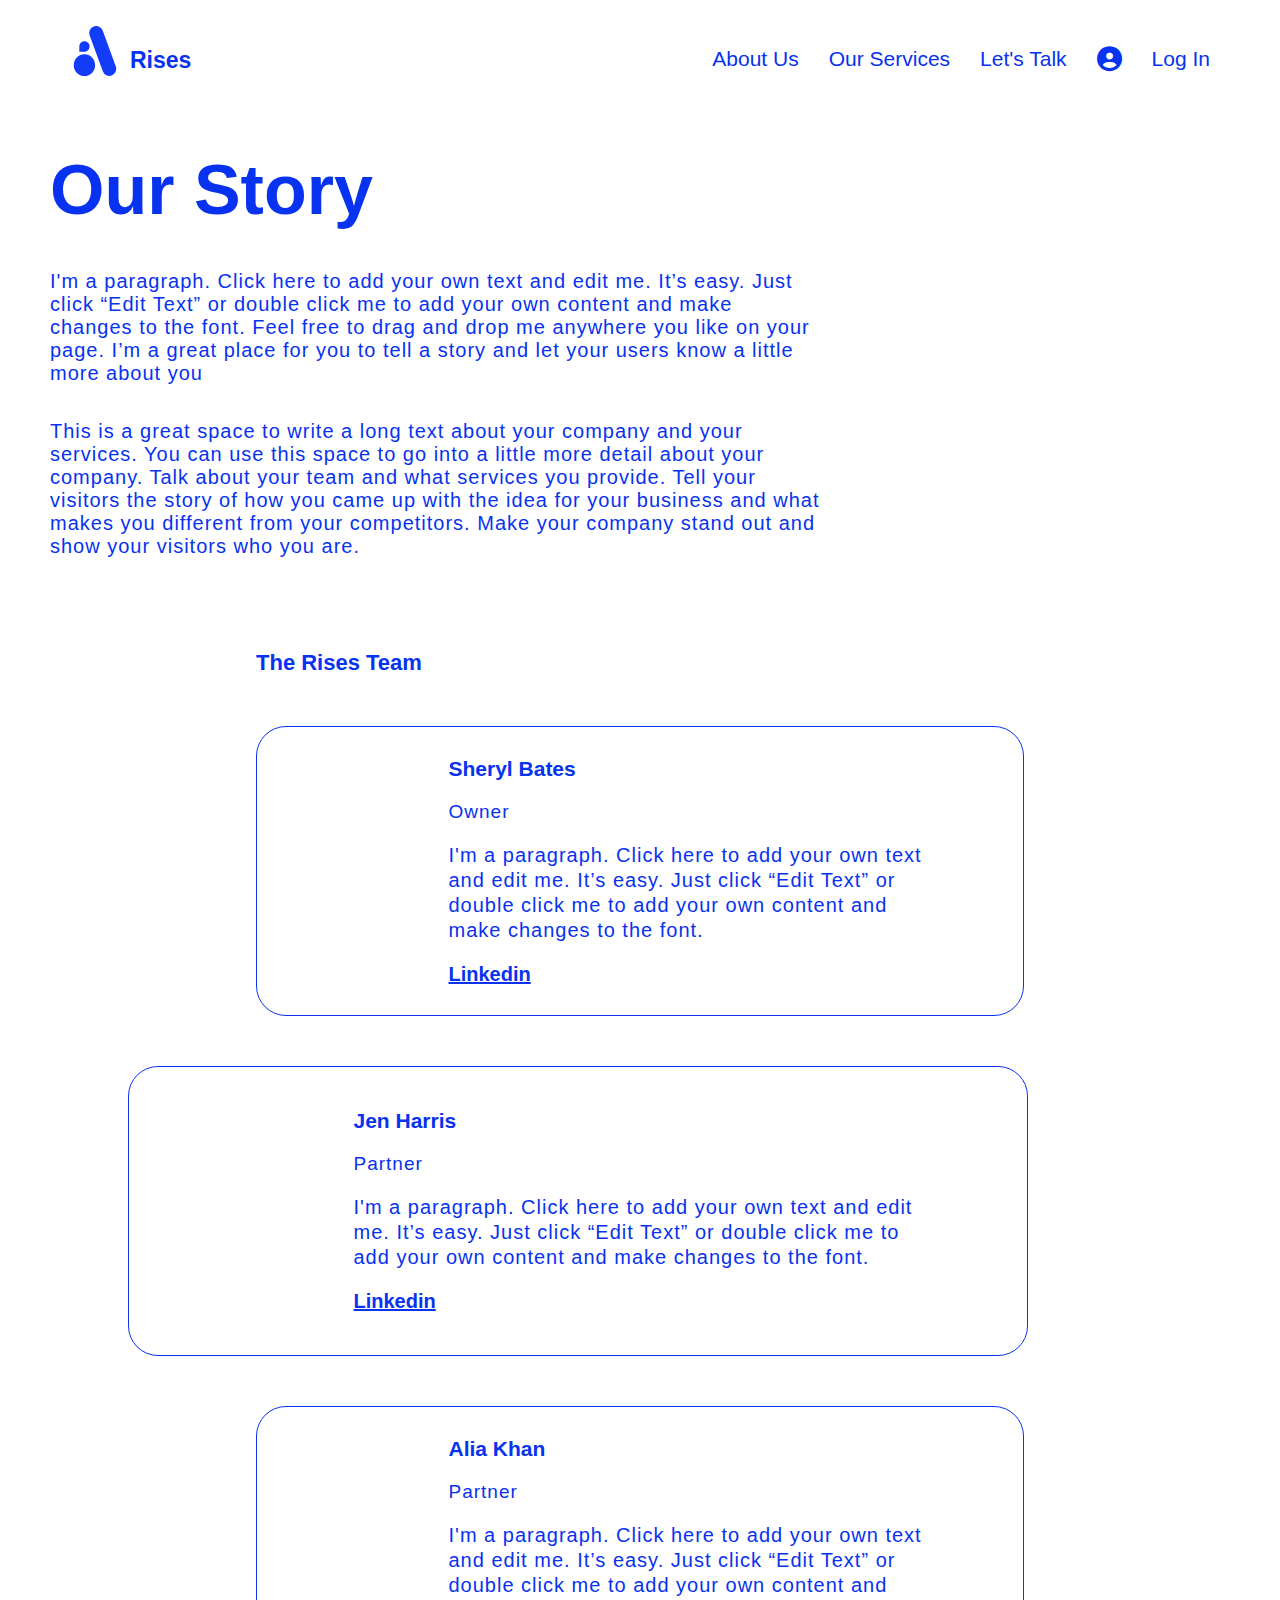
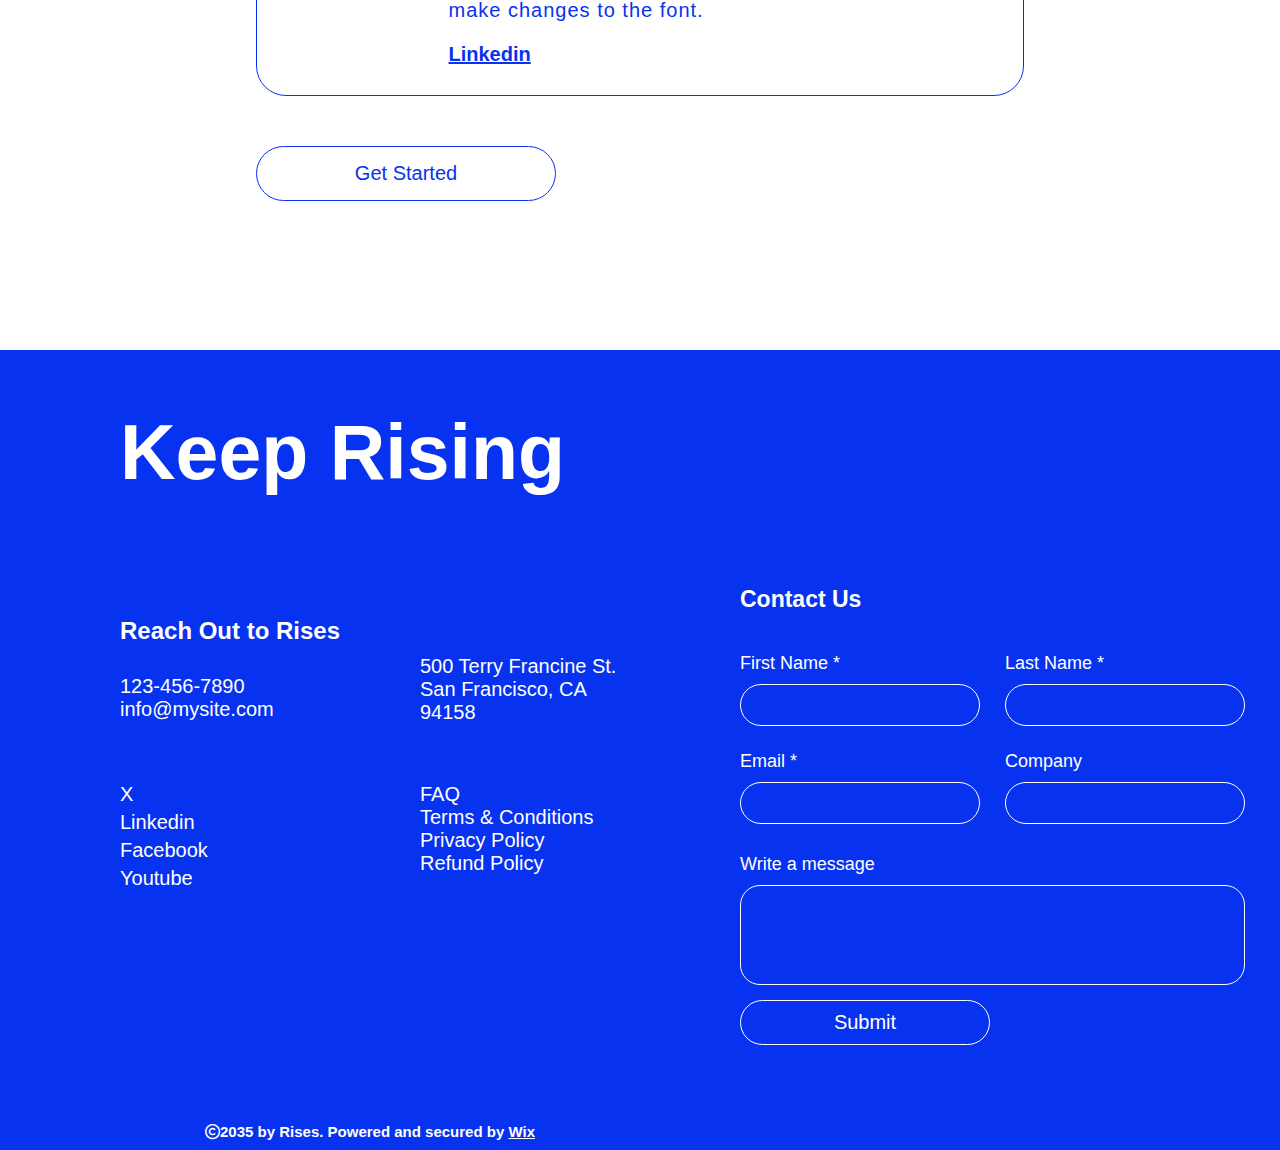
<file: About Us/about.html>
<!DOCTYPE html>
<html lang="en">
<head>
    <meta charset="UTF-8">
    <meta name="viewport" content="width=device-width, initial-scale=1.0">
    <link rel="icon" href="https://i.pcmag.com/imagery/reviews/00Z1mnZCcGR9r9D5hNbsFbW-36.fit_scale.size_1028x578.v1612863800.jpg">
    <title>About Us</title>
    <link rel="stylesheet" href="./about.css">
    <link rel="stylesheet" href="https://cdnjs.cloudflare.com/ajax/libs/font-awesome/6.7.2/css/all.min.css" integrity="sha512-Evv84Mr4kqVGRNSgIGL/F/aIDqQb7xQ2vcrdIwxfjThSH8CSR7PBEakCr51Ck+w+/U6swU2Im1vVX0SVk9ABhg==" crossorigin="anonymous" referrerpolicy="no-referrer" />
</head>
<body>
     <header>
        <div class="headerChild hdr1">
          <a href="../index.html"><svg preserveAspectRatio="xMidYMid meet" data-bbox="28 20.003 136 159.997" viewBox="28 20.003 136 159.997" height="50" width="50" xmlns="http://www.w3.org/2000/svg" data-type="color" role="img" aria-label="Homepage"><defs><style>#comp-lq0vrzva svg [data-color="1"] {fill: #0732EF;}</style></defs>
    <g>
        <path d="M45.862 102.156V85.268c0-9.059 7.344-16.402 16.403-16.402 9.059 0 16.403 7.464 16.403 16.523 0 9.193-7.453 16.768-16.647 16.768H45.862z" fill="#133CF8" data-color="1"></path>
        <path d="M62.218 110.554C43.32 110.554 28 126.1 28 145.277S43.32 180 62.218 180s34.218-15.546 34.218-34.723-15.32-34.723-34.218-34.723z" fill="#133CF8" data-color="1"></path>
        <path d="M149.446 178.111a22.01 22.01 0 0 1-28.482-13.063L78.962 50.184c-4.223-11.548 1.683-24.421 13.19-28.754a22.008 22.008 0 0 1 28.481 13.063l42.002 114.863c4.223 11.548-1.682 24.422-13.189 28.755z" fill="#133CF8" data-color="1"></path>
    </g>
 </svg></a>  
    <p>Rises</p>
        </div>
        <div class="headerChild hdr2">
            <nav>
                <ul>
                  <a style="color:#0732EF" href=""><li>About Us</li></a>
                    
                    <li>Our Services</li>
                    <a style="color:#0732EF" href="#ftr"> <li>Let's Talk</li></a>
                   
                    <li><i class="fa-solid fa-circle-user"></i></li>
                    <input class="check2" id="check2" type="checkbox">
                    <label for="check2">
                      <p class="hdr-log">Log In</p>
                      <div class="login-line1 sam"></div>
                      <div class="login-line2 sam"></div>
                    </label>
                     <div class="loginform">
                      
                      <form action="">
                        <div class="formrow">
                          <div class="inputdiv">
                            <p>First Name *</p>
                            <input required type="text">
                          </div>
                          <div class="inputdiv">
                            <p>Last Name *</p>
                            <input required type="text">
                          </div>
                        </div>
                         <div class="formrow">
                          <div class="inputdiv">
                            <p>Email *</p>
                            <input required type="email">
                          </div>
                          <div class="inputdiv">
                            <p>Company</p>
                            <input required type="text">
                          </div>
                        </div>
                        <div class="textareadiv">
                          <p>Write a message</p>
                          <textarea name="" id=""></textarea>
                        </div>
                         <button>Submit</button>
                      </form>
            </div>
                    
                </ul>
            </nav>
            

           
            
            <input class="check" id="check" type="checkbox">
            
            <label for="check">
                <div class="lineDiv">
                  <div class="line1"></div>
                  <div class="line2"></div>
                  <div class="line3"></div>
                </div>
               
            </label>
            <div class="navdi">
               <ul>
                <li class="hdr-log"><i class="fa-solid fa-circle-user"></i>
                 Log In</li>
                <li>About Us</li>
                <li>Our Services</li>
                <li> Talk</li>
               </ul>
            </div>
            
        </div>
    </header>

    <main id="m34n">
        <div class="ourPdiv">
            <h1>Our Story</h1>

            <p>I'm a paragraph. Click here to add your own text and edit me. It’s easy. Just click “Edit Text” or double click me to add your own content and make changes to the font. Feel free to drag and drop me anywhere you like on your page. I’m a great place for you to tell a story and let your users know a little more about you​</p>

            <p>This is a great space to write a long text about your company and your services. You can use this space to go into a little more detail about your company. Talk about your team and what services you provide. Tell your visitors the story of how you came up with the idea for your business and what makes you different from your competitors. Make your company stand out and show your visitors who you are.</p>
        </div>
    </main>
    <section>
      <div class="risesteamdiv">
        <p>The Rises Team</p>
      </div>

      <div class="cardrow">
        <div class="card">
          <div class="left">
            <div class="imagediv">

            </div>
          </div>
          <div class="right">
            <div class="cardcolumn">
              <p class="name">Sheryl Bates</p>

              <p class="otherp">Owner</p>

              <p class="other">I'm a paragraph. Click here to add your own text and edit me. It’s easy. Just click “Edit Text” or double click me to add your own content and make changes to the font.</p>

              <a href="https://www.linkedin.com/company/wix-com" target="_blank">Linkedin</a>
            </div>
          </div>
        </div>
      </div>
      <div class="cardrow2">
        <div class="card">
          <div class="left">
            <div class="imagediv">

            </div>
          </div>
          <div class="right">
            <div class="cardcolumn">
              <p class="name">Jen Harris</p>

              <p class="otherp">Partner</p>

              <p class="other">I'm a paragraph. Click here to add your own text and edit me. It’s easy. Just click “Edit Text” or double click me to add your own content and make changes to the font.</p>

              <a href="https://www.linkedin.com/company/wix-com" target="_blank">Linkedin</a>
            </div>
          </div>
        </div>
      </div>
      <div class="cardrow">
        <div class="card">
          <div class="left">
            <div class="imagediv2">

            </div>
          </div>
          <div class="right">
            <div class="cardcolumn">
              <p class="name">Alia Khan</p>

              <p class="otherp">Partner</p>

              <p class="other">I'm a paragraph. Click here to add your own text and edit me. It’s easy. Just click “Edit Text” or double click me to add your own content and make changes to the font.</p>

              <a href="https://www.linkedin.com/company/wix-com" target="_blank">Linkedin</a>
            </div>
          </div>
        </div>
      </div>

      <div class="cardrow">
        <button>Get Started</button>
      </div>
    </section>
     <footer id="ftr">
      <div class="footermainchild ft1">
        <div class="keeprising k">
          <p>Keep Rising</p>
        </div>
        <div class="reach r">
          <div class="flexcolumn">
            <p class="rch">Reach Out to Rises</p>
            <div class="clmn">
              <p>123-456-7890</p>
              <p>info@mysite.com</p>
            </div>
          </div>
        </div>
        <div class="address d">
          <div class="dflex">
                      <p>500 Terry Francine St.
San Francisco, CA 94158</p>
          </div>

        </div>
        <div class="socials s">
          <div class="socialsflex">
            <a href="https://x.com/wix" target="_blank"><p>X</p></a>
            <a href="https://www.linkedin.com/company/wix-com" target="_blank"><p>Linkedin</p></a>
            <a href="https://www.facebook.com/wix" target="_blank"><p>Facebook</p></a>
            <a href="https://www.youtube.com/user/Wix" target="_blank"><p>Youtube</p></a>
            
          </div>
        </div>
        <div class="faq f">
          <div class="faqflex">
            <p>FAQ</p>
            <p>Terms & Conditions</p>
            <p>Privacy Policy</p>
            <p>Refund Policy</p>
          </div>
        </div>
        <div class="footerendp e">
          <a href="https://www.wix.com/?utm_campaign=vir_created_with" target="_blank"><p><i class="fa-regular fa-copyright"></i>2035 by Rises. Powered and secured by <span>Wix</span></p></a>
          
        </div>
      </div>
      <form class="footermainchild ft2">
        <div class="space sp">
          <p>Keep Rising</p>
        </div>
        <div class="firstname fn">
          
            
            <div class="inflex">
              <div class="inputflex">
            <p>Contact Us</p>
          </div>
              <label for="">First Name *</label>
              <input required type="text">
            </div>
          
        </div>
        <div class="lastname ln">
          <div class="inflex">
              <label for="">Last Name *</label>
          <input required type="text">
          </div>
        
        </div>
        <div class="email em">
          <div class="inflex">
            <label for="">Email *</label>
            <input required type="email"> 
          </div>
        </div>
        <div class="company cm">
          <div class="inflex">
            <label for="">Company</label>
            <input required type="text">
          </div>
        </div>
        <div class="message ms">
          <div class="inflex">
            <label for="">Write a message</label>
            <textarea name="" id=""></textarea>
            <button>Submit</button>
          </div>
        </div>
      </form>
    </footer>
</body>
</html>
</file>
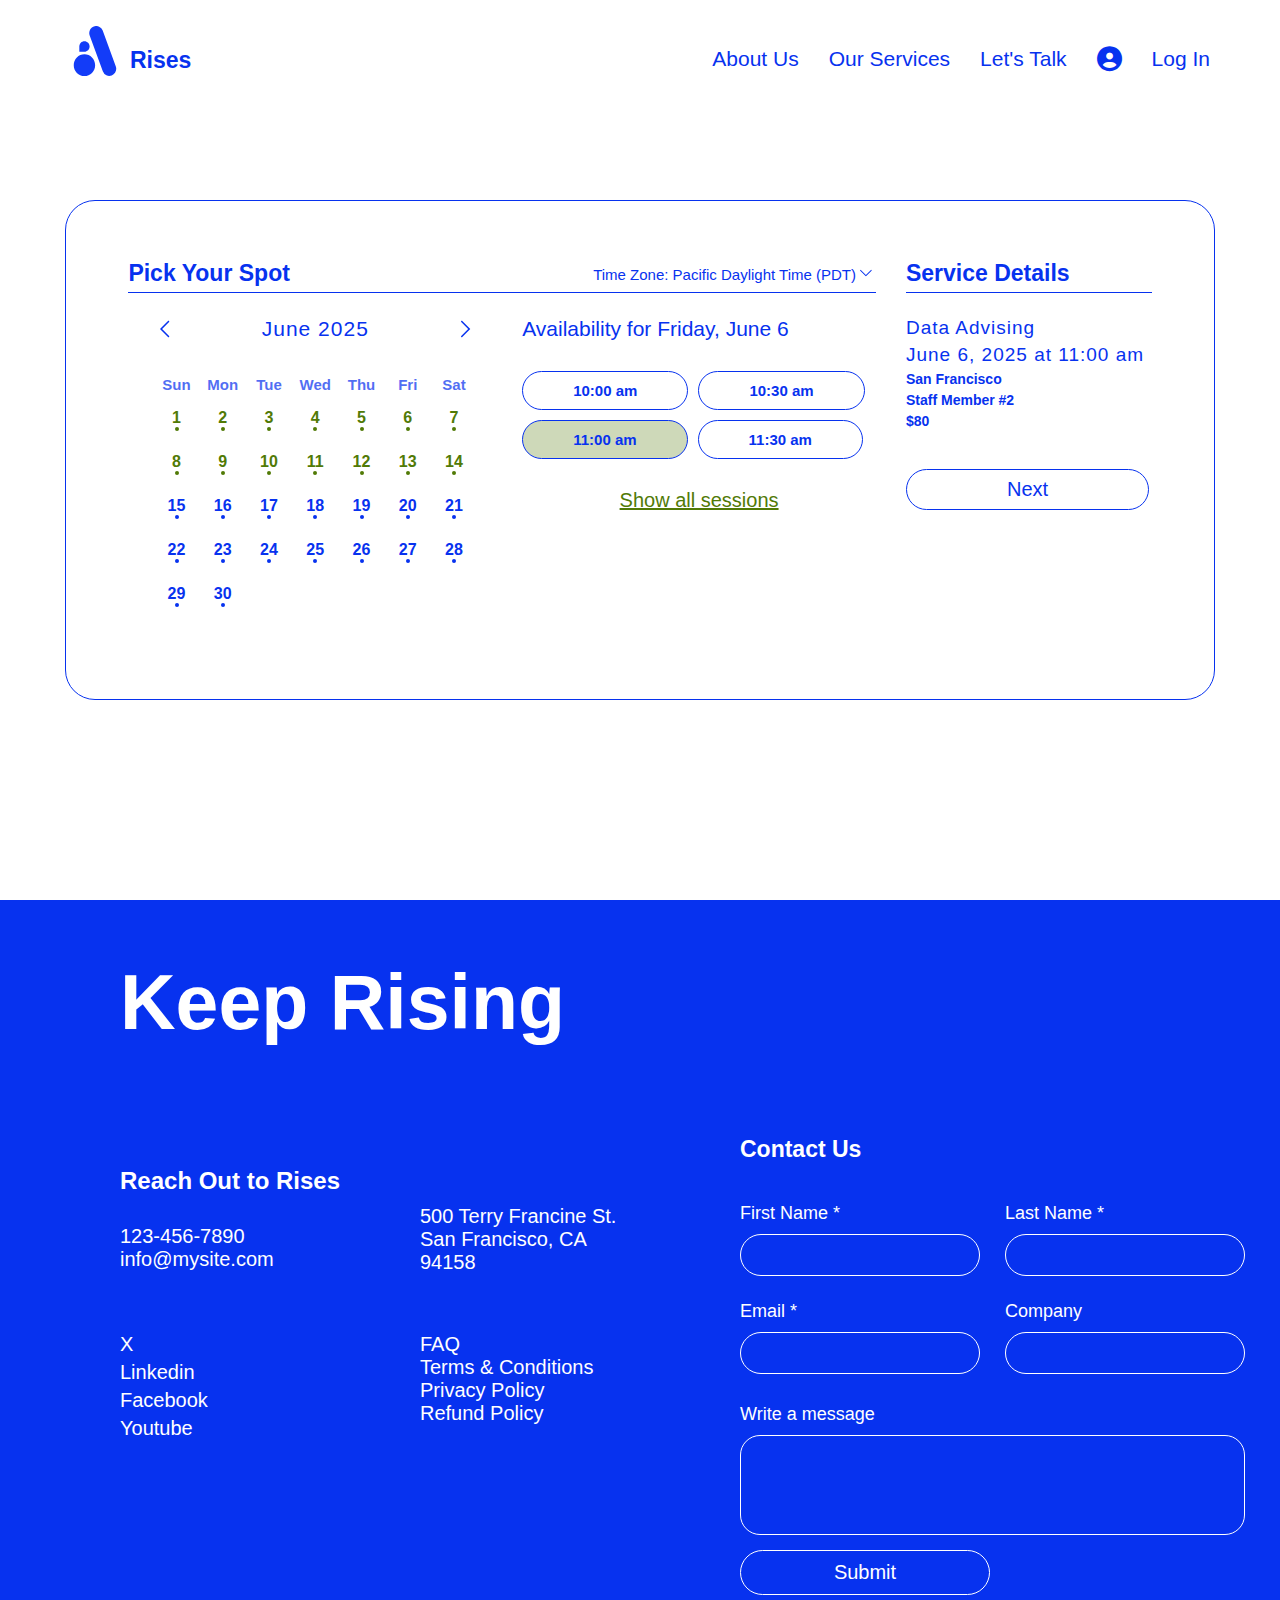
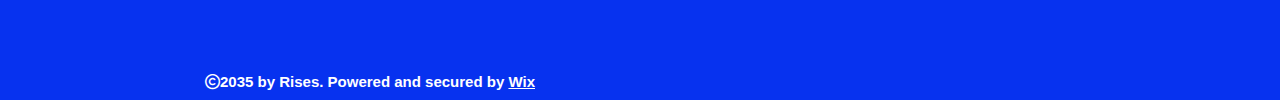
<file: Data Advising/Data Advising.html>
<!DOCTYPE html>
<html lang="en">
<head>
    <meta charset="UTF-8">
    <meta name="viewport" content="width=device-width, initial-scale=1.0">
    <title>Data Advising</title>
    <link rel="icon" href="https://i.pcmag.com/imagery/reviews/00Z1mnZCcGR9r9D5hNbsFbW-36.fit_scale.size_1028x578.v1612863800.jpg">
    <link rel="stylesheet" href=".//Data Advising.css">
     <link rel="stylesheet" href="https://cdnjs.cloudflare.com/ajax/libs/font-awesome/6.7.2/css/all.min.css" integrity="sha512-Evv84Mr4kqVGRNSgIGL/F/aIDqQb7xQ2vcrdIwxfjThSH8CSR7PBEakCr51Ck+w+/U6swU2Im1vVX0SVk9ABhg==" crossorigin="anonymous" referrerpolicy="no-referrer" />
</head>
<body>
   <header>
        <div class="headerChild hdr1">
          <a href="../index.html"><svg preserveAspectRatio="xMidYMid meet" data-bbox="28 20.003 136 159.997" viewBox="28 20.003 136 159.997" height="50" width="50" xmlns="http://www.w3.org/2000/svg" data-type="color" role="img" aria-label="Homepage"><defs><style>#comp-lq0vrzva svg [data-color="1"] {fill: #0732EF;}</style></defs>
    <g>
        <path d="M45.862 102.156V85.268c0-9.059 7.344-16.402 16.403-16.402 9.059 0 16.403 7.464 16.403 16.523 0 9.193-7.453 16.768-16.647 16.768H45.862z" fill="#133CF8" data-color="1"></path>
        <path d="M62.218 110.554C43.32 110.554 28 126.1 28 145.277S43.32 180 62.218 180s34.218-15.546 34.218-34.723-15.32-34.723-34.218-34.723z" fill="#133CF8" data-color="1"></path>
        <path d="M149.446 178.111a22.01 22.01 0 0 1-28.482-13.063L78.962 50.184c-4.223-11.548 1.683-24.421 13.19-28.754a22.008 22.008 0 0 1 28.481 13.063l42.002 114.863c4.223 11.548-1.682 24.422-13.189 28.755z" fill="#133CF8" data-color="1"></path>
    </g>
 </svg></a>  
    <p>Rises</p>
        </div>
        <div class="headerChild hdr2">
            <nav>
                <ul>
                  <a style="color:#0732EF" href="../About Us/about.html" target="_blank"><li>About Us</li></a>
                    
                   <a style="color:#0732EF" href="../Our Services/our services.html" target="_blank"> <li>Our Services</li></a>
                    <a style="color:#0732EF" href="#ftr"> <li>Let's Talk</li></a>
                   
                    <li><i class="fa-solid fa-circle-user"></i></li>
                    <input class="check2" id="check2" type="checkbox">
                    <label for="check2">
                      <p class="hdr-log">Log In</p>
                      <div class="login-line1 sam"></div>
                      <div class="login-line2 sam"></div>
                    </label>
                     <div class="loginform">
                      
                      <form action="">
                        <div class="formrow">
                          <div class="inputdiv">
                            <p>First Name *</p>
                            <input required type="text">
                          </div>
                          <div class="inputdiv">
                            <p>Last Name *</p>
                            <input required type="text">
                          </div>
                        </div>
                         <div class="formrow">
                          <div class="inputdiv">
                            <p>Email *</p>
                            <input required type="email">
                          </div>
                          <div class="inputdiv">
                            <p>Company</p>
                            <input required type="text">
                          </div>
                        </div>
                        <div class="textareadiv">
                          <p>Write a message</p>
                          <textarea name="" id=""></textarea>
                        </div>
                         <button>Submit</button>
                      </form>
            </div>
                    
                </ul>
            </nav>
            

           
            
            <input class="check" id="check" type="checkbox">
            
            <label for="check">
                <div class="lineDiv">
                  <div class="line1"></div>
                  <div class="line2"></div>
                  <div class="line3"></div>
                </div>
               
            </label>
            <div class="navdi">
               <ul>
                <li class="hdr-log"><i class="fa-solid fa-circle-user"></i>
                 Log In</li>
                <a href="../About Us/about.html"><li>About Us</li></a>
                <a href="../Our Services/our services.html"><li>Our Services</li></a>
                <li> Talk</li>
               </ul>
            </div>
            
        </div>
    </header>
     <div class="calendarCenter">
         <div class="calendarmaaindiv">
      <div class="calendarchild1">
        <div class="top-part">
          <div class="top-column">
            <div class="kide-row">
              <p class="pick">Pick Your Spot</p>
              <div class="psvg">
                 <p class="timezone">Time Zone: Pacific Daylight Time (PDT) </p>
              <svg class="chevron" viewBox="0 0 24 24" fill="currentColor" width="20" height="20" aria-hidden="true" class="sZtEhEr"><path fill-rule="evenodd" d="M18.2546728,8.18171329 L18.9617796,8.88882007 L12.5952867,15.2537133 L12.5978964,15.2558012 L11.8907896,15.962908 L11.8882867,15.9607133 L11.8874628,15.9617796 L11.180356,15.2546728 L11.1812867,15.2527133 L4.81828671,8.88882007 L5.52539349,8.18171329 L11.8882867,14.5457133 L18.2546728,8.18171329 Z"></path></svg>
              </div>
             
            </div>
            
            <div class="line"></div>
          </div>
        </div>
        <div class="main-part">
          <div class="mainpartchilds fr-child">
            <div class="frchildtop">
              <svg viewBox="0 0 24 24" fill="currentColor" width="24" height="24" class="sr7Ezrg"><path d="M9.12210136,12 L16.0596461,18.9393399 C16.352647,19.2321253 16.3528218,19.706999 16.0600364,20 C15.7672509,20.293001 15.2923772,20.2931757 14.9993763,20.0003903 L7,12 L14.9993763,3.99960971 C15.2923772,3.70682428 15.7672509,3.70699902 16.0600364,4 C16.3528218,4.29300098 16.352647,4.76787468 16.0596461,5.0606601 L9.12210136,12 Z"></path></svg>
              <p>June 2025</p>
              <svg viewBox="0 0 24 24" fill="currentColor" width="24" height="24" class="sr7Ezrg"><path d="M8.22083109,4 C8.51380539,3.70718788 8.9886791,3.70731936 9.28149122,4.00029365 L17.2763084,12 L9.28047689,19.9997063 C8.98766478,20.2926806 8.51279106,20.2928121 8.21981676,20 C7.92684246,19.7071879 7.92671099,19.2323142 8.21952311,18.9393399 L15.1555752,12 L8.22053744,5.06066013 C7.92772532,4.76768583 7.92785679,4.29281212 8.22083109,4 Z"></path></svg>
            </div>
            <div class="actualcalendar">
              <div class="calendarrow">
                <p class="month">Sun</p>
                 <div class="dotdiv">
                  <p style="color: rgb(81, 122, 6)">1</p>
                  <div style="background-color: rgb(81, 122, 6);" class="dot"></div>
                 </div>
                <div class="dotdiv">
                  <p style="color: rgb(81, 122, 6);">8</p>
                  <div style="background-color: rgb(81, 122, 6);" class="dot"></div>
                </div>
                <div class="dotdiv">
                  <p>15</p>
                  <div class="dot"></div>
                </div>
                <div class="dotdiv">
                  <p>22</p>
                  <div class="dot"></div>
                </div>
                <div class="dotdiv">
                  <p>29</p>
                  <div class="dot"></div>
                </div>
              </div>
               <div class="calendarrow">
                <p class="month">Mon</p>
                 <div class="dotdiv">
                  <p style="color: rgb(81, 122, 6);">2</p>
                  <div style="background-color: rgb(81, 122, 6);" class="dot"></div>
                 </div>
                <div class="dotdiv">
                  <p style="color:rgb(81, 122, 6)">9</p>
                  <div style="background-color: rgb(81, 122, 6);" class="dot"></div>
                </div>
                <div class="dotdiv">
                  <p>16</p>
                  <div class="dot"></div>
                </div>
                <div class="dotdiv">
                  <p>23</p>
                  <div class="dot"></div>
                </div>
                <div class="dotdiv">
                  <p>30</p>
                  <div class="dot"></div>
                </div>
              </div>
               <div class="calendarrow">
                <p class="month">Tue</p>
                 <div class="dotdiv">
                  <p style="color: rgb(81, 122, 6)">3</p>
                  <div style="background-color: rgb(81, 122, 6);" class="dot"></div>
                 </div>
                <div class="dotdiv">
                  <p style="color: rgb(81, 122, 6);">10</p>
                  <div style="background-color: rgb(81, 122, 6);" class="dot"></div>
                </div>
                <div class="dotdiv">
                  <p>17</p>
                  <div class="dot"></div>
                </div>
                <div class="dotdiv">
                  <p>24</p>
                  <div class="dot"></div>
                </div>
              </div>
              <div class="calendarrow">
                <p class="month">Wed</p>
                 <div class="dotdiv">
                  <p style="color: rgb(81, 122, 6);">4</p>
                  <div style="background-color: rgb(81, 122, 6);" class="dot"></div>
                 </div>
                <div class="dotdiv">
                  <p style="color: rgb(81, 122, 6);">11</p>
                  <div style="background-color: rgb(81, 122, 6);" class="dot"></div>
                </div>
                <div class="dotdiv">
                  <p>18</p>
                  <div class="dot"></div>
                </div>
                <div class="dotdiv">
                  <p>25</p>
                  <div class="dot"></div>
                </div>
              </div>
              <div class="calendarrow">
                <p class="month">Thu</p>
                 <div class="dotdiv">
                  <p style="color: rgb(81, 122, 6);">5</p>
                  <div style="background-color: rgb(81, 122, 6);" class="dot"></div>
                 </div>
                <div class="dotdiv">
                  <p style="color: rgb(81, 122, 6);">12</p>
                  <div style="background-color: rgb(81, 122, 6);" class="dot"></div>
                </div>
                <div class="dotdiv">
                  <p>19</p>
                  <div class="dot"></div>
                </div>
                <div class="dotdiv">
                  <p>26</p>
                  <div class="dot"></div>
                </div>
              </div>
              <div class="calendarrow">
                <p class="month">Fri</p>
                 <div class="dotdiv">
                  <p style="color: rgb(81, 122, 6);">6</p>
                  <div style="background-color: rgb(81, 122, 6);" class="dot"></div>
                 </div>
                <div class="dotdiv">
                  <p style="color: rgb(81, 122, 6);">13</p>
                  <div style="background-color: rgb(81, 122, 6);" class="dot"></div>
                </div>
                <div class="dotdiv">
                  <p>20</p>
                  <div class="dot"></div>
                </div>
                <div class="dotdiv">
                  <p>27</p>
                  <div  class="dot"></div>
                </div>
              </div>
               <div class="calendarrow">
                <p class="month">Sat</p>
                 <div class="dotdiv">
                  <p style="color: rgb(81, 122, 6);">7</p>
                  <div style="background-color: rgb(81, 122, 6);" class="dot"></div>
                 </div>
                <div class="dotdiv">
                  <p style="color: rgb(81, 122, 6);">14</p>
                  <div style="background-color: rgb(81, 122, 6);" class="dot"></div>
                </div>
                <div class="dotdiv">
                  <p>21</p>
                  <div class="dot"></div>
                </div>
                <div class="dotdiv">
                  <p>28</p>
                  <div class="dot"></div>
                </div>
              </div>
             
            </div>
          </div>
          <div class="mainpartchilds sc-child">
            <p>Availability for Friday, June 6</p>
            <div class="timecolumn">
              <div class="buttonrow">
                <button>10:00 am</button>
                 <button>10:30 am</button>
              </div>
              <div class="buttonrow">
                <button style="background-color: rgba(81, 122, 6, 0.284);">11:00 am</button>
                 <button>11:30 am</button>
              </div>
            </div>
            <div class="sessionsdiv">
              <p style="color: rgb(81, 122, 6);">Show all sessions</p>
            </div>
          </div>
        </div>
      </div>
      <div class="calendarchild2">
        <div class="detailscolumn">
            <p>Service Details</p>
            <div class="lineee"></div>
        </div>
        <div class="calendarend">
          <p class="endP">Data Advising</p>
          <p class="endP">June 6, 2025 at 11:00 am</p>
          <p class="miniP">San Francisco</p>
          <p class="miniP">Staff Member #2</p>
          <p class="miniP">$80</p>
        </div>
        <div class="buttondiv">
          <button>Next</button>
        </div>
      </div>
    </div>
     </div>
        <footer id="ftr">
      <div class="footermainchild ft1">
        <div class="keeprising k">
          <p>Keep Rising</p>
        </div>
        <div class="reach r">
          <div class="flexcolumn">
            <p class="rch">Reach Out to Rises</p>
            <div class="clmn">
              <p>123-456-7890</p>
              <p>info@mysite.com</p>
            </div>
          </div>
        </div>
        <div class="address d">
          <div class="dflex">
                      <p>500 Terry Francine St.
San Francisco, CA 94158</p>
          </div>

        </div>
        <div class="socials s">
          <div class="socialsflex">
            <a href="https://x.com/wix" target="_blank"><p>X</p></a>
            <a href="https://www.linkedin.com/company/wix-com" target="_blank"><p>Linkedin</p></a>
            <a href="https://www.facebook.com/wix" target="_blank"><p>Facebook</p></a>
            <a href="https://www.youtube.com/user/Wix" target="_blank"><p>Youtube</p></a>
            
          </div>
        </div>
        <div class="faq f">
          <div class="faqflex">
            <p>FAQ</p>
            <p>Terms & Conditions</p>
            <p>Privacy Policy</p>
            <p>Refund Policy</p>
          </div>
        </div>
        <div class="footerendp e">
          <a href="https://www.wix.com/?utm_campaign=vir_created_with" target="_blank"><p><i class="fa-regular fa-copyright"></i>2035 by Rises. Powered and secured by <span>Wix</span></p></a>
          
        </div>
      </div>
      <form class="footermainchild ft2">
        <div class="space sp">
          <p>Keep Rising</p>
        </div>
        <div class="firstname fn">
          
            
            <div class="inflex">
              <div class="inputflex">
            <p>Contact Us</p>
          </div>
              <label for="">First Name *</label>
              <input required type="text">
            </div>
          
        </div>
        <div class="lastname ln">
          <div class="inflex">
              <label for="">Last Name *</label>
          <input required type="text">
          </div>
        
        </div>
        <div class="email em">
          <div class="inflex">
            <label for="">Email *</label>
            <input required type="email"> 
          </div>
        </div>
        <div class="company cm">
          <div class="inflex">
            <label for="">Company</label>
            <input required type="text">
          </div>
        </div>
        <div class="message ms">
          <div class="inflex">
            <label for="">Write a message</label>
            <textarea name="" id=""></textarea>
            <button>Submit</button>
          </div>
        </div>
      </form>
    </footer>
</body>
</html>
</file>
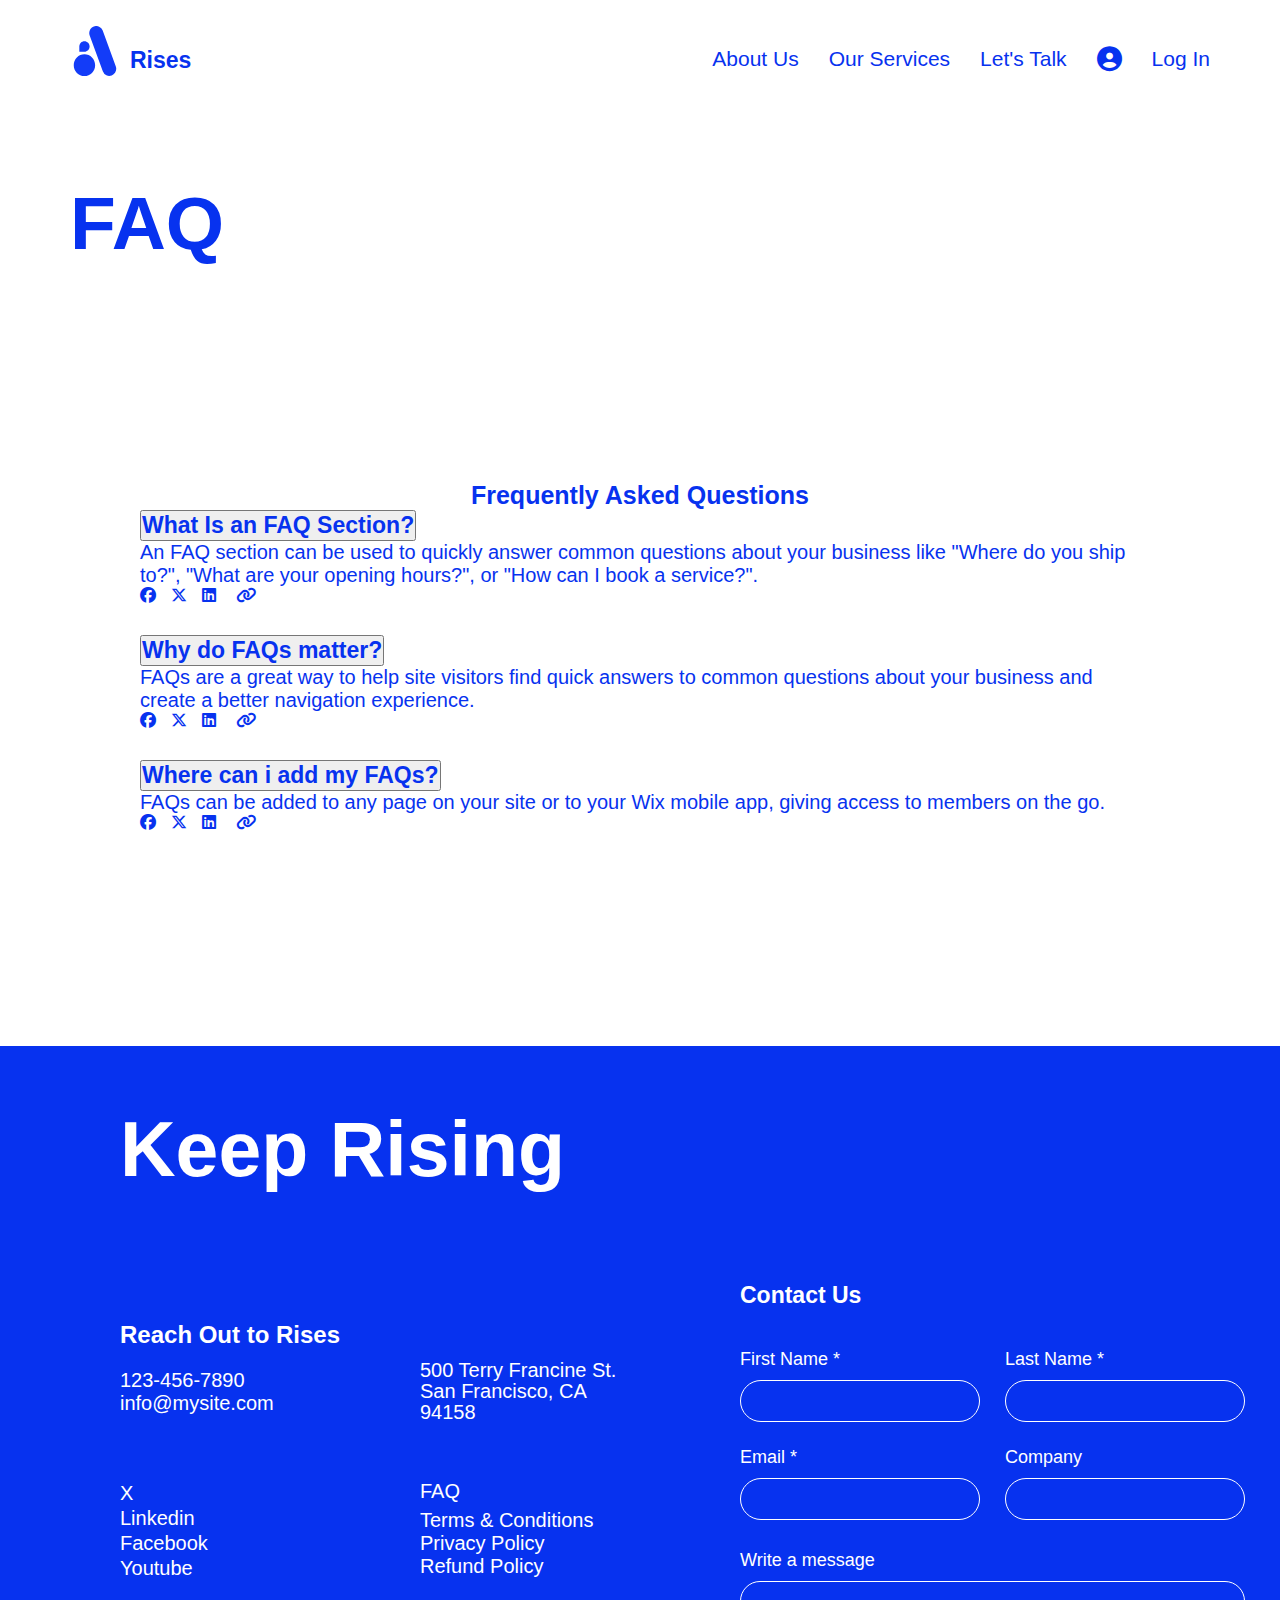
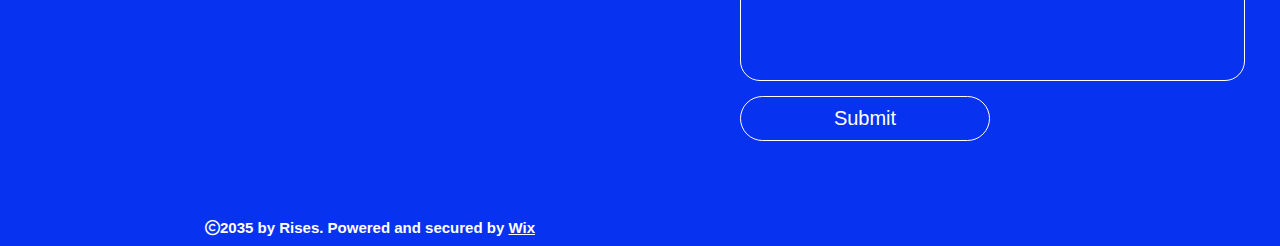
<file: FAQ/FAQ.html>
<!DOCTYPE html>
<html lang="en">
<head>
    <meta charset="UTF-8">
    <meta name="viewport" content="width=device-width, initial-scale=1.0">
    <title>FAQ</title>
    <link rel="icon" href="https://i.pcmag.com/imagery/reviews/00Z1mnZCcGR9r9D5hNbsFbW-36.fit_scale.size_1028x578.v1612863800.jpg">
    <link rel="stylesheet" href="./FAQ.css">
    <link href="https://cdn.jsdelivr.net/npm/bootstrap@5.3.6/dist/css/bootstrap.min.css" rel="stylesheet" integrity="sha384-4Q6Gf2aSP4eDXB8Miphtr37CMZZQ5oXLH2yaXMJ2w8e2ZtHTl7GptT4jmndRuHDT" crossorigin="anonymous">
    <link rel="stylesheet" href="https://cdnjs.cloudflare.com/ajax/libs/font-awesome/6.7.2/css/all.min.css" integrity="sha512-Evv84Mr4kqVGRNSgIGL/F/aIDqQb7xQ2vcrdIwxfjThSH8CSR7PBEakCr51Ck+w+/U6swU2Im1vVX0SVk9ABhg==" crossorigin="anonymous" referrerpolicy="no-referrer" />
</head>
<body>
     <header>
        <div class="headerChild hdr1">
          <a href="../index.html"><svg preserveAspectRatio="xMidYMid meet" data-bbox="28 20.003 136 159.997" viewBox="28 20.003 136 159.997" height="50" width="50" xmlns="http://www.w3.org/2000/svg" data-type="color" role="img" aria-label="Homepage"><defs><style>#comp-lq0vrzva svg [data-color="1"] {fill: #0732EF;}</style></defs>
    <g>
        <path d="M45.862 102.156V85.268c0-9.059 7.344-16.402 16.403-16.402 9.059 0 16.403 7.464 16.403 16.523 0 9.193-7.453 16.768-16.647 16.768H45.862z" fill="#133CF8" data-color="1"></path>
        <path d="M62.218 110.554C43.32 110.554 28 126.1 28 145.277S43.32 180 62.218 180s34.218-15.546 34.218-34.723-15.32-34.723-34.218-34.723z" fill="#133CF8" data-color="1"></path>
        <path d="M149.446 178.111a22.01 22.01 0 0 1-28.482-13.063L78.962 50.184c-4.223-11.548 1.683-24.421 13.19-28.754a22.008 22.008 0 0 1 28.481 13.063l42.002 114.863c4.223 11.548-1.682 24.422-13.189 28.755z" fill="#133CF8" data-color="1"></path>
    </g>
 </svg></a>  
    <p>Rises</p>
        </div>
        <div class="headerChild hdr2">
            <nav>
                <ul>
                  <a style="color:#0732EF" href="../About Us/about.html" target="_blank"><li>About Us</li></a>
                    
                    <a style="color:#0732EF" href="../Our Services/our services.html" target="_blank"><li>Our Services</li></a>
                    <a style="color:#0732EF" href="#ftr"> <li>Let's Talk</li></a>
                   
                    <li><i class="fa-solid fa-circle-user"></i></li>
                    <input class="check2" id="check2" type="checkbox">
                    <label for="check2">
                      <p class="hdr-log">Log In</p>
                      <div class="login-line1 sam"></div>
                      <div class="login-line2 sam"></div>
                    </label>
                     <div class="loginform">
                      
                      <form action="">
                        <div class="formrow">
                          <div class="inputdiv">
                            <p>First Name *</p>
                            <input required type="text">
                          </div>
                          <div class="inputdiv">
                            <p>Last Name *</p>
                            <input required type="text">
                          </div>
                        </div>
                         <div class="formrow">
                          <div class="inputdiv">
                            <p>Email *</p>
                            <input required type="email">
                          </div>
                          <div class="inputdiv">
                            <p>Company</p>
                            <input required type="text">
                          </div>
                        </div>
                        <div class="textareadiv">
                          <p>Write a message</p>
                          <textarea name="" id=""></textarea>
                        </div>
                         <button>Submit</button>
                      </form>
            </div>
                    
                </ul>
            </nav>
            

           
            
            <input class="check" id="check" type="checkbox">
            
            <label for="check">
                <div class="lineDiv">
                  <div class="line1"></div>
                  <div class="line2"></div>
                  <div class="line3"></div>
                </div>
               
            </label>
            <div class="navdi">
               <ul>
                <a href="../Login/Login.html"><li class="hdr-log"><i class="fa-solid fa-circle-user"></i>
                 Log In</li></a>
                <a href="../About Us/about.html"><li>About Us</li></a>
                <a href="../Our Services/our services.html"><li>Our Services</li></a>
                <a href="#ftr"><li > Talk</li></a>
               </ul>
            </div>
            
        </div>
    </header>

    <main>
      <div class="faqdiv">
        <h1>FAQ</h1>
      </div>
    </main>

    <section>
      <div style="width: 1000px;" class="accordion" id="accordionPanelsStayOpenExample">
        <div style="display: flex;width: 100%;
        justify-content: center;align-items:end;" class="questions">
          <p style="color: #0732EF;font-size: 25px;
          font-weight: bold;margin-bottom: 30px;">Frequently Asked Questions</p>
        </div>
  <div style="margin-bottom: 30px;" class="accordion-item">
    <h2 class="accordion-header">
      <button class="accordion-button" type="button" data-bs-toggle="collapse" data-bs-target="#panelsStayOpen-collapseOne" aria-expanded="true" aria-controls="panelsStayOpen-collapseOne">
        <p style="color: #0732EF;
        font-weight: bold;
        font-size: 23px;">What Is an FAQ Section?</p>
      </button>
    </h2>
    <div id="panelsStayOpen-collapseOne" class="accordion-collapse collapse show">
      <div class="accordion-body">
        <div style="display: flex;flex-direction: column;" class="accordionclmn">
          <p style="color:#0732EF;font-size: 20px;">An FAQ section can be used to quickly answer common questions about your business like "Where do you ship to?", "What are your opening hours?", or "How can I book a service?". </p>
          <div style="display: flex;gap: 15px;" class="rodi">
              <a href="https://www.facebook.com/sharer/sharer.php?u=https://www.wix.com/demone2/rises/faq?questionId=847ca3f0-5b64-474e-b5f3-411365f893b6&appDefId=14c92d28-031e-7910-c9a8-a670011e062d" target="_blank"><i style="color:#0732EF;" class="fa-brands fa-facebook"></i></a>
            <a href="https://x.com/intent/post?url=https%3A%2F%2Fwww.wix.com%2Fdemone2%2Frises%2Ffaq%3FquestionId%3D847ca3f0-5b64-474e-b5f3-411365f893b6&appDefId=14c92d28-031e-7910-c9a8-a670011e062d" target="_blank"><i style="color:#0732EF;" class="fa-brands fa-x-twitter"></i></a>
            <a href="https://www.linkedin.com/uas/login?session_redirect=https%3A%2F%2Fwww.linkedin.com%2FshareArticle%3Fmini%3Dtrue%26url%3Dhttps%3A%2F%2Fwww.wix.com%2Fdemone2%2Frises%2Ffaq%3FquestionId%3D847ca3f0-5b64-474e-b5f3-411365f893b6%26appDefId%3D14c92d28-031e-7910-c9a8-a670011e062d" target="_blank"><i style="color:#0732EF;" class="fa-brands fa-linkedin"></i></a>
            <i style="color:#0732EF;margin-left: 5px;" class="fa-solid fa-link"></i>
          </div>
        </div>
        
      </div>
    </div>
  </div>
  <div class="accordion-item">
    <h2 class="accordion-header">
      <button class="accordion-button collapsed" type="button" data-bs-toggle="collapse" data-bs-target="#panelsStayOpen-collapseTwo" aria-expanded="false" aria-controls="panelsStayOpen-collapseTwo">
        
         <p  style="color: #0732EF;
        font-weight: bold;
        font-size: 23px;">Why do FAQs matter?</p>
      </button>
    </h2>
    <div id="panelsStayOpen-collapseTwo" class="accordion-collapse collapse">
      <div class="accordion-body">
        <div style="display: flex;flex-direction: column;" class="accordionclmn">
          <p style="color:#0732EF;font-size: 20px;">FAQs are a great way to help site visitors find quick answers to common questions about your business and create a better navigation experience. </p>
          <div style="display: flex;gap: 15px;" class="rodi">
              <a href="https://www.facebook.com/sharer/sharer.php?u=https://www.wix.com/demone2/rises/faq?questionId=847ca3f0-5b64-474e-b5f3-411365f893b6&appDefId=14c92d28-031e-7910-c9a8-a670011e062d" target="_blank"><i style="color:#0732EF;" class="fa-brands fa-facebook"></i></a>
            <a href="https://x.com/intent/post?url=https%3A%2F%2Fwww.wix.com%2Fdemone2%2Frises%2Ffaq%3FquestionId%3D847ca3f0-5b64-474e-b5f3-411365f893b6&appDefId=14c92d28-031e-7910-c9a8-a670011e062d" target="_blank"><i style="color:#0732EF;" class="fa-brands fa-x-twitter"></i></a>
            <a href="https://www.linkedin.com/uas/login?session_redirect=https%3A%2F%2Fwww.linkedin.com%2FshareArticle%3Fmini%3Dtrue%26url%3Dhttps%3A%2F%2Fwww.wix.com%2Fdemone2%2Frises%2Ffaq%3FquestionId%3D847ca3f0-5b64-474e-b5f3-411365f893b6%26appDefId%3D14c92d28-031e-7910-c9a8-a670011e062d" target="_blank"><i style="color:#0732EF;" class="fa-brands fa-linkedin"></i></a>
            <i style="color:#0732EF;margin-left: 5px;" class="fa-solid fa-link"></i>
          </div>
        </div>
      </div>
    </div>
  </div>
  <div style="margin-top: 30px;" class="accordion-item">
    <h2 class="accordion-header">
      <button class="accordion-button collapsed" type="button" data-bs-toggle="collapse" data-bs-target="#panelsStayOpen-collapseThree" aria-expanded="false" aria-controls="panelsStayOpen-collapseThree">
        <p style="color: #0732EF;
        font-weight: bold;
        font-size: 23px;">
        Where can i add my FAQs?</p>
      </button>
    </h2>
    <div id="panelsStayOpen-collapseThree" class="accordion-collapse collapse">
      <div class="accordion-body">
         <div style="display: flex;flex-direction: column;" class="accordionclmn">
          <p style="color:#0732EF;font-size: 20px;">FAQs can be added to any page on your site or to your Wix mobile app, giving access to members on the go.</p>
          <div style="display: flex;gap: 15px;" class="rodi">
              <a href="https://www.facebook.com/sharer/sharer.php?u=https://www.wix.com/demone2/rises/faq?questionId=847ca3f0-5b64-474e-b5f3-411365f893b6&appDefId=14c92d28-031e-7910-c9a8-a670011e062d" target="_blank"><i style="color:#0732EF;" class="fa-brands fa-facebook"></i></a>
            <a href="https://x.com/intent/post?url=https%3A%2F%2Fwww.wix.com%2Fdemone2%2Frises%2Ffaq%3FquestionId%3D847ca3f0-5b64-474e-b5f3-411365f893b6&appDefId=14c92d28-031e-7910-c9a8-a670011e062d" target="_blank"><i style="color:#0732EF;" class="fa-brands fa-x-twitter"></i></a>
            <a href="https://www.linkedin.com/uas/login?session_redirect=https%3A%2F%2Fwww.linkedin.com%2FshareArticle%3Fmini%3Dtrue%26url%3Dhttps%3A%2F%2Fwww.wix.com%2Fdemone2%2Frises%2Ffaq%3FquestionId%3D847ca3f0-5b64-474e-b5f3-411365f893b6%26appDefId%3D14c92d28-031e-7910-c9a8-a670011e062d" target="_blank"><i style="color:#0732EF;" class="fa-brands fa-linkedin"></i></a>
            <i style="color:#0732EF;margin-left: 5px;" class="fa-solid fa-link"></i>
          </div>
        </div>
      </div>
    </div>
  </div>
</div>
    </section>


     <footer id="ftr">
      <div class="footermainchild ft1">
        <div class="keeprising k">
          <p>Keep Rising</p>
        </div>
        <div class="reach r">
          <div class="flexcolumn">
            <p style="margin: 0 !important;" class="rch">Reach Out to Rises</p>
            <div class="clmn">
              <p style="margin: 0;">123-456-7890</p>
              <p style="margin: 0;">info@mysite.com</p>
            </div>
          </div>
        </div>
        <div class="address d">
          <div class="dflex">
                      <p>500 Terry Francine St.
San Francisco, CA 94158</p>
          </div>

        </div>
        <div class="socials s">
          <div class="socialsflex">
            <a style="width: 50px; height: 25px" href="https://x.com/wix" target="_blank"><p>X</p></a>
            <a style="width: 50px;height: 25px" href="https://www.linkedin.com/company/wix-com" target="_blank"><p>Linkedin</p></a>
            <a style="width: 50px; height: 25px" href="https://www.facebook.com/wix" target="_blank"><p>Facebook</p></a>
            <a style="width: 50px;height: 25px" href="https://www.youtube.com/user/Wix" target="_blank"><p>Youtube</p></a>
            
          </div>
        </div>
        <div class="faq f">
          <div class="faqflex">
            <a style="width: 50px;
            height: 25px;" href="../FAQ/FAQ.html" target="_blank"><p style="margin: 0;">FAQ</p></a>
            <a style="margin: 0;" href="../Terms & Conditions/T&M.html" target="_blank"><p style="margin: 0;">Terms & Conditions</p></a>
           <a style="width: 130px;margin: 0;" href="../Privacy Policy/Privacy Policy.html" target="_blank"> <p style="margin: 0;">Privacy Policy</p></a>
            <a style="width: 130px;margin: 0;" href="../Refund Policy/Refund Policy.html" target="_blank"><p style="margin: 0;">Refund Policy</p></a>
          </div>
        </div>
        <div class="footerendp e">
          <a href="https://www.wix.com/?utm_campaign=vir_created_with" target="_blank"><p><i class="fa-regular fa-copyright"></i>2035 by Rises. Powered and secured by <span>Wix</span></p></a>
          
        </div>
      </div>
      <form class="footermainchild ft2">
        <div class="space sp">
          <p>Keep Rising</p>
        </div>
        <div class="firstname fn">
          
            
            <div class="inflex">
              <div class="inputflex">
            <p>Contact Us</p>
          </div>
              <label for="">First Name *</label>
              <input required type="text">
            </div>
          
        </div>
        <div class="lastname ln">
          <div class="inflex">
              <label for="">Last Name *</label>
          <input required type="text">
          </div>
        
        </div>
        <div class="email em">
          <div class="inflex">
            <label for="">Email *</label>
            <input required type="email"> 
          </div>
        </div>
        <div class="company cm">
          <div class="inflex">
            <label for="">Company</label>
            <input required type="text">
          </div>
        </div>
        <div class="message ms">
          <div class="inflex">
            <label for="">Write a message</label>
            <textarea name="" id=""></textarea>
            <button>Submit</button>
          </div>
        </div>
      </form>
    </footer>







    <script src="https://cdn.jsdelivr.net/npm/bootstrap@5.3.6/dist/js/bootstrap.bundle.min.js" integrity="sha384-j1CDi7MgGQ12Z7Qab0qlWQ/Qqz24Gc6BM0thvEMVjHnfYGF0rmFCozFSxQBxwHKO" crossorigin="anonymous"></script>
</body>
</html>
</file>
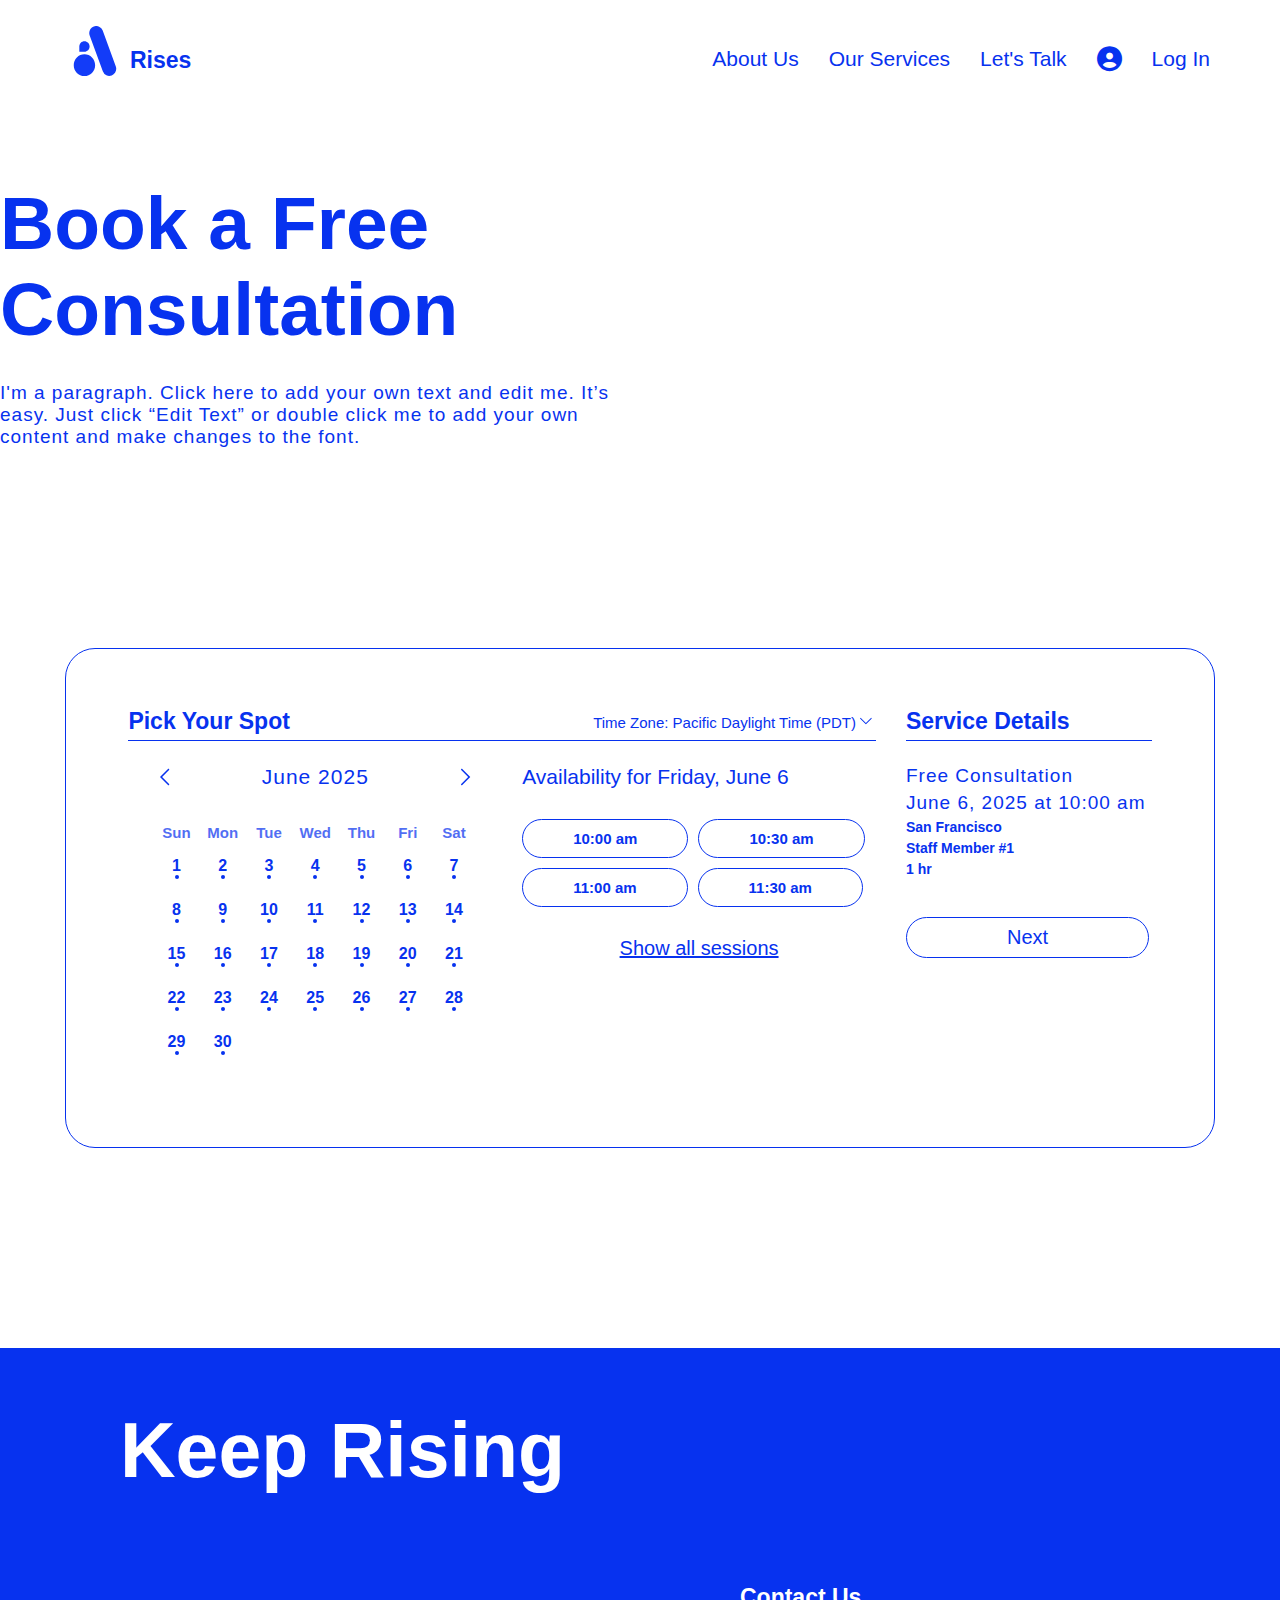
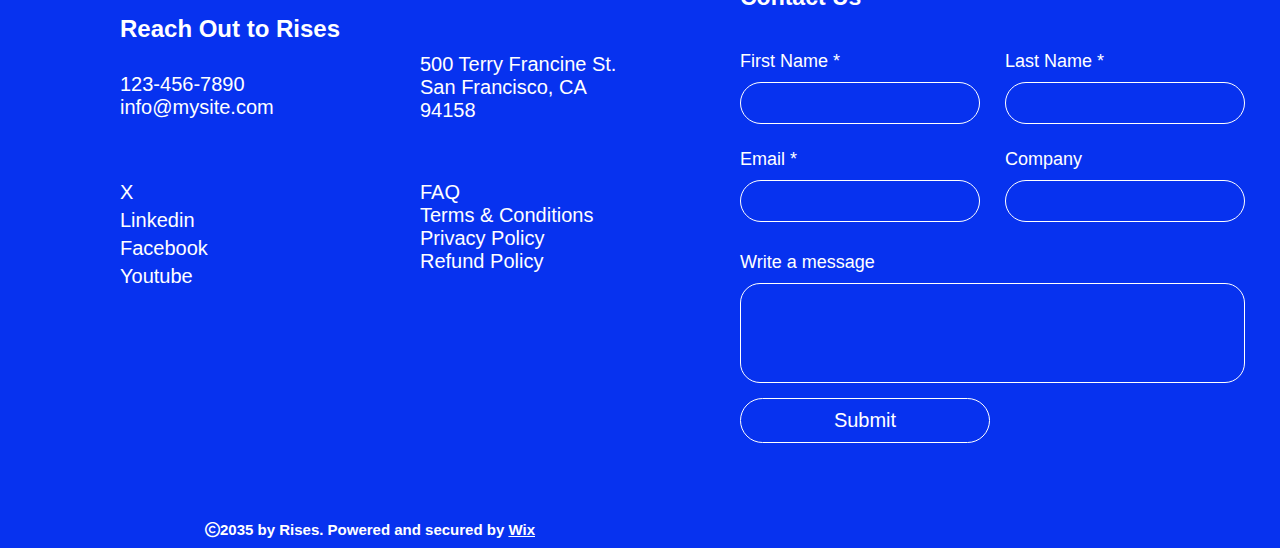
<file: Free Consultation/Free Consultation.html>
<!DOCTYPE html>
<html lang="en">
<head>
    <meta charset="UTF-8">
    <meta name="viewport" content="width=device-width, initial-scale=1.0">
    <link rel="icon" href="https://i.pcmag.com/imagery/reviews/00Z1mnZCcGR9r9D5hNbsFbW-36.fit_scale.size_1028x578.v1612863800.jpg">
    <title>Book Free Consultation</title>
    <link rel="stylesheet" href="./Free Consultation.css">
     <link rel="stylesheet" href="https://cdnjs.cloudflare.com/ajax/libs/font-awesome/6.7.2/css/all.min.css" integrity="sha512-Evv84Mr4kqVGRNSgIGL/F/aIDqQb7xQ2vcrdIwxfjThSH8CSR7PBEakCr51Ck+w+/U6swU2Im1vVX0SVk9ABhg==" crossorigin="anonymous" referrerpolicy="no-referrer" />
</head>
<body>
     <header>
        <div class="headerChild hdr1">
          <a href="../index.html"><svg preserveAspectRatio="xMidYMid meet" data-bbox="28 20.003 136 159.997" viewBox="28 20.003 136 159.997" height="50" width="50" xmlns="http://www.w3.org/2000/svg" data-type="color" role="img" aria-label="Homepage"><defs><style>#comp-lq0vrzva svg [data-color="1"] {fill: #0732EF;}</style></defs>
    <g>
        <path d="M45.862 102.156V85.268c0-9.059 7.344-16.402 16.403-16.402 9.059 0 16.403 7.464 16.403 16.523 0 9.193-7.453 16.768-16.647 16.768H45.862z" fill="#133CF8" data-color="1"></path>
        <path d="M62.218 110.554C43.32 110.554 28 126.1 28 145.277S43.32 180 62.218 180s34.218-15.546 34.218-34.723-15.32-34.723-34.218-34.723z" fill="#133CF8" data-color="1"></path>
        <path d="M149.446 178.111a22.01 22.01 0 0 1-28.482-13.063L78.962 50.184c-4.223-11.548 1.683-24.421 13.19-28.754a22.008 22.008 0 0 1 28.481 13.063l42.002 114.863c4.223 11.548-1.682 24.422-13.189 28.755z" fill="#133CF8" data-color="1"></path>
    </g>
 </svg></a>  
    <p>Rises</p>
        </div>
        <div class="headerChild hdr2">
            <nav>
                <ul>
                  <a style="color:#0732EF" href="../About Us/about.html" target="_blank"><li>About Us</li></a>
                    
                    <a style="color:#0732EF" href="../Our Services/our services.html" target="_blank"><li>Our Services</li></a>
                    <a style="color:#0732EF" href="#ftr"> <li>Let's Talk</li></a>
                   
                    <li><i class="fa-solid fa-circle-user"></i></li>
                    <input class="check2" id="check2" type="checkbox">
                    <label for="check2">
                      <p class="hdr-log">Log In</p>
                      <div class="login-line1 sam"></div>
                      <div class="login-line2 sam"></div>
                    </label>
                     <div class="loginform">
                      
                      <form action="">
                        <div class="formrow">
                          <div class="inputdiv">
                            <p>First Name *</p>
                            <input required type="text">
                          </div>
                          <div class="inputdiv">
                            <p>Last Name *</p>
                            <input required type="text">
                          </div>
                        </div>
                         <div class="formrow">
                          <div class="inputdiv">
                            <p>Email *</p>
                            <input required type="email">
                          </div>
                          <div class="inputdiv">
                            <p>Company</p>
                            <input required type="text">
                          </div>
                        </div>
                        <div class="textareadiv">
                          <p>Write a message</p>
                          <textarea name="" id=""></textarea>
                        </div>
                         <button>Submit</button>
                      </form>
            </div>
                    
                </ul>
            </nav>
            

           
            
            <input class="check" id="check" type="checkbox">
            
            <label for="check">
                <div class="lineDiv">
                  <div class="line1"></div>
                  <div class="line2"></div>
                  <div class="line3"></div>
                </div>
               
            </label>
            <div class="navdi">
               <ul>
                <li class="hdr-log"><i class="fa-solid fa-circle-user"></i>
                 Log In</li>
                <a href="../About Us/about.html" target="_blank"><li>About Us</li></a>
                <a href="../Our Services/our services.html" target="_blank"><li>Our Services</li></a>
                <a href="#ftr"><li> Talk</li></a>
               </ul>
            </div>
            
        </div>
    </header>
    <main>
        <div class="Pcolumn">
          <div class="clmn">
                        <h1>Book a Free Consultation</h1>
            <p>I'm a paragraph. Click here to add your own text and edit me. It’s easy. Just click “Edit Text” or double click me to add your own content and make changes to the font. </p>
          </div>

        </div>
    </main>
       <div class="calendarCenter">
         <div class="calendarmaaindiv">
      <div class="calendarchild1">
        <div class="top-part">
          <div class="top-column">
            <div class="kide-row">
              <p class="pick">Pick Your Spot</p>
              <div class="psvg">
                 <p class="timezone">Time Zone: Pacific Daylight Time (PDT) </p>
              <svg class="chevron" viewBox="0 0 24 24" fill="currentColor" width="20" height="20" aria-hidden="true" class="sZtEhEr"><path fill-rule="evenodd" d="M18.2546728,8.18171329 L18.9617796,8.88882007 L12.5952867,15.2537133 L12.5978964,15.2558012 L11.8907896,15.962908 L11.8882867,15.9607133 L11.8874628,15.9617796 L11.180356,15.2546728 L11.1812867,15.2527133 L4.81828671,8.88882007 L5.52539349,8.18171329 L11.8882867,14.5457133 L18.2546728,8.18171329 Z"></path></svg>
              </div>
             
            </div>
            
            <div class="line"></div>
          </div>
        </div>
        <div class="main-part">
          <div class="mainpartchilds fr-child">
            <div class="frchildtop">
              <svg viewBox="0 0 24 24" fill="currentColor" width="24" height="24" class="sr7Ezrg"><path d="M9.12210136,12 L16.0596461,18.9393399 C16.352647,19.2321253 16.3528218,19.706999 16.0600364,20 C15.7672509,20.293001 15.2923772,20.2931757 14.9993763,20.0003903 L7,12 L14.9993763,3.99960971 C15.2923772,3.70682428 15.7672509,3.70699902 16.0600364,4 C16.3528218,4.29300098 16.352647,4.76787468 16.0596461,5.0606601 L9.12210136,12 Z"></path></svg>
              <p>June 2025</p>
              <svg viewBox="0 0 24 24" fill="currentColor" width="24" height="24" class="sr7Ezrg"><path d="M8.22083109,4 C8.51380539,3.70718788 8.9886791,3.70731936 9.28149122,4.00029365 L17.2763084,12 L9.28047689,19.9997063 C8.98766478,20.2926806 8.51279106,20.2928121 8.21981676,20 C7.92684246,19.7071879 7.92671099,19.2323142 8.21952311,18.9393399 L15.1555752,12 L8.22053744,5.06066013 C7.92772532,4.76768583 7.92785679,4.29281212 8.22083109,4 Z"></path></svg>
            </div>
            <div class="actualcalendar">
              <div class="calendarrow">
                <p class="month">Sun</p>
                 <div class="dotdiv">
                  <p>1</p>
                  <div class="dot"></div>
                 </div>
                <div class="dotdiv">
                  <p>8</p>
                  <div class="dot"></div>
                </div>
                <div class="dotdiv">
                  <p>15</p>
                  <div class="dot"></div>
                </div>
                <div class="dotdiv">
                  <p>22</p>
                  <div class="dot"></div>
                </div>
                <div class="dotdiv">
                  <p>29</p>
                  <div class="dot"></div>
                </div>
              </div>
               <div class="calendarrow">
                <p class="month">Mon</p>
                 <div class="dotdiv">
                  <p>2</p>
                  <div class="dot"></div>
                 </div>
                <div class="dotdiv">
                  <p>9</p>
                  <div class="dot"></div>
                </div>
                <div class="dotdiv">
                  <p>16</p>
                  <div class="dot"></div>
                </div>
                <div class="dotdiv">
                  <p>23</p>
                  <div class="dot"></div>
                </div>
                <div class="dotdiv">
                  <p>30</p>
                  <div class="dot"></div>
                </div>
              </div>
               <div class="calendarrow">
                <p class="month">Tue</p>
                 <div class="dotdiv">
                  <p>3</p>
                  <div class="dot"></div>
                 </div>
                <div class="dotdiv">
                  <p>10</p>
                  <div class="dot"></div>
                </div>
                <div class="dotdiv">
                  <p>17</p>
                  <div class="dot"></div>
                </div>
                <div class="dotdiv">
                  <p>24</p>
                  <div class="dot"></div>
                </div>
              </div>
              <div class="calendarrow">
                <p class="month">Wed</p>
                 <div class="dotdiv">
                  <p>4</p>
                  <div class="dot"></div>
                 </div>
                <div class="dotdiv">
                  <p>11</p>
                  <div class="dot"></div>
                </div>
                <div class="dotdiv">
                  <p>18</p>
                  <div class="dot"></div>
                </div>
                <div class="dotdiv">
                  <p>25</p>
                  <div class="dot"></div>
                </div>
              </div>
              <div class="calendarrow">
                <p class="month">Thu</p>
                 <div class="dotdiv">
                  <p>5</p>
                  <div class="dot"></div>
                 </div>
                <div class="dotdiv">
                  <p>12</p>
                  <div class="dot"></div>
                </div>
                <div class="dotdiv">
                  <p>19</p>
                  <div class="dot"></div>
                </div>
                <div class="dotdiv">
                  <p>26</p>
                  <div class="dot"></div>
                </div>
              </div>
              <div class="calendarrow">
                <p class="month">Fri</p>
                 <div class="dotdiv">
                  <p>6</p>
                  <div class="dot"></div>
                 </div>
                <div class="dotdiv">
                  <p>13</p>
                  <div class="dot"></div>
                </div>
                <div class="dotdiv">
                  <p>20</p>
                  <div class="dot"></div>
                </div>
                <div class="dotdiv">
                  <p>27</p>
                  <div class="dot"></div>
                </div>
              </div>
               <div class="calendarrow">
                <p class="month">Sat</p>
                 <div class="dotdiv">
                  <p>7</p>
                  <div class="dot"></div>
                 </div>
                <div class="dotdiv">
                  <p>14</p>
                  <div class="dot"></div>
                </div>
                <div class="dotdiv">
                  <p>21</p>
                  <div class="dot"></div>
                </div>
                <div class="dotdiv">
                  <p>28</p>
                  <div class="dot"></div>
                </div>
              </div>
             
            </div>
          </div>
          <div class="mainpartchilds sc-child">
            <p>Availability for Friday, June 6</p>
            <div class="timecolumn">
              <div class="buttonrow">
                <button>10:00 am</button>
                 <button>10:30 am</button>
              </div>
              <div class="buttonrow">
                <button>11:00 am</button>
                 <button>11:30 am</button>
              </div>
            </div>
            <div class="sessionsdiv">
              <p>Show all sessions</p>
            </div>
          </div>
        </div>
      </div>
      <div class="calendarchild2">
        <div class="detailscolumn">
            <p>Service Details</p>
            <div class="lineee"></div>
        </div>
        <div class="calendarend">
          <p class="endP">Free Consultation</p>
          <p class="endP">June 6, 2025 at 10:00 am</p>
          <p class="miniP">San Francisco</p>
          <p class="miniP">Staff Member #1</p>
          <p class="miniP">1 hr</p>
        </div>
        <div class="buttondiv">
          <button>Next</button>
        </div>
      </div>
    </div>
     </div>

        <footer id="ftr">
      <div class="footermainchild ft1">
        <div class="keeprising k">
          <p>Keep Rising</p>
        </div>
        <div class="reach r">
          <div class="flexcolumn">
            <p class="rch">Reach Out to Rises</p>
            <div class="clmn">
              <p>123-456-7890</p>
              <p>info@mysite.com</p>
            </div>
          </div>
        </div>
        <div class="address d">
          <div class="dflex">
                      <p>500 Terry Francine St.
San Francisco, CA 94158</p>
          </div>

        </div>
        <div class="socials s">
          <div class="socialsflex">
            <a style="width: 50px;" href="https://x.com/wix" target="_blank"><p>X</p></a>
            <a style="width: 50px;" href="https://www.linkedin.com/company/wix-com" target="_blank"><p>Linkedin</p></a>
            <a style="width: 50px;" href="https://www.facebook.com/wix" target="_blank"><p>Facebook</p></a>
            <a style="width: 50px;" href="https://www.youtube.com/user/Wix" target="_blank"><p>Youtube</p></a>
            
          </div>
        </div>
        <div class="faq f">
          <div class="faqflex">
         <a  href="../FAQ/FAQ.html" target="_blank"><p>FAQ</p></a>
            <a  href="../Terms & Conditions/T&M.html" target="_blank"><p>Terms & Conditions</p></a>
           <a  href="../Privacy Policy/Privacy Policy.html" target="_blank"> <p>Privacy Policy</p></a>
            <a  href="../Refund Policy/Refund Policy.html" target="_blank"><p>Refund Policy</p></a>
          </div>
        </div>
        <div class="footerendp e">
          <a href="https://www.wix.com/?utm_campaign=vir_created_with" target="_blank"><p><i class="fa-regular fa-copyright"></i>2035 by Rises. Powered and secured by <span>Wix</span></p></a>
          
        </div>
      </div>
      <form class="footermainchild ft2">
        <div class="space sp">
          <p>Keep Rising</p>
        </div>
        <div class="firstname fn">
          
            
            <div class="inflex">
              <div class="inputflex">
            <p>Contact Us</p>
          </div>
              <label for="">First Name *</label>
              <input required type="text">
            </div>
          
        </div>
        <div class="lastname ln">
          <div class="inflex">
              <label for="">Last Name *</label>
          <input required type="text">
          </div>
        
        </div>
        <div class="email em">
          <div class="inflex">
            <label for="">Email *</label>
            <input required type="email"> 
          </div>
        </div>
        <div class="company cm">
          <div class="inflex">
            <label for="">Company</label>
            <input required type="text">
          </div>
        </div>
        <div class="message ms">
          <div class="inflex">
            <label for="">Write a message</label>
            <textarea name="" id=""></textarea>
            <button>Submit</button>
          </div>
        </div>
      </form>
    </footer>
  
</body>
</html>
</file>
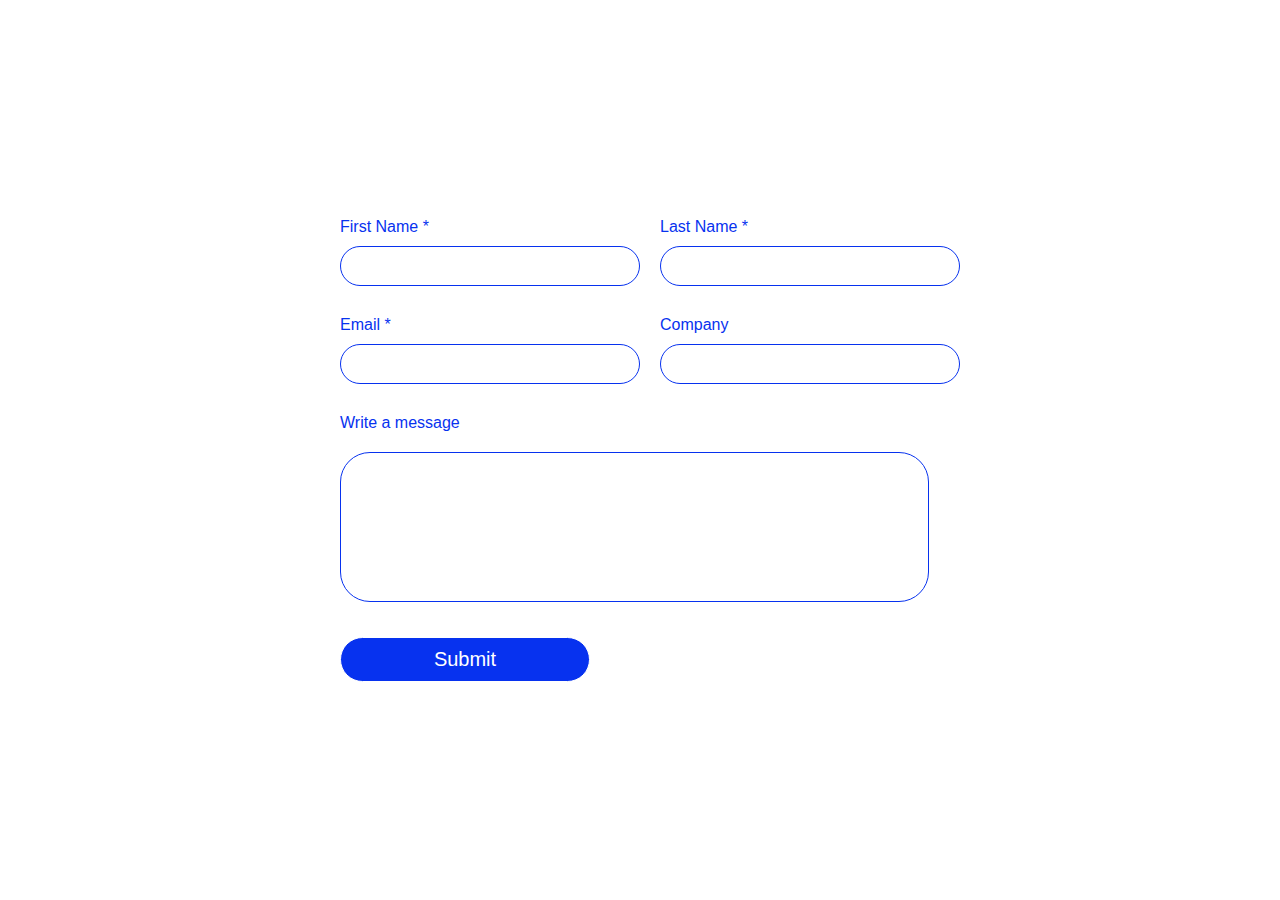
<file: Login/Login.html>
<!DOCTYPE html>
<html lang="en">
<head>
    <meta charset="UTF-8">
    <meta name="viewport" content="width=device-width, initial-scale=1.0">
     <link rel="icon" href="https://i.pcmag.com/imagery/reviews/00Z1mnZCcGR9r9D5hNbsFbW-36.fit_scale.size_1028x578.v1612863800.jpg">
    <title>Log in</title>
    <link rel="stylesheet" href="./Login.css">
    <link rel="stylesheet" href="https://cdnjs.cloudflare.com/ajax/libs/font-awesome/6.7.2/css/all.min.css" integrity="sha512-Evv84Mr4kqVGRNSgIGL/F/aIDqQb7xQ2vcrdIwxfjThSH8CSR7PBEakCr51Ck+w+/U6swU2Im1vVX0SVk9ABhg==" crossorigin="anonymous" referrerpolicy="no-referrer" />
</head>
<body>


    <main>
       <div class="loginform">
                      
                      <form action="">
                        <div class="formrow">
                          <div class="inputdiv">
                            <p>First Name *</p>
                            <input required type="text">
                          </div>
                          <div class="inputdiv">
                            <p>Last Name *</p>
                            <input required type="text">
                          </div>
                        </div>
                         <div class="formrow">
                          <div class="inputdiv">
                            <p>Email *</p>
                            <input required type="email">
                          </div>
                          <div class="inputdiv">
                            <p>Company</p>
                            <input required type="text">
                          </div>
                        </div>
                        <div class="textareadiv">
                          <p>Write a message</p>
                          <textarea name="" id=""></textarea>
                        </div>
                         <button>Submit</button>
                      </form>
            </div>
    </main>
</body>
</html>
</file>
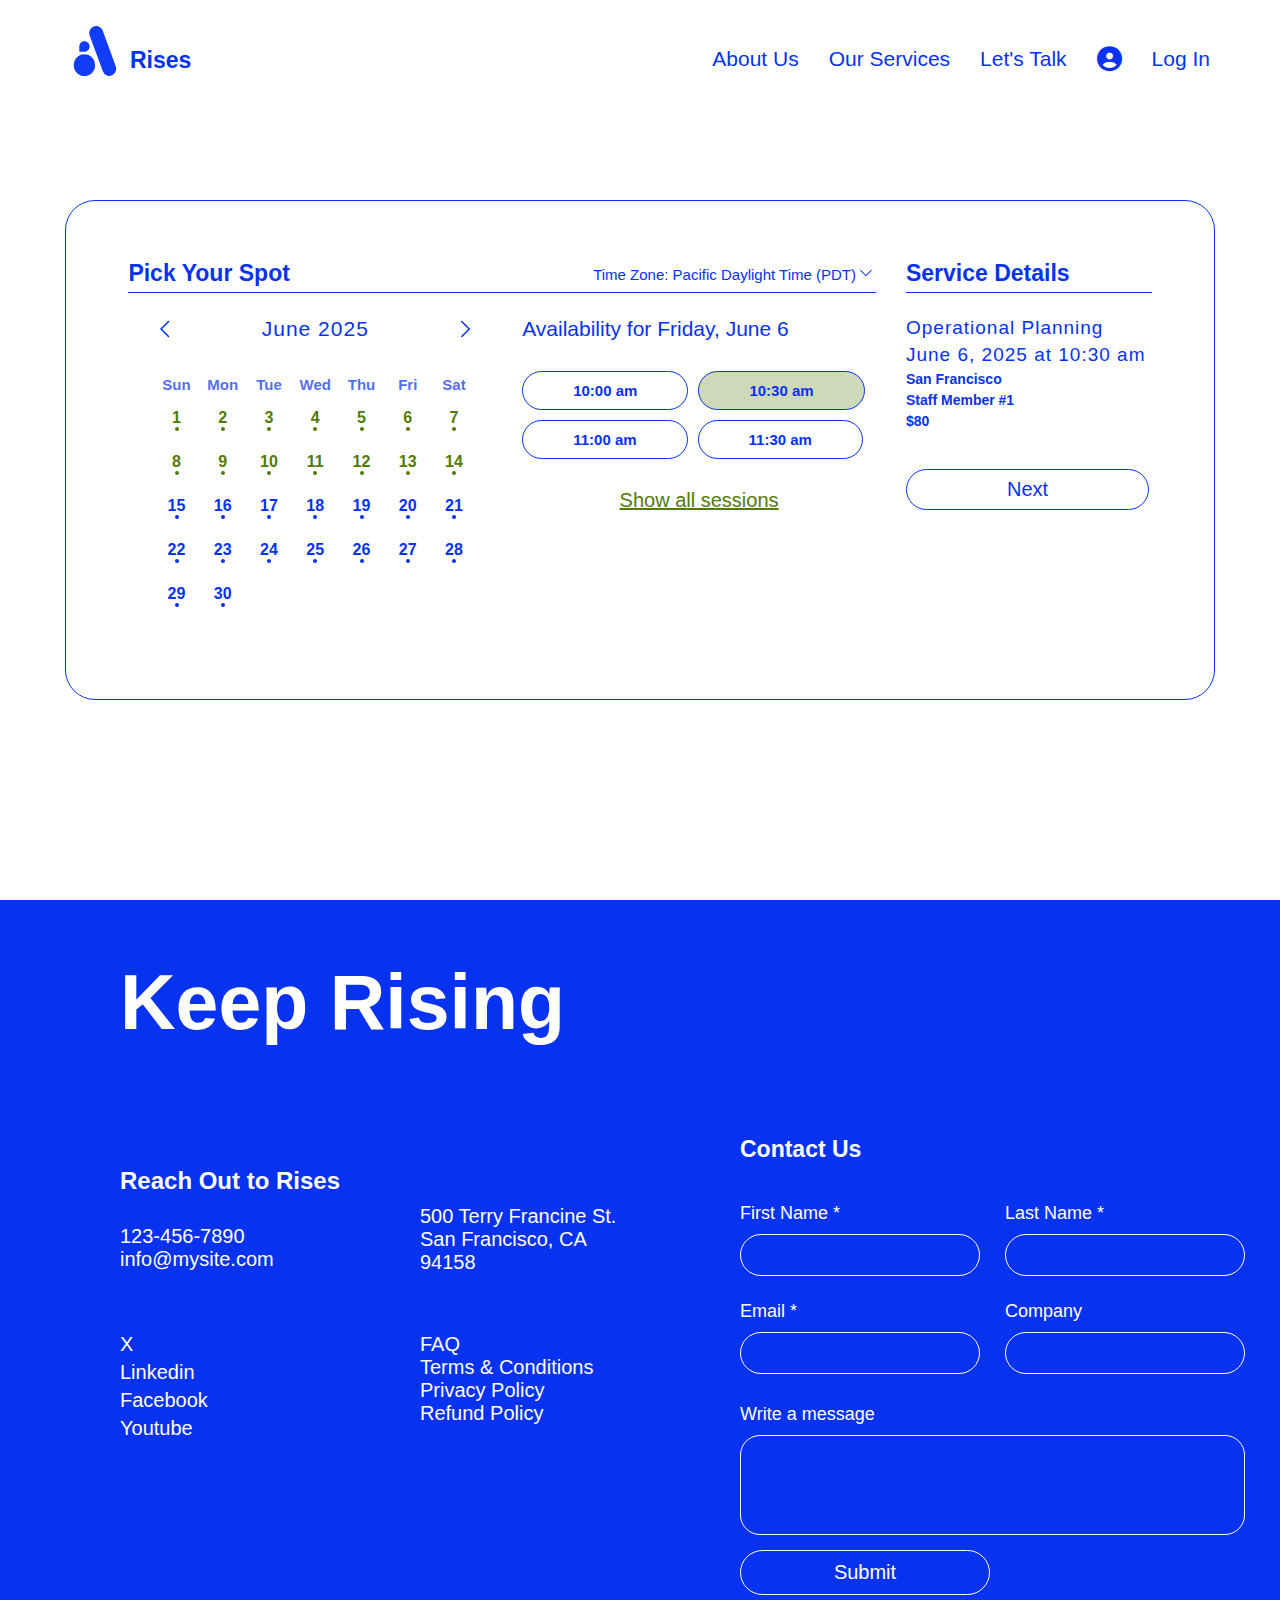
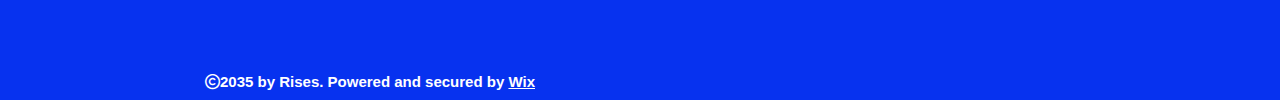
<file: Operational Planning/Operational Planning.html>
<!DOCTYPE html>
<html lang="en">
<head>
    <meta charset="UTF-8">
    <meta name="viewport" content="width=device-width, initial-scale=1.0">
    <title>Operational Planning</title>
    <link rel="icon" href="https://i.pcmag.com/imagery/reviews/00Z1mnZCcGR9r9D5hNbsFbW-36.fit_scale.size_1028x578.v1612863800.jpg">
    <link rel="stylesheet" href="./Operational Planning.css">
     <link rel="stylesheet" href="https://cdnjs.cloudflare.com/ajax/libs/font-awesome/6.7.2/css/all.min.css" integrity="sha512-Evv84Mr4kqVGRNSgIGL/F/aIDqQb7xQ2vcrdIwxfjThSH8CSR7PBEakCr51Ck+w+/U6swU2Im1vVX0SVk9ABhg==" crossorigin="anonymous" referrerpolicy="no-referrer" />
</head>
<body>
   <header>
        <div class="headerChild hdr1">
          <a href="../index.html"><svg preserveAspectRatio="xMidYMid meet" data-bbox="28 20.003 136 159.997" viewBox="28 20.003 136 159.997" height="50" width="50" xmlns="http://www.w3.org/2000/svg" data-type="color" role="img" aria-label="Homepage"><defs><style>#comp-lq0vrzva svg [data-color="1"] {fill: #0732EF;}</style></defs>
    <g>
        <path d="M45.862 102.156V85.268c0-9.059 7.344-16.402 16.403-16.402 9.059 0 16.403 7.464 16.403 16.523 0 9.193-7.453 16.768-16.647 16.768H45.862z" fill="#133CF8" data-color="1"></path>
        <path d="M62.218 110.554C43.32 110.554 28 126.1 28 145.277S43.32 180 62.218 180s34.218-15.546 34.218-34.723-15.32-34.723-34.218-34.723z" fill="#133CF8" data-color="1"></path>
        <path d="M149.446 178.111a22.01 22.01 0 0 1-28.482-13.063L78.962 50.184c-4.223-11.548 1.683-24.421 13.19-28.754a22.008 22.008 0 0 1 28.481 13.063l42.002 114.863c4.223 11.548-1.682 24.422-13.189 28.755z" fill="#133CF8" data-color="1"></path>
    </g>
 </svg></a>  
    <p>Rises</p>
        </div>
        <div class="headerChild hdr2">
            <nav>
                <ul>
                  <a style="color:#0732EF" href="../About Us/about.html" target="_blank"><li>About Us</li></a>
                    
                   <a style="color:#0732EF" href="../Our Services/our services.html" target="_blank"> <li>Our Services</li></a>
                    <a style="color:#0732EF" href="#ftr"> <li>Let's Talk</li></a>
                   
                    <li><i class="fa-solid fa-circle-user"></i></li>
                    <input class="check2" id="check2" type="checkbox">
                    <label for="check2">
                      <p class="hdr-log">Log In</p>
                      <div class="login-line1 sam"></div>
                      <div class="login-line2 sam"></div>
                    </label>
                     <div class="loginform">
                      
                      <form action="">
                        <div class="formrow">
                          <div class="inputdiv">
                            <p>First Name *</p>
                            <input required type="text">
                          </div>
                          <div class="inputdiv">
                            <p>Last Name *</p>
                            <input required type="text">
                          </div>
                        </div>
                         <div class="formrow">
                          <div class="inputdiv">
                            <p>Email *</p>
                            <input required type="email">
                          </div>
                          <div class="inputdiv">
                            <p>Company</p>
                            <input required type="text">
                          </div>
                        </div>
                        <div class="textareadiv">
                          <p>Write a message</p>
                          <textarea name="" id=""></textarea>
                        </div>
                         <button>Submit</button>
                      </form>
            </div>
                    
                </ul>
            </nav>
            

           
            
            <input class="check" id="check" type="checkbox">
            
            <label for="check">
                <div class="lineDiv">
                  <div class="line1"></div>
                  <div class="line2"></div>
                  <div class="line3"></div>
                </div>
               
            </label>
            <div class="navdi">
               <ul>
                <li class="hdr-log"><i class="fa-solid fa-circle-user"></i>
                 Log In</li>
                <a href="../About Us/about.html"><li>About Us</li></a>
                <a href="../Our Services/our services.html"><li>Our Services</li></a>
                <li> Talk</li>
               </ul>
            </div>
            
        </div>
    </header>
     <div class="calendarCenter">
         <div class="calendarmaaindiv">
      <div class="calendarchild1">
        <div class="top-part">
          <div class="top-column">
            <div class="kide-row">
              <p class="pick">Pick Your Spot</p>
              <div class="psvg">
                 <p class="timezone">Time Zone: Pacific Daylight Time (PDT) </p>
              <svg class="chevron" viewBox="0 0 24 24" fill="currentColor" width="20" height="20" aria-hidden="true" class="sZtEhEr"><path fill-rule="evenodd" d="M18.2546728,8.18171329 L18.9617796,8.88882007 L12.5952867,15.2537133 L12.5978964,15.2558012 L11.8907896,15.962908 L11.8882867,15.9607133 L11.8874628,15.9617796 L11.180356,15.2546728 L11.1812867,15.2527133 L4.81828671,8.88882007 L5.52539349,8.18171329 L11.8882867,14.5457133 L18.2546728,8.18171329 Z"></path></svg>
              </div>
             
            </div>
            
            <div class="line"></div>
          </div>
        </div>
        <div class="main-part">
          <div class="mainpartchilds fr-child">
            <div class="frchildtop">
              <svg viewBox="0 0 24 24" fill="currentColor" width="24" height="24" class="sr7Ezrg"><path d="M9.12210136,12 L16.0596461,18.9393399 C16.352647,19.2321253 16.3528218,19.706999 16.0600364,20 C15.7672509,20.293001 15.2923772,20.2931757 14.9993763,20.0003903 L7,12 L14.9993763,3.99960971 C15.2923772,3.70682428 15.7672509,3.70699902 16.0600364,4 C16.3528218,4.29300098 16.352647,4.76787468 16.0596461,5.0606601 L9.12210136,12 Z"></path></svg>
              <p>June 2025</p>
              <svg viewBox="0 0 24 24" fill="currentColor" width="24" height="24" class="sr7Ezrg"><path d="M8.22083109,4 C8.51380539,3.70718788 8.9886791,3.70731936 9.28149122,4.00029365 L17.2763084,12 L9.28047689,19.9997063 C8.98766478,20.2926806 8.51279106,20.2928121 8.21981676,20 C7.92684246,19.7071879 7.92671099,19.2323142 8.21952311,18.9393399 L15.1555752,12 L8.22053744,5.06066013 C7.92772532,4.76768583 7.92785679,4.29281212 8.22083109,4 Z"></path></svg>
            </div>
            <div class="actualcalendar">
              <div class="calendarrow">
                <p class="month">Sun</p>
                 <div class="dotdiv">
                  <p style="color: rgb(81, 122, 6)">1</p>
                  <div style="background-color: rgb(81, 122, 6);" class="dot"></div>
                 </div>
                <div class="dotdiv">
                  <p style="color: rgb(81, 122, 6);">8</p>
                  <div style="background-color: rgb(81, 122, 6);" class="dot"></div>
                </div>
                <div class="dotdiv">
                  <p>15</p>
                  <div class="dot"></div>
                </div>
                <div class="dotdiv">
                  <p>22</p>
                  <div class="dot"></div>
                </div>
                <div class="dotdiv">
                  <p>29</p>
                  <div class="dot"></div>
                </div>
              </div>
               <div class="calendarrow">
                <p class="month">Mon</p>
                 <div class="dotdiv">
                  <p style="color: rgb(81, 122, 6);">2</p>
                  <div style="background-color: rgb(81, 122, 6);" class="dot"></div>
                 </div>
                <div class="dotdiv">
                  <p style="color:rgb(81, 122, 6)">9</p>
                  <div style="background-color: rgb(81, 122, 6);" class="dot"></div>
                </div>
                <div class="dotdiv">
                  <p>16</p>
                  <div class="dot"></div>
                </div>
                <div class="dotdiv">
                  <p>23</p>
                  <div class="dot"></div>
                </div>
                <div class="dotdiv">
                  <p>30</p>
                  <div class="dot"></div>
                </div>
              </div>
               <div class="calendarrow">
                <p class="month">Tue</p>
                 <div class="dotdiv">
                  <p style="color: rgb(81, 122, 6)">3</p>
                  <div style="background-color: rgb(81, 122, 6);" class="dot"></div>
                 </div>
                <div class="dotdiv">
                  <p style="color: rgb(81, 122, 6);">10</p>
                  <div style="background-color: rgb(81, 122, 6);" class="dot"></div>
                </div>
                <div class="dotdiv">
                  <p>17</p>
                  <div class="dot"></div>
                </div>
                <div class="dotdiv">
                  <p>24</p>
                  <div class="dot"></div>
                </div>
              </div>
              <div class="calendarrow">
                <p class="month">Wed</p>
                 <div class="dotdiv">
                  <p style="color: rgb(81, 122, 6);">4</p>
                  <div style="background-color: rgb(81, 122, 6);" class="dot"></div>
                 </div>
                <div class="dotdiv">
                  <p style="color: rgb(81, 122, 6);">11</p>
                  <div style="background-color: rgb(81, 122, 6);" class="dot"></div>
                </div>
                <div class="dotdiv">
                  <p>18</p>
                  <div class="dot"></div>
                </div>
                <div class="dotdiv">
                  <p>25</p>
                  <div class="dot"></div>
                </div>
              </div>
              <div class="calendarrow">
                <p class="month">Thu</p>
                 <div class="dotdiv">
                  <p style="color: rgb(81, 122, 6);">5</p>
                  <div style="background-color: rgb(81, 122, 6);" class="dot"></div>
                 </div>
                <div class="dotdiv">
                  <p style="color: rgb(81, 122, 6);">12</p>
                  <div style="background-color: rgb(81, 122, 6);" class="dot"></div>
                </div>
                <div class="dotdiv">
                  <p>19</p>
                  <div class="dot"></div>
                </div>
                <div class="dotdiv">
                  <p>26</p>
                  <div class="dot"></div>
                </div>
              </div>
              <div class="calendarrow">
                <p class="month">Fri</p>
                 <div class="dotdiv">
                  <p style="color: rgb(81, 122, 6);">6</p>
                  <div style="background-color: rgb(81, 122, 6);" class="dot"></div>
                 </div>
                <div class="dotdiv">
                  <p style="color: rgb(81, 122, 6);">13</p>
                  <div style="background-color: rgb(81, 122, 6);" class="dot"></div>
                </div>
                <div class="dotdiv">
                  <p>20</p>
                  <div class="dot"></div>
                </div>
                <div class="dotdiv">
                  <p>27</p>
                  <div  class="dot"></div>
                </div>
              </div>
               <div class="calendarrow">
                <p class="month">Sat</p>
                 <div class="dotdiv">
                  <p style="color: rgb(81, 122, 6);">7</p>
                  <div style="background-color: rgb(81, 122, 6);" class="dot"></div>
                 </div>
                <div class="dotdiv">
                  <p style="color: rgb(81, 122, 6);">14</p>
                  <div style="background-color: rgb(81, 122, 6);" class="dot"></div>
                </div>
                <div class="dotdiv">
                  <p>21</p>
                  <div class="dot"></div>
                </div>
                <div class="dotdiv">
                  <p>28</p>
                  <div class="dot"></div>
                </div>
              </div>
             
            </div>
          </div>
          <div class="mainpartchilds sc-child">
            <p>Availability for Friday, June 6</p>
            <div class="timecolumn">
              <div class="buttonrow">
                <button>10:00 am</button>
                 <button style="background-color: rgba(81, 122, 6, 0.284);">10:30 am</button>
              </div>
              <div class="buttonrow">
                <button>11:00 am</button>
                 <button>11:30 am</button>
              </div>
            </div>
            <div class="sessionsdiv">
              <p style="color: rgb(81, 122, 6);">Show all sessions</p>
            </div>
          </div>
        </div>
      </div>
      <div class="calendarchild2">
        <div class="detailscolumn">
            <p>Service Details</p>
            <div class="lineee"></div>
        </div>
        <div class="calendarend">
          <p class="endP">Operational Planning</p>
          <p class="endP">June 6, 2025 at 10:30 am</p>
          <p class="miniP">San Francisco</p>
          <p class="miniP">Staff Member #1</p>
          <p class="miniP">$80</p>
        </div>
        <div class="buttondiv">
          <button>Next</button>
        </div>
      </div>
    </div>
     </div>
        <footer id="ftr">
      <div class="footermainchild ft1">
        <div class="keeprising k">
          <p>Keep Rising</p>
        </div>
        <div class="reach r">
          <div class="flexcolumn">
            <p class="rch">Reach Out to Rises</p>
            <div class="clmn">
              <p>123-456-7890</p>
              <p>info@mysite.com</p>
            </div>
          </div>
        </div>
        <div class="address d">
          <div class="dflex">
                      <p>500 Terry Francine St.
San Francisco, CA 94158</p>
          </div>

        </div>
        <div class="socials s">
          <div class="socialsflex">
            <a style="width: 50px;" href="https://x.com/wix" target="_blank"><p>X</p></a>
            <a style="width: 50px;" href="https://www.linkedin.com/company/wix-com" target="_blank"><p>Linkedin</p></a>
            <a style="width: 50px;" href="https://www.facebook.com/wix" target="_blank"><p>Facebook</p></a>
            <a style="width: 50px;" href="https://www.youtube.com/user/Wix" target="_blank"><p>Youtube</p></a>
            
          </div>
        </div>
        <div class="faq f">
          <div class="faqflex">
            <a href="../FAQ/FAQ.html" target="_blank"><p>FAQ</p></a>
            <p>Terms & Conditions</p>
            <p>Privacy Policy</p>
            <p>Refund Policy</p>
          </div>
        </div>
        <div class="footerendp e">
          <a href="https://www.wix.com/?utm_campaign=vir_created_with" target="_blank"><p><i class="fa-regular fa-copyright"></i>2035 by Rises. Powered and secured by <span>Wix</span></p></a>
          
        </div>
      </div>
      <form class="footermainchild ft2">
        <div class="space sp">
          <p>Keep Rising</p>
        </div>
        <div class="firstname fn">
          
            
            <div class="inflex">
              <div class="inputflex">
            <p>Contact Us</p>
          </div>
              <label for="">First Name *</label>
              <input required type="text">
            </div>
          
        </div>
        <div class="lastname ln">
          <div class="inflex">
              <label for="">Last Name *</label>
          <input required type="text">
          </div>
        
        </div>
        <div class="email em">
          <div class="inflex">
            <label for="">Email *</label>
            <input required type="email"> 
          </div>
        </div>
        <div class="company cm">
          <div class="inflex">
            <label for="">Company</label>
            <input required type="text">
          </div>
        </div>
        <div class="message ms">
          <div class="inflex">
            <label for="">Write a message</label>
            <textarea name="" id=""></textarea>
            <button>Submit</button>
          </div>
        </div>
      </form>
    </footer>
</body>
</html>
</file>
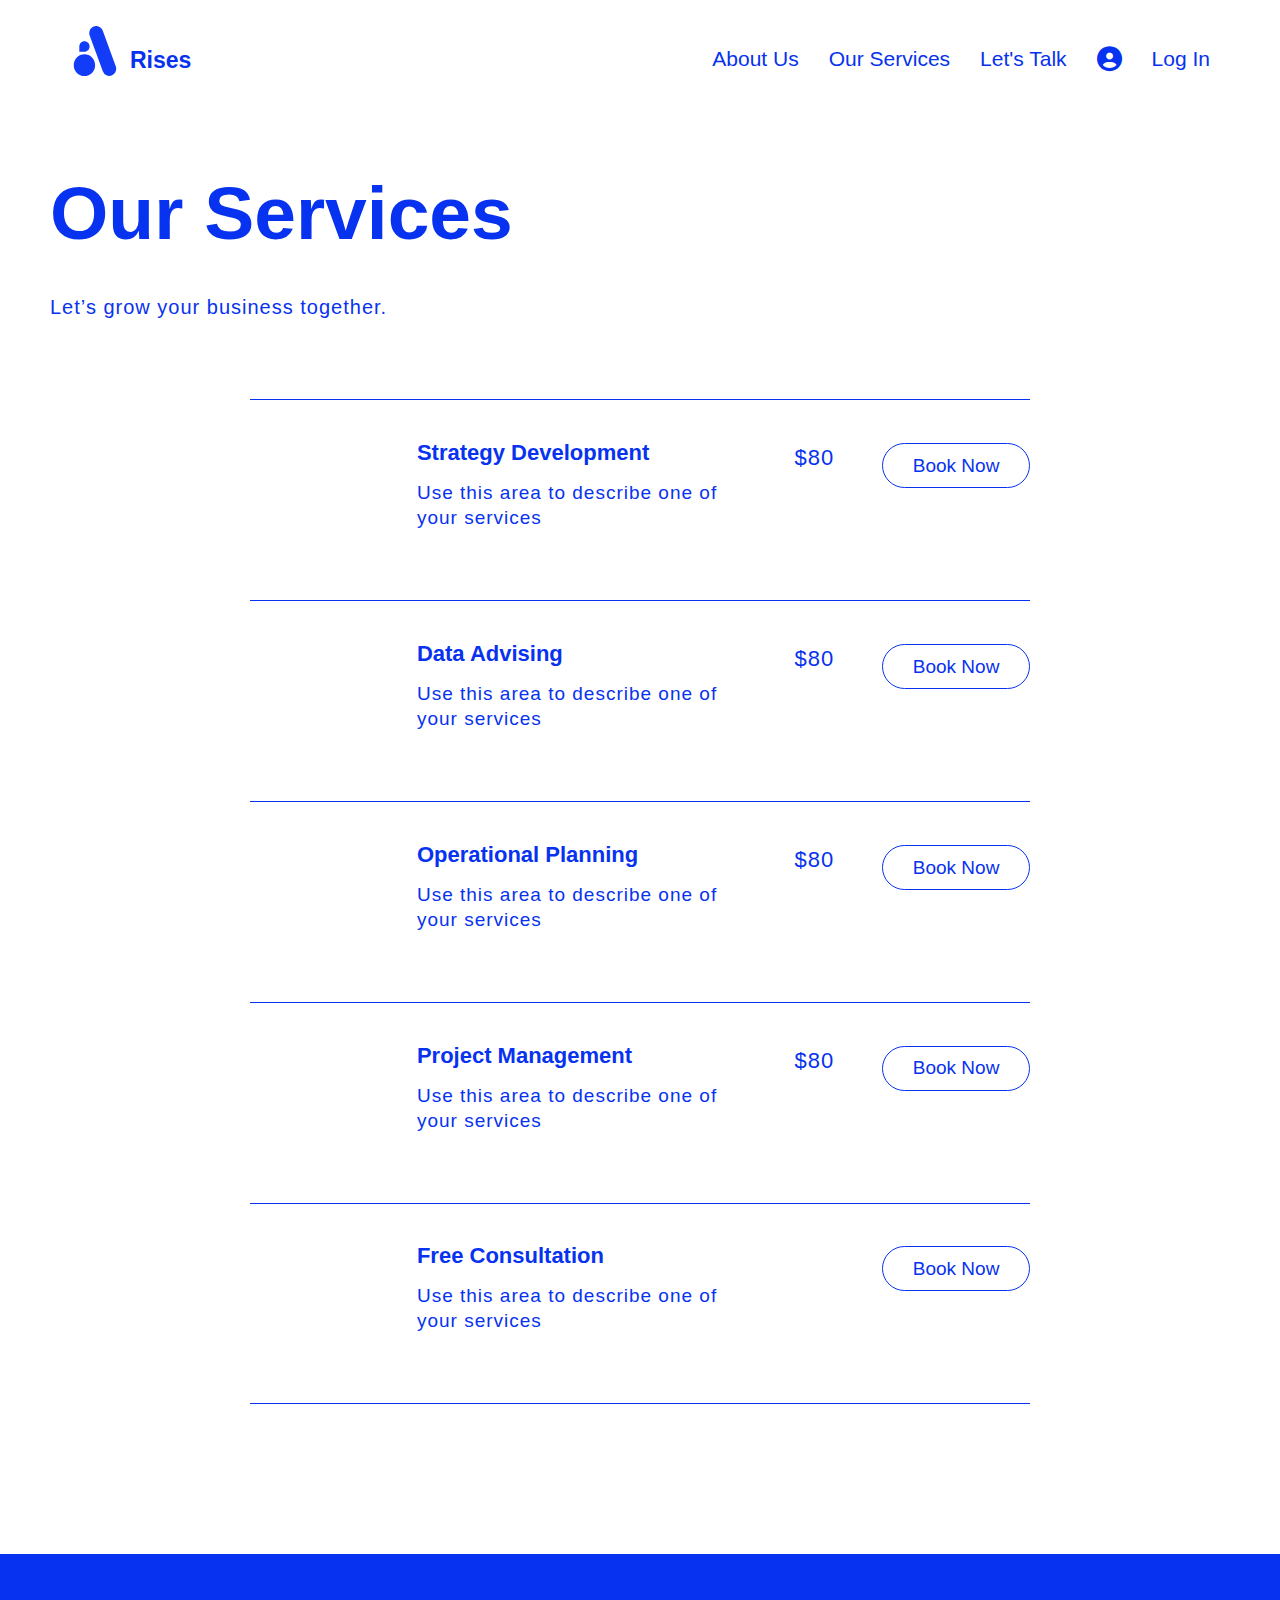
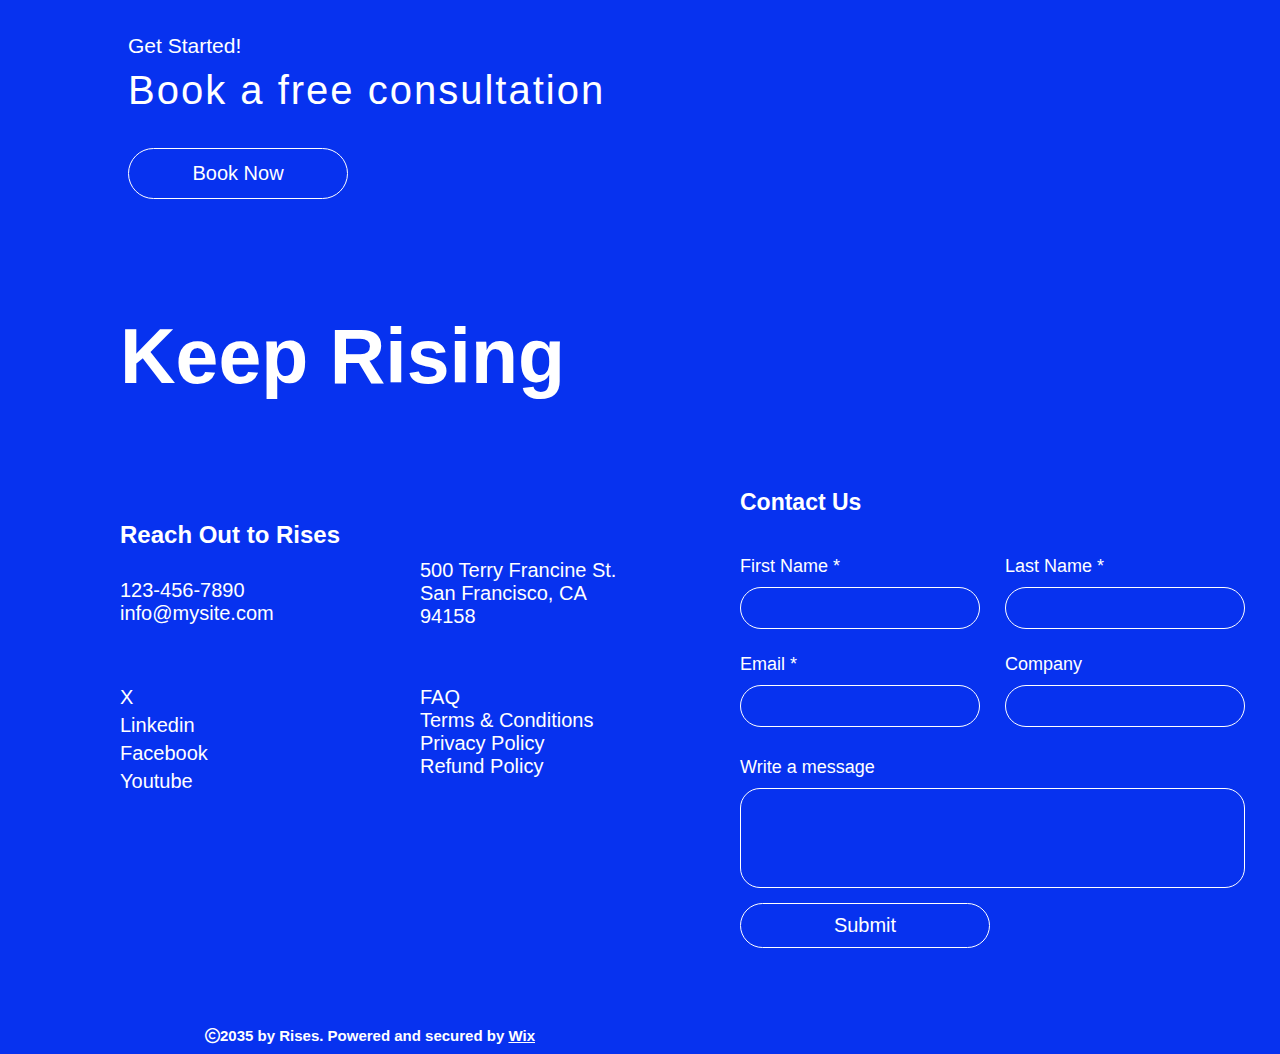
<file: Our Services/our services.html>
<!DOCTYPE html>
<html lang="en">
<head>
    <meta charset="UTF-8">
    <meta name="viewport" content="width=device-width, initial-scale=1.0">
    <title>Our Services</title>
    <link rel="icon" href="https://i.pcmag.com/imagery/reviews/00Z1mnZCcGR9r9D5hNbsFbW-36.fit_scale.size_1028x578.v1612863800.jpg">
    <link rel="stylesheet" href="./our servicess.css">
    <link rel="stylesheet" href="https://cdnjs.cloudflare.com/ajax/libs/font-awesome/6.7.2/css/all.min.css" integrity="sha512-Evv84Mr4kqVGRNSgIGL/F/aIDqQb7xQ2vcrdIwxfjThSH8CSR7PBEakCr51Ck+w+/U6swU2Im1vVX0SVk9ABhg==" crossorigin="anonymous" referrerpolicy="no-referrer" />
</head>
<body>
    
     <header>
        <div class="headerChild hdr1">
          <a href="../index.html"><svg preserveAspectRatio="xMidYMid meet" data-bbox="28 20.003 136 159.997" viewBox="28 20.003 136 159.997" height="50" width="50" xmlns="http://www.w3.org/2000/svg" data-type="color" role="img" aria-label="Homepage"><defs><style>#comp-lq0vrzva svg [data-color="1"] {fill: #0732EF;}</style></defs>
    <g>
        <path d="M45.862 102.156V85.268c0-9.059 7.344-16.402 16.403-16.402 9.059 0 16.403 7.464 16.403 16.523 0 9.193-7.453 16.768-16.647 16.768H45.862z" fill="#133CF8" data-color="1"></path>
        <path d="M62.218 110.554C43.32 110.554 28 126.1 28 145.277S43.32 180 62.218 180s34.218-15.546 34.218-34.723-15.32-34.723-34.218-34.723z" fill="#133CF8" data-color="1"></path>
        <path d="M149.446 178.111a22.01 22.01 0 0 1-28.482-13.063L78.962 50.184c-4.223-11.548 1.683-24.421 13.19-28.754a22.008 22.008 0 0 1 28.481 13.063l42.002 114.863c4.223 11.548-1.682 24.422-13.189 28.755z" fill="#133CF8" data-color="1"></path>
    </g>
 </svg></a>  
    <p>Rises</p>
        </div>
        <div class="headerChild hdr2">
            <nav>
                <ul>
                  <a style="color:#0732EF" href="../About Us/about.html" target="_blank"><li>About Us</li></a>
                    
                    <li>Our Services</li>
                    <a style="color:#0732EF" href="#ftr"> <li>Let's Talk</li></a>
                   
                    <li><i class="fa-solid fa-circle-user"></i></li>
                    <input class="check2" id="check2" type="checkbox">
                    <label for="check2">
                      <p class="hdr-log">Log In</p>
                      <div class="login-line1 sam"></div>
                      <div class="login-line2 sam"></div>
                    </label>
                     <div class="loginform">
                      
                      <form action="">
                        <div class="formrow">
                          <div class="inputdiv">
                            <p>First Name *</p>
                            <input required type="text">
                          </div>
                          <div class="inputdiv">
                            <p>Last Name *</p>
                            <input required type="text">
                          </div>
                        </div>
                         <div class="formrow">
                          <div class="inputdiv">
                            <p>Email *</p>
                            <input required type="email">
                          </div>
                          <div class="inputdiv">
                            <p>Company</p>
                            <input required type="text">
                          </div>
                        </div>
                        <div class="textareadiv">
                          <p>Write a message</p>
                          <textarea name="" id=""></textarea>
                        </div>
                         <button>Submit</button>
                      </form>
            </div>
                    
                </ul>
            </nav>
            

           
            
            <input class="check" id="check" type="checkbox">
            
            <label for="check">
                <div class="lineDiv">
                  <div class="line1"></div>
                  <div class="line2"></div>
                  <div class="line3"></div>
                </div>
               
            </label>
            <div class="navdi">
               <ul>
                <li class="hdr-log"><i class="fa-solid fa-circle-user"></i>
                 Log In</li>
                <a href="../About Us/about.html"><li>About Us</li></a>
                <li>Our Services</li>
                <li> Talk</li>
               </ul>
            </div>
            
        </div>
    </header>

    <main>
      <div class="ourservH">
        <h1>Our Services</h1>
        <p class="lets">Let’s grow your business together.</p>
      </div>
    </main>
    <section>
      <div class="sectionMaindiv">
        <div class="line"></div>
        <div class="servicesrow">
          <div class="img"></div>

          <div class="otherrow">
             <div class="Pcolumn">
              <a href="../Strategy Development/strategy.html"><p class="strat">Strategy Development</p></a>
            
            <p class="littlep">Use this area to describe one of your services</p>
          </div>
          <p class="price">$80</p>

          <a href="../Strategy Development/strategy.html"><button>Book Now</button></a>
          
          </div>
         
        </div>
        <div class="line"></div>

         <div class="servicesrow">
          <div class="img2"></div>

          <div class="otherrow">
             <div class="Pcolumn">
              <a href="../Data Advising/Data Advising.html">
                 <p class="strat">Data Advising</p>
              </a>
           
            <p class="littlep">Use this area to describe one of your services</p>
          </div>
          <p class="price">$80</p>

          <a href="../Data Advising/Data Advising.html"><button>Book Now</button></a>
          
          </div>
         
        </div>
        <div class="line"></div>
         <div class="servicesrow">
          <div class="img3"></div>

          <div class="otherrow">
             <div class="Pcolumn">
              <a href="../Operational Planning/Operational Planning.html"> <p class="strat">Operational Planning</p></a>
           
            <p class="littlep">Use this area to describe one of your services</p>
          </div>
          <p class="price">$80</p>

          <a href="../Operational Planning/Operational Planning.html">
            <button>Book Now</button>
          </a>
          
          </div>
         
        </div>
        <div style="height: 0.5px;" class="line"></div>
         <div class="servicesrow">
          <div class="img4"></div>

          <div class="otherrow">
             <div class="Pcolumn">
              <a href="../Project Management/Project Management.html">
                 <p class="strat">Project Management</p>
              </a>
           
            <p class="littlep">Use this area to describe one of your services</p>
          </div>
          <p class="price">$80</p>

          <a href="../Project Management/Project Management.html">
            <button>Book Now</button>
          </a>
          
          </div>
         
        </div>
        <div style="height: 0.5px;" class="line"></div>
          <div class="servicesrow">
          <div class="img5"></div>

          <div class="otherrow">
             <div class="Pcolumn">
            <a href="../Free Consultation/Free Consultation.html"><p class="strat">Free Consultation</p></a>
            <p class="littlep">Use this area to describe one of your services</p>
          </div>
          

          <a href="../Free Consultation/Free Consultation.html"><button>Book Now</button></a>
          </div>
           
         
        </div>
        <div style="height: 0.5px;" class="line"></div>
      </div>
    </section>
    <section class="lstsectio">
      <div class="lstcolumn">
        <p class="gets">Get Started!</p>
        <p class="book">Book a free consultation</p>
        <a href="../Free Consultation/Free Consultation.html"><button>Book Now</button></a>
      </div>
    </section>
     <footer id="ftr">
      <div class="footermainchild ft1">
        <div class="keeprising k">
          <p>Keep Rising</p>
        </div>
        <div class="reach r">
          <div class="flexcolumn">
            <p class="rch">Reach Out to Rises</p>
            <div class="clmn">
              <p>123-456-7890</p>
              <p>info@mysite.com</p>
            </div>
          </div>
        </div>
        <div class="address d">
          <div class="dflex">
                      <p>500 Terry Francine St.
San Francisco, CA 94158</p>
          </div>

        </div>
        <div class="socials s">
          <div class="socialsflex">
            <a href="https://x.com/wix" target="_blank"><p>X</p></a>
            <a href="https://www.linkedin.com/company/wix-com" target="_blank"><p>Linkedin</p></a>
            <a href="https://www.facebook.com/wix" target="_blank"><p>Facebook</p></a>
            <a href="https://www.youtube.com/user/Wix" target="_blank"><p>Youtube</p></a>
            
          </div>
        </div>
        <div class="faq f">
          <div class="faqflex">
            <p>FAQ</p>
            <p>Terms & Conditions</p>
            <p>Privacy Policy</p>
            <p>Refund Policy</p>
          </div>
        </div>
        <div class="footerendp e">
          <a href="https://www.wix.com/?utm_campaign=vir_created_with" target="_blank"><p><i class="fa-regular fa-copyright"></i>2035 by Rises. Powered and secured by <span>Wix</span></p></a>
          
        </div>
      </div>
      <form class="footermainchild ft2">
        <div class="space sp">
          <p>Keep Rising</p>
        </div>
        <div class="firstname fn">
          
            
            <div class="inflex">
              <div class="inputflex">
            <p>Contact Us</p>
          </div>
              <label for="">First Name *</label>
              <input required type="text">
            </div>
          
        </div>
        <div class="lastname ln">
          <div class="inflex">
              <label for="">Last Name *</label>
          <input required type="text">
          </div>
        
        </div>
        <div class="email em">
          <div class="inflex">
            <label for="">Email *</label>
            <input required type="email"> 
          </div>
        </div>
        <div class="company cm">
          <div class="inflex">
            <label for="">Company</label>
            <input required type="text">
          </div>
        </div>
        <div class="message ms">
          <div class="inflex">
            <label for="">Write a message</label>
            <textarea name="" id=""></textarea>
            <button>Submit</button>
          </div>
        </div>
      </form>
    </footer>
</body>
</html>
</file>
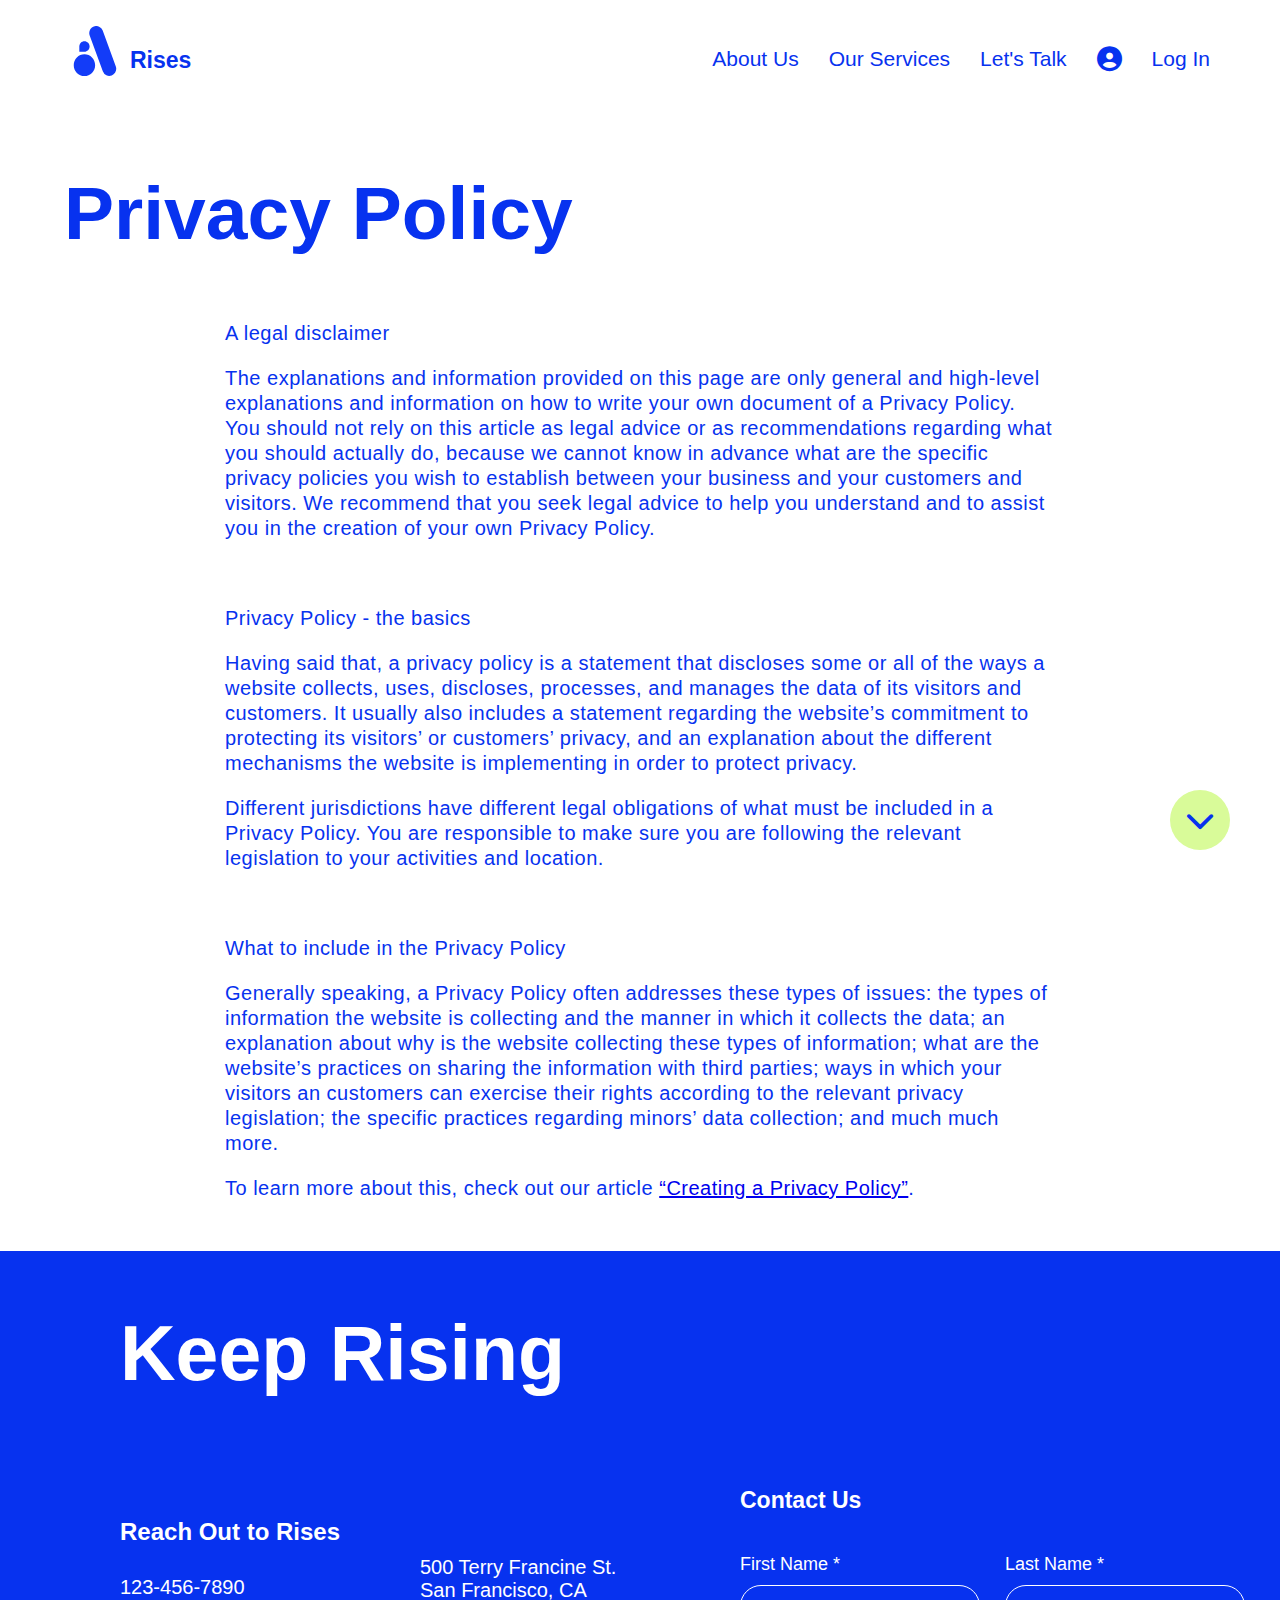
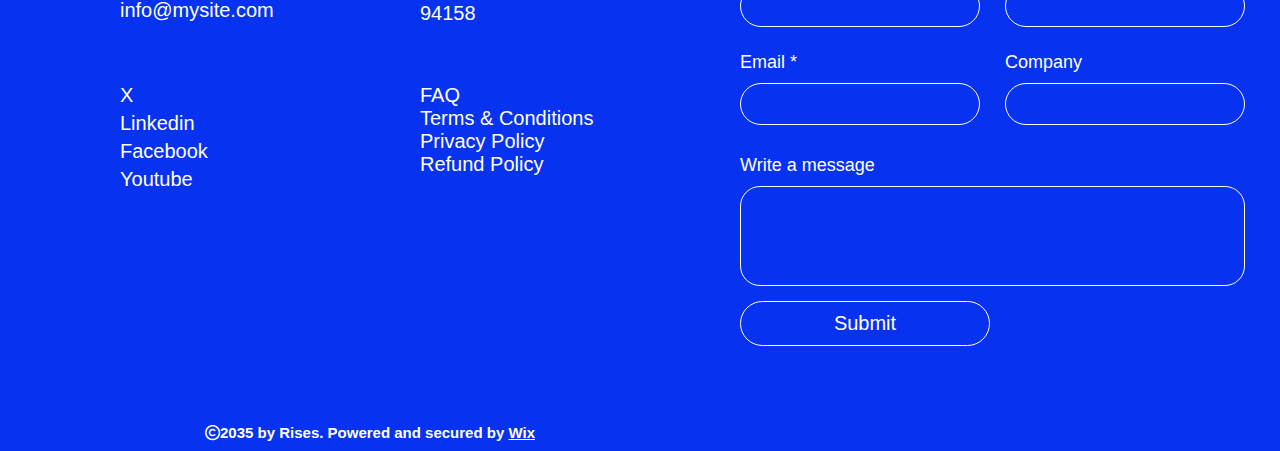
<file: Privacy Policy/Privacy Policy.html>
<!DOCTYPE html>
<html lang="en">
<head>
    <meta charset="UTF-8">
    <meta name="viewport" content="width=device-width, initial-scale=1.0">
    <title>Privacy Policy</title>
    <link rel="stylesheet" href="./Privacy Policy.css">
    <link rel="icon" href="https://i.pcmag.com/imagery/reviews/00Z1mnZCcGR9r9D5hNbsFbW-36.fit_scale.size_1028x578.v1612863800.jpg">
    <link rel="stylesheet" href="https://cdnjs.cloudflare.com/ajax/libs/font-awesome/6.7.2/css/all.min.css" integrity="sha512-Evv84Mr4kqVGRNSgIGL/F/aIDqQb7xQ2vcrdIwxfjThSH8CSR7PBEakCr51Ck+w+/U6swU2Im1vVX0SVk9ABhg==" crossorigin="anonymous" referrerpolicy="no-referrer" />
</head>
<body>

  <div class="scrollup">
    <a href="#m34n"><i class="fa-solid fa-chevron-down"></i></a>
    
  </div>

     <header>
        <div class="headerChild hdr1">
          <a href="../index.html"><svg preserveAspectRatio="xMidYMid meet" data-bbox="28 20.003 136 159.997" viewBox="28 20.003 136 159.997" height="50" width="50" xmlns="http://www.w3.org/2000/svg" data-type="color" role="img" aria-label="Homepage"><defs><style>#comp-lq0vrzva svg [data-color="1"] {fill: #0732EF;}</style></defs>
    <g>
        <path d="M45.862 102.156V85.268c0-9.059 7.344-16.402 16.403-16.402 9.059 0 16.403 7.464 16.403 16.523 0 9.193-7.453 16.768-16.647 16.768H45.862z" fill="#133CF8" data-color="1"></path>
        <path d="M62.218 110.554C43.32 110.554 28 126.1 28 145.277S43.32 180 62.218 180s34.218-15.546 34.218-34.723-15.32-34.723-34.218-34.723z" fill="#133CF8" data-color="1"></path>
        <path d="M149.446 178.111a22.01 22.01 0 0 1-28.482-13.063L78.962 50.184c-4.223-11.548 1.683-24.421 13.19-28.754a22.008 22.008 0 0 1 28.481 13.063l42.002 114.863c4.223 11.548-1.682 24.422-13.189 28.755z" fill="#133CF8" data-color="1"></path>
    </g>
 </svg></a>  
    <p>Rises</p>
        </div>
        <div class="headerChild hdr2">
            <nav>
                <ul>
                 <li><a style="color:#0732EF" href="../About Us/about.html" target="_blank">About Us</a></li>

                  <li><a style="color:#0732EF" href="../Our Services/our services.html" target="_blank">Our Services</a></li>
                    
                    <li><a style="color:#0732EF" href="#ftr">Let's Talk</a></li>
                    
                   
                    <li><i class="fa-solid fa-circle-user"></i></li>
                    <input class="check2" id="check2" type="checkbox">
                    <label for="check2">
                      <p class="hdr-log">Log In</p>
                      <div class="login-line1 sam"></div>
                      <div class="login-line2 sam"></div>
                    </label>
                     <div class="loginform">
                      
                      <form action="">
                        <div class="formrow">
                          <div class="inputdiv">
                            <p>First Name *</p>
                            <input required type="text">
                          </div>
                          <div class="inputdiv">
                            <p>Last Name *</p>
                            <input required type="text">
                          </div>
                        </div>
                         <div class="formrow">
                          <div class="inputdiv">
                            <p>Email *</p>
                            <input required type="email">
                          </div>
                          <div class="inputdiv">
                            <p>Company</p>
                            <input required type="text">
                          </div>
                        </div>
                        <div class="textareadiv">
                          <p>Write a message</p>
                          <textarea name="" id=""></textarea>
                        </div>
                         <button>Submit</button>
                      </form>
            </div>
                    
                </ul>
            </nav>
            

           
            
            <input class="check" id="check" type="checkbox">
            
            <label for="check">
                <div class="lineDiv">
                  <div class="line1"></div>
                  <div class="line2"></div>
                  <div class="line3"></div>
                </div>
               
            </label>
            <div class="navdi">
               <ul>
              <a href="../Login/Login.html">  <li class="hdr-log"><i class="fa-solid fa-circle-user"></i>
                 Log In</li></a>
                <a href="../About Us/about.html"><li>About Us</li></a>
                <a href="../Our Services/our services.html"><li>Our Services</li></a>
               <a href="#ftr"><li > Talk</li></a>
               </ul>
            </div>
            
        </div>
    </header>

    <main id="m34n">
        <div class="tmrow">
            <h1>Privacy Policy</h1>
        </div>
        <div class="paragraphdiv">
            <p>A legal disclaimer</p>
            <p>The explanations and information provided on this page are only general and high-level explanations and information on how to write your own document of a Privacy Policy. You should not rely on this article as legal advice or as recommendations regarding what you should actually do, because we cannot know in advance what are the specific privacy policies you wish to establish between your business and your customers and visitors. We recommend that you seek legal advice to help you understand and to assist you in the creation of your own Privacy Policy. </p>
        </div>

        <div class="paragraphdiv">
            <p>Privacy Policy - the basics</p>
            <p>Having said that, a privacy policy is a statement that discloses some or all of the ways a website collects, uses, discloses, processes, and manages the data of its visitors and customers. It usually also includes a statement regarding the website’s commitment to protecting its visitors’ or customers’ privacy, and an explanation about the different mechanisms the website is implementing in order to protect privacy.</p>

            <p>Different jurisdictions have different legal obligations of what must be included in a Privacy Policy. You are responsible to make sure you are following the relevant legislation to your activities and location.</p>

            
        </div>

        <div class="paragraphdiv">
            <p>What to include in the Privacy Policy</p>

            <p>Generally speaking, a Privacy Policy often addresses these types of issues: the types of information the website is collecting and the manner in which it collects the data; an explanation about why is the website collecting these types of information; what are the website’s practices on sharing the information with third parties; ways in which your visitors an customers can exercise their rights according to the relevant privacy legislation; the specific practices regarding minors’ data collection; and much much more. </p>

            <p>To learn more about this, check out our article <a style="text-decoration: underline;" href="https://support.wix.com/en/article/creating-a-privacy-policy" target="_blank">“Creating a Privacy Policy”</a>.</p>
        </div>
    </main>

     <footer id="ftr">
      <div class="footermainchild ft1">
        <div class="keeprising k">
          <p>Keep Rising</p>
        </div>
        <div class="reach r">
          <div class="flexcolumn">
            <p class="rch">Reach Out to Rises</p>
            <div class="clmn">
              <p>123-456-7890</p>
              <p>info@mysite.com</p>
            </div>
          </div>
        </div>
        <div class="address d">
          <div class="dflex">
                      <p>500 Terry Francine St.
San Francisco, CA 94158</p>
          </div>

        </div>
        <div class="socials s">
          <div class="socialsflex">
            <a style="width: 50px;" href="https://x.com/wix" target="_blank"><p>X</p></a>
            <a style="width: 50px;" href="https://www.linkedin.com/company/wix-com" target="_blank"><p>Linkedin</p></a>
            <a style="width: 50px;" href="https://www.facebook.com/wix" target="_blank"><p>Facebook</p></a>
            <a style="width: 50px;" href="https://www.youtube.com/user/Wix" target="_blank"><p>Youtube</p></a>
            
          </div>
        </div>
        <div class="faq f">
          <div class="faqflex">
         <a  href="../FAQ/FAQ.html" target="_blank"><p>FAQ</p></a>
            <a  href="../Terms & Conditions/T&M.html" target="_blank"><p>Terms & Conditions</p></a>
           <a  href="../Privacy Policy/Privacy Policy.html" target="_blank"> <p>Privacy Policy</p></a>
            <a  href="../Refund Policy/Refund Policy.html" target="_blank"><p>Refund Policy</p></a>
          </div>
        </div>
        <div class="footerendp e">
          <a href="https://www.wix.com/?utm_campaign=vir_created_with" target="_blank"><p><i class="fa-regular fa-copyright"></i>2035 by Rises. Powered and secured by <span>Wix</span></p></a>
          
        </div>
      </div>
      <form class="footermainchild ft2">
        <div class="space sp">
          <p>Keep Rising</p>
        </div>
        <div class="firstname fn">
          
            
            <div class="inflex">
              <div class="inputflex">
            <p>Contact Us</p>
          </div>
              <label for="">First Name *</label>
              <input required type="text">
            </div>
          
        </div>
        <div class="lastname ln">
          <div class="inflex">
              <label for="">Last Name *</label>
          <input required type="text">
          </div>
        
        </div>
        <div class="email em">
          <div class="inflex">
            <label for="">Email *</label>
            <input required type="email"> 
          </div>
        </div>
        <div class="company cm">
          <div class="inflex">
            <label for="">Company</label>
            <input required type="text">
          </div>
        </div>
        <div class="message ms">
          <div class="inflex">
            <label for="">Write a message</label>
            <textarea name="" id=""></textarea>
            <button>Submit</button>
          </div>
        </div>
      </form>
    </footer>
</body>
</html>
</file>
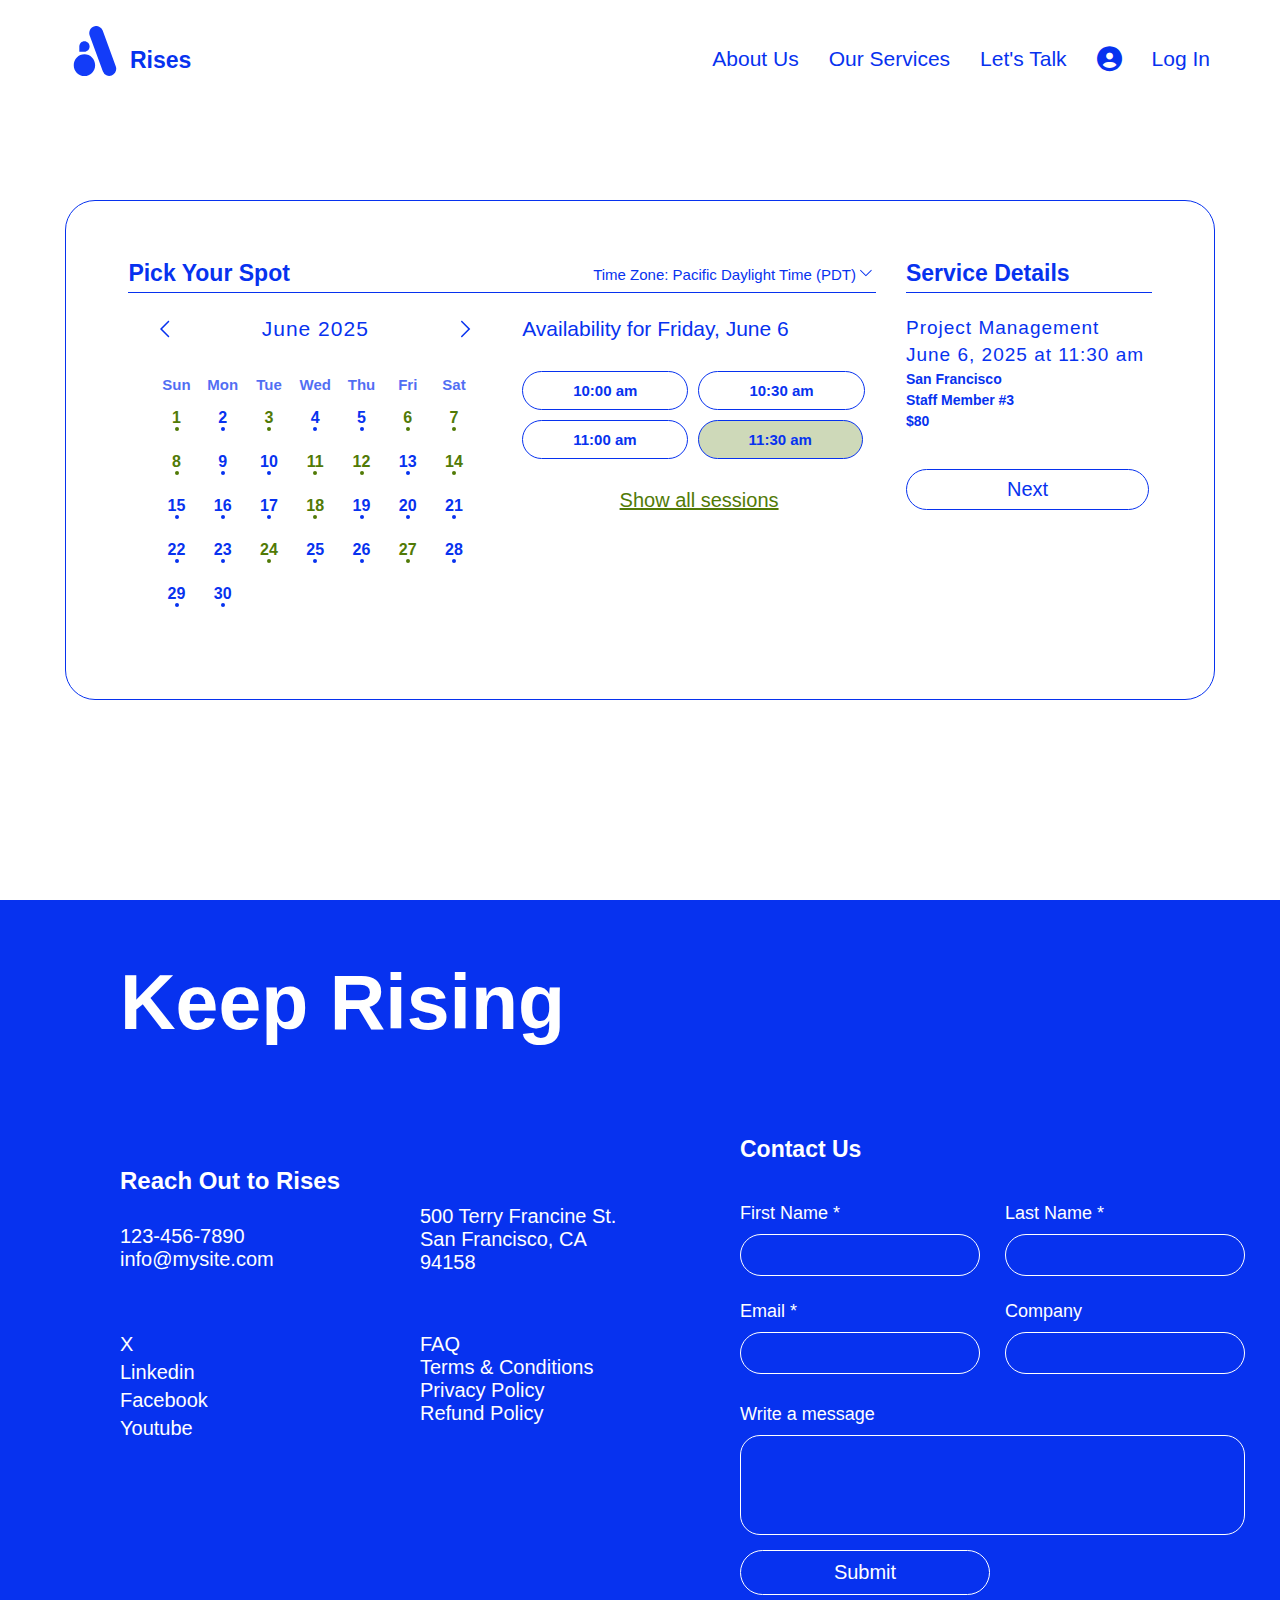
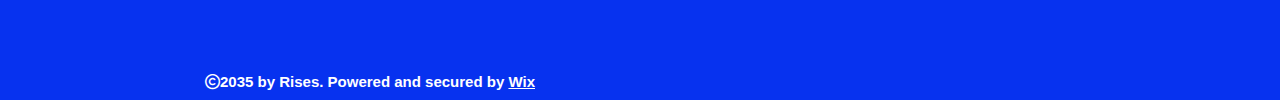
<file: Project Management/Project Management.html>
<!DOCTYPE html>
<html lang="en">
<head>
    <meta charset="UTF-8">
    <meta name="viewport" content="width=device-width, initial-scale=1.0">
    <title>Project Management</title>
    <link rel="icon" href="https://i.pcmag.com/imagery/reviews/00Z1mnZCcGR9r9D5hNbsFbW-36.fit_scale.size_1028x578.v1612863800.jpg">
    <link rel="stylesheet" href="./Project Management.css">
     <link rel="stylesheet" href="https://cdnjs.cloudflare.com/ajax/libs/font-awesome/6.7.2/css/all.min.css" integrity="sha512-Evv84Mr4kqVGRNSgIGL/F/aIDqQb7xQ2vcrdIwxfjThSH8CSR7PBEakCr51Ck+w+/U6swU2Im1vVX0SVk9ABhg==" crossorigin="anonymous" referrerpolicy="no-referrer" />
</head>
<body>
   <header>
        <div class="headerChild hdr1">
          <a href="../index.html"><svg preserveAspectRatio="xMidYMid meet" data-bbox="28 20.003 136 159.997" viewBox="28 20.003 136 159.997" height="50" width="50" xmlns="http://www.w3.org/2000/svg" data-type="color" role="img" aria-label="Homepage"><defs><style>#comp-lq0vrzva svg [data-color="1"] {fill: #0732EF;}</style></defs>
    <g>
        <path d="M45.862 102.156V85.268c0-9.059 7.344-16.402 16.403-16.402 9.059 0 16.403 7.464 16.403 16.523 0 9.193-7.453 16.768-16.647 16.768H45.862z" fill="#133CF8" data-color="1"></path>
        <path d="M62.218 110.554C43.32 110.554 28 126.1 28 145.277S43.32 180 62.218 180s34.218-15.546 34.218-34.723-15.32-34.723-34.218-34.723z" fill="#133CF8" data-color="1"></path>
        <path d="M149.446 178.111a22.01 22.01 0 0 1-28.482-13.063L78.962 50.184c-4.223-11.548 1.683-24.421 13.19-28.754a22.008 22.008 0 0 1 28.481 13.063l42.002 114.863c4.223 11.548-1.682 24.422-13.189 28.755z" fill="#133CF8" data-color="1"></path>
    </g>
 </svg></a>  
    <p>Rises</p>
        </div>
        <div class="headerChild hdr2">
            <nav>
                <ul>
                  <a style="color:#0732EF" href="../About Us/about.html" target="_blank"><li>About Us</li></a>
                    
                   <a style="color:#0732EF" href="../Our Services/our services.html" target="_blank"> <li>Our Services</li></a>
                    <a style="color:#0732EF" href="#ftr"> <li>Let's Talk</li></a>
                   
                    <li><i class="fa-solid fa-circle-user"></i></li>
                    <input class="check2" id="check2" type="checkbox">
                    <label for="check2">
                      <p class="hdr-log">Log In</p>
                      <div class="login-line1 sam"></div>
                      <div class="login-line2 sam"></div>
                    </label>
                     <div class="loginform">
                      
                      <form action="">
                        <div class="formrow">
                          <div class="inputdiv">
                            <p>First Name *</p>
                            <input required type="text">
                          </div>
                          <div class="inputdiv">
                            <p>Last Name *</p>
                            <input required type="text">
                          </div>
                        </div>
                         <div class="formrow">
                          <div class="inputdiv">
                            <p>Email *</p>
                            <input required type="email">
                          </div>
                          <div class="inputdiv">
                            <p>Company</p>
                            <input required type="text">
                          </div>
                        </div>
                        <div class="textareadiv">
                          <p>Write a message</p>
                          <textarea name="" id=""></textarea>
                        </div>
                         <button>Submit</button>
                      </form>
            </div>
                    
                </ul>
            </nav>
            

           
            
            <input class="check" id="check" type="checkbox">
            
            <label for="check">
                <div class="lineDiv">
                  <div class="line1"></div>
                  <div class="line2"></div>
                  <div class="line3"></div>
                </div>
               
            </label>
            <div class="navdi">
               <ul>
                <li class="hdr-log"><i class="fa-solid fa-circle-user"></i>
                 Log In</li>
                <a href="../About Us/about.html"><li>About Us</li></a>
                <a href="../Our Services/our services.html"><li>Our Services</li></a>
                <li> Talk</li>
               </ul>
            </div>
            
        </div>
    </header>
     <div class="calendarCenter">
         <div class="calendarmaaindiv">
      <div class="calendarchild1">
        <div class="top-part">
          <div class="top-column">
            <div class="kide-row">
              <p class="pick">Pick Your Spot</p>
              <div class="psvg">
                 <p class="timezone">Time Zone: Pacific Daylight Time (PDT) </p>
              <svg class="chevron" viewBox="0 0 24 24" fill="currentColor" width="20" height="20" aria-hidden="true" class="sZtEhEr"><path fill-rule="evenodd" d="M18.2546728,8.18171329 L18.9617796,8.88882007 L12.5952867,15.2537133 L12.5978964,15.2558012 L11.8907896,15.962908 L11.8882867,15.9607133 L11.8874628,15.9617796 L11.180356,15.2546728 L11.1812867,15.2527133 L4.81828671,8.88882007 L5.52539349,8.18171329 L11.8882867,14.5457133 L18.2546728,8.18171329 Z"></path></svg>
              </div>
             
            </div>
            
            <div class="line"></div>
          </div>
        </div>
        <div class="main-part">
          <div class="mainpartchilds fr-child">
            <div class="frchildtop">
              <svg viewBox="0 0 24 24" fill="currentColor" width="24" height="24" class="sr7Ezrg"><path d="M9.12210136,12 L16.0596461,18.9393399 C16.352647,19.2321253 16.3528218,19.706999 16.0600364,20 C15.7672509,20.293001 15.2923772,20.2931757 14.9993763,20.0003903 L7,12 L14.9993763,3.99960971 C15.2923772,3.70682428 15.7672509,3.70699902 16.0600364,4 C16.3528218,4.29300098 16.352647,4.76787468 16.0596461,5.0606601 L9.12210136,12 Z"></path></svg>
              <p>June 2025</p>
              <svg viewBox="0 0 24 24" fill="currentColor" width="24" height="24" class="sr7Ezrg"><path d="M8.22083109,4 C8.51380539,3.70718788 8.9886791,3.70731936 9.28149122,4.00029365 L17.2763084,12 L9.28047689,19.9997063 C8.98766478,20.2926806 8.51279106,20.2928121 8.21981676,20 C7.92684246,19.7071879 7.92671099,19.2323142 8.21952311,18.9393399 L15.1555752,12 L8.22053744,5.06066013 C7.92772532,4.76768583 7.92785679,4.29281212 8.22083109,4 Z"></path></svg>
            </div>
            <div class="actualcalendar">
              <div class="calendarrow">
                <p class="month">Sun</p>
                 <div class="dotdiv">
                  <p style="color: rgb(81, 122, 6)">1</p>
                  <div style="background-color: rgb(81, 122, 6);" class="dot"></div>
                 </div>
                <div class="dotdiv">
                  <p style="color: rgb(81, 122, 6);">8</p>
                  <div style="background-color: rgb(81, 122, 6);" class="dot"></div>
                </div>
                <div class="dotdiv">
                  <p>15</p>
                  <div class="dot"></div>
                </div>
                <div class="dotdiv">
                  <p>22</p>
                  <div class="dot"></div>
                </div>
                <div class="dotdiv">
                  <p>29</p>
                  <div class="dot"></div>
                </div>
              </div>
               <div class="calendarrow">
                <p class="month">Mon</p>
                 <div class="dotdiv">
                  <p>2</p>
                  <div class="dot"></div>
                 </div>
                <div class="dotdiv">
                  <p>9</p>
                  <div class="dot"></div>
                </div>
                <div class="dotdiv">
                  <p>16</p>
                  <div class="dot"></div>
                </div>
                <div class="dotdiv">
                  <p>23</p>
                  <div class="dot"></div>
                </div>
                <div class="dotdiv">
                  <p>30</p>
                  <div class="dot"></div>
                </div>
              </div>
               <div class="calendarrow">
                <p class="month">Tue</p>
                 <div class="dotdiv">
                  <p style="color: rgb(81, 122, 6)">3</p>
                  <div style="background-color: rgb(81, 122, 6);" class="dot"></div>
                 </div>
                <div class="dotdiv">
                  <p>10</p>
                  <div class="dot"></div>
                </div>
                <div class="dotdiv">
                  <p>17</p>
                  <div class="dot"></div>
                </div>
                <div class="dotdiv">
                  <p style="color: rgb(81, 122, 6)">24</p>
                  <div style="background-color: rgb(81, 122, 6);" class="dot"></div>
                </div>
              </div>
              <div class="calendarrow">
                <p class="month">Wed</p>
                 <div class="dotdiv">
                  <p>4</p>
                  <div class="dot"></div>
                 </div>
                <div class="dotdiv">
                  <p style="color: rgb(81, 122, 6);">11</p>
                  <div style="background-color: rgb(81, 122, 6);" class="dot"></div>
                </div>
                <div class="dotdiv">
                  <p style="color: rgb(81, 122, 6)">18</p>
                  <div style="background-color: rgb(81, 122, 6);" class="dot"></div>
                </div>
                <div class="dotdiv">
                  <p>25</p>
                  <div class="dot"></div>
                </div>
              </div>
              <div class="calendarrow">
                <p class="month">Thu</p>
                 <div class="dotdiv">
                  <p>5</p>
                  <div class="dot"></div>
                 </div>
                <div class="dotdiv">
                  <p style="color: rgb(81, 122, 6);">12</p>
                  <div style="background-color: rgb(81, 122, 6);" class="dot"></div>
                </div>
                <div class="dotdiv">
                  <p>19</p>
                  <div class="dot"></div>
                </div>
                <div class="dotdiv">
                  <p>26</p>
                  <div class="dot"></div>
                </div>
              </div>
              <div class="calendarrow">
                <p class="month">Fri</p>
                 <div class="dotdiv">
                  <p style="color: rgb(81, 122, 6);">6</p>
                  <div style="background-color: rgb(81, 122, 6);" class="dot"></div>
                 </div>
                <div class="dotdiv">
                  <p>13</p>
                  <div class="dot"></div>
                </div>
                <div class="dotdiv">
                  <p>20</p>
                  <div class="dot"></div>
                </div>
                <div class="dotdiv">
                  <p style="color: rgb(81, 122, 6);">27</p>
                  <div style="background-color: rgb(81, 122, 6);" class="dot"></div>
                </div>
              </div>
               <div class="calendarrow">
                <p class="month">Sat</p>
                 <div class="dotdiv">
                  <p style="color: rgb(81, 122, 6);">7</p>
                  <div style="background-color: rgb(81, 122, 6);" class="dot"></div>
                 </div>
                <div class="dotdiv">
                  <p style="color: rgb(81, 122, 6);">14</p>
                  <div style="background-color: rgb(81, 122, 6);" class="dot"></div>
                </div>
                <div class="dotdiv">
                  <p>21</p>
                  <div class="dot"></div>
                </div>
                <div class="dotdiv">
                  <p>28</p>
                  <div class="dot"></div>
                </div>
              </div>
             
            </div>
          </div>
          <div class="mainpartchilds sc-child">
            <p>Availability for Friday, June 6</p>
            <div class="timecolumn">
              <div class="buttonrow">
                <button>10:00 am</button>
                 <button>10:30 am</button>
              </div>
              <div class="buttonrow">
                <button>11:00 am</button>
                 <button style="background-color: rgba(81, 122, 6, 0.284);">11:30 am</button>
              </div>
            </div>
            <div class="sessionsdiv">
              <p style="color: rgb(81, 122, 6);">Show all sessions</p>
            </div>
          </div>
        </div>
      </div>
      <div class="calendarchild2">
        <div class="detailscolumn">
            <p>Service Details</p>
            <div class="lineee"></div>
        </div>
        <div class="calendarend">
          <p class="endP">Project Management</p>
          <p class="endP">June 6, 2025 at 11:30 am</p>
          <p class="miniP">San Francisco</p>
          <p class="miniP">Staff Member #3</p>
          <p class="miniP">$80</p>
        </div>
        <div class="buttondiv">
          <button>Next</button>
        </div>
      </div>
    </div>
     </div>
        <footer id="ftr">
      <div class="footermainchild ft1">
        <div class="keeprising k">
          <p>Keep Rising</p>
        </div>
        <div class="reach r">
          <div class="flexcolumn">
            <p class="rch">Reach Out to Rises</p>
            <div class="clmn">
              <p>123-456-7890</p>
              <p>info@mysite.com</p>
            </div>
          </div>
        </div>
        <div class="address d">
          <div class="dflex">
                      <p>500 Terry Francine St.
San Francisco, CA 94158</p>
          </div>

        </div>
        <div class="socials s">
          <div class="socialsflex">
            <a style="width: 50px;" href="https://x.com/wix" target="_blank"><p>X</p></a>
            <a style="width: 50px;" href="https://www.linkedin.com/company/wix-com" target="_blank"><p>Linkedin</p></a>
            <a style="width: 50px;" href="https://www.facebook.com/wix" target="_blank"><p>Facebook</p></a>
            <a style="width: 50px;" href="https://www.youtube.com/user/Wix" target="_blank"><p>Youtube</p></a>
            
          </div>
        </div>
        <div class="faq f">
          <div class="faqflex">
            <a href="../FAQ/FAQ.html" target="_blank"><p>FAQ</p></a>
            <p>Terms & Conditions</p>
            <p>Privacy Policy</p>
            <p>Refund Policy</p>
          </div>
        </div>
        <div class="footerendp e">
          <a href="https://www.wix.com/?utm_campaign=vir_created_with" target="_blank"><p><i class="fa-regular fa-copyright"></i>2035 by Rises. Powered and secured by <span>Wix</span></p></a>
          
        </div>
      </div>
      <form class="footermainchild ft2">
        <div class="space sp">
          <p>Keep Rising</p>
        </div>
        <div class="firstname fn">
          
            
            <div class="inflex">
              <div class="inputflex">
            <p>Contact Us</p>
          </div>
              <label for="">First Name *</label>
              <input required type="text">
            </div>
          
        </div>
        <div class="lastname ln">
          <div class="inflex">
              <label for="">Last Name *</label>
          <input required type="text">
          </div>
        
        </div>
        <div class="email em">
          <div class="inflex">
            <label for="">Email *</label>
            <input required type="email"> 
          </div>
        </div>
        <div class="company cm">
          <div class="inflex">
            <label for="">Company</label>
            <input required type="text">
          </div>
        </div>
        <div class="message ms">
          <div class="inflex">
            <label for="">Write a message</label>
            <textarea name="" id=""></textarea>
            <button>Submit</button>
          </div>
        </div>
      </form>
    </footer>
</body>
</html>
</file>
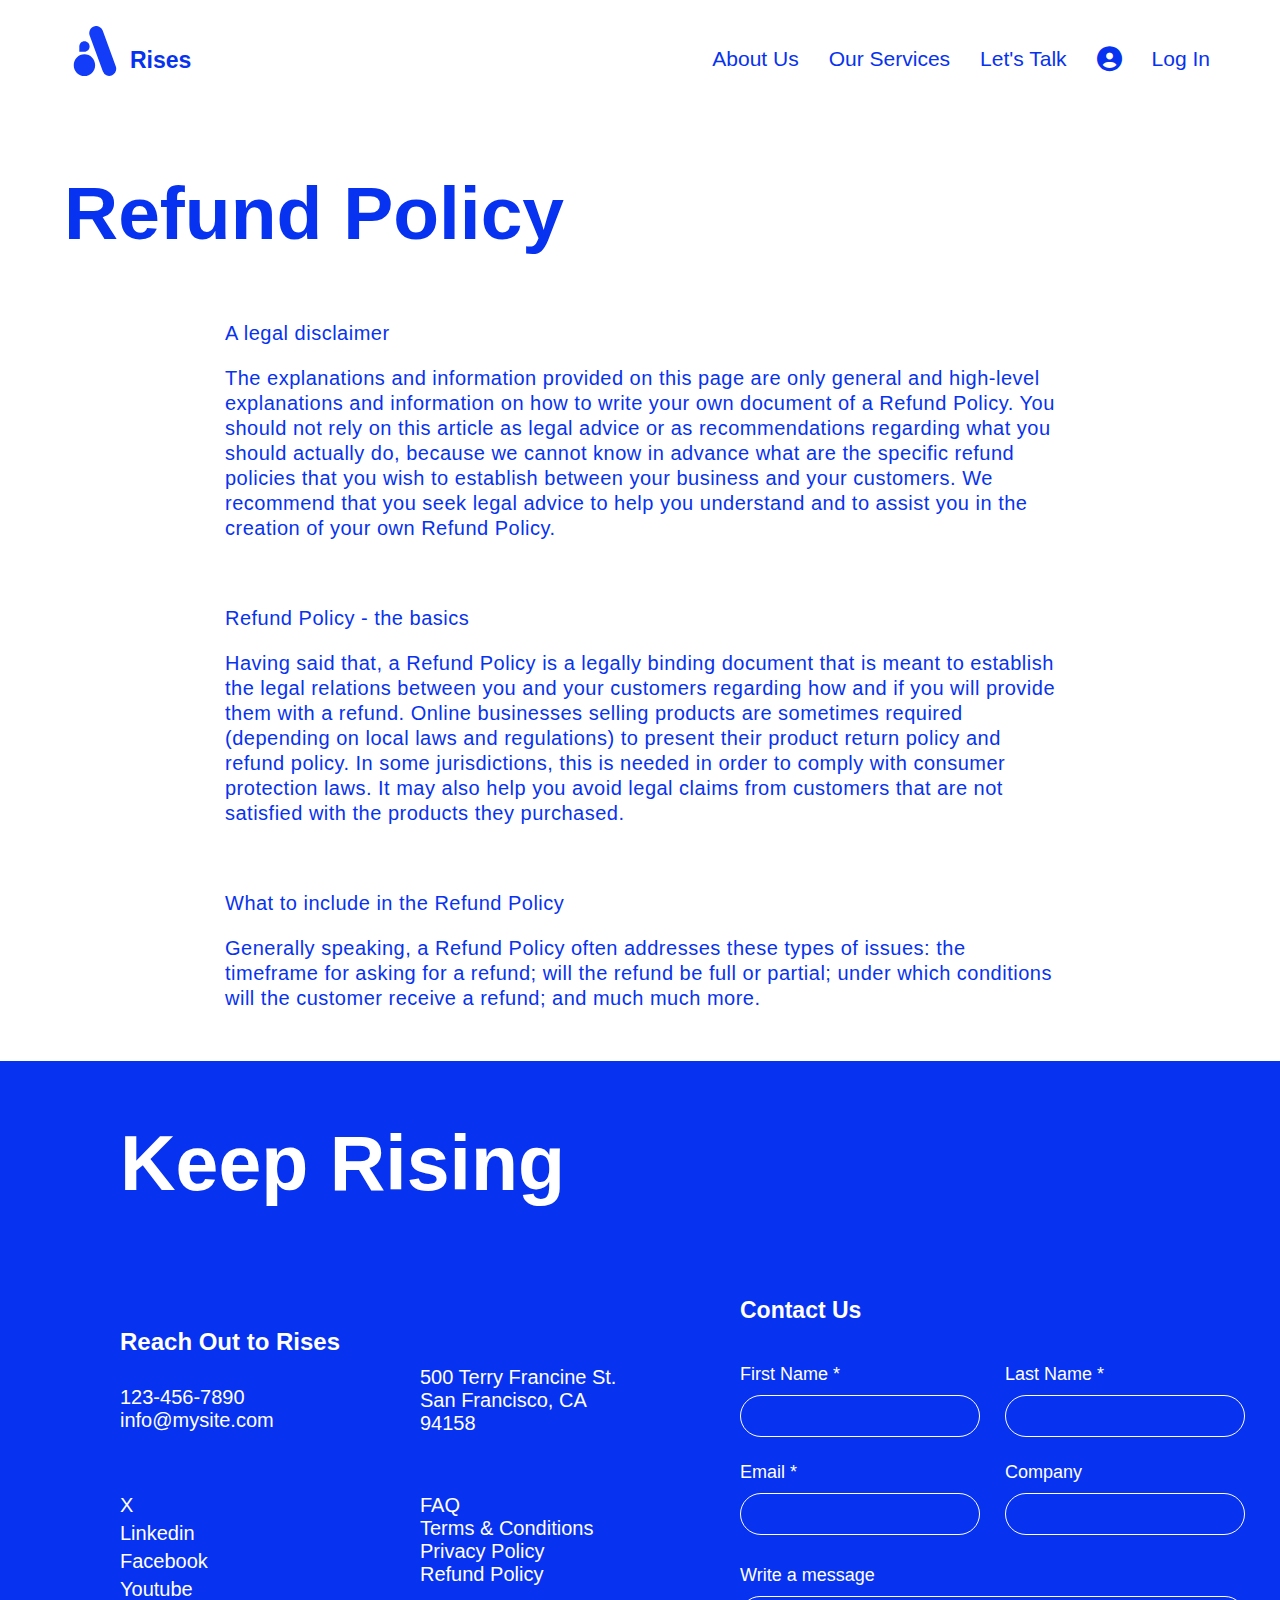
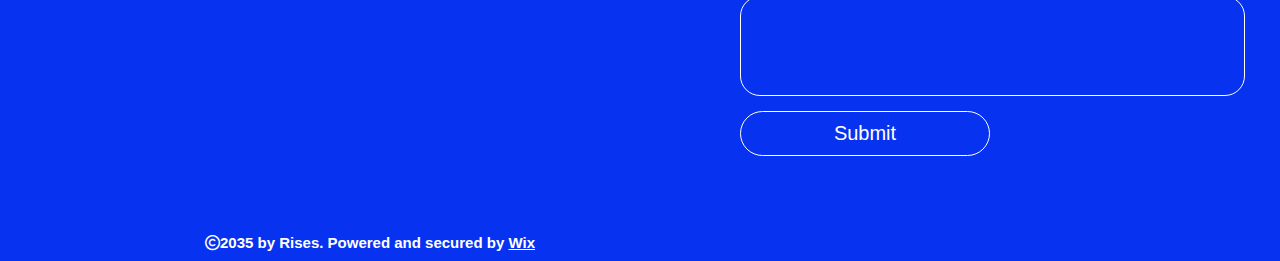
<file: Refund Policy/Refund Policy.html>
<!DOCTYPE html>
<html lang="en">
<head>
    <meta charset="UTF-8">
    <meta name="viewport" content="width=device-width, initial-scale=1.0">
    <title>Refund Policy</title>
        <link rel="stylesheet" href="./Refund Policy.css">
        <link rel="icon" href="https://i.pcmag.com/imagery/reviews/00Z1mnZCcGR9r9D5hNbsFbW-36.fit_scale.size_1028x578.v1612863800.jpg">
     <link rel="stylesheet" href="https://cdnjs.cloudflare.com/ajax/libs/font-awesome/6.7.2/css/all.min.css" integrity="sha512-Evv84Mr4kqVGRNSgIGL/F/aIDqQb7xQ2vcrdIwxfjThSH8CSR7PBEakCr51Ck+w+/U6swU2Im1vVX0SVk9ABhg==" crossorigin="anonymous" referrerpolicy="no-referrer" />
</head>
<body>
     <header>
        <div class="headerChild hdr1">
          <a href="../index.html"><svg preserveAspectRatio="xMidYMid meet" data-bbox="28 20.003 136 159.997" viewBox="28 20.003 136 159.997" height="50" width="50" xmlns="http://www.w3.org/2000/svg" data-type="color" role="img" aria-label="Homepage"><defs><style>#comp-lq0vrzva svg [data-color="1"] {fill: #0732EF;}</style></defs>
    <g>
        <path d="M45.862 102.156V85.268c0-9.059 7.344-16.402 16.403-16.402 9.059 0 16.403 7.464 16.403 16.523 0 9.193-7.453 16.768-16.647 16.768H45.862z" fill="#133CF8" data-color="1"></path>
        <path d="M62.218 110.554C43.32 110.554 28 126.1 28 145.277S43.32 180 62.218 180s34.218-15.546 34.218-34.723-15.32-34.723-34.218-34.723z" fill="#133CF8" data-color="1"></path>
        <path d="M149.446 178.111a22.01 22.01 0 0 1-28.482-13.063L78.962 50.184c-4.223-11.548 1.683-24.421 13.19-28.754a22.008 22.008 0 0 1 28.481 13.063l42.002 114.863c4.223 11.548-1.682 24.422-13.189 28.755z" fill="#133CF8" data-color="1"></path>
    </g>
 </svg></a>  
    <p>Rises</p>
        </div>
        <div class="headerChild hdr2">
            <nav>
                <ul>
                  <a style="color:#0732EF" href="../About Us/about.html" target="_blank"><li>About Us</li></a>
                    
                   <a style="color:#0732EF" href="../Our Services/our services.html" target="_blank"> <li>Our Services</li></a>
                    <a style="color:#0732EF" href="#ftr"> <li>Let's Talk</li></a>
                   
                    <li><i class="fa-solid fa-circle-user"></i></li>
                    <input class="check2" id="check2" type="checkbox">
                    <label for="check2">
                      <p class="hdr-log">Log In</p>
                      <div class="login-line1 sam"></div>
                      <div class="login-line2 sam"></div>
                    </label>
                     <div class="loginform">
                      
                      <form action="">
                        <div class="formrow">
                          <div class="inputdiv">
                            <p>First Name *</p>
                            <input required type="text">
                          </div>
                          <div class="inputdiv">
                            <p>Last Name *</p>
                            <input required type="text">
                          </div>
                        </div>
                         <div class="formrow">
                          <div class="inputdiv">
                            <p>Email *</p>
                            <input required type="email">
                          </div>
                          <div class="inputdiv">
                            <p>Company</p>
                            <input required type="text">
                          </div>
                        </div>
                        <div class="textareadiv">
                          <p>Write a message</p>
                          <textarea name="" id=""></textarea>
                        </div>
                         <button>Submit</button>
                      </form>
            </div>
                    
                </ul>
            </nav>
            

           
            
            <input class="check" id="check" type="checkbox">
            
            <label for="check">
                <div class="lineDiv">
                  <div class="line1"></div>
                  <div class="line2"></div>
                  <div class="line3"></div>
                </div>
               
            </label>
            <div class="navdi">
               <ul>
                <li class="hdr-log"><i class="fa-solid fa-circle-user"></i>
                 Log In</li>
                <a href="../About Us/about.html"><li>About Us</li></a>
                <a href="../Our Services/our services.html"><li>Our Services</li></a>
                <li> Talk</li>
               </ul>
            </div>
            
        </div>
    </header>

    <main>
        <div class="tmrow">
            <h1>Refund Policy</h1>
        </div>
        <div class="paragraphdiv">
            <p>A legal disclaimer</p>
            <p>The explanations and information provided on this page are only general and high-level explanations and information on how to write your own document of a Refund Policy. You should not rely on this article as legal advice or as recommendations regarding what you should actually do, because we cannot know in advance what are the specific refund policies that you wish to establish between your business and your customers. We recommend that you seek legal advice to help you understand and to assist you in the creation of your own Refund Policy.</p>
        </div>
        <div class="paragraphdiv">
            <p>Refund Policy - the basics</p>
          <p>Having said that, a Refund Policy is a legally binding document that is meant to establish the legal relations between you and your customers regarding how and if you will provide them with a refund. Online businesses selling products are sometimes required (depending on local laws and regulations) to present their product return policy and refund policy. In some jurisdictions, this is needed in order to comply with consumer protection laws. It may also help you avoid legal claims from customers that are not satisfied with the products they purchased.</p>

           

            
        </div>

        <div class="paragraphdiv">
            <p>What to include in the Refund Policy</p>

           <p>Generally speaking, a Refund Policy often addresses these types of issues: the timeframe for asking for a refund; will the refund be full or partial; under which conditions will the customer receive a refund; and much much more.</p>

           
        </div>
    </main>

     <footer id="ftr">
      <div class="footermainchild ft1">
        <div class="keeprising k">
          <p>Keep Rising</p>
        </div>
        <div class="reach r">
          <div class="flexcolumn">
            <p class="rch">Reach Out to Rises</p>
            <div class="clmn">
              <p>123-456-7890</p>
              <p>info@mysite.com</p>
            </div>
          </div>
        </div>
        <div class="address d">
          <div class="dflex">
                      <p>500 Terry Francine St.
San Francisco, CA 94158</p>
          </div>

        </div>
        <div class="socials s">
          <div class="socialsflex">
            <a style="width: 50px;" href="https://x.com/wix" target="_blank"><p>X</p></a>
            <a style="width: 50px;" href="https://www.linkedin.com/company/wix-com" target="_blank"><p>Linkedin</p></a>
            <a style="width: 50px;" href="https://www.facebook.com/wix" target="_blank"><p>Facebook</p></a>
            <a style="width: 50px;" href="https://www.youtube.com/user/Wix" target="_blank"><p>Youtube</p></a>
            
          </div>
        </div>
        <div class="faq f">
          <div class="faqflex">
            <a href="../FAQ/FAQ.html" target="_blank"><p>FAQ</p></a>
            <p>Terms & Conditions</p>
            <p>Privacy Policy</p>
            <p>Refund Policy</p>
          </div>
        </div>
        <div class="footerendp e">
          <a href="https://www.wix.com/?utm_campaign=vir_created_with" target="_blank"><p><i class="fa-regular fa-copyright"></i>2035 by Rises. Powered and secured by <span>Wix</span></p></a>
          
        </div>
      </div>
      <form class="footermainchild ft2">
        <div class="space sp">
          <p>Keep Rising</p>
        </div>
        <div class="firstname fn">
          
            
            <div class="inflex">
              <div class="inputflex">
            <p>Contact Us</p>
          </div>
              <label for="">First Name *</label>
              <input required type="text">
            </div>
          
        </div>
        <div class="lastname ln">
          <div class="inflex">
              <label for="">Last Name *</label>
          <input required type="text">
          </div>
        
        </div>
        <div class="email em">
          <div class="inflex">
            <label for="">Email *</label>
            <input required type="email"> 
          </div>
        </div>
        <div class="company cm">
          <div class="inflex">
            <label for="">Company</label>
            <input required type="text">
          </div>
        </div>
        <div class="message ms">
          <div class="inflex">
            <label for="">Write a message</label>
            <textarea name="" id=""></textarea>
            <button>Submit</button>
          </div>
        </div>
      </form>
    </footer>
</body>
</html>
</file>
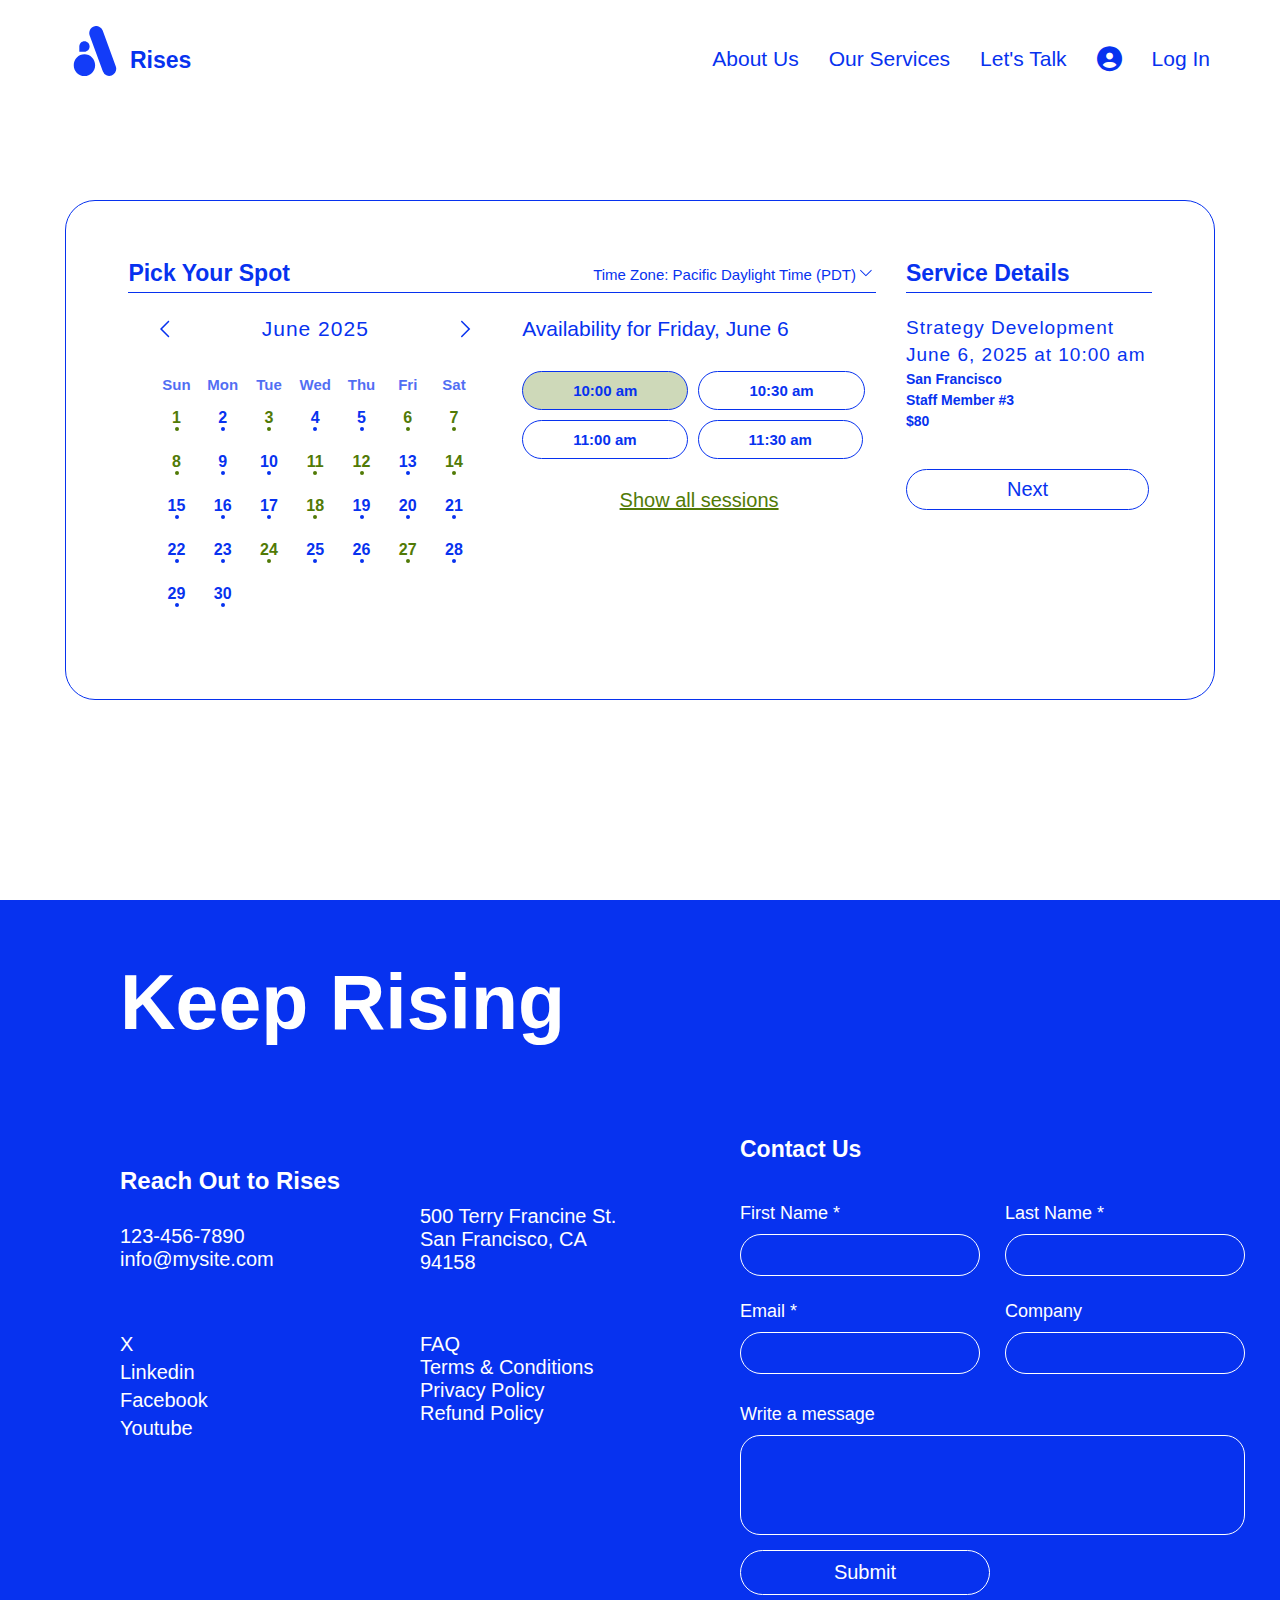
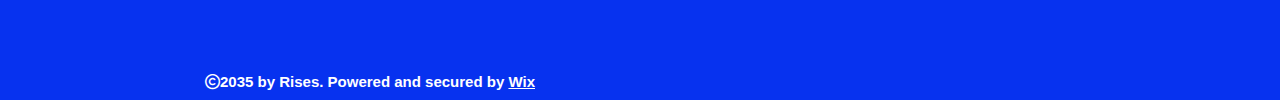
<file: Strategy Development/strategy.html>
<!DOCTYPE html>
<html lang="en">
<head>
    <meta charset="UTF-8">
    <meta name="viewport" content="width=device-width, initial-scale=1.0">
    <title>Strategy Development</title>
    <link rel="icon" href="https://i.pcmag.com/imagery/reviews/00Z1mnZCcGR9r9D5hNbsFbW-36.fit_scale.size_1028x578.v1612863800.jpg">
    <link rel="stylesheet" href="./strategy.css">
     <link rel="stylesheet" href="https://cdnjs.cloudflare.com/ajax/libs/font-awesome/6.7.2/css/all.min.css" integrity="sha512-Evv84Mr4kqVGRNSgIGL/F/aIDqQb7xQ2vcrdIwxfjThSH8CSR7PBEakCr51Ck+w+/U6swU2Im1vVX0SVk9ABhg==" crossorigin="anonymous" referrerpolicy="no-referrer" />
</head>
<body>
   <header>
        <div class="headerChild hdr1">
          <a href="../index.html"><svg preserveAspectRatio="xMidYMid meet" data-bbox="28 20.003 136 159.997" viewBox="28 20.003 136 159.997" height="50" width="50" xmlns="http://www.w3.org/2000/svg" data-type="color" role="img" aria-label="Homepage"><defs><style>#comp-lq0vrzva svg [data-color="1"] {fill: #0732EF;}</style></defs>
    <g>
        <path d="M45.862 102.156V85.268c0-9.059 7.344-16.402 16.403-16.402 9.059 0 16.403 7.464 16.403 16.523 0 9.193-7.453 16.768-16.647 16.768H45.862z" fill="#133CF8" data-color="1"></path>
        <path d="M62.218 110.554C43.32 110.554 28 126.1 28 145.277S43.32 180 62.218 180s34.218-15.546 34.218-34.723-15.32-34.723-34.218-34.723z" fill="#133CF8" data-color="1"></path>
        <path d="M149.446 178.111a22.01 22.01 0 0 1-28.482-13.063L78.962 50.184c-4.223-11.548 1.683-24.421 13.19-28.754a22.008 22.008 0 0 1 28.481 13.063l42.002 114.863c4.223 11.548-1.682 24.422-13.189 28.755z" fill="#133CF8" data-color="1"></path>
    </g>
 </svg></a>  
    <p>Rises</p>
        </div>
        <div class="headerChild hdr2">
            <nav>
                <ul>
                  <a style="color:#0732EF" href="../About Us/about.html" target="_blank"><li>About Us</li></a>
                    
                   <a style="color:#0732EF" href="../Our Services/our services.html" target="_blank"> <li>Our Services</li></a>
                    <a style="color:#0732EF" href="#ftr"> <li>Let's Talk</li></a>
                   
                    <li><i class="fa-solid fa-circle-user"></i></li>
                    <input class="check2" id="check2" type="checkbox">
                    <label for="check2">
                      <p class="hdr-log">Log In</p>
                      <div class="login-line1 sam"></div>
                      <div class="login-line2 sam"></div>
                    </label>
                     <div class="loginform">
                      
                      <form action="">
                        <div class="formrow">
                          <div class="inputdiv">
                            <p>First Name *</p>
                            <input required type="text">
                          </div>
                          <div class="inputdiv">
                            <p>Last Name *</p>
                            <input required type="text">
                          </div>
                        </div>
                         <div class="formrow">
                          <div class="inputdiv">
                            <p>Email *</p>
                            <input required type="email">
                          </div>
                          <div class="inputdiv">
                            <p>Company</p>
                            <input required type="text">
                          </div>
                        </div>
                        <div class="textareadiv">
                          <p>Write a message</p>
                          <textarea name="" id=""></textarea>
                        </div>
                         <button>Submit</button>
                      </form>
            </div>
                    
                </ul>
            </nav>
            

           
            
            <input class="check" id="check" type="checkbox">
            
            <label for="check">
                <div class="lineDiv">
                  <div class="line1"></div>
                  <div class="line2"></div>
                  <div class="line3"></div>
                </div>
               
            </label>
            <div class="navdi">
               <ul>
               <a href="../Login/Login.html"> <li class="hdr-log"><i class="fa-solid fa-circle-user"></i>
                 Log In</li></a>
                <a href="../About Us/about.html"><li>About Us</li></a>
                <a href="../Our Services/our services.html"><li>Our Services</li></a>
                <a href="#ftr"><li > Talk</li></a>
               </ul>
            </div>
            
        </div>
    </header>
     <div class="calendarCenter">
         <div class="calendarmaaindiv">
      <div class="calendarchild1">
        <div class="top-part">
          <div class="top-column">
            <div class="kide-row">
              <p class="pick">Pick Your Spot</p>
              <div class="psvg">
                 <p class="timezone">Time Zone: Pacific Daylight Time (PDT) </p>
              <svg class="chevron" viewBox="0 0 24 24" fill="currentColor" width="20" height="20" aria-hidden="true" class="sZtEhEr"><path fill-rule="evenodd" d="M18.2546728,8.18171329 L18.9617796,8.88882007 L12.5952867,15.2537133 L12.5978964,15.2558012 L11.8907896,15.962908 L11.8882867,15.9607133 L11.8874628,15.9617796 L11.180356,15.2546728 L11.1812867,15.2527133 L4.81828671,8.88882007 L5.52539349,8.18171329 L11.8882867,14.5457133 L18.2546728,8.18171329 Z"></path></svg>
              </div>
             
            </div>
            
            <div class="line"></div>
          </div>
        </div>
        <div class="main-part">
          <div class="mainpartchilds fr-child">
            <div class="frchildtop">
              <svg viewBox="0 0 24 24" fill="currentColor" width="24" height="24" class="sr7Ezrg"><path d="M9.12210136,12 L16.0596461,18.9393399 C16.352647,19.2321253 16.3528218,19.706999 16.0600364,20 C15.7672509,20.293001 15.2923772,20.2931757 14.9993763,20.0003903 L7,12 L14.9993763,3.99960971 C15.2923772,3.70682428 15.7672509,3.70699902 16.0600364,4 C16.3528218,4.29300098 16.352647,4.76787468 16.0596461,5.0606601 L9.12210136,12 Z"></path></svg>
              <p>June 2025</p>
              <svg viewBox="0 0 24 24" fill="currentColor" width="24" height="24" class="sr7Ezrg"><path d="M8.22083109,4 C8.51380539,3.70718788 8.9886791,3.70731936 9.28149122,4.00029365 L17.2763084,12 L9.28047689,19.9997063 C8.98766478,20.2926806 8.51279106,20.2928121 8.21981676,20 C7.92684246,19.7071879 7.92671099,19.2323142 8.21952311,18.9393399 L15.1555752,12 L8.22053744,5.06066013 C7.92772532,4.76768583 7.92785679,4.29281212 8.22083109,4 Z"></path></svg>
            </div>
            <div class="actualcalendar">
              <div class="calendarrow">
                <p class="month">Sun</p>
                 <div class="dotdiv">
                  <p style="color: rgb(81, 122, 6)">1</p>
                  <div style="background-color: rgb(81, 122, 6);" class="dot"></div>
                 </div>
                <div class="dotdiv">
                  <p style="color: rgb(81, 122, 6);">8</p>
                  <div style="background-color: rgb(81, 122, 6);" class="dot"></div>
                </div>
                <div class="dotdiv">
                  <p>15</p>
                  <div class="dot"></div>
                </div>
                <div class="dotdiv">
                  <p>22</p>
                  <div class="dot"></div>
                </div>
                <div class="dotdiv">
                  <p>29</p>
                  <div class="dot"></div>
                </div>
              </div>
               <div class="calendarrow">
                <p class="month">Mon</p>
                 <div class="dotdiv">
                  <p>2</p>
                  <div class="dot"></div>
                 </div>
                <div class="dotdiv">
                  <p>9</p>
                  <div class="dot"></div>
                </div>
                <div class="dotdiv">
                  <p>16</p>
                  <div class="dot"></div>
                </div>
                <div class="dotdiv">
                  <p>23</p>
                  <div class="dot"></div>
                </div>
                <div class="dotdiv">
                  <p>30</p>
                  <div class="dot"></div>
                </div>
              </div>
               <div class="calendarrow">
                <p class="month">Tue</p>
                 <div class="dotdiv">
                  <p style="color: rgb(81, 122, 6)">3</p>
                  <div style="background-color: rgb(81, 122, 6);" class="dot"></div>
                 </div>
                <div class="dotdiv">
                  <p>10</p>
                  <div class="dot"></div>
                </div>
                <div class="dotdiv">
                  <p>17</p>
                  <div class="dot"></div>
                </div>
                <div class="dotdiv">
                  <p style="color: rgb(81, 122, 6)">24</p>
                  <div style="background-color: rgb(81, 122, 6);" class="dot"></div>
                </div>
              </div>
              <div class="calendarrow">
                <p class="month">Wed</p>
                 <div class="dotdiv">
                  <p>4</p>
                  <div class="dot"></div>
                 </div>
                <div class="dotdiv">
                  <p style="color: rgb(81, 122, 6);">11</p>
                  <div style="background-color: rgb(81, 122, 6);" class="dot"></div>
                </div>
                <div class="dotdiv">
                  <p style="color: rgb(81, 122, 6)">18</p>
                  <div style="background-color: rgb(81, 122, 6);" class="dot"></div>
                </div>
                <div class="dotdiv">
                  <p>25</p>
                  <div class="dot"></div>
                </div>
              </div>
              <div class="calendarrow">
                <p class="month">Thu</p>
                 <div class="dotdiv">
                  <p>5</p>
                  <div class="dot"></div>
                 </div>
                <div class="dotdiv">
                  <p style="color: rgb(81, 122, 6);">12</p>
                  <div style="background-color: rgb(81, 122, 6);" class="dot"></div>
                </div>
                <div class="dotdiv">
                  <p>19</p>
                  <div class="dot"></div>
                </div>
                <div class="dotdiv">
                  <p>26</p>
                  <div class="dot"></div>
                </div>
              </div>
              <div class="calendarrow">
                <p class="month">Fri</p>
                 <div class="dotdiv">
                  <p style="color: rgb(81, 122, 6);">6</p>
                  <div style="background-color: rgb(81, 122, 6);" class="dot"></div>
                 </div>
                <div class="dotdiv">
                  <p>13</p>
                  <div class="dot"></div>
                </div>
                <div class="dotdiv">
                  <p>20</p>
                  <div class="dot"></div>
                </div>
                <div class="dotdiv">
                  <p style="color: rgb(81, 122, 6);">27</p>
                  <div style="background-color: rgb(81, 122, 6);" class="dot"></div>
                </div>
              </div>
               <div class="calendarrow">
                <p class="month">Sat</p>
                 <div class="dotdiv">
                  <p style="color: rgb(81, 122, 6);">7</p>
                  <div style="background-color: rgb(81, 122, 6);" class="dot"></div>
                 </div>
                <div class="dotdiv">
                  <p style="color: rgb(81, 122, 6);">14</p>
                  <div style="background-color: rgb(81, 122, 6);" class="dot"></div>
                </div>
                <div class="dotdiv">
                  <p>21</p>
                  <div class="dot"></div>
                </div>
                <div class="dotdiv">
                  <p>28</p>
                  <div class="dot"></div>
                </div>
              </div>
             
            </div>
          </div>
          <div class="mainpartchilds sc-child">
            <p>Availability for Friday, June 6</p>
            <div class="timecolumn">
              <div class="buttonrow">
                <button style="background-color: rgba(81, 122, 6, 0.284);">10:00 am</button>
                 <button>10:30 am</button>
              </div>
              <div class="buttonrow">
                <button>11:00 am</button>
                 <button>11:30 am</button>
              </div>
            </div>
            <div class="sessionsdiv">
              <p style="color: rgb(81, 122, 6);">Show all sessions</p>
            </div>
          </div>
        </div>
      </div>
      <div class="calendarchild2">
        <div class="detailscolumn">
            <p>Service Details</p>
            <div class="lineee"></div>
        </div>
        <div class="calendarend">
          <p class="endP">Strategy Development</p>
          <p class="endP">June 6, 2025 at 10:00 am</p>
          <p class="miniP">San Francisco</p>
          <p class="miniP">Staff Member #3</p>
          <p class="miniP">$80</p>
        </div>
        <div class="buttondiv">
          <button>Next</button>
        </div>
      </div>
    </div>
     </div>
        <footer id="ftr">
      <div class="footermainchild ft1">
        <div class="keeprising k">
          <p>Keep Rising</p>
        </div>
        <div class="reach r">
          <div class="flexcolumn">
            <p class="rch">Reach Out to Rises</p>
            <div class="clmn">
              <p>123-456-7890</p>
              <p>info@mysite.com</p>
            </div>
          </div>
        </div>
        <div class="address d">
          <div class="dflex">
                      <p>500 Terry Francine St.
San Francisco, CA 94158</p>
          </div>

        </div>
        <div class="socials s">
          <div class="socialsflex">
            <a style="width: 50px;" href="https://x.com/wix" target="_blank"><p>X</p></a>
            <a style="width: 50px;" href="https://www.linkedin.com/company/wix-com" target="_blank"><p>Linkedin</p></a>
            <a style="width: 50px;" href="https://www.facebook.com/wix" target="_blank"><p>Facebook</p></a>
            <a style="width: 50px;" href="https://www.youtube.com/user/Wix" target="_blank"><p>Youtube</p></a>
            
          </div>
        </div>
        <div class="faq f">
          <div class="faqflex">
            <a  href="../FAQ/FAQ.html" target="_blank"><p>FAQ</p></a>
            <a href="../Terms & Conditions/T&M.html" target="_blank"><p>Terms & Conditions</p></a>
           <a  href="../Privacy Policy/Privacy Policy.html" target="_blank"> <p>Privacy Policy</p></a>
            <a  href="../Refund Policy/Refund Policy.html" target="_blank"><p>Refund Policy</p></a>
          </div>
        </div>
        <div class="footerendp e">
          <a href="https://www.wix.com/?utm_campaign=vir_created_with" target="_blank"><p><i class="fa-regular fa-copyright"></i>2035 by Rises. Powered and secured by <span>Wix</span></p></a>
          
        </div>
      </div>
      <form class="footermainchild ft2">
        <div class="space sp">
          <p>Keep Rising</p>
        </div>
        <div class="firstname fn">
          
            
            <div class="inflex">
              <div class="inputflex">
            <p>Contact Us</p>
          </div>
              <label for="">First Name *</label>
              <input required type="text">
            </div>
          
        </div>
        <div class="lastname ln">
          <div class="inflex">
              <label for="">Last Name *</label>
          <input required type="text">
          </div>
        
        </div>
        <div class="email em">
          <div class="inflex">
            <label for="">Email *</label>
            <input required type="email"> 
          </div>
        </div>
        <div class="company cm">
          <div class="inflex">
            <label for="">Company</label>
            <input required type="text">
          </div>
        </div>
        <div class="message ms">
          <div class="inflex">
            <label for="">Write a message</label>
            <textarea name="" id=""></textarea>
            <button>Submit</button>
          </div>
        </div>
      </form>
    </footer>
</body>
</html>
</file>
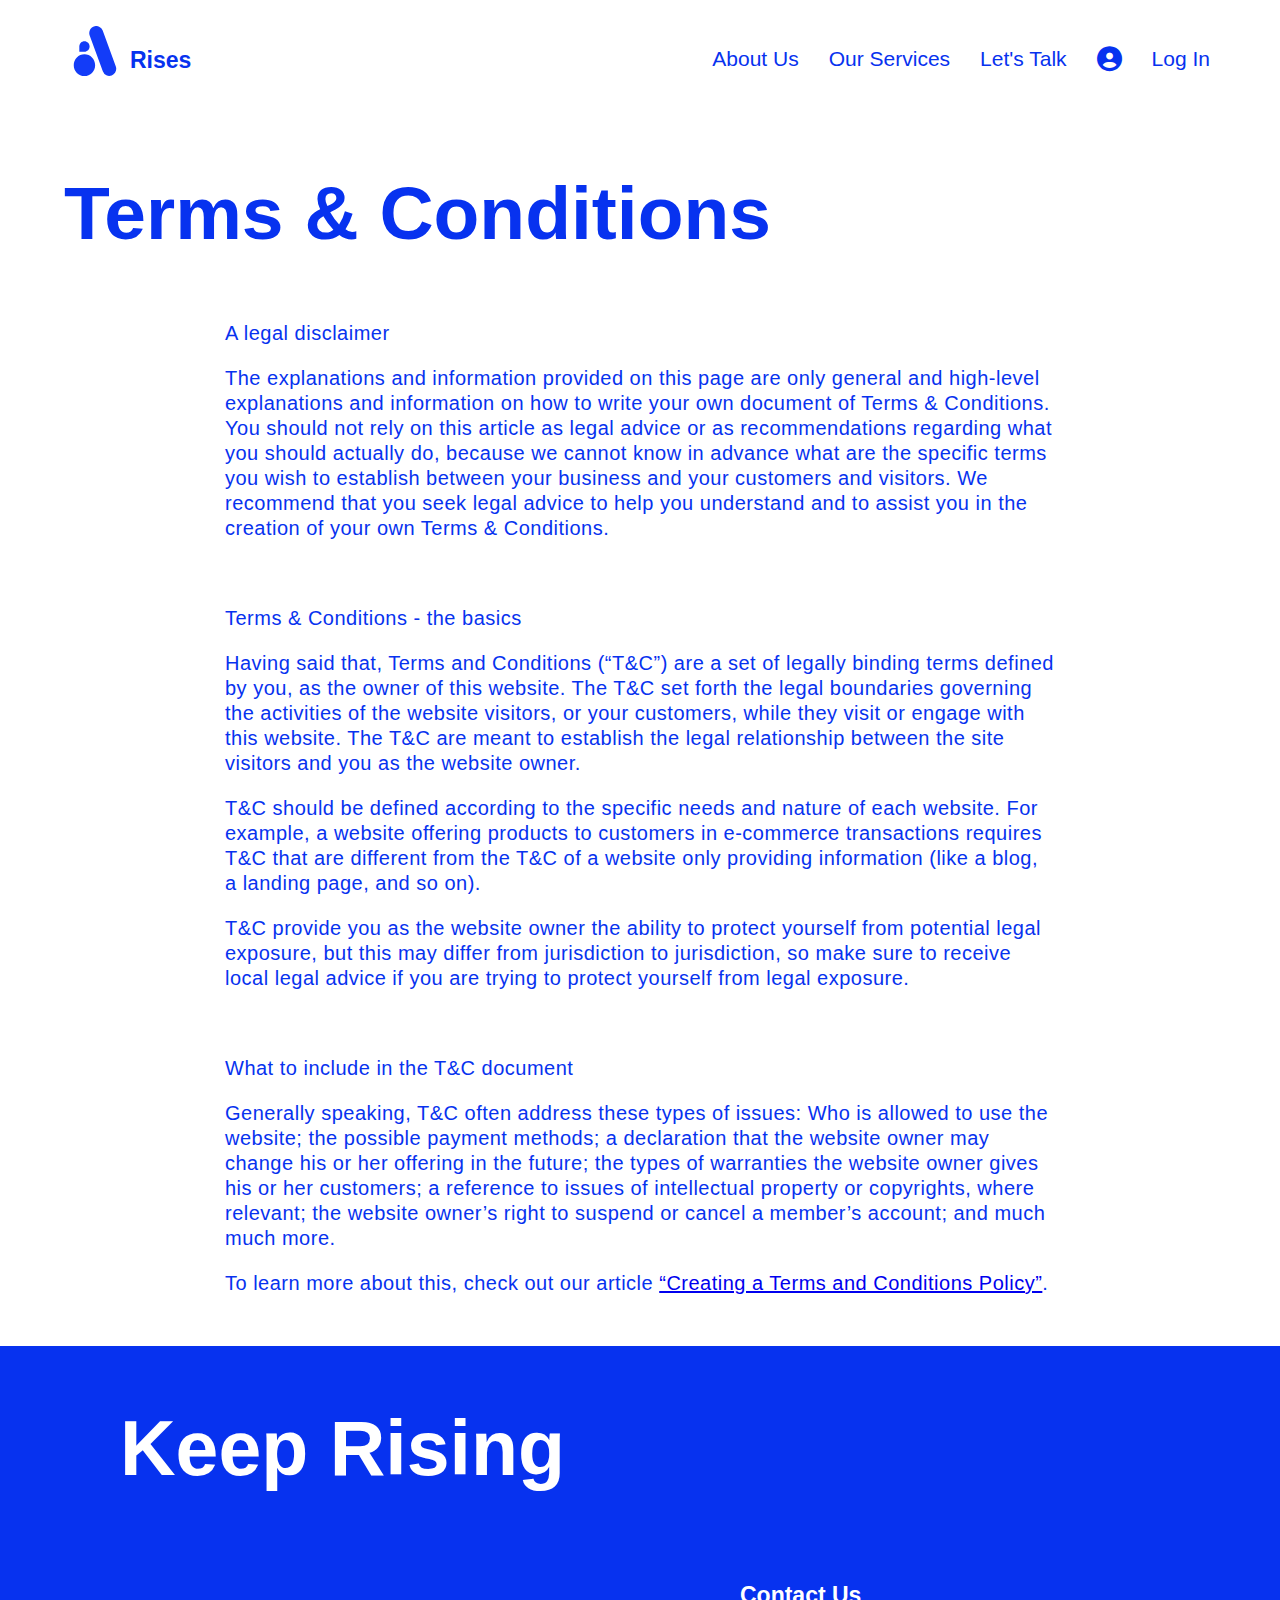
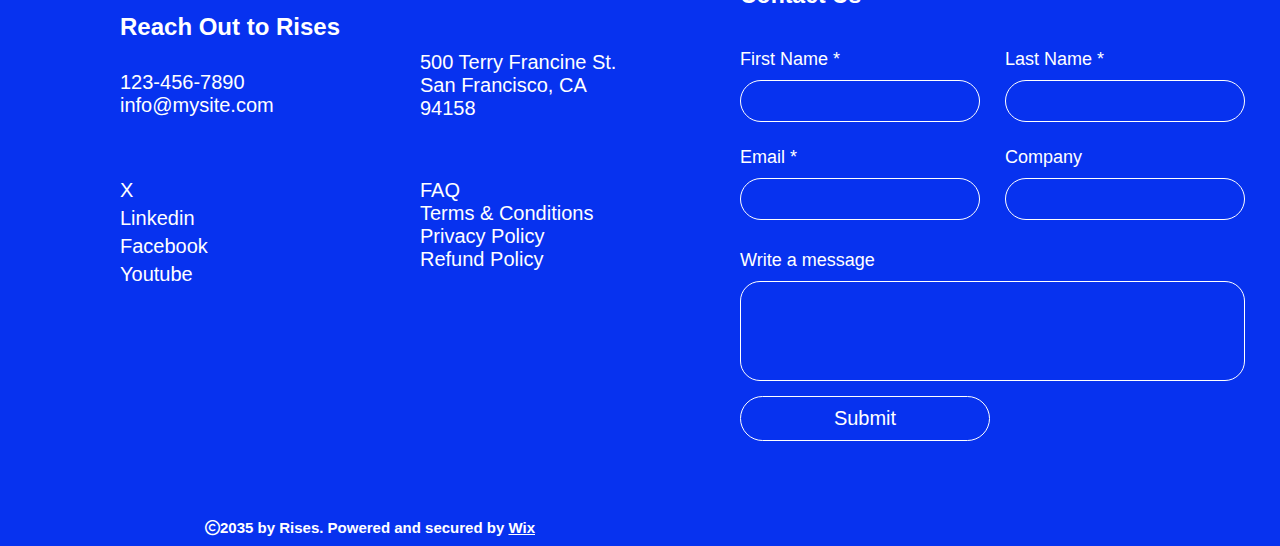
<file: Terms & Conditions/T&M.html>
<!DOCTYPE html>
<html lang="en">
<head>
    <meta charset="UTF-8">
    <meta name="viewport" content="width=device-width, initial-scale=1.0">
    <link rel="icon" href="https://i.pcmag.com/imagery/reviews/00Z1mnZCcGR9r9D5hNbsFbW-36.fit_scale.size_1028x578.v1612863800.jpg">
    <title>Terms & Conditions</title>
    <link rel="stylesheet" href="./T&M.css">
    <link rel="stylesheet" href="https://cdnjs.cloudflare.com/ajax/libs/font-awesome/6.7.2/css/all.min.css" integrity="sha512-Evv84Mr4kqVGRNSgIGL/F/aIDqQb7xQ2vcrdIwxfjThSH8CSR7PBEakCr51Ck+w+/U6swU2Im1vVX0SVk9ABhg==" crossorigin="anonymous" referrerpolicy="no-referrer" />
</head>
<body>
     <header>
        <div class="headerChild hdr1">
          <a href="../index.html"><svg preserveAspectRatio="xMidYMid meet" data-bbox="28 20.003 136 159.997" viewBox="28 20.003 136 159.997" height="50" width="50" xmlns="http://www.w3.org/2000/svg" data-type="color" role="img" aria-label="Homepage"><defs><style>#comp-lq0vrzva svg [data-color="1"] {fill: #0732EF;}</style></defs>
    <g>
        <path d="M45.862 102.156V85.268c0-9.059 7.344-16.402 16.403-16.402 9.059 0 16.403 7.464 16.403 16.523 0 9.193-7.453 16.768-16.647 16.768H45.862z" fill="#133CF8" data-color="1"></path>
        <path d="M62.218 110.554C43.32 110.554 28 126.1 28 145.277S43.32 180 62.218 180s34.218-15.546 34.218-34.723-15.32-34.723-34.218-34.723z" fill="#133CF8" data-color="1"></path>
        <path d="M149.446 178.111a22.01 22.01 0 0 1-28.482-13.063L78.962 50.184c-4.223-11.548 1.683-24.421 13.19-28.754a22.008 22.008 0 0 1 28.481 13.063l42.002 114.863c4.223 11.548-1.682 24.422-13.189 28.755z" fill="#133CF8" data-color="1"></path>
    </g>
 </svg></a>  
    <p>Rises</p>
        </div>
        <div class="headerChild hdr2">
            <nav>
                <ul>
                  <a style="color:#0732EF" href="../About Us/about.html" target="_blank"><li>About Us</li></a>
                    
                   <a style="color:#0732EF" href="../Our Services/our services.html" target="_blank"> <li>Our Services</li></a>
                    <a style="color:#0732EF" href="#ftr"> <li>Let's Talk</li></a>
                   
                    <li><i class="fa-solid fa-circle-user"></i></li>
                    <input class="check2" id="check2" type="checkbox">
                    <label for="check2">
                      <p class="hdr-log">Log In</p>
                      <div class="login-line1 sam"></div>
                      <div class="login-line2 sam"></div>
                    </label>
                     <div class="loginform">
                      
                      <form action="">
                        <div class="formrow">
                          <div class="inputdiv">
                            <p>First Name *</p>
                            <input required type="text">
                          </div>
                          <div class="inputdiv">
                            <p>Last Name *</p>
                            <input required type="text">
                          </div>
                        </div>
                         <div class="formrow">
                          <div class="inputdiv">
                            <p>Email *</p>
                            <input required type="email">
                          </div>
                          <div class="inputdiv">
                            <p>Company</p>
                            <input required type="text">
                          </div>
                        </div>
                        <div class="textareadiv">
                          <p>Write a message</p>
                          <textarea name="" id=""></textarea>
                        </div>
                         <button>Submit</button>
                      </form>
            </div>
                    
                </ul>
            </nav>
            

           
            
            <input class="check" id="check" type="checkbox">
            
            <label for="check">
                <div class="lineDiv">
                  <div class="line1"></div>
                  <div class="line2"></div>
                  <div class="line3"></div>
                </div>
               
            </label>
            <div class="navdi">
               <ul>
               <a href="../Login/Login.html"> <li class="hdr-log"><i class="fa-solid fa-circle-user"></i>
                 Log In</li></a>
                <a href="../About Us/about.html"><li>About Us</li></a>
                <a href="../Our Services/our services.html"><li>Our Services</li></a>
                <a href="#ftr"><li> Talk</li></a>
               </ul>
            </div>
            
        </div>
    </header>

    <main>
        <div class="tmrow">
            <h1>Terms & Conditions</h1>
        </div>
        <div class="paragraphdiv">
            <p>A legal disclaimer</p>
            <p>The explanations and information provided on this page are only general and high-level explanations and information on how to write your own document of Terms & Conditions. You should not rely on this article as legal advice or as recommendations regarding what you should actually do, because we cannot know in advance what are the specific terms you wish to establish between your business and your customers and visitors. We recommend that you seek legal advice to help you understand and to assist you in the creation of your own Terms & Conditions. </p>
        </div>

        <div class="paragraphdiv">
            <p>Terms & Conditions - the basics</p>
            <p>Having said that, Terms and Conditions (“T&C”) are a set of legally binding terms defined by you, as the owner of this website. The T&C set forth the legal boundaries governing the activities of the website visitors, or your customers, while they visit or engage with this website. The T&C are meant to establish the legal relationship between the site visitors and you as the website owner.</p>

            <p>T&C should be defined according to the specific needs and nature of each website. For example, a website offering products to customers in e-commerce transactions requires T&C that are different from the T&C of a website only providing information (like a blog, a landing page, and so on).</p>

            <p>T&C provide you as the website owner the ability to protect yourself from potential legal exposure, but this may differ from jurisdiction to jurisdiction, so make sure to receive local legal advice if you are trying to protect yourself from legal exposure.</p>
        </div>

        <div class="paragraphdiv">
            <p>What to include in the T&C document</p>

            <p>Generally speaking, T&C often address these types of issues: Who is allowed to use the website; the possible payment methods; a declaration that the website owner may change his or her offering in the future; the types of warranties the website owner gives his or her customers; a reference to issues of intellectual property or copyrights, where relevant; the website owner’s right to suspend or cancel a member’s account; and much much more. </p>

            <p>To learn more about this, check out our article <a style="text-decoration: underline;" href="https://support.wix.com/en/article/creating-a-terms-and-conditions-policy" target="_blank">“Creating a Terms and Conditions Policy”</a>.</p>
        </div>
    </main>

     <footer id="ftr">
      <div class="footermainchild ft1">
        <div class="keeprising k">
          <p>Keep Rising</p>
        </div>
        <div class="reach r">
          <div class="flexcolumn">
            <p class="rch">Reach Out to Rises</p>
            <div class="clmn">
              <p>123-456-7890</p>
              <p>info@mysite.com</p>
            </div>
          </div>
        </div>
        <div class="address d">
          <div class="dflex">
                      <p>500 Terry Francine St.
San Francisco, CA 94158</p>
          </div>

        </div>
        <div class="socials s">
          <div class="socialsflex">
            <a style="width: 50px;" href="https://x.com/wix" target="_blank"><p>X</p></a>
            <a style="width: 50px;" href="https://www.linkedin.com/company/wix-com" target="_blank"><p>Linkedin</p></a>
            <a style="width: 50px;" href="https://www.facebook.com/wix" target="_blank"><p>Facebook</p></a>
            <a style="width: 50px;" href="https://www.youtube.com/user/Wix" target="_blank"><p>Youtube</p></a>
            
          </div>
        </div>
        <div class="faq f">
          <div class="faqflex">
         <a  href="../FAQ/FAQ.html" target="_blank"><p>FAQ</p></a>
            <a  href="../Terms & Conditions/T&M.html" target="_blank"><p>Terms & Conditions</p></a>
           <a  href="../Privacy Policy/Privacy Policy.html" target="_blank"> <p>Privacy Policy</p></a>
            <a  href="../Refund Policy/Refund Policy.html" target="_blank"><p>Refund Policy</p></a>
          </div>
        </div>
        <div class="footerendp e">
          <a href="https://www.wix.com/?utm_campaign=vir_created_with" target="_blank"><p><i class="fa-regular fa-copyright"></i>2035 by Rises. Powered and secured by <span>Wix</span></p></a>
          
        </div>
      </div>
      <form class="footermainchild ft2">
        <div class="space sp">
          <p>Keep Rising</p>
        </div>
        <div class="firstname fn">
          
            
            <div class="inflex">
              <div class="inputflex">
            <p>Contact Us</p>
          </div>
              <label for="">First Name *</label>
              <input required type="text">
            </div>
          
        </div>
        <div class="lastname ln">
          <div class="inflex">
              <label for="">Last Name *</label>
          <input required type="text">
          </div>
        
        </div>
        <div class="email em">
          <div class="inflex">
            <label for="">Email *</label>
            <input required type="email"> 
          </div>
        </div>
        <div class="company cm">
          <div class="inflex">
            <label for="">Company</label>
            <input required type="text">
          </div>
        </div>
        <div class="message ms">
          <div class="inflex">
            <label for="">Write a message</label>
            <textarea name="" id=""></textarea>
            <button>Submit</button>
          </div>
        </div>
      </form>
    </footer>
</body>
</html>
</file>
<file: About Us/about.css>
* {
  margin: 0;
  padding: 0;
  box-sizing: border-box;
  font-family: Arial, Helvetica, sans-serif;
  list-style: none;
  scroll-behavior: smooth;
}

a {
  text-decoration: none;
}

body {
  overflow-x: hidden !important;
}

header {
  position: fixed;
  top: 0;
  right: 0;
  left: 0;
  height: 120px;
  padding: 0px 70px;
  background-color: white;
  display: flex;
  z-index: 200;
}
header div {
  display: flex;
  width: 50%;
  align-items: center;
  height: 100%;
}
header .hdr1 {
  gap: 10px;
}
header .hdr1 svg {
  margin-top: -15px;
}
header .hdr1 p {
  font-weight: bold;
  color: #0732EF;
  font-size: 23px;
}
header .hdr2 {
  justify-content: end;
}
header .hdr2 nav ul {
  display: flex;
  gap: 30px;
  color: #0732EF;
  font-size: 21px;
}
header .hdr2 nav ul label {
  display: flex;
}
header .hdr2 nav ul label .hdr-log:hover {
  opacity: 0.7 !important;
  cursor: pointer;
  color: #0732EF;
  font-size: 21px;
}
header .hdr2 nav ul li a {
  position: relative;
  overflow: hidden;
}
header .hdr2 nav ul li a::after {
  content: "";
  position: absolute;
  width: 100%;
  height: 2px;
  background-color: #0732EF;
  left: 0;
  bottom: -5px;
  transform: scaleX(0);
  transform-origin: left;
  transition: transform 0.3s ease-in-out;
}
header .hdr2 nav ul li a:hover::after {
  transform: scaleX(1);
}
header .hdr2 nav ul li:hover {
  cursor: pointer;
}
header .hdr2 nav ul li i {
  font-size: 25px;
}
header .hdr2 .check:checked + label > .lineDiv > .line2 {
  display: none;
}
header .hdr2 .check:checked + label > .lineDiv > .line1 {
  transform: rotate(45deg) translate(9px);
  transition: 0.3s;
}
header .hdr2 .check:checked + label > .lineDiv > .line3 {
  transform: rotate(-45deg) translate(9px);
  transition: 0.3s;
}
header .hdr2 .check:checked ~ .navdi {
  display: flex;
}
header .hdr2 .check:checked ~ .navdi > ul {
  display: flex;
}
header .hdr2 .check2:checked + label > .hdr-log {
  display: none;
}
header .hdr2 .check2:checked + label > .sam {
  display: flex;
}
header .hdr2 .check2:checked ~ .loginform {
  display: flex;
}
header .hdr2 .login-line1 {
  display: none;
  width: 40px;
  height: 3.5px;
  background-color: #0732EF;
  transform: rotate(-45deg) translate(29px) translateY(29px);
}
header .hdr2 .login-line2 {
  display: none;
  width: 40px;
  height: 3.5px;
  transform: rotate(45deg);
  background-color: #0732EF;
}
header .hdr2 .loginform {
  display: none;
  width: 100%;
  height: 100vh;
  position: fixed;
  left: 0;
  bottom: 0;
  justify-content: center;
  background-color: rgb(249, 246, 246);
  display: flex;
  align-items: center;
  flex-direction: column;
  display: none;
}
header .hdr2 .loginform form {
  display: flex;
  flex-direction: column;
  gap: 30px;
  align-items: flex-start;
}
header .hdr2 .loginform form button {
  width: 250px;
  padding: 10px 20px;
  border: solid 0.5px white;
  border-radius: 50px;
  background-color: #0732EF;
  font-size: 20px;
  color: white;
  transition: 0.3s ease-in-out;
  margin-top: 5px;
}
header .hdr2 .loginform form button:hover {
  background-color: rgb(217, 251, 153);
  color: #0732EF;
  cursor: pointer;
}
header .hdr2 .loginform form .textareadiv {
  display: flex;
  flex-direction: column;
  align-items: flex-start;
  width: 100%;
  gap: 20px;
}
header .hdr2 .loginform form .textareadiv textarea {
  resize: none;
  background-color: transparent;
  border: solid 1px #0732EF;
  border-radius: 30px;
  padding: 5px 15px;
  caret-color: #0732EF;
  color: #0732EF;
  font-size: 19px;
  width: 100%;
  height: 150px;
  outline: none;
}
header .hdr2 .loginform form .formrow {
  display: flex;
  gap: 20px;
}
header .hdr2 .loginform form .formrow .inputdiv {
  display: flex;
  flex-direction: column;
  gap: 10px;
  width: 300px;
}
header .hdr2 .loginform form .formrow .inputdiv p {
  align-self: flex-start;
}
header .hdr2 .loginform form .formrow .inputdiv input {
  background-color: transparent;
  border: solid 1px #0732EF;
  border-radius: 30px;
  padding: 5px 15px;
  width: 300px;
  height: 40px;
  caret-color: #0732EF;
  color: #0732EF;
  font-size: 19px;
  outline: none;
}
header .hdr2 .check {
  display: none;
}
header .hdr2 .check2 {
  display: none !important;
}
header .hdr2 label {
  display: none;
  z-index: 5;
}
header .hdr2 label .lineDiv {
  display: flex;
  flex-direction: column;
  gap: 8px;
}
header .hdr2 label .lineDiv div {
  width: 40px;
  height: 4px;
  background-color: #0732EF;
  border-radius: 20px;
}
header .hdr2 .navdi {
  width: 100%;
  height: 200vh;
  position: fixed;
  left: 0;
  bottom: 0;
  top: 120px;
  background-color: rgb(255, 255, 255);
  display: flex;
  align-items: center;
  flex-direction: column;
  display: none;
}
header .hdr2 .navdi ul {
  display: flex;
  justify-content: center;
  align-items: center;
  flex-direction: column;
  gap: 50px;
  display: none;
  color: #0732EF;
  font-size: 25px;
}
header .hdr2 .navdi ul li {
  color: #0732EF;
}
header .hdr2 .navdi ul li:hover {
  cursor: pointer;
}
header .hdr2 .navdi .igdv {
  display: flex;
  gap: 5px;
  height: 30px;
}

main {
  width: 100%;
  display: flex;
  padding-left: 50px;
  height: 650px;
}
main .ourPdiv {
  display: flex;
  flex-direction: column;
  padding-top: 150px;
  width: 770px;
  gap: 35px;
}
main .ourPdiv h1 {
  color: #0732EF;
  font-size: 70px;
  font-weight: bold;
  padding-bottom: 5px;
}
main .ourPdiv p {
  color: #0732EF;
  font-size: 20px;
  letter-spacing: 1px;
  width: 770px;
}

section {
  display: flex;
  flex-direction: column;
  width: 100%;
  align-items: center;
  gap: 50px;
  height: 1300px;
}
section .risesteamdiv {
  display: flex;
  width: 60%;
}
section .risesteamdiv p {
  font-size: 22px;
  color: #0732EF;
  font-weight: bold;
}
section .cardrow {
  display: flex;
  width: 60%;
  justify-content: flex-start;
}
section .cardrow button {
  width: 300px;
  border: #0732EF solid 0.5px;
  border-radius: 50px;
  background-color: white;
  color: #0732EF;
  font-size: 20px;
  padding: 15px 30px;
  transition: 0.3s ease-in-out;
}
section .cardrow button:hover {
  color: white;
  background-color: #0732EF;
  cursor: pointer;
}
section .cardrow .card {
  display: flex;
  border: solid 0.7px #0732EF;
  border-radius: 30px;
  width: 900px;
  height: 290px;
  overflow: hidden;
  transition: 0.3s ease-in-out;
}
section .cardrow .card:hover {
  background-color: rgb(217, 251, 153);
}
section .cardrow .card:hover .left, section .cardrow .card:hover .right {
  transform: translateX(55px);
}
section .cardrow .card .left {
  height: 100%;
  width: 25%;
  display: flex;
  justify-content: center;
  align-items: center;
  transition: 0.3s ease-in-out;
}
section .cardrow .card .left .imagediv {
  background-image: url(https://static.wixstatic.com/media/84770f_55d1b823e2bd4ceba81874fbf031132e~mv2.jpg/v1/crop/x_0,y_22,w_1784,h_1784/fill/w_188,h_188,al_c,q_80,usm_0.66_1.00_0.01,enc_avif,quality_auto/GettyImages-1952382687crop.jpg);
  background-size: cover;
  width: 150px;
  height: 150px;
  border-radius: 100px;
}
section .cardrow .card .left .imagediv2 {
  background-image: url(https://static.wixstatic.com/media/c837a6_44fe16bdd31f4eb6a016a44c12983bd2~mv2.jpg/v1/crop/x_57,y_159,w_396,h_397/fill/w_188,h_188,al_c,q_80,usm_0.66_1.00_0.01,enc_avif,quality_auto/c837a6_ac5860b97b46401e8da166f9f4e2f872~mv2.jpg);
  background-size: cover;
  width: 150px;
  height: 150px;
  border-radius: 100px;
}
section .cardrow .card .right {
  width: 75%;
  height: 100%;
  display: flex;
  align-items: center;
  padding-right: 100px;
  transition: 0.3s ease-in-out;
}
section .cardrow .card .right .cardcolumn {
  display: flex;
  flex-direction: column;
  gap: 20px;
}
section .cardrow .card .right .cardcolumn .name {
  color: #0732EF;
  font-weight: bold;
  font-size: 21px;
}
section .cardrow .card .right .cardcolumn .otherp {
  color: #0732EF;
  font-size: 19px;
  letter-spacing: 1px;
}
section .cardrow .card .right .cardcolumn .other {
  color: #0732EF;
  font-size: 20px;
  letter-spacing: 1px;
  line-height: 25px;
}
section .cardrow .card .right .cardcolumn a {
  color: #0732EF;
  font-weight: bold;
  font-size: 20px;
  text-decoration: underline;
  width: 90px;
}
section .cardrow2 {
  display: flex;
  width: 80%;
  justify-content: flex-start;
}
section .cardrow2 .card {
  display: flex;
  border: solid 0.7px #0732EF;
  border-radius: 30px;
  width: 900px;
  height: 290px;
  overflow: hidden;
  transition: 0.3s ease-in-out;
}
section .cardrow2 .card:hover {
  background-color: rgb(217, 251, 153);
}
section .cardrow2 .card:hover .left, section .cardrow2 .card:hover .right {
  transform: translateX(55px);
}
section .cardrow2 .card .left {
  height: 100%;
  width: 25%;
  display: flex;
  justify-content: center;
  align-items: center;
  transition: 0.3s ease-in-out;
}
section .cardrow2 .card .left .imagediv {
  background-image: url(https://static.wixstatic.com/media/c837a6_8d57509751f54937aacc80ec263152af~mv2.jpg/v1/crop/x_28,y_127,w_396,h_396/fill/w_188,h_188,al_c,q_80,usm_0.66_1.00_0.01,enc_avif,quality_auto/c837a6_45763842eac54110a5f26b71739bc703~mv2.jpg);
  background-size: cover;
  width: 150px;
  height: 150px;
  border-radius: 100px;
}
section .cardrow2 .card .right {
  width: 75%;
  height: 100%;
  display: flex;
  align-items: center;
  padding-right: 100px;
  transition: 0.3s ease-in-out;
}
section .cardrow2 .card .right .cardcolumn {
  display: flex;
  flex-direction: column;
  gap: 20px;
}
section .cardrow2 .card .right .cardcolumn .name {
  color: #0732EF;
  font-weight: bold;
  font-size: 21px;
}
section .cardrow2 .card .right .cardcolumn .otherp {
  color: #0732EF;
  font-size: 19px;
  letter-spacing: 1px;
}
section .cardrow2 .card .right .cardcolumn .other {
  color: #0732EF;
  font-size: 20px;
  letter-spacing: 1px;
  line-height: 25px;
}
section .cardrow2 .card .right .cardcolumn a {
  color: #0732EF;
  font-weight: bold;
  font-size: 20px;
  text-decoration: underline;
  width: 90px;
}

footer {
  background-color: #0732EF;
  width: 100%;
  height: 800px;
  margin-top: 0px;
  display: grid;
  grid-template-areas: "ft1 ft2";
}
footer .ft1 {
  grid-area: ft1;
  display: grid;
  grid-template-areas: "k k" "r d" "s f" "e e";
}
footer .ft1 .keeprising {
  grid-area: k;
  align-self: center;
  justify-self: center;
  width: 500px;
}
footer .ft1 .keeprising p {
  font-weight: bold;
  font-size: 77px;
  color: white;
}
footer .ft1 .reach {
  grid-area: r;
  justify-self: flex-end;
  margin-left: -50px;
  align-self: center;
}
footer .ft1 .reach .flexcolumn {
  display: flex;
  flex-direction: column;
  gap: 30px;
  width: 300px;
}
footer .ft1 .reach .flexcolumn .rch {
  color: white;
  font-weight: bold;
  font-size: 24px;
}
footer .ft1 .reach .flexcolumn .clmn {
  display: flex;
  flex-direction: column;
}
footer .ft1 .reach .flexcolumn .clmn p {
  color: white;
  font-size: 20px;
}
footer .ft1 .address {
  grid-area: d;
  justify-self: start;
  align-self: center;
}
footer .ft1 .address .dflex {
  display: flex;
  height: 110px;
  align-items: flex-end;
}
footer .ft1 .address .dflex p {
  color: white;
  font-size: 20px;
  width: 200px;
}
footer .ft1 .socials {
  grid-area: s;
  justify-self: end;
}
footer .ft1 .socials .socialsflex {
  display: flex;
  flex-direction: column;
  gap: 5px;
  width: 300px;
}
footer .ft1 .socials .socialsflex p {
  color: white;
  font-size: 20px;
}
footer .ft1 .faq {
  grid-area: f;
}
footer .ft1 .faq .faqflex {
  display: flex;
  flex-direction: column;
}
footer .ft1 .faq .faqflex a {
  width: 180px;
}
footer .ft1 .faq .faqflex p {
  color: white;
  font-size: 20px;
}
footer .ft1 .footerendp {
  align-self: flex-end;
  justify-self: center;
  margin-bottom: 10px;
  grid-area: e;
  text-decoration: none !important;
}
footer .ft1 .footerendp a {
  text-decoration: none;
}
footer .ft1 .footerendp p {
  color: white;
  font-weight: 600;
  font-size: 15px;
}
footer .ft1 .footerendp p span {
  text-decoration: underline;
}
footer .ft2 {
  grid-area: ft2;
  display: grid;
  gap: 25px;
  grid-template-areas: "sp sp sp sp sp sp" "fn fn fn ln ln ln" "em em em cm cm cm" "ms ms ms ms ms ms";
  width: 300px;
}
footer .ft2 .space {
  grid-area: sp;
  align-self: center;
  justify-self: center;
  width: 500px;
}
footer .ft2 .space p {
  display: none;
  font-weight: bold;
  font-size: 77px;
  color: white;
}
footer .ft2 .firstname {
  grid-area: fn;
  align-self: flex-end;
}
footer .ft2 .firstname .inputflex {
  display: flex;
  flex-direction: column;
  gap: 30px;
  height: 85%;
  justify-content: flex-end;
  margin-bottom: 30px;
}
footer .ft2 .firstname .inputflex p {
  color: white;
  font-weight: bold;
  font-size: 23px;
}
footer .ft2 .firstname .inflex {
  display: flex;
  flex-direction: column;
  gap: 10px;
}
footer .ft2 .firstname .inflex label {
  color: white;
  font-size: 18px;
  font-weight: 100;
}
footer .ft2 .firstname .inflex input {
  background-color: transparent;
  border: solid white 0.6px;
  border-radius: 30px;
  padding: 0px 20px;
  width: 240px;
  height: 42px;
  color: white;
  caret-color: white;
  font-size: 16px;
  outline: none;
}
footer .ft2 .lastname {
  grid-area: ln;
  align-self: flex-end;
}
footer .ft2 .lastname .inflex {
  display: flex;
  flex-direction: column;
  gap: 10px;
}
footer .ft2 .lastname .inflex label {
  color: white;
  font-size: 18px;
  font-weight: 100;
}
footer .ft2 .lastname .inflex input {
  background-color: transparent;
  border: solid white 0.6px;
  border-radius: 30px;
  padding: 0px 20px;
  width: 240px;
  height: 42px;
  color: white;
  caret-color: white;
  font-size: 16px;
  outline: none;
}
footer .ft2 .email {
  grid-area: em;
}
footer .ft2 .email .inflex {
  display: flex;
  flex-direction: column;
  gap: 10px;
}
footer .ft2 .email .inflex label {
  color: white;
  font-size: 18px;
  font-weight: 100;
}
footer .ft2 .email .inflex input {
  background-color: transparent;
  border: solid white 0.6px;
  border-radius: 30px;
  padding: 0px 20px;
  width: 240px;
  height: 42px;
  color: white;
  caret-color: white;
  font-size: 16px;
  outline: none;
}
footer .ft2 .company {
  grid-area: cm;
}
footer .ft2 .company .inflex {
  display: flex;
  flex-direction: column;
  gap: 10px;
}
footer .ft2 .company .inflex label {
  color: white;
  font-size: 18px;
  font-weight: 100;
}
footer .ft2 .company .inflex input {
  background-color: transparent;
  border: solid white 0.6px;
  border-radius: 30px;
  padding: 0px 20px;
  width: 240px;
  height: 42px;
  color: white;
  caret-color: white;
  font-size: 16px;
  outline: none;
}
footer .ft2 .message {
  grid-area: ms;
}
footer .ft2 .message .inflex {
  display: flex;
  flex-direction: column;
  gap: 10px;
  margin-top: -100px;
}
footer .ft2 .message .inflex label {
  color: white;
  font-size: 18px;
  font-weight: 100;
}
footer .ft2 .message .inflex textarea {
  background-color: transparent;
  border: solid white 0.6px;
  border-radius: 20px;
  padding: 0px 20px;
  width: 505px;
  height: 100px;
  color: white;
  caret-color: white;
  font-size: 16px;
  resize: none;
  outline: none;
}
footer .ft2 .message .inflex button {
  width: 250px;
  padding: 10px 20px;
  border: solid 0.5px white;
  border-radius: 50px;
  background-color: transparent;
  font-size: 20px;
  color: white;
  transition: 0.3s ease-in-out;
  margin-top: 5px;
}
footer .ft2 .message .inflex button:hover {
  background-color: rgb(217, 251, 153);
  color: #0732EF;
  cursor: pointer;
}

@media screen and (max-width: 1190px) {
  section .risesteamdiv {
    width: 70%;
  }
  section .cardrow {
    width: 70%;
  }
  section .cardrow2 {
    width: 70%;
  }
}
@media screen and (max-width: 1140px) {
  header {
    padding: 0px 30px;
  }
  header .hdr1 {
    width: 30%;
  }
  header .hdr2 {
    width: 70%;
  }
  header .hdr2 nav ul {
    font-size: 18px;
  }
}
@media screen and (max-width: 1000px) {
  section .risesteamdiv {
    width: 80%;
  }
  section .cardrow {
    width: 80%;
  }
  section .cardrow2 {
    width: 80%;
  }
}
@media screen and (max-width: 875px) {
  section .risesteamdiv {
    width: 90%;
  }
  section .cardrow {
    width: 90%;
  }
  section .cardrow2 {
    width: 90%;
  }
}
@media screen and (max-width: 830px) {
  main .ourPdiv p {
    width: 600px;
  }
}
@media screen and (max-width: 800px) {
  header .hdr2 {
    padding-right: 10px;
  }
  header .hdr2 nav {
    display: none;
  }
  header .hdr2 label {
    display: flex;
  }
}
@media screen and (max-width: 777px) {
  section .risesteamdiv {
    width: 100%;
  }
  section .cardrow {
    width: 100%;
  }
  section .cardrow2 {
    width: 100%;
  }
}
@media screen and (max-width: 700px) {
  section {
    height: auto;
    margin-bottom: 20px;
  }
  section .cardrow {
    justify-content: center;
  }
  section .cardrow .card {
    display: flex;
    flex-direction: column;
    height: 530px;
    padding-left: 20px;
    padding-right: 20px;
    padding-bottom: 20px;
    width: 500px;
  }
  section .cardrow .card:hover .left, section .cardrow .card:hover .right {
    transform: translateX(5px);
  }
  section .cardrow .card .left {
    width: 50%;
    height: 80%;
    justify-content: flex-start;
  }
  section .cardrow .card .right {
    width: 100%;
    padding-right: 0;
  }
  section .cardrow2 {
    justify-content: center;
  }
  section .cardrow2 .card {
    display: flex;
    flex-direction: column;
    height: 530px;
    padding-left: 20px;
    padding-right: 20px;
    padding-bottom: 20px;
    width: 500px;
  }
  section .cardrow2 .card:hover .left, section .cardrow2 .card:hover .right {
    transform: translateX(5px);
  }
  section .cardrow2 .card .left {
    width: 50%;
    height: 80%;
    justify-content: flex-start;
  }
  section .cardrow2 .card .right {
    width: 100%;
    padding-right: 0;
  }
}
@media screen and (max-width: 645px) {
  main {
    height: 830px;
  }
  main .ourPdiv p {
    width: 450px;
  }
}
@media screen and (max-width: 505px) {
  main .ourPdiv p {
    width: 375px;
  }
}
@media screen and (max-width: 500px) {
  section .cardrow .card {
    width: 375px;
  }
  section .cardrow2 .card {
    width: 375px;
  }
}
@media screen and (max-width: 430px) {
  main {
    padding-left: 0;
  }
}
@media screen and (max-width: 1215px) {
  footer {
    grid-template-areas: "ft2" "ft1";
    height: 1200px;
  }
  footer .ft1 .keeprising p {
    display: none;
  }
  footer .ft2 {
    width: 100%;
  }
  footer .ft2 .space {
    justify-self: flex-start;
  }
  footer .ft2 .space p {
    display: flex;
  }
  footer .ft2 .message .inflex {
    margin-top: 0;
    justify-self: center;
  }
  footer .ft2 .company .inflex {
    margin-top: 0;
  }
  footer .ft2 .email .inflex {
    justify-self: flex-end;
  }
  footer .ft2 .firstname .inflex {
    justify-self: flex-end;
  }
  footer .ft2 .firstname .inputflex {
    justify-self: flex-end;
  }
}
@media screen and (max-width: 510px) {
  footer .ft2 {
    width: 100px;
    grid-template-areas: "sp" "fn" "ln" "em" "cm" "ms";
    padding-left: 5px;
  }
  footer .ft2 .firstname {
    justify-self: flex-start;
    width: 85%;
  }
  footer .ft2 .firstname .inflex {
    width: 100%;
  }
  footer .ft2 .firstname .inflex input {
    width: 350px;
  }
  footer .ft2 .email {
    justify-self: flex-start;
    width: 85%;
  }
  footer .ft2 .email .inflex {
    width: 100%;
  }
  footer .ft2 .email .inflex input {
    width: 350px;
  }
  footer .ft2 .lastname {
    justify-self: flex-start;
    width: 85%;
  }
  footer .ft2 .lastname .inflex {
    width: 100%;
  }
  footer .ft2 .lastname .inflex input {
    width: 350px;
  }
  footer .ft2 .message {
    justify-self: flex-start;
    width: 85%;
  }
  footer .ft2 .message .inflex {
    width: 100%;
  }
  footer .ft2 .message .inflex textarea {
    width: 350px;
  }
  footer .ft2 .company {
    justify-self: flex-start;
    width: 85%;
  }
  footer .ft2 .company .inflex {
    width: 100%;
  }
  footer .ft2 .company .inflex input {
    width: 350px;
  }
  footer .ft2 .space {
    width: 300px;
  }
  footer .ft2 .space p {
    font-size: 45px;
    width: 300px;
  }
  footer .ft1 {
    width: 100px;
  }
  footer .ft1 .reach {
    margin-left: 0;
    width: 100%;
  }
  footer .ft1 .reach .flexcolumn {
    width: 100%;
    justify-self: flex-start;
  }
  footer .ft1 .reach .flexcolumn .clmn p {
    font-size: 17px;
  }
  footer .ft1 .address .dflex {
    margin-left: -100px;
  }
  footer .ft1 .address .dflex p {
    font-size: 17px;
    width: 100px;
  }
  footer .ft1 .socials {
    width: 100%;
  }
  footer .ft1 .socials .socialsflex {
    align-self: flex-start;
    width: 100%;
  }
  footer .ft1 .socials .socialsflex a p {
    font-size: 17px;
  }
  footer .ft1 .faq {
    width: 0%;
  }
  footer .ft1 .faq .faqflex {
    margin-left: -100px;
    width: 125px;
  }
  footer .ft1 .faq .faqflex a {
    width: 120px;
  }
  footer .ft1 .faq .faqflex p {
    font-size: 17px;
  }
  footer .ft1 .footerendp {
    align-self: flex-end;
    width: 350px;
    justify-self: start;
  }
}/*# sourceMappingURL=about.css.map */
</file>
<file: Data Advising/Data Advising.css>
* {
  margin: 0;
  padding: 0;
  box-sizing: border-box;
  font-family: Arial, Helvetica, sans-serif;
  list-style: none;
  scroll-behavior: smooth;
}

a {
  text-decoration: none;
}

.calendarCenter {
  width: 100%;
  display: flex;
  justify-content: center;
  height: 900px;
  align-items: center;
}
.calendarCenter .calendarmaaindiv {
  border: solid 0.6px #0732EF;
  border-radius: 30px;
  height: 500px;
  display: flex;
  gap: 30px;
  justify-content: center;
  align-items: center;
  padding: 20px 40px;
  width: 1150px;
}
.calendarCenter .calendarmaaindiv .calendarchild1 {
  width: 70%;
  height: 83%;
  display: flex;
  flex-direction: column;
  gap: 25px;
}
.calendarCenter .calendarmaaindiv .calendarchild1 .top-part {
  display: flex;
  width: 100%;
}
.calendarCenter .calendarmaaindiv .calendarchild1 .top-part .top-column {
  display: flex;
  flex-direction: column;
  width: 100%;
  gap: 5px;
}
.calendarCenter .calendarmaaindiv .calendarchild1 .top-part .top-column .kide-row {
  display: flex;
  width: 100%;
  justify-content: space-between;
  align-items: center;
}
.calendarCenter .calendarmaaindiv .calendarchild1 .top-part .top-column .kide-row:hover .psvg {
  cursor: pointer;
}
.calendarCenter .calendarmaaindiv .calendarchild1 .top-part .top-column .kide-row:hover .psvg .timezone, .calendarCenter .calendarmaaindiv .calendarchild1 .top-part .top-column .kide-row:hover .psvg .chevron {
  opacity: 0.7;
}
.calendarCenter .calendarmaaindiv .calendarchild1 .top-part .top-column .kide-row .pick {
  color: #0732EF;
  font-size: 23px;
  font-weight: bold;
}
.calendarCenter .calendarmaaindiv .calendarchild1 .top-part .top-column .kide-row .psvg {
  align-items: flex-end;
  display: flex;
}
.calendarCenter .calendarmaaindiv .calendarchild1 .top-part .top-column .kide-row .psvg .timezone {
  color: #0732EF;
  font-size: 15px;
  font-weight: 500;
}
.calendarCenter .calendarmaaindiv .calendarchild1 .top-part .top-column .kide-row .psvg .chevron {
  color: #0732EF;
}
.calendarCenter .calendarmaaindiv .calendarchild1 .top-part .top-column .line {
  height: 0.5px;
  background-color: #0732EF;
  width: 100%;
}
.calendarCenter .calendarmaaindiv .calendarchild1 .main-part {
  display: flex;
  width: 100%;
  height: 100%;
}
.calendarCenter .calendarmaaindiv .calendarchild1 .main-part .mainpartchilds {
  width: 50%;
  height: 100%;
}
.calendarCenter .calendarmaaindiv .calendarchild1 .main-part .fr-child {
  padding: 0px 25px;
  gap: 35px;
  display: flex;
  flex-direction: column;
}
.calendarCenter .calendarmaaindiv .calendarchild1 .main-part .fr-child .frchildtop {
  display: flex;
  justify-content: space-between;
  width: 100%;
}
.calendarCenter .calendarmaaindiv .calendarchild1 .main-part .fr-child .frchildtop svg {
  color: #0732EF;
  cursor: pointer;
}
.calendarCenter .calendarmaaindiv .calendarchild1 .main-part .fr-child .frchildtop p {
  color: #0732EF;
  font-size: 21px;
  letter-spacing: 1px;
}
.calendarCenter .calendarmaaindiv .calendarchild1 .main-part .fr-child .actualcalendar {
  display: flex;
  width: 100%;
  height: 90%;
}
.calendarCenter .calendarmaaindiv .calendarchild1 .main-part .fr-child .actualcalendar .calendarrow {
  display: flex;
  flex-direction: column;
  gap: 10px;
  width: 50px;
  align-items: center;
}
.calendarCenter .calendarmaaindiv .calendarchild1 .main-part .fr-child .actualcalendar .calendarrow .month {
  color: #0732EF;
  font-weight: 600;
  font-size: 15px;
  opacity: 0.7;
}
.calendarCenter .calendarmaaindiv .calendarchild1 .main-part .fr-child .actualcalendar .calendarrow .numbers {
  color: #0732EF;
  font-weight: 600;
  font-size: 16px;
}
.calendarCenter .calendarmaaindiv .calendarchild1 .main-part .fr-child .actualcalendar .calendarrow .dotdiv {
  display: flex;
  flex-direction: column;
  align-items: center;
  padding: 6px 12px;
  border-radius: 50px;
  color: #0732EF;
  font-weight: 600;
  font-size: 16px;
}
.calendarCenter .calendarmaaindiv .calendarchild1 .main-part .fr-child .actualcalendar .calendarrow .dotdiv:hover {
  background-color: rgba(0, 0, 0, 0.0549019608);
  cursor: pointer;
}
.calendarCenter .calendarmaaindiv .calendarchild1 .main-part .fr-child .actualcalendar .calendarrow .dotdiv .dot {
  width: 4px;
  height: 4px;
  background-color: #0732EF;
  border-radius: 20px;
}
.calendarCenter .calendarmaaindiv .calendarchild1 .main-part .sc-child {
  display: flex;
  flex-direction: column;
  padding-left: 20px;
  gap: 30px;
}
.calendarCenter .calendarmaaindiv .calendarchild1 .main-part .sc-child .sessionsdiv {
  display: flex;
  justify-content: center;
}
.calendarCenter .calendarmaaindiv .calendarchild1 .main-part .sc-child .sessionsdiv p {
  color: #0732EF;
  text-decoration: underline;
  font-size: 20px;
}
.calendarCenter .calendarmaaindiv .calendarchild1 .main-part .sc-child .sessionsdiv p:hover {
  opacity: 0.7;
  cursor: pointer;
}
.calendarCenter .calendarmaaindiv .calendarchild1 .main-part .sc-child p {
  color: #0732EF;
  font-size: 21px;
}
.calendarCenter .calendarmaaindiv .calendarchild1 .main-part .sc-child .timecolumn {
  display: flex;
  flex-direction: column;
  gap: 10px;
}
.calendarCenter .calendarmaaindiv .calendarchild1 .main-part .sc-child .timecolumn .buttonrow {
  display: flex;
  gap: 10px;
}
.calendarCenter .calendarmaaindiv .calendarchild1 .main-part .sc-child .timecolumn .buttonrow button {
  border: solid 0.6px #0732EF;
  border-radius: 30px;
  padding: 10px 50px;
  background-color: transparent;
  color: #0732EF;
  font-size: 15px;
  font-weight: bold;
}
.calendarCenter .calendarmaaindiv .calendarchild1 .main-part .sc-child .timecolumn .buttonrow button:hover {
  background-color: rgba(0, 0, 0, 0.056);
  cursor: pointer;
}
.calendarCenter .calendarmaaindiv .calendarchild1 .main-part .sc-child .timecolumn .buttonrow button:active {
  background-color: rgba(0, 0, 0, 0.104);
}
.calendarCenter .calendarmaaindiv .calendarchild2 {
  width: 23%;
  height: 83%;
  display: flex;
  flex-direction: column;
}
.calendarCenter .calendarmaaindiv .calendarchild2 .detailscolumn {
  display: flex;
  flex-direction: column;
  gap: 5px;
}
.calendarCenter .calendarmaaindiv .calendarchild2 .detailscolumn p {
  color: #0732EF;
  font-size: 23px;
  font-weight: bold;
}
.calendarCenter .calendarmaaindiv .calendarchild2 .detailscolumn .lineee {
  height: 0.5px;
  background-color: #0732EF;
  width: 100%;
}
.calendarCenter .calendarmaaindiv .calendarchild2 .calendarend {
  display: flex;
  flex-direction: column;
  padding-top: 25px;
  gap: 5px;
}
.calendarCenter .calendarmaaindiv .calendarchild2 .calendarend .endP {
  color: #0732EF;
  font-size: 19px;
  letter-spacing: 1px;
}
.calendarCenter .calendarmaaindiv .calendarchild2 .calendarend .miniP {
  font-size: 14px;
  font-weight: bold;
  color: #0732EF;
}
.calendarCenter .calendarmaaindiv .calendarchild2 .buttondiv {
  display: flex;
  width: 100%;
  align-items: center;
  padding-top: 40px;
}
.calendarCenter .calendarmaaindiv .calendarchild2 .buttondiv button {
  border: 0.7px solid #0732EF;
  border-radius: 30px;
  background-color: transparent;
  color: #0732EF;
  font-size: 20px;
  padding: 8px 100px;
  transition: 0.2s ease-in-out;
}
.calendarCenter .calendarmaaindiv .calendarchild2 .buttondiv button:hover {
  background-color: #0732EF;
  color: white;
  text-decoration: underline;
  cursor: pointer;
}

@media screen and (max-width: 1150px) {
  .calendarCenter {
    height: 1200px;
  }
  .calendarCenter .calendarmaaindiv {
    width: 900px;
    flex-direction: column;
    height: 750px;
    padding-top: 40px;
  }
  .calendarCenter .calendarmaaindiv .calendarchild1 {
    width: 100%;
  }
  .calendarCenter .calendarmaaindiv .calendarchild2 {
    justify-content: center;
    align-items: center;
  }
  .calendarCenter .calendarmaaindiv .calendarchild2 .detailscolumn {
    align-items: center;
  }
  .calendarCenter .calendarmaaindiv .calendarchild2 .calendarend {
    align-items: center;
    width: 230px;
  }
  .calendarCenter .calendarmaaindiv .calendarchild2 .buttondiv {
    align-items: center;
    justify-content: center;
  }
}
@media screen and (max-width: 810px) {
  .calendarCenter {
    height: 1400px;
  }
  .calendarCenter .calendarmaaindiv {
    height: 1100px;
    width: 600px;
    padding-top: 80px;
    padding-bottom: 0;
  }
  .calendarCenter .calendarmaaindiv .calendarchild1 .main-part {
    flex-direction: column;
    align-items: center;
    gap: 70px;
  }
  .calendarCenter .calendarmaaindiv .calendarchild1 .main-part .fr-child {
    width: 70%;
  }
  .calendarCenter .calendarmaaindiv .calendarchild1 .main-part .sc-child {
    width: 70%;
    align-items: center;
  }
  .calendarCenter .calendarmaaindiv .calendarchild2 {
    width: 70%;
  }
  .calendarCenter .calendarmaaindiv .calendarchild2 .detailscolumn {
    width: 300px;
  }
}
@media screen and (max-width: 600px) {
  .calendarCenter .calendarmaaindiv {
    width: 400px;
    padding-left: 0;
    padding-right: 0;
  }
  .calendarCenter .calendarmaaindiv .calendarchild1 {
    width: 100%;
    align-items: center;
  }
  .calendarCenter .calendarmaaindiv .calendarchild1 .top-part .top-column .kide-row {
    justify-content: center;
  }
  .calendarCenter .calendarmaaindiv .calendarchild1 .top-part .top-column .kide-row .psvg {
    display: none;
  }
  .calendarCenter .calendarmaaindiv .calendarchild1 .main-part {
    width: 90%;
  }
  .calendarCenter .calendarmaaindiv .calendarchild1 .main-part .fr-child {
    width: 100%;
  }
  .calendarCenter .calendarmaaindiv .calendarchild1 .main-part .sc-child {
    width: 100%;
  }
  .calendarCenter .calendarmaaindiv .calendarchild1 .main-part .sc-child .timecolumn {
    width: 100%;
  }
  .calendarCenter .calendarmaaindiv .calendarchild1 .main-part .sc-child .timecolumn .buttonrow {
    width: 100%;
  }
  .calendarCenter .calendarmaaindiv .calendarchild1 .main-part .sc-child .timecolumn .buttonrow button {
    font-size: 13px;
  }
}
@media screen and (max-width: 400px) {
  .calendarCenter .calendarmaaindiv {
    width: 375px;
  }
  .calendarCenter .calendarmaaindiv .calendarchild1 .main-part {
    width: 90%;
  }
  .calendarCenter .calendarmaaindiv .calendarchild1 .main-part .fr-child {
    width: 100%;
  }
  .calendarCenter .calendarmaaindiv .calendarchild1 .main-part .sc-child {
    width: 100%;
  }
  .calendarCenter .calendarmaaindiv .calendarchild1 .main-part .sc-child .timecolumn {
    width: 100%;
  }
  .calendarCenter .calendarmaaindiv .calendarchild1 .main-part .sc-child .timecolumn .buttonrow {
    width: 100%;
    justify-content: center;
  }
  .calendarCenter .calendarmaaindiv .calendarchild1 .main-part .sc-child .timecolumn .buttonrow button {
    font-size: 13px;
    padding: 10px 20px;
  }
}
header {
  position: fixed;
  top: 0;
  right: 0;
  left: 0;
  height: 120px;
  padding: 0px 70px;
  background-color: white;
  display: flex;
  z-index: 200;
}
header div {
  display: flex;
  width: 50%;
  align-items: center;
  height: 100%;
}
header .hdr1 {
  gap: 10px;
}
header .hdr1 svg {
  margin-top: -15px;
}
header .hdr1 p {
  font-weight: bold;
  color: #0732EF;
  font-size: 23px;
}
header .hdr2 {
  justify-content: end;
}
header .hdr2 nav ul {
  display: flex;
  gap: 30px;
  color: #0732EF;
  font-size: 21px;
}
header .hdr2 nav ul label {
  display: flex;
}
header .hdr2 nav ul label .hdr-log:hover {
  opacity: 0.7 !important;
  cursor: pointer;
  color: #0732EF;
  font-size: 21px;
}
header .hdr2 nav ul li:hover {
  text-decoration: underline;
  cursor: pointer;
}
header .hdr2 nav ul li i {
  font-size: 25px;
}
header .hdr2 .check:checked + label > .lineDiv > .line2 {
  display: none;
}
header .hdr2 .check:checked + label > .lineDiv > .line1 {
  transform: rotate(45deg) translate(9px);
  transition: 0.3s;
}
header .hdr2 .check:checked + label > .lineDiv > .line3 {
  transform: rotate(-45deg) translate(9px);
  transition: 0.3s;
}
header .hdr2 .check:checked ~ .navdi {
  display: flex;
}
header .hdr2 .check:checked ~ .navdi > ul {
  display: flex;
}
header .hdr2 .check2:checked + label > .hdr-log {
  display: none;
}
header .hdr2 .check2:checked + label > .sam {
  display: flex;
}
header .hdr2 .check2:checked ~ .loginform {
  display: flex;
}
header .hdr2 .login-line1 {
  display: none;
  width: 40px;
  height: 3.5px;
  background-color: #0732EF;
  transform: rotate(-45deg) translate(29px) translateY(29px);
}
header .hdr2 .login-line2 {
  display: none;
  width: 40px;
  height: 3.5px;
  transform: rotate(45deg);
  background-color: #0732EF;
}
header .hdr2 .loginform {
  display: none;
  width: 100%;
  height: 100vh;
  position: fixed;
  left: 0;
  bottom: 0;
  justify-content: center;
  background-color: rgb(249, 246, 246);
  display: flex;
  align-items: center;
  flex-direction: column;
  display: none;
}
header .hdr2 .loginform form {
  display: flex;
  flex-direction: column;
  gap: 30px;
  align-items: flex-start;
}
header .hdr2 .loginform form button {
  width: 250px;
  padding: 10px 20px;
  border: solid 0.5px white;
  border-radius: 50px;
  background-color: #0732EF;
  font-size: 20px;
  color: white;
  transition: 0.3s ease-in-out;
  margin-top: 5px;
}
header .hdr2 .loginform form button:hover {
  background-color: rgb(217, 251, 153);
  color: #0732EF;
  cursor: pointer;
}
header .hdr2 .loginform form .textareadiv {
  display: flex;
  flex-direction: column;
  align-items: flex-start;
  width: 100%;
  gap: 20px;
}
header .hdr2 .loginform form .textareadiv textarea {
  resize: none;
  background-color: transparent;
  border: solid 1px #0732EF;
  border-radius: 30px;
  padding: 5px 15px;
  caret-color: #0732EF;
  color: #0732EF;
  font-size: 19px;
  width: 100%;
  height: 150px;
}
header .hdr2 .loginform form .formrow {
  display: flex;
  gap: 20px;
}
header .hdr2 .loginform form .formrow .inputdiv {
  display: flex;
  flex-direction: column;
  gap: 10px;
  width: 300px;
}
header .hdr2 .loginform form .formrow .inputdiv p {
  align-self: flex-start;
}
header .hdr2 .loginform form .formrow .inputdiv input {
  background-color: transparent;
  border: solid 1px #0732EF;
  border-radius: 30px;
  padding: 5px 15px;
  width: 300px;
  height: 40px;
  caret-color: #0732EF;
  color: #0732EF;
  font-size: 19px;
}
header .hdr2 .check {
  display: none;
}
header .hdr2 .check2 {
  display: none !important;
}
header .hdr2 label {
  display: none;
  z-index: 5;
}
header .hdr2 label .lineDiv {
  display: flex;
  flex-direction: column;
  gap: 8px;
}
header .hdr2 label .lineDiv div {
  width: 40px;
  height: 4px;
  background-color: #0732EF;
  border-radius: 20px;
}
header .hdr2 .navdi {
  width: 100%;
  height: 200vh;
  position: fixed;
  left: 0;
  bottom: 0;
  top: 120px;
  background-color: rgb(255, 255, 255);
  display: flex;
  align-items: center;
  flex-direction: column;
  display: none;
}
header .hdr2 .navdi ul {
  display: flex;
  justify-content: center;
  align-items: center;
  flex-direction: column;
  gap: 50px;
  display: none;
  color: #0732EF;
  font-size: 25px;
}
header .hdr2 .navdi ul li {
  color: #0732EF;
}
header .hdr2 .navdi ul li:hover {
  cursor: pointer;
}
header .hdr2 .navdi .igdv {
  display: flex;
  gap: 5px;
  height: 30px;
}

@media screen and (max-width: 1140px) {
  header {
    padding: 0px 30px;
  }
  header .hdr1 {
    width: 30%;
  }
  header .hdr2 {
    width: 70%;
  }
  header .hdr2 nav ul {
    font-size: 18px;
  }
}
@media screen and (max-width: 800px) {
  header .hdr2 {
    padding-right: 50px;
  }
  header .hdr2 nav {
    display: none;
  }
  header .hdr2 label {
    display: flex;
  }
}
footer {
  background-color: #0732EF;
  width: 100%;
  height: 800px;
  margin-top: 0px;
  display: grid;
  grid-template-areas: "ft1 ft2";
}
footer .ft1 {
  grid-area: ft1;
  display: grid;
  grid-template-areas: "k k" "r d" "s f" "e e";
}
footer .ft1 .keeprising {
  grid-area: k;
  align-self: center;
  justify-self: center;
  width: 500px;
}
footer .ft1 .keeprising p {
  font-weight: bold;
  font-size: 77px;
  color: white;
}
footer .ft1 .reach {
  grid-area: r;
  justify-self: flex-end;
  margin-left: -50px;
  align-self: center;
}
footer .ft1 .reach .flexcolumn {
  display: flex;
  flex-direction: column;
  gap: 30px;
  width: 300px;
}
footer .ft1 .reach .flexcolumn .rch {
  color: white;
  font-weight: bold;
  font-size: 24px;
}
footer .ft1 .reach .flexcolumn .clmn {
  display: flex;
  flex-direction: column;
}
footer .ft1 .reach .flexcolumn .clmn p {
  color: white;
  font-size: 20px;
}
footer .ft1 .address {
  grid-area: d;
  justify-self: start;
  align-self: center;
}
footer .ft1 .address .dflex {
  display: flex;
  height: 110px;
  align-items: flex-end;
}
footer .ft1 .address .dflex p {
  color: white;
  font-size: 20px;
  width: 200px;
}
footer .ft1 .socials {
  grid-area: s;
  justify-self: end;
}
footer .ft1 .socials .socialsflex {
  display: flex;
  flex-direction: column;
  gap: 5px;
  width: 300px;
}
footer .ft1 .socials .socialsflex p {
  color: white;
  font-size: 20px;
}
footer .ft1 .faq {
  grid-area: f;
}
footer .ft1 .faq .faqflex {
  display: flex;
  flex-direction: column;
}
footer .ft1 .faq .faqflex p {
  color: white;
  font-size: 20px;
}
footer .ft1 .footerendp {
  align-self: flex-end;
  justify-self: center;
  margin-bottom: 10px;
  grid-area: e;
  text-decoration: none !important;
}
footer .ft1 .footerendp a {
  text-decoration: none;
}
footer .ft1 .footerendp p {
  color: white;
  font-weight: 600;
  font-size: 15px;
}
footer .ft1 .footerendp p span {
  text-decoration: underline;
}
footer .ft2 {
  grid-area: ft2;
  display: grid;
  gap: 25px;
  grid-template-areas: "sp sp sp sp sp sp" "fn fn fn ln ln ln" "em em em cm cm cm" "ms ms ms ms ms ms";
  width: 300px;
}
footer .ft2 .space {
  grid-area: sp;
  align-self: center;
  justify-self: center;
  width: 500px;
}
footer .ft2 .space p {
  display: none;
  font-weight: bold;
  font-size: 77px;
  color: white;
}
footer .ft2 .firstname {
  grid-area: fn;
  align-self: flex-end;
}
footer .ft2 .firstname .inputflex {
  display: flex;
  flex-direction: column;
  gap: 30px;
  height: 85%;
  justify-content: flex-end;
  margin-bottom: 30px;
}
footer .ft2 .firstname .inputflex p {
  color: white;
  font-weight: bold;
  font-size: 23px;
}
footer .ft2 .firstname .inflex {
  display: flex;
  flex-direction: column;
  gap: 10px;
}
footer .ft2 .firstname .inflex label {
  color: white;
  font-size: 18px;
  font-weight: 100;
}
footer .ft2 .firstname .inflex input {
  background-color: transparent;
  border: solid white 0.6px;
  border-radius: 30px;
  padding: 0px 20px;
  width: 240px;
  height: 42px;
  color: white;
  caret-color: white;
  font-size: 16px;
}
footer .ft2 .lastname {
  grid-area: ln;
  align-self: flex-end;
}
footer .ft2 .lastname .inflex {
  display: flex;
  flex-direction: column;
  gap: 10px;
}
footer .ft2 .lastname .inflex label {
  color: white;
  font-size: 18px;
  font-weight: 100;
}
footer .ft2 .lastname .inflex input {
  background-color: transparent;
  border: solid white 0.6px;
  border-radius: 30px;
  padding: 0px 20px;
  width: 240px;
  height: 42px;
  color: white;
  caret-color: white;
  font-size: 16px;
}
footer .ft2 .email {
  grid-area: em;
}
footer .ft2 .email .inflex {
  display: flex;
  flex-direction: column;
  gap: 10px;
}
footer .ft2 .email .inflex label {
  color: white;
  font-size: 18px;
  font-weight: 100;
}
footer .ft2 .email .inflex input {
  background-color: transparent;
  border: solid white 0.6px;
  border-radius: 30px;
  padding: 0px 20px;
  width: 240px;
  height: 42px;
  color: white;
  caret-color: white;
  font-size: 16px;
}
footer .ft2 .company {
  grid-area: cm;
}
footer .ft2 .company .inflex {
  display: flex;
  flex-direction: column;
  gap: 10px;
}
footer .ft2 .company .inflex label {
  color: white;
  font-size: 18px;
  font-weight: 100;
}
footer .ft2 .company .inflex input {
  background-color: transparent;
  border: solid white 0.6px;
  border-radius: 30px;
  padding: 0px 20px;
  width: 240px;
  height: 42px;
  color: white;
  caret-color: white;
  font-size: 16px;
}
footer .ft2 .message {
  grid-area: ms;
}
footer .ft2 .message .inflex {
  display: flex;
  flex-direction: column;
  gap: 10px;
  margin-top: -100px;
}
footer .ft2 .message .inflex label {
  color: white;
  font-size: 18px;
  font-weight: 100;
}
footer .ft2 .message .inflex textarea {
  background-color: transparent;
  border: solid white 0.6px;
  border-radius: 20px;
  padding: 0px 20px;
  width: 505px;
  height: 100px;
  color: white;
  caret-color: white;
  font-size: 16px;
  resize: none;
}
footer .ft2 .message .inflex button {
  width: 250px;
  padding: 10px 20px;
  border: solid 0.5px white;
  border-radius: 50px;
  background-color: transparent;
  font-size: 20px;
  color: white;
  transition: 0.3s ease-in-out;
  margin-top: 5px;
}
footer .ft2 .message .inflex button:hover {
  background-color: rgb(217, 251, 153);
  color: #0732EF;
  cursor: pointer;
}

@media screen and (max-width: 1215px) {
  footer {
    grid-template-areas: "ft2" "ft1";
    height: 1200px;
  }
  footer .ft1 .keeprising p {
    display: none;
  }
  footer .ft2 {
    width: 100%;
  }
  footer .ft2 .space {
    justify-self: flex-start;
  }
  footer .ft2 .space p {
    display: flex;
  }
  footer .ft2 .message .inflex {
    margin-top: 0;
    justify-self: center;
  }
  footer .ft2 .company .inflex {
    margin-top: 0;
  }
  footer .ft2 .email .inflex {
    justify-self: flex-end;
  }
  footer .ft2 .firstname .inflex {
    justify-self: flex-end;
  }
  footer .ft2 .firstname .inputflex {
    justify-self: flex-end;
  }
}
@media screen and (max-width: 600px) {
  .lstsectio {
    align-items: center;
  }
}
@media screen and (max-width: 510px) {
  footer .ft2 {
    width: 100px;
    grid-template-areas: "sp" "fn" "ln" "em" "cm" "ms";
    padding-left: 5px;
  }
  footer .ft2 .firstname {
    justify-self: flex-start;
    width: 85%;
  }
  footer .ft2 .firstname .inflex {
    width: 100%;
  }
  footer .ft2 .firstname .inflex input {
    width: 350px;
  }
  footer .ft2 .email {
    justify-self: flex-start;
    width: 85%;
  }
  footer .ft2 .email .inflex {
    width: 100%;
  }
  footer .ft2 .email .inflex input {
    width: 350px;
  }
  footer .ft2 .lastname {
    justify-self: flex-start;
    width: 85%;
  }
  footer .ft2 .lastname .inflex {
    width: 100%;
  }
  footer .ft2 .lastname .inflex input {
    width: 350px;
  }
  footer .ft2 .message {
    justify-self: flex-start;
    width: 85%;
  }
  footer .ft2 .message .inflex {
    width: 100%;
  }
  footer .ft2 .message .inflex textarea {
    width: 350px;
  }
  footer .ft2 .company {
    justify-self: flex-start;
    width: 85%;
  }
  footer .ft2 .company .inflex {
    width: 100%;
  }
  footer .ft2 .company .inflex input {
    width: 350px;
  }
  footer .ft2 .space {
    width: 300px;
  }
  footer .ft2 .space p {
    font-size: 45px;
    width: 300px;
  }
  footer .ft1 {
    width: 100px;
  }
  footer .ft1 .reach {
    margin-left: 0;
    width: 100%;
  }
  footer .ft1 .reach .flexcolumn {
    width: 100%;
    justify-self: flex-start;
  }
  footer .ft1 .reach .flexcolumn .clmn p {
    font-size: 17px;
  }
  footer .ft1 .address .dflex {
    margin-left: -100px;
  }
  footer .ft1 .address .dflex p {
    font-size: 17px;
    width: 100px;
  }
  footer .ft1 .socials {
    width: 100%;
  }
  footer .ft1 .socials .socialsflex {
    align-self: flex-start;
    width: 100%;
  }
  footer .ft1 .socials .socialsflex a p {
    font-size: 17px;
  }
  footer .ft1 .faq {
    width: 0%;
  }
  footer .ft1 .faq .faqflex {
    margin-left: -100px;
    width: 125px;
  }
  footer .ft1 .faq .faqflex p {
    font-size: 17px;
  }
  footer .ft1 .footerendp {
    align-self: flex-end;
    width: 350px;
    justify-self: start;
  }
}/*# sourceMappingURL=Data Advising.css.map */
</file>
<file: FAQ/FAQ.css>
* {
  margin: 0;
  padding: 0;
  box-sizing: border-box;
  font-family: Arial, Helvetica, sans-serif;
  list-style: none;
  scroll-behavior: smooth;
}

body {
  overflow-x: hidden !important;
}

.scrollup {
  position: fixed;
  right: 50px;
  bottom: 50px;
  display: flex;
  justify-content: center;
  align-items: center;
  z-index: 2;
}
.scrollup i {
  height: 60px;
  width: 60px;
  border-radius: 50px;
  color: #0732EF;
  background-color: #D9FB99;
  display: flex;
  justify-content: center;
  align-items: center;
  font-size: 30px;
  transition: 0.3s ease-in-out;
}
.scrollup i:hover {
  transform: rotate(180deg);
  cursor: pointer;
}

a {
  text-decoration: none !important;
  margin: 0 !important;
}

p {
  margin: 0 !important;
}

header {
  position: fixed;
  top: 0;
  right: 0;
  left: 0;
  height: 120px;
  padding: 0px 70px;
  background-color: white;
  display: flex;
  z-index: 200;
}
header div {
  display: flex;
  width: 50%;
  align-items: center;
  height: 100%;
}
header .hdr1 {
  gap: 10px;
}
header .hdr1 svg {
  margin-top: -15px;
  transition: transform 0.3s ease-in-out;
}
header .hdr1 svg:hover {
  animation: shake 1s 1;
}
@keyframes shake {
  0% {
    transform: translateX(0);
  }
  25% {
    transform: translateX(-3px);
  }
  50% {
    transform: translateX(3px);
  }
  75% {
    transform: translateX(-3px);
  }
  100% {
    transform: translateX(0);
  }
}
header .hdr1 p {
  font-weight: bold;
  color: #0732EF;
  font-size: 23px;
}
header .hdr2 {
  justify-content: end;
}
header .hdr2 nav ul {
  display: flex;
  gap: 30px;
  color: #0732EF;
  font-size: 21px;
}
header .hdr2 nav ul label {
  display: flex;
}
header .hdr2 nav ul label .hdr-log:hover {
  opacity: 0.7 !important;
  cursor: pointer;
  color: #0732EF;
  font-size: 21px;
}
header .hdr2 nav ul li a {
  position: relative;
  overflow: hidden;
}
header .hdr2 nav ul li a::after {
  content: "";
  position: absolute;
  width: 100%;
  height: 2px;
  background-color: #0732EF;
  left: 0;
  bottom: -5px;
  transform: scaleX(0);
  transform-origin: left;
  transition: transform 0.3s ease-in-out;
}
header .hdr2 nav ul li a:hover::after {
  transform: scaleX(1);
}
header .hdr2 nav ul li:hover {
  cursor: pointer;
}
header .hdr2 nav ul li i {
  font-size: 25px;
}
header .hdr2 .check:checked + label > .lineDiv > .line2 {
  display: none;
}
header .hdr2 .check:checked + label > .lineDiv > .line1 {
  transform: rotate(45deg) translate(9px);
  transition: 0.3s;
}
header .hdr2 .check:checked + label > .lineDiv > .line3 {
  transform: rotate(-45deg) translate(9px);
  transition: 0.3s;
}
header .hdr2 .check:checked ~ .navdi {
  display: flex;
}
header .hdr2 .check:checked ~ .navdi > ul {
  display: flex;
}
header .hdr2 .check2:checked + label > .hdr-log {
  display: none;
}
header .hdr2 .check2:checked + label > .sam {
  display: flex;
}
header .hdr2 .check2:checked ~ .loginform {
  display: flex;
}
header .hdr2 .login-line1 {
  display: none;
  width: 40px;
  height: 3.5px;
  background-color: #0732EF;
  transform: rotate(-45deg) translate(29px) translateY(29px);
}
header .hdr2 .login-line2 {
  display: none;
  width: 40px;
  height: 3.5px;
  transform: rotate(45deg);
  background-color: #0732EF;
}
header .hdr2 .loginform {
  display: none;
  width: 100%;
  height: 100vh;
  position: fixed;
  left: 0;
  bottom: 0;
  justify-content: center;
  background-color: rgb(249, 246, 246);
  display: flex;
  align-items: center;
  flex-direction: column;
  display: none;
}
header .hdr2 .loginform form {
  display: flex;
  flex-direction: column;
  gap: 30px;
  align-items: flex-start;
}
header .hdr2 .loginform form button {
  width: 250px;
  padding: 10px 20px;
  border: solid 0.5px white;
  border-radius: 50px;
  background-color: #0732EF;
  font-size: 20px;
  color: white;
  transition: 0.3s ease-in-out;
  margin-top: 5px;
}
header .hdr2 .loginform form button:hover {
  background-color: rgb(217, 251, 153);
  color: #0732EF;
  cursor: pointer;
}
header .hdr2 .loginform form .textareadiv {
  display: flex;
  flex-direction: column;
  align-items: flex-start;
  width: 100%;
  gap: 20px;
}
header .hdr2 .loginform form .textareadiv textarea {
  resize: none;
  background-color: transparent;
  border: solid 1px #0732EF;
  border-radius: 30px;
  padding: 5px 15px;
  caret-color: #0732EF;
  color: #0732EF;
  font-size: 19px;
  width: 100%;
  height: 150px;
  outline: none;
}
header .hdr2 .loginform form .formrow {
  display: flex;
  gap: 20px;
}
header .hdr2 .loginform form .formrow .inputdiv {
  display: flex;
  flex-direction: column;
  gap: 10px;
  width: 300px;
}
header .hdr2 .loginform form .formrow .inputdiv p {
  align-self: flex-start;
}
header .hdr2 .loginform form .formrow .inputdiv input {
  background-color: transparent;
  border: solid 1px #0732EF;
  border-radius: 30px;
  padding: 5px 15px;
  width: 300px;
  height: 40px;
  caret-color: #0732EF;
  color: #0732EF;
  font-size: 19px;
  outline: none;
}
header .hdr2 .check {
  display: none;
}
header .hdr2 .check2 {
  display: none !important;
}
header .hdr2 label {
  display: none;
  z-index: 5;
}
header .hdr2 label .lineDiv {
  display: flex;
  flex-direction: column;
  gap: 8px;
}
header .hdr2 label .lineDiv div {
  width: 40px;
  height: 4px;
  background-color: #0732EF;
  border-radius: 20px;
}
header .hdr2 .navdi {
  width: 100%;
  height: 200vh;
  position: fixed;
  left: 0;
  bottom: 0;
  top: 120px;
  background-color: rgb(255, 255, 255);
  display: flex;
  align-items: center;
  flex-direction: column;
  display: none;
}
header .hdr2 .navdi ul {
  display: flex;
  justify-content: center;
  align-items: center;
  flex-direction: column;
  gap: 50px;
  display: none;
  color: #0732EF;
  font-size: 25px;
}
header .hdr2 .navdi ul li {
  color: #0732EF;
}
header .hdr2 .navdi ul li:hover {
  cursor: pointer;
}
header .hdr2 .navdi .igdv {
  display: flex;
  gap: 5px;
  height: 30px;
}

main {
  width: 100%;
  display: flex;
  padding-top: 180px;
}
main .faqdiv {
  display: flex;
  justify-content: center;
  padding-left: 70px;
}
main .faqdiv h1 {
  color: #0732EF;
  font-size: 75px;
  font-weight: bold;
}

section {
  width: 100%;
  display: flex;
  height: 780px;
  justify-content: center;
  align-items: center;
}

@media screen and (max-width: 1140px) {
  header {
    padding: 0px 30px;
  }
  header .hdr1 {
    width: 30%;
  }
  header .hdr2 {
    width: 70%;
  }
  header .hdr2 nav ul {
    font-size: 18px;
  }
}
@media screen and (max-width: 800px) {
  header .hdr2 {
    padding-right: 10px;
  }
  header .hdr2 nav {
    display: none;
  }
  header .hdr2 label {
    display: flex;
  }
}
footer {
  background-color: #0732EF;
  width: 100%;
  height: 800px;
  margin-top: 0px;
  display: grid;
  grid-template-areas: "ft1 ft2";
}
footer .ft1 {
  grid-area: ft1;
  display: grid;
  grid-template-areas: "k k" "r d" "s f" "e e";
}
footer .ft1 .keeprising {
  grid-area: k;
  align-self: center;
  justify-self: center;
  width: 500px;
}
footer .ft1 .keeprising p {
  font-weight: bold;
  font-size: 77px;
  color: white;
}
footer .ft1 .reach {
  grid-area: r;
  justify-self: flex-end;
  margin-left: -50px;
  align-self: center;
}
footer .ft1 .reach .flexcolumn {
  display: flex;
  flex-direction: column;
  gap: 20px;
  width: 300px;
}
footer .ft1 .reach .flexcolumn .rch {
  color: white;
  font-weight: bold;
  font-size: 24px;
}
footer .ft1 .reach .flexcolumn .clmn {
  display: flex;
  flex-direction: column;
}
footer .ft1 .reach .flexcolumn .clmn p {
  color: white;
  font-size: 20px;
  height: 23px;
}
footer .ft1 .address {
  grid-area: d;
  justify-self: start;
  align-self: center;
}
footer .ft1 .address .dflex {
  display: flex;
  height: 110px;
  align-items: flex-end;
}
footer .ft1 .address .dflex p {
  color: white;
  font-size: 20px;
  width: 200px;
  margin: 0;
  line-height: 21px;
}
footer .ft1 .socials {
  grid-area: s;
  justify-self: end;
}
footer .ft1 .socials .socialsflex {
  display: flex;
  flex-direction: column;
  gap: 0px;
  width: 300px;
}
footer .ft1 .socials .socialsflex p {
  color: white;
  font-size: 20px;
  width: 50px;
  margin: 0;
  height: 20px;
}
footer .ft1 .faq {
  grid-area: f;
}
footer .ft1 .faq .faqflex {
  display: flex;
  flex-direction: column;
  gap: 4px;
}
footer .ft1 .faq .faqflex a {
  width: 180px;
}
footer .ft1 .faq .faqflex p {
  color: white;
  font-size: 20px;
  line-height: 19px;
}
footer .ft1 .footerendp {
  align-self: flex-end;
  justify-self: center;
  margin-bottom: 10px;
  grid-area: e;
  text-decoration: none !important;
}
footer .ft1 .footerendp a {
  text-decoration: none;
}
footer .ft1 .footerendp p {
  color: white;
  font-weight: 600;
  font-size: 15px;
}
footer .ft1 .footerendp p span {
  text-decoration: underline;
}
footer .ft2 {
  grid-area: ft2;
  display: grid;
  gap: 25px;
  grid-template-areas: "sp sp sp sp sp sp" "fn fn fn ln ln ln" "em em em cm cm cm" "ms ms ms ms ms ms";
  width: 300px;
}
footer .ft2 .space {
  grid-area: sp;
  align-self: center;
  justify-self: center;
  width: 500px;
}
footer .ft2 .space p {
  display: none;
  font-weight: bold;
  font-size: 77px;
  color: white;
}
footer .ft2 .firstname {
  grid-area: fn;
  align-self: flex-end;
}
footer .ft2 .firstname .inputflex {
  display: flex;
  flex-direction: column;
  gap: 30px;
  height: 85%;
  justify-content: flex-end;
  margin-bottom: 30px;
}
footer .ft2 .firstname .inputflex p {
  color: white;
  font-weight: bold;
  font-size: 23px;
}
footer .ft2 .firstname .inflex {
  display: flex;
  flex-direction: column;
  gap: 10px;
}
footer .ft2 .firstname .inflex label {
  color: white;
  font-size: 18px;
  font-weight: 100;
}
footer .ft2 .firstname .inflex input {
  background-color: transparent;
  border: solid white 0.6px;
  border-radius: 30px;
  padding: 0px 20px;
  width: 240px;
  height: 42px;
  color: white;
  caret-color: white;
  font-size: 16px;
  outline: none;
}
footer .ft2 .lastname {
  grid-area: ln;
  align-self: flex-end;
}
footer .ft2 .lastname .inflex {
  display: flex;
  flex-direction: column;
  gap: 10px;
}
footer .ft2 .lastname .inflex label {
  color: white;
  font-size: 18px;
  font-weight: 100;
}
footer .ft2 .lastname .inflex input {
  background-color: transparent;
  border: solid white 0.6px;
  border-radius: 30px;
  padding: 0px 20px;
  width: 240px;
  height: 42px;
  color: white;
  caret-color: white;
  font-size: 16px;
  outline: none;
}
footer .ft2 .email {
  grid-area: em;
}
footer .ft2 .email .inflex {
  display: flex;
  flex-direction: column;
  gap: 10px;
}
footer .ft2 .email .inflex label {
  color: white;
  font-size: 18px;
  font-weight: 100;
}
footer .ft2 .email .inflex input {
  background-color: transparent;
  border: solid white 0.6px;
  border-radius: 30px;
  padding: 0px 20px;
  width: 240px;
  height: 42px;
  color: white;
  caret-color: white;
  font-size: 16px;
  outline: none;
}
footer .ft2 .company {
  grid-area: cm;
}
footer .ft2 .company .inflex {
  display: flex;
  flex-direction: column;
  gap: 10px;
}
footer .ft2 .company .inflex label {
  color: white;
  font-size: 18px;
  font-weight: 100;
}
footer .ft2 .company .inflex input {
  background-color: transparent;
  border: solid white 0.6px;
  border-radius: 30px;
  padding: 0px 20px;
  width: 240px;
  height: 42px;
  color: white;
  caret-color: white;
  font-size: 16px;
  outline: none;
}
footer .ft2 .message {
  grid-area: ms;
}
footer .ft2 .message .inflex {
  display: flex;
  flex-direction: column;
  gap: 10px;
  margin-top: -100px;
}
footer .ft2 .message .inflex label {
  color: white;
  font-size: 18px;
  font-weight: 100;
}
footer .ft2 .message .inflex textarea {
  background-color: transparent;
  border: solid white 0.6px;
  border-radius: 20px;
  padding: 0px 20px;
  width: 505px;
  height: 100px;
  color: white;
  caret-color: white;
  font-size: 16px;
  resize: none;
  outline: none;
}
footer .ft2 .message .inflex button {
  width: 250px;
  padding: 10px 20px;
  border: solid 0.5px white;
  border-radius: 50px;
  background-color: transparent;
  font-size: 20px;
  color: white;
  transition: 0.3s ease-in-out;
  margin-top: 5px;
}
footer .ft2 .message .inflex button:hover {
  background-color: rgb(217, 251, 153);
  color: #0732EF;
  cursor: pointer;
}

@media screen and (max-width: 1215px) {
  footer {
    grid-template-areas: "ft2" "ft1";
    height: 1200px;
  }
  footer .ft1 .keeprising p {
    display: none;
  }
  footer .ft2 {
    width: 100%;
  }
  footer .ft2 .space {
    justify-self: flex-start;
  }
  footer .ft2 .space p {
    display: flex;
  }
  footer .ft2 .message .inflex {
    margin-top: 0;
    justify-self: center;
  }
  footer .ft2 .company .inflex {
    margin-top: 0;
  }
  footer .ft2 .email .inflex {
    justify-self: flex-end;
  }
  footer .ft2 .firstname .inflex {
    justify-self: flex-end;
  }
  footer .ft2 .firstname .inputflex {
    justify-self: flex-end;
  }
}
@media screen and (max-width: 600px) {
  .lstsectio {
    align-items: center;
  }
  .scrollup {
    right: 30px;
    bottom: 30px;
  }
  .scrollup i {
    width: 55px;
    height: 55px;
    font-size: 25px;
    background-color: rgba(217, 251, 153, 0.8392156863);
  }
}
@media screen and (max-width: 510px) {
  footer .ft2 {
    width: 100px;
    grid-template-areas: "sp" "fn" "ln" "em" "cm" "ms";
    padding-left: 5px;
  }
  footer .ft2 .firstname {
    justify-self: flex-start;
    width: 85%;
  }
  footer .ft2 .firstname .inflex {
    width: 100%;
  }
  footer .ft2 .firstname .inflex input {
    width: 350px;
  }
  footer .ft2 .email {
    justify-self: flex-start;
    width: 85%;
  }
  footer .ft2 .email .inflex {
    width: 100%;
  }
  footer .ft2 .email .inflex input {
    width: 350px;
  }
  footer .ft2 .lastname {
    justify-self: flex-start;
    width: 85%;
  }
  footer .ft2 .lastname .inflex {
    width: 100%;
  }
  footer .ft2 .lastname .inflex input {
    width: 350px;
  }
  footer .ft2 .message {
    justify-self: flex-start;
    width: 85%;
  }
  footer .ft2 .message .inflex {
    width: 100%;
  }
  footer .ft2 .message .inflex textarea {
    width: 350px;
  }
  footer .ft2 .company {
    justify-self: flex-start;
    width: 85%;
  }
  footer .ft2 .company .inflex {
    width: 100%;
  }
  footer .ft2 .company .inflex input {
    width: 350px;
  }
  footer .ft2 .space {
    width: 300px;
  }
  footer .ft2 .space p {
    font-size: 45px;
    width: 300px;
  }
  footer .ft1 {
    width: 100px;
  }
  footer .ft1 .reach {
    margin-left: 0;
    width: 100%;
  }
  footer .ft1 .reach .flexcolumn {
    width: 70%;
    align-items: center;
  }
  footer .ft1 .reach .flexcolumn .clmn p {
    font-size: 17px;
  }
  footer .ft1 .address .dflex {
    margin-left: -50px;
  }
  footer .ft1 .address .dflex p {
    font-size: 17px;
    width: 100px;
  }
  footer .ft1 .socials {
    width: 100%;
  }
  footer .ft1 .socials .socialsflex {
    align-items: center;
    width: 60%;
  }
  footer .ft1 .socials .socialsflex a p {
    font-size: 17px;
  }
  footer .ft1 .faq {
    width: 0%;
  }
  footer .ft1 .faq .faqflex {
    margin-left: -50px;
    width: 125px;
  }
  footer .ft1 .faq .faqflex a {
    width: 120px;
  }
  footer .ft1 .faq .faqflex p {
    font-size: 17px;
  }
  footer .ft1 .footerendp {
    align-self: flex-end;
    width: 350px;
    justify-self: start;
  }
}
@media screen and (max-width: 400px) {
  footer .ft1 .address .dflex {
    margin-left: -95px;
  }
  footer .ft1 .faq .faqflex {
    margin-left: -95px;
  }
}/*# sourceMappingURL=FAQ.css.map */
</file>
<file: Free Consultation/Free Consultation.css>
* {
  margin: 0;
  padding: 0;
  box-sizing: border-box;
  font-family: Arial, Helvetica, sans-serif;
  list-style: none;
  scroll-behavior: smooth;
}

body {
  overflow-x: hidden !important;
}

a {
  text-decoration: none;
}

header {
  position: fixed;
  top: 0;
  right: 0;
  left: 0;
  height: 120px;
  padding: 0px 70px;
  background-color: white;
  display: flex;
  z-index: 200;
}
header div {
  display: flex;
  width: 50%;
  align-items: center;
  height: 100%;
}
header .hdr1 {
  gap: 10px;
}
header .hdr1 svg {
  margin-top: -15px;
}
header .hdr1 p {
  font-weight: bold;
  color: #0732EF;
  font-size: 23px;
}
header .hdr2 {
  justify-content: end;
}
header .hdr2 nav ul {
  display: flex;
  gap: 30px;
  color: #0732EF;
  font-size: 21px;
}
header .hdr2 nav ul label {
  display: flex;
}
header .hdr2 nav ul label .hdr-log:hover {
  opacity: 0.7 !important;
  cursor: pointer;
  color: #0732EF;
  font-size: 21px;
}
header .hdr2 nav ul li:hover {
  text-decoration: underline;
  cursor: pointer;
}
header .hdr2 nav ul li i {
  font-size: 25px;
}
header .hdr2 .check:checked + label > .lineDiv > .line2 {
  display: none;
}
header .hdr2 .check:checked + label > .lineDiv > .line1 {
  transform: rotate(45deg) translate(9px);
  transition: 0.3s;
}
header .hdr2 .check:checked + label > .lineDiv > .line3 {
  transform: rotate(-45deg) translate(9px);
  transition: 0.3s;
}
header .hdr2 .check:checked ~ .navdi {
  display: flex;
}
header .hdr2 .check:checked ~ .navdi > ul {
  display: flex;
}
header .hdr2 .check2:checked + label > .hdr-log {
  display: none;
}
header .hdr2 .check2:checked + label > .sam {
  display: flex;
}
header .hdr2 .check2:checked ~ .loginform {
  display: flex;
}
header .hdr2 .login-line1 {
  display: none;
  width: 40px;
  height: 3.5px;
  background-color: #0732EF;
  transform: rotate(-45deg) translate(29px) translateY(29px);
}
header .hdr2 .login-line2 {
  display: none;
  width: 40px;
  height: 3.5px;
  transform: rotate(45deg);
  background-color: #0732EF;
}
header .hdr2 .loginform {
  display: none;
  width: 100%;
  height: 100vh;
  position: fixed;
  left: 0;
  bottom: 0;
  justify-content: center;
  background-color: rgb(249, 246, 246);
  display: flex;
  align-items: center;
  flex-direction: column;
  display: none;
}
header .hdr2 .loginform form {
  display: flex;
  flex-direction: column;
  gap: 30px;
  align-items: flex-start;
}
header .hdr2 .loginform form button {
  width: 250px;
  padding: 10px 20px;
  border: solid 0.5px white;
  border-radius: 50px;
  background-color: #0732EF;
  font-size: 20px;
  color: white;
  transition: 0.3s ease-in-out;
  margin-top: 5px;
}
header .hdr2 .loginform form button:hover {
  background-color: rgb(217, 251, 153);
  color: #0732EF;
  cursor: pointer;
}
header .hdr2 .loginform form .textareadiv {
  display: flex;
  flex-direction: column;
  align-items: flex-start;
  width: 100%;
  gap: 20px;
}
header .hdr2 .loginform form .textareadiv textarea {
  resize: none;
  background-color: transparent;
  border: solid 1px #0732EF;
  border-radius: 30px;
  padding: 5px 15px;
  caret-color: #0732EF;
  color: #0732EF;
  font-size: 19px;
  width: 100%;
  height: 150px;
}
header .hdr2 .loginform form .formrow {
  display: flex;
  gap: 20px;
}
header .hdr2 .loginform form .formrow .inputdiv {
  display: flex;
  flex-direction: column;
  gap: 10px;
  width: 300px;
}
header .hdr2 .loginform form .formrow .inputdiv p {
  align-self: flex-start;
}
header .hdr2 .loginform form .formrow .inputdiv input {
  background-color: transparent;
  border: solid 1px #0732EF;
  border-radius: 30px;
  padding: 5px 15px;
  width: 300px;
  height: 40px;
  caret-color: #0732EF;
  color: #0732EF;
  font-size: 19px;
}
header .hdr2 .check {
  display: none;
}
header .hdr2 .check2 {
  display: none !important;
}
header .hdr2 label {
  display: none;
  z-index: 5;
}
header .hdr2 label .lineDiv {
  display: flex;
  flex-direction: column;
  gap: 8px;
}
header .hdr2 label .lineDiv div {
  width: 40px;
  height: 4px;
  background-color: #0732EF;
  border-radius: 20px;
}
header .hdr2 .navdi {
  width: 100%;
  height: 200vh;
  position: fixed;
  left: 0;
  bottom: 0;
  top: 120px;
  background-color: rgb(255, 255, 255);
  display: flex;
  align-items: center;
  flex-direction: column;
  display: none;
}
header .hdr2 .navdi ul {
  display: flex;
  justify-content: center;
  align-items: center;
  flex-direction: column;
  gap: 50px;
  display: none;
  color: #0732EF;
  font-size: 25px;
}
header .hdr2 .navdi ul li {
  color: #0732EF;
}
header .hdr2 .navdi ul li:hover {
  cursor: pointer;
}
header .hdr2 .navdi .igdv {
  display: flex;
  gap: 5px;
  height: 30px;
}

main {
  display: flex;
  width: 100%;
  padding-top: 180px;
}
main .Pcolumn {
  display: flex;
  flex-direction: column;
  width: 70%;
  align-items: center;
}
main .Pcolumn .clmn {
  display: flex;
  flex-direction: column;
  gap: 30px;
}
main .Pcolumn .clmn h1 {
  color: #0732EF;
  font-size: 75px;
}
main .Pcolumn .clmn p {
  color: #0732EF;
  font-size: 19px;
  letter-spacing: 1px;
  width: 650px;
}

@media screen and (max-width: 950px) {
  main .Pcolumn {
    width: 90%;
  }
}
@media screen and (max-width: 725px) {
  main .Pcolumn {
    width: 100%;
  }
}
@media screen and (max-width: 650px) {
  main .Pcolumn .clmn p {
    width: 375px;
  }
  main .Pcolumn .clmn h1 {
    font-size: 50px;
  }
}
@media screen and (max-width: 1140px) {
  header {
    padding: 0px 30px;
  }
  header .hdr1 {
    width: 30%;
  }
  header .hdr2 {
    width: 70%;
  }
  header .hdr2 nav ul {
    font-size: 18px;
  }
}
@media screen and (max-width: 800px) {
  header .hdr2 {
    padding-right: 10px;
  }
  header .hdr2 nav {
    display: none;
  }
  header .hdr2 label {
    display: flex;
  }
}
.calendarCenter {
  width: 100%;
  display: flex;
  justify-content: center;
  height: 900px;
  align-items: center;
}
.calendarCenter .calendarmaaindiv {
  border: solid 0.6px #0732EF;
  border-radius: 30px;
  height: 500px;
  display: flex;
  gap: 30px;
  justify-content: center;
  align-items: center;
  padding: 20px 40px;
  width: 1150px;
}
.calendarCenter .calendarmaaindiv .calendarchild1 {
  width: 70%;
  height: 83%;
  display: flex;
  flex-direction: column;
  gap: 25px;
}
.calendarCenter .calendarmaaindiv .calendarchild1 .top-part {
  display: flex;
  width: 100%;
}
.calendarCenter .calendarmaaindiv .calendarchild1 .top-part .top-column {
  display: flex;
  flex-direction: column;
  width: 100%;
  gap: 5px;
}
.calendarCenter .calendarmaaindiv .calendarchild1 .top-part .top-column .kide-row {
  display: flex;
  width: 100%;
  justify-content: space-between;
  align-items: center;
}
.calendarCenter .calendarmaaindiv .calendarchild1 .top-part .top-column .kide-row:hover .psvg {
  cursor: pointer;
}
.calendarCenter .calendarmaaindiv .calendarchild1 .top-part .top-column .kide-row:hover .psvg .timezone, .calendarCenter .calendarmaaindiv .calendarchild1 .top-part .top-column .kide-row:hover .psvg .chevron {
  opacity: 0.7;
}
.calendarCenter .calendarmaaindiv .calendarchild1 .top-part .top-column .kide-row .pick {
  color: #0732EF;
  font-size: 23px;
  font-weight: bold;
}
.calendarCenter .calendarmaaindiv .calendarchild1 .top-part .top-column .kide-row .psvg {
  align-items: flex-end;
  display: flex;
}
.calendarCenter .calendarmaaindiv .calendarchild1 .top-part .top-column .kide-row .psvg .timezone {
  color: #0732EF;
  font-size: 15px;
  font-weight: 500;
}
.calendarCenter .calendarmaaindiv .calendarchild1 .top-part .top-column .kide-row .psvg .chevron {
  color: #0732EF;
}
.calendarCenter .calendarmaaindiv .calendarchild1 .top-part .top-column .line {
  height: 0.5px;
  background-color: #0732EF;
  width: 100%;
}
.calendarCenter .calendarmaaindiv .calendarchild1 .main-part {
  display: flex;
  width: 100%;
  height: 100%;
}
.calendarCenter .calendarmaaindiv .calendarchild1 .main-part .mainpartchilds {
  width: 50%;
  height: 100%;
}
.calendarCenter .calendarmaaindiv .calendarchild1 .main-part .fr-child {
  padding: 0px 25px;
  gap: 35px;
  display: flex;
  flex-direction: column;
}
.calendarCenter .calendarmaaindiv .calendarchild1 .main-part .fr-child .frchildtop {
  display: flex;
  justify-content: space-between;
  width: 100%;
}
.calendarCenter .calendarmaaindiv .calendarchild1 .main-part .fr-child .frchildtop svg {
  color: #0732EF;
  cursor: pointer;
}
.calendarCenter .calendarmaaindiv .calendarchild1 .main-part .fr-child .frchildtop p {
  color: #0732EF;
  font-size: 21px;
  letter-spacing: 1px;
}
.calendarCenter .calendarmaaindiv .calendarchild1 .main-part .fr-child .actualcalendar {
  display: flex;
  width: 100%;
  height: 90%;
}
.calendarCenter .calendarmaaindiv .calendarchild1 .main-part .fr-child .actualcalendar .calendarrow {
  display: flex;
  flex-direction: column;
  gap: 10px;
  width: 50px;
  align-items: center;
}
.calendarCenter .calendarmaaindiv .calendarchild1 .main-part .fr-child .actualcalendar .calendarrow .month {
  color: #0732EF;
  font-weight: 600;
  font-size: 15px;
  opacity: 0.7;
}
.calendarCenter .calendarmaaindiv .calendarchild1 .main-part .fr-child .actualcalendar .calendarrow .numbers {
  color: #0732EF;
  font-weight: 600;
  font-size: 16px;
}
.calendarCenter .calendarmaaindiv .calendarchild1 .main-part .fr-child .actualcalendar .calendarrow .dotdiv {
  display: flex;
  flex-direction: column;
  align-items: center;
  padding: 6px 12px;
  border-radius: 50px;
  color: #0732EF;
  font-weight: 600;
  font-size: 16px;
}
.calendarCenter .calendarmaaindiv .calendarchild1 .main-part .fr-child .actualcalendar .calendarrow .dotdiv:hover {
  background-color: rgba(0, 0, 0, 0.0549019608);
  cursor: pointer;
}
.calendarCenter .calendarmaaindiv .calendarchild1 .main-part .fr-child .actualcalendar .calendarrow .dotdiv .dot {
  width: 4px;
  height: 4px;
  background-color: #0732EF;
  border-radius: 20px;
}
.calendarCenter .calendarmaaindiv .calendarchild1 .main-part .sc-child {
  display: flex;
  flex-direction: column;
  padding-left: 20px;
  gap: 30px;
}
.calendarCenter .calendarmaaindiv .calendarchild1 .main-part .sc-child .sessionsdiv {
  display: flex;
  justify-content: center;
}
.calendarCenter .calendarmaaindiv .calendarchild1 .main-part .sc-child .sessionsdiv p {
  color: #0732EF;
  text-decoration: underline;
  font-size: 20px;
}
.calendarCenter .calendarmaaindiv .calendarchild1 .main-part .sc-child .sessionsdiv p:hover {
  opacity: 0.7;
  cursor: pointer;
}
.calendarCenter .calendarmaaindiv .calendarchild1 .main-part .sc-child p {
  color: #0732EF;
  font-size: 21px;
}
.calendarCenter .calendarmaaindiv .calendarchild1 .main-part .sc-child .timecolumn {
  display: flex;
  flex-direction: column;
  gap: 10px;
}
.calendarCenter .calendarmaaindiv .calendarchild1 .main-part .sc-child .timecolumn .buttonrow {
  display: flex;
  gap: 10px;
}
.calendarCenter .calendarmaaindiv .calendarchild1 .main-part .sc-child .timecolumn .buttonrow button {
  border: solid 0.6px #0732EF;
  border-radius: 30px;
  padding: 10px 50px;
  background-color: transparent;
  color: #0732EF;
  font-size: 15px;
  font-weight: bold;
}
.calendarCenter .calendarmaaindiv .calendarchild1 .main-part .sc-child .timecolumn .buttonrow button:hover {
  background-color: rgba(0, 0, 0, 0.056);
  cursor: pointer;
}
.calendarCenter .calendarmaaindiv .calendarchild1 .main-part .sc-child .timecolumn .buttonrow button:active {
  background-color: rgba(0, 0, 0, 0.104);
}
.calendarCenter .calendarmaaindiv .calendarchild2 {
  width: 23%;
  height: 83%;
  display: flex;
  flex-direction: column;
}
.calendarCenter .calendarmaaindiv .calendarchild2 .detailscolumn {
  display: flex;
  flex-direction: column;
  gap: 5px;
}
.calendarCenter .calendarmaaindiv .calendarchild2 .detailscolumn p {
  color: #0732EF;
  font-size: 23px;
  font-weight: bold;
}
.calendarCenter .calendarmaaindiv .calendarchild2 .detailscolumn .lineee {
  height: 0.5px;
  background-color: #0732EF;
  width: 100%;
}
.calendarCenter .calendarmaaindiv .calendarchild2 .calendarend {
  display: flex;
  flex-direction: column;
  padding-top: 25px;
  gap: 5px;
}
.calendarCenter .calendarmaaindiv .calendarchild2 .calendarend .endP {
  color: #0732EF;
  font-size: 19px;
  letter-spacing: 1px;
}
.calendarCenter .calendarmaaindiv .calendarchild2 .calendarend .miniP {
  font-size: 14px;
  font-weight: bold;
  color: #0732EF;
}
.calendarCenter .calendarmaaindiv .calendarchild2 .buttondiv {
  display: flex;
  width: 100%;
  align-items: center;
  padding-top: 40px;
}
.calendarCenter .calendarmaaindiv .calendarchild2 .buttondiv button {
  border: 0.7px solid #0732EF;
  border-radius: 30px;
  background-color: transparent;
  color: #0732EF;
  font-size: 20px;
  padding: 8px 100px;
  transition: 0.2s ease-in-out;
}
.calendarCenter .calendarmaaindiv .calendarchild2 .buttondiv button:hover {
  background-color: #0732EF;
  color: white;
  text-decoration: underline;
  cursor: pointer;
}

@media screen and (max-width: 1150px) {
  .calendarCenter {
    height: 1200px;
  }
  .calendarCenter .calendarmaaindiv {
    width: 900px;
    flex-direction: column;
    height: 750px;
    padding-top: 40px;
  }
  .calendarCenter .calendarmaaindiv .calendarchild1 {
    width: 100%;
  }
  .calendarCenter .calendarmaaindiv .calendarchild2 {
    justify-content: center;
    align-items: center;
  }
  .calendarCenter .calendarmaaindiv .calendarchild2 .detailscolumn {
    align-items: center;
  }
  .calendarCenter .calendarmaaindiv .calendarchild2 .calendarend {
    align-items: center;
    width: 230px;
  }
  .calendarCenter .calendarmaaindiv .calendarchild2 .buttondiv {
    align-items: center;
    justify-content: center;
  }
}
@media screen and (max-width: 810px) {
  .calendarCenter {
    height: 1400px;
  }
  .calendarCenter .calendarmaaindiv {
    height: 1100px;
    width: 600px;
    padding-top: 80px;
    padding-bottom: 0;
  }
  .calendarCenter .calendarmaaindiv .calendarchild1 .main-part {
    flex-direction: column;
    align-items: center;
    gap: 70px;
  }
  .calendarCenter .calendarmaaindiv .calendarchild1 .main-part .fr-child {
    width: 70%;
  }
  .calendarCenter .calendarmaaindiv .calendarchild1 .main-part .sc-child {
    width: 70%;
    align-items: center;
  }
  .calendarCenter .calendarmaaindiv .calendarchild2 {
    width: 70%;
  }
  .calendarCenter .calendarmaaindiv .calendarchild2 .detailscolumn {
    width: 300px;
  }
}
@media screen and (max-width: 600px) {
  .calendarCenter .calendarmaaindiv {
    width: 400px;
    padding-left: 0;
    padding-right: 0;
  }
  .calendarCenter .calendarmaaindiv .calendarchild1 {
    width: 100%;
    align-items: center;
  }
  .calendarCenter .calendarmaaindiv .calendarchild1 .top-part .top-column .kide-row {
    justify-content: center;
  }
  .calendarCenter .calendarmaaindiv .calendarchild1 .top-part .top-column .kide-row .psvg {
    display: none;
  }
  .calendarCenter .calendarmaaindiv .calendarchild1 .main-part {
    width: 90%;
  }
  .calendarCenter .calendarmaaindiv .calendarchild1 .main-part .fr-child {
    width: 100%;
  }
  .calendarCenter .calendarmaaindiv .calendarchild1 .main-part .sc-child {
    width: 100%;
  }
  .calendarCenter .calendarmaaindiv .calendarchild1 .main-part .sc-child .timecolumn {
    width: 100%;
  }
  .calendarCenter .calendarmaaindiv .calendarchild1 .main-part .sc-child .timecolumn .buttonrow {
    width: 100%;
  }
  .calendarCenter .calendarmaaindiv .calendarchild1 .main-part .sc-child .timecolumn .buttonrow button {
    font-size: 13px;
  }
}
@media screen and (max-width: 400px) {
  .calendarCenter .calendarmaaindiv {
    width: 375px;
  }
  .calendarCenter .calendarmaaindiv .calendarchild1 .main-part {
    width: 90%;
  }
  .calendarCenter .calendarmaaindiv .calendarchild1 .main-part .fr-child {
    width: 100%;
  }
  .calendarCenter .calendarmaaindiv .calendarchild1 .main-part .sc-child {
    width: 100%;
  }
  .calendarCenter .calendarmaaindiv .calendarchild1 .main-part .sc-child .timecolumn {
    width: 100%;
  }
  .calendarCenter .calendarmaaindiv .calendarchild1 .main-part .sc-child .timecolumn .buttonrow {
    width: 100%;
    justify-content: center;
  }
  .calendarCenter .calendarmaaindiv .calendarchild1 .main-part .sc-child .timecolumn .buttonrow button {
    font-size: 13px;
    padding: 10px 20px;
  }
}
footer {
  background-color: #0732EF;
  width: 100%;
  height: 800px;
  margin-top: 0px;
  display: grid;
  grid-template-areas: "ft1 ft2";
}
footer .ft1 {
  grid-area: ft1;
  display: grid;
  grid-template-areas: "k k" "r d" "s f" "e e";
}
footer .ft1 .keeprising {
  grid-area: k;
  align-self: center;
  justify-self: center;
  width: 500px;
}
footer .ft1 .keeprising p {
  font-weight: bold;
  font-size: 77px;
  color: white;
}
footer .ft1 .reach {
  grid-area: r;
  justify-self: flex-end;
  margin-left: -50px;
  align-self: center;
}
footer .ft1 .reach .flexcolumn {
  display: flex;
  flex-direction: column;
  gap: 30px;
  width: 300px;
}
footer .ft1 .reach .flexcolumn .rch {
  color: white;
  font-weight: bold;
  font-size: 24px;
}
footer .ft1 .reach .flexcolumn .clmn {
  display: flex;
  flex-direction: column;
}
footer .ft1 .reach .flexcolumn .clmn p {
  color: white;
  font-size: 20px;
}
footer .ft1 .address {
  grid-area: d;
  justify-self: start;
  align-self: center;
}
footer .ft1 .address .dflex {
  display: flex;
  height: 110px;
  align-items: flex-end;
}
footer .ft1 .address .dflex p {
  color: white;
  font-size: 20px;
  width: 200px;
}
footer .ft1 .socials {
  grid-area: s;
  justify-self: end;
}
footer .ft1 .socials .socialsflex {
  display: flex;
  flex-direction: column;
  gap: 5px;
  width: 300px;
}
footer .ft1 .socials .socialsflex p {
  color: white;
  font-size: 20px;
}
footer .ft1 .faq {
  grid-area: f;
}
footer .ft1 .faq .faqflex {
  display: flex;
  flex-direction: column;
}
footer .ft1 .faq .faqflex a {
  width: 180px;
}
footer .ft1 .faq .faqflex p {
  color: white;
  font-size: 20px;
}
footer .ft1 .footerendp {
  align-self: flex-end;
  justify-self: center;
  margin-bottom: 10px;
  grid-area: e;
  text-decoration: none !important;
}
footer .ft1 .footerendp a {
  text-decoration: none;
}
footer .ft1 .footerendp p {
  color: white;
  font-weight: 600;
  font-size: 15px;
}
footer .ft1 .footerendp p span {
  text-decoration: underline;
}
footer .ft2 {
  grid-area: ft2;
  display: grid;
  gap: 25px;
  grid-template-areas: "sp sp sp sp sp sp" "fn fn fn ln ln ln" "em em em cm cm cm" "ms ms ms ms ms ms";
  width: 300px;
}
footer .ft2 .space {
  grid-area: sp;
  align-self: center;
  justify-self: center;
  width: 500px;
}
footer .ft2 .space p {
  display: none;
  font-weight: bold;
  font-size: 77px;
  color: white;
}
footer .ft2 .firstname {
  grid-area: fn;
  align-self: flex-end;
}
footer .ft2 .firstname .inputflex {
  display: flex;
  flex-direction: column;
  gap: 30px;
  height: 85%;
  justify-content: flex-end;
  margin-bottom: 30px;
}
footer .ft2 .firstname .inputflex p {
  color: white;
  font-weight: bold;
  font-size: 23px;
}
footer .ft2 .firstname .inflex {
  display: flex;
  flex-direction: column;
  gap: 10px;
}
footer .ft2 .firstname .inflex label {
  color: white;
  font-size: 18px;
  font-weight: 100;
}
footer .ft2 .firstname .inflex input {
  background-color: transparent;
  border: solid white 0.6px;
  border-radius: 30px;
  padding: 0px 20px;
  width: 240px;
  height: 42px;
  color: white;
  caret-color: white;
  font-size: 16px;
}
footer .ft2 .lastname {
  grid-area: ln;
  align-self: flex-end;
}
footer .ft2 .lastname .inflex {
  display: flex;
  flex-direction: column;
  gap: 10px;
}
footer .ft2 .lastname .inflex label {
  color: white;
  font-size: 18px;
  font-weight: 100;
}
footer .ft2 .lastname .inflex input {
  background-color: transparent;
  border: solid white 0.6px;
  border-radius: 30px;
  padding: 0px 20px;
  width: 240px;
  height: 42px;
  color: white;
  caret-color: white;
  font-size: 16px;
}
footer .ft2 .email {
  grid-area: em;
}
footer .ft2 .email .inflex {
  display: flex;
  flex-direction: column;
  gap: 10px;
}
footer .ft2 .email .inflex label {
  color: white;
  font-size: 18px;
  font-weight: 100;
}
footer .ft2 .email .inflex input {
  background-color: transparent;
  border: solid white 0.6px;
  border-radius: 30px;
  padding: 0px 20px;
  width: 240px;
  height: 42px;
  color: white;
  caret-color: white;
  font-size: 16px;
}
footer .ft2 .company {
  grid-area: cm;
}
footer .ft2 .company .inflex {
  display: flex;
  flex-direction: column;
  gap: 10px;
}
footer .ft2 .company .inflex label {
  color: white;
  font-size: 18px;
  font-weight: 100;
}
footer .ft2 .company .inflex input {
  background-color: transparent;
  border: solid white 0.6px;
  border-radius: 30px;
  padding: 0px 20px;
  width: 240px;
  height: 42px;
  color: white;
  caret-color: white;
  font-size: 16px;
}
footer .ft2 .message {
  grid-area: ms;
}
footer .ft2 .message .inflex {
  display: flex;
  flex-direction: column;
  gap: 10px;
  margin-top: -100px;
}
footer .ft2 .message .inflex label {
  color: white;
  font-size: 18px;
  font-weight: 100;
}
footer .ft2 .message .inflex textarea {
  background-color: transparent;
  border: solid white 0.6px;
  border-radius: 20px;
  padding: 0px 20px;
  width: 505px;
  height: 100px;
  color: white;
  caret-color: white;
  font-size: 16px;
  resize: none;
}
footer .ft2 .message .inflex button {
  width: 250px;
  padding: 10px 20px;
  border: solid 0.5px white;
  border-radius: 50px;
  background-color: transparent;
  font-size: 20px;
  color: white;
  transition: 0.3s ease-in-out;
  margin-top: 5px;
}
footer .ft2 .message .inflex button:hover {
  background-color: rgb(217, 251, 153);
  color: #0732EF;
  cursor: pointer;
}

@media screen and (max-width: 1215px) {
  footer {
    grid-template-areas: "ft2" "ft1";
    height: 1200px;
  }
  footer .ft1 .keeprising p {
    display: none;
  }
  footer .ft2 {
    width: 100%;
  }
  footer .ft2 .space {
    justify-self: flex-start;
  }
  footer .ft2 .space p {
    display: flex;
  }
  footer .ft2 .message .inflex {
    margin-top: 0;
    justify-self: center;
  }
  footer .ft2 .company .inflex {
    margin-top: 0;
  }
  footer .ft2 .email .inflex {
    justify-self: flex-end;
  }
  footer .ft2 .firstname .inflex {
    justify-self: flex-end;
  }
  footer .ft2 .firstname .inputflex {
    justify-self: flex-end;
  }
}
@media screen and (max-width: 600px) {
  .lstsectio {
    align-items: center;
  }
}
@media screen and (max-width: 510px) {
  footer .ft2 {
    width: 100px;
    grid-template-areas: "sp" "fn" "ln" "em" "cm" "ms";
    padding-left: 5px;
  }
  footer .ft2 .firstname {
    justify-self: flex-start;
    width: 85%;
  }
  footer .ft2 .firstname .inflex {
    width: 100%;
  }
  footer .ft2 .firstname .inflex input {
    width: 350px;
  }
  footer .ft2 .email {
    justify-self: flex-start;
    width: 85%;
  }
  footer .ft2 .email .inflex {
    width: 100%;
  }
  footer .ft2 .email .inflex input {
    width: 350px;
  }
  footer .ft2 .lastname {
    justify-self: flex-start;
    width: 85%;
  }
  footer .ft2 .lastname .inflex {
    width: 100%;
  }
  footer .ft2 .lastname .inflex input {
    width: 350px;
  }
  footer .ft2 .message {
    justify-self: flex-start;
    width: 85%;
  }
  footer .ft2 .message .inflex {
    width: 100%;
  }
  footer .ft2 .message .inflex textarea {
    width: 350px;
  }
  footer .ft2 .company {
    justify-self: flex-start;
    width: 85%;
  }
  footer .ft2 .company .inflex {
    width: 100%;
  }
  footer .ft2 .company .inflex input {
    width: 350px;
  }
  footer .ft2 .space {
    width: 300px;
  }
  footer .ft2 .space p {
    font-size: 45px;
    width: 300px;
  }
  footer .ft1 {
    width: 100px;
  }
  footer .ft1 .reach {
    margin-left: 0;
    width: 100%;
  }
  footer .ft1 .reach .flexcolumn {
    width: 100%;
    justify-self: flex-start;
  }
  footer .ft1 .reach .flexcolumn .clmn p {
    font-size: 17px;
  }
  footer .ft1 .address .dflex {
    margin-left: -100px;
  }
  footer .ft1 .address .dflex p {
    font-size: 17px;
    width: 100px;
  }
  footer .ft1 .socials {
    width: 100%;
  }
  footer .ft1 .socials .socialsflex {
    align-self: flex-start;
    width: 100%;
  }
  footer .ft1 .socials .socialsflex a p {
    font-size: 17px;
  }
  footer .ft1 .faq {
    width: 0%;
  }
  footer .ft1 .faq .faqflex {
    margin-left: -100px;
    width: 125px;
  }
  footer .ft1 .faq .faqflex a {
    width: 120px;
  }
  footer .ft1 .faq .faqflex p {
    font-size: 17px;
  }
  footer .ft1 .footerendp {
    align-self: flex-end;
    width: 350px;
    justify-self: start;
  }
}/*# sourceMappingURL=Free Consultation.css.map */
</file>
<file: Login/Login.css>
* {
  margin: 0;
  padding: 0;
  box-sizing: border-box;
  font-family: Arial, Helvetica, sans-serif;
  list-style: none;
  scroll-behavior: smooth;
}

a {
  text-decoration: none;
}

body {
  overflow-x: hidden !important;
}

main {
  display: flex;
  width: 100%;
  height: 100vh;
  justify-content: center;
  align-items: center;
}
main .loginform {
  width: 100%;
  height: 100vh;
  left: 0;
  bottom: 0;
  justify-content: center;
  display: flex;
  align-items: center;
  flex-direction: column;
}
main .loginform form {
  display: flex;
  flex-direction: column;
  gap: 30px;
  align-items: flex-start;
  padding-left: 20px;
}
main .loginform form h1 {
  color: #0732EF;
  font-size: 50px;
  font-weight: bold;
}
main .loginform form button {
  width: 250px;
  padding: 10px 20px;
  border: solid 0.5px white;
  border-radius: 50px;
  background-color: #0732EF;
  font-size: 20px;
  color: white;
  transition: 0.3s ease-in-out;
  margin-top: 5px;
}
main .loginform form button:hover {
  background-color: rgb(217, 251, 153);
  color: #0732EF;
  cursor: pointer;
}
main .loginform form .textareadiv {
  display: flex;
  flex-direction: column;
  align-items: flex-start;
  width: 100%;
  gap: 20px;
}
main .loginform form .textareadiv p {
  color: #0732EF;
}
main .loginform form .textareadiv textarea {
  resize: none;
  background-color: transparent;
  border: solid 1px #0732EF;
  border-radius: 30px;
  padding: 5px 15px;
  caret-color: #0732EF;
  color: #0732EF;
  font-size: 19px;
  width: 95%;
  height: 150px;
  outline: none;
}
main .loginform form .formrow {
  display: flex;
  gap: 20px;
}
main .loginform form .formrow .inputdiv {
  display: flex;
  flex-direction: column;
  gap: 10px;
  width: 300px;
}
main .loginform form .formrow .inputdiv p {
  align-self: flex-start;
  color: #0732EF;
}
main .loginform form .formrow .inputdiv input {
  background-color: transparent;
  border: solid 1px #0732EF;
  border-radius: 30px;
  padding: 5px 15px;
  width: 300px;
  height: 40px;
  caret-color: #0732EF;
  color: #0732EF;
  font-size: 19px;
  outline: none;
}

@media screen and (max-width: 625px) {
  main {
    padding-top: 150px;
  }
  main .loginform form {
    width: 100%;
  }
  main .loginform form .formrow {
    flex-direction: column;
  }
}/*# sourceMappingURL=Login.css.map */
</file>
<file: Operational Planning/Operational Planning.css>
* {
  margin: 0;
  padding: 0;
  box-sizing: border-box;
  font-family: Arial, Helvetica, sans-serif;
  list-style: none;
  scroll-behavior: smooth;
}

body {
  overflow-x: hidden !important;
}

a {
  text-decoration: none;
}

.calendarCenter {
  width: 100%;
  display: flex;
  justify-content: center;
  height: 900px;
  align-items: center;
}
.calendarCenter .calendarmaaindiv {
  border: solid 0.6px #0732EF;
  border-radius: 30px;
  height: 500px;
  display: flex;
  gap: 30px;
  justify-content: center;
  align-items: center;
  padding: 20px 40px;
  width: 1150px;
}
.calendarCenter .calendarmaaindiv .calendarchild1 {
  width: 70%;
  height: 83%;
  display: flex;
  flex-direction: column;
  gap: 25px;
}
.calendarCenter .calendarmaaindiv .calendarchild1 .top-part {
  display: flex;
  width: 100%;
}
.calendarCenter .calendarmaaindiv .calendarchild1 .top-part .top-column {
  display: flex;
  flex-direction: column;
  width: 100%;
  gap: 5px;
}
.calendarCenter .calendarmaaindiv .calendarchild1 .top-part .top-column .kide-row {
  display: flex;
  width: 100%;
  justify-content: space-between;
  align-items: center;
}
.calendarCenter .calendarmaaindiv .calendarchild1 .top-part .top-column .kide-row:hover .psvg {
  cursor: pointer;
}
.calendarCenter .calendarmaaindiv .calendarchild1 .top-part .top-column .kide-row:hover .psvg .timezone, .calendarCenter .calendarmaaindiv .calendarchild1 .top-part .top-column .kide-row:hover .psvg .chevron {
  opacity: 0.7;
}
.calendarCenter .calendarmaaindiv .calendarchild1 .top-part .top-column .kide-row .pick {
  color: #0732EF;
  font-size: 23px;
  font-weight: bold;
}
.calendarCenter .calendarmaaindiv .calendarchild1 .top-part .top-column .kide-row .psvg {
  align-items: flex-end;
  display: flex;
}
.calendarCenter .calendarmaaindiv .calendarchild1 .top-part .top-column .kide-row .psvg .timezone {
  color: #0732EF;
  font-size: 15px;
  font-weight: 500;
}
.calendarCenter .calendarmaaindiv .calendarchild1 .top-part .top-column .kide-row .psvg .chevron {
  color: #0732EF;
}
.calendarCenter .calendarmaaindiv .calendarchild1 .top-part .top-column .line {
  height: 0.5px;
  background-color: #0732EF;
  width: 100%;
}
.calendarCenter .calendarmaaindiv .calendarchild1 .main-part {
  display: flex;
  width: 100%;
  height: 100%;
}
.calendarCenter .calendarmaaindiv .calendarchild1 .main-part .mainpartchilds {
  width: 50%;
  height: 100%;
}
.calendarCenter .calendarmaaindiv .calendarchild1 .main-part .fr-child {
  padding: 0px 25px;
  gap: 35px;
  display: flex;
  flex-direction: column;
}
.calendarCenter .calendarmaaindiv .calendarchild1 .main-part .fr-child .frchildtop {
  display: flex;
  justify-content: space-between;
  width: 100%;
}
.calendarCenter .calendarmaaindiv .calendarchild1 .main-part .fr-child .frchildtop svg {
  color: #0732EF;
  cursor: pointer;
}
.calendarCenter .calendarmaaindiv .calendarchild1 .main-part .fr-child .frchildtop p {
  color: #0732EF;
  font-size: 21px;
  letter-spacing: 1px;
}
.calendarCenter .calendarmaaindiv .calendarchild1 .main-part .fr-child .actualcalendar {
  display: flex;
  width: 100%;
  height: 90%;
}
.calendarCenter .calendarmaaindiv .calendarchild1 .main-part .fr-child .actualcalendar .calendarrow {
  display: flex;
  flex-direction: column;
  gap: 10px;
  width: 50px;
  align-items: center;
}
.calendarCenter .calendarmaaindiv .calendarchild1 .main-part .fr-child .actualcalendar .calendarrow .month {
  color: #0732EF;
  font-weight: 600;
  font-size: 15px;
  opacity: 0.7;
}
.calendarCenter .calendarmaaindiv .calendarchild1 .main-part .fr-child .actualcalendar .calendarrow .numbers {
  color: #0732EF;
  font-weight: 600;
  font-size: 16px;
}
.calendarCenter .calendarmaaindiv .calendarchild1 .main-part .fr-child .actualcalendar .calendarrow .dotdiv {
  display: flex;
  flex-direction: column;
  align-items: center;
  padding: 6px 12px;
  border-radius: 50px;
  color: #0732EF;
  font-weight: 600;
  font-size: 16px;
}
.calendarCenter .calendarmaaindiv .calendarchild1 .main-part .fr-child .actualcalendar .calendarrow .dotdiv:hover {
  background-color: rgba(0, 0, 0, 0.0549019608);
  cursor: pointer;
}
.calendarCenter .calendarmaaindiv .calendarchild1 .main-part .fr-child .actualcalendar .calendarrow .dotdiv .dot {
  width: 4px;
  height: 4px;
  background-color: #0732EF;
  border-radius: 20px;
}
.calendarCenter .calendarmaaindiv .calendarchild1 .main-part .sc-child {
  display: flex;
  flex-direction: column;
  padding-left: 20px;
  gap: 30px;
}
.calendarCenter .calendarmaaindiv .calendarchild1 .main-part .sc-child .sessionsdiv {
  display: flex;
  justify-content: center;
}
.calendarCenter .calendarmaaindiv .calendarchild1 .main-part .sc-child .sessionsdiv p {
  color: #0732EF;
  text-decoration: underline;
  font-size: 20px;
}
.calendarCenter .calendarmaaindiv .calendarchild1 .main-part .sc-child .sessionsdiv p:hover {
  opacity: 0.7;
  cursor: pointer;
}
.calendarCenter .calendarmaaindiv .calendarchild1 .main-part .sc-child p {
  color: #0732EF;
  font-size: 21px;
}
.calendarCenter .calendarmaaindiv .calendarchild1 .main-part .sc-child .timecolumn {
  display: flex;
  flex-direction: column;
  gap: 10px;
}
.calendarCenter .calendarmaaindiv .calendarchild1 .main-part .sc-child .timecolumn .buttonrow {
  display: flex;
  gap: 10px;
}
.calendarCenter .calendarmaaindiv .calendarchild1 .main-part .sc-child .timecolumn .buttonrow button {
  border: solid 0.6px #0732EF;
  border-radius: 30px;
  padding: 10px 50px;
  background-color: transparent;
  color: #0732EF;
  font-size: 15px;
  font-weight: bold;
}
.calendarCenter .calendarmaaindiv .calendarchild1 .main-part .sc-child .timecolumn .buttonrow button:hover {
  background-color: rgba(0, 0, 0, 0.056);
  cursor: pointer;
}
.calendarCenter .calendarmaaindiv .calendarchild1 .main-part .sc-child .timecolumn .buttonrow button:active {
  background-color: rgba(0, 0, 0, 0.104);
}
.calendarCenter .calendarmaaindiv .calendarchild2 {
  width: 23%;
  height: 83%;
  display: flex;
  flex-direction: column;
}
.calendarCenter .calendarmaaindiv .calendarchild2 .detailscolumn {
  display: flex;
  flex-direction: column;
  gap: 5px;
}
.calendarCenter .calendarmaaindiv .calendarchild2 .detailscolumn p {
  color: #0732EF;
  font-size: 23px;
  font-weight: bold;
}
.calendarCenter .calendarmaaindiv .calendarchild2 .detailscolumn .lineee {
  height: 0.5px;
  background-color: #0732EF;
  width: 100%;
}
.calendarCenter .calendarmaaindiv .calendarchild2 .calendarend {
  display: flex;
  flex-direction: column;
  padding-top: 25px;
  gap: 5px;
}
.calendarCenter .calendarmaaindiv .calendarchild2 .calendarend .endP {
  color: #0732EF;
  font-size: 19px;
  letter-spacing: 1px;
}
.calendarCenter .calendarmaaindiv .calendarchild2 .calendarend .miniP {
  font-size: 14px;
  font-weight: bold;
  color: #0732EF;
}
.calendarCenter .calendarmaaindiv .calendarchild2 .buttondiv {
  display: flex;
  width: 100%;
  align-items: center;
  padding-top: 40px;
}
.calendarCenter .calendarmaaindiv .calendarchild2 .buttondiv button {
  border: 0.7px solid #0732EF;
  border-radius: 30px;
  background-color: transparent;
  color: #0732EF;
  font-size: 20px;
  padding: 8px 100px;
  transition: 0.2s ease-in-out;
}
.calendarCenter .calendarmaaindiv .calendarchild2 .buttondiv button:hover {
  background-color: #0732EF;
  color: white;
  text-decoration: underline;
  cursor: pointer;
}

@media screen and (max-width: 1150px) {
  .calendarCenter {
    height: 1200px;
  }
  .calendarCenter .calendarmaaindiv {
    width: 900px;
    flex-direction: column;
    height: 750px;
    padding-top: 40px;
  }
  .calendarCenter .calendarmaaindiv .calendarchild1 {
    width: 100%;
  }
  .calendarCenter .calendarmaaindiv .calendarchild2 {
    justify-content: center;
    align-items: center;
  }
  .calendarCenter .calendarmaaindiv .calendarchild2 .detailscolumn {
    align-items: center;
  }
  .calendarCenter .calendarmaaindiv .calendarchild2 .calendarend {
    align-items: center;
    width: 230px;
  }
  .calendarCenter .calendarmaaindiv .calendarchild2 .buttondiv {
    align-items: center;
    justify-content: center;
  }
}
@media screen and (max-width: 810px) {
  .calendarCenter {
    height: 1400px;
  }
  .calendarCenter .calendarmaaindiv {
    height: 1100px;
    width: 600px;
    padding-top: 80px;
    padding-bottom: 0;
  }
  .calendarCenter .calendarmaaindiv .calendarchild1 .main-part {
    flex-direction: column;
    align-items: center;
    gap: 70px;
  }
  .calendarCenter .calendarmaaindiv .calendarchild1 .main-part .fr-child {
    width: 70%;
  }
  .calendarCenter .calendarmaaindiv .calendarchild1 .main-part .sc-child {
    width: 70%;
    align-items: center;
  }
  .calendarCenter .calendarmaaindiv .calendarchild2 {
    width: 70%;
  }
  .calendarCenter .calendarmaaindiv .calendarchild2 .detailscolumn {
    width: 300px;
  }
}
@media screen and (max-width: 600px) {
  .calendarCenter .calendarmaaindiv {
    width: 400px;
    padding-left: 0;
    padding-right: 0;
  }
  .calendarCenter .calendarmaaindiv .calendarchild1 {
    width: 100%;
    align-items: center;
  }
  .calendarCenter .calendarmaaindiv .calendarchild1 .top-part .top-column .kide-row {
    justify-content: center;
  }
  .calendarCenter .calendarmaaindiv .calendarchild1 .top-part .top-column .kide-row .psvg {
    display: none;
  }
  .calendarCenter .calendarmaaindiv .calendarchild1 .main-part {
    width: 90%;
  }
  .calendarCenter .calendarmaaindiv .calendarchild1 .main-part .fr-child {
    width: 100%;
  }
  .calendarCenter .calendarmaaindiv .calendarchild1 .main-part .sc-child {
    width: 100%;
  }
  .calendarCenter .calendarmaaindiv .calendarchild1 .main-part .sc-child .timecolumn {
    width: 100%;
  }
  .calendarCenter .calendarmaaindiv .calendarchild1 .main-part .sc-child .timecolumn .buttonrow {
    width: 100%;
  }
  .calendarCenter .calendarmaaindiv .calendarchild1 .main-part .sc-child .timecolumn .buttonrow button {
    font-size: 13px;
  }
}
@media screen and (max-width: 400px) {
  .calendarCenter .calendarmaaindiv {
    width: 375px;
  }
  .calendarCenter .calendarmaaindiv .calendarchild1 .main-part {
    width: 90%;
  }
  .calendarCenter .calendarmaaindiv .calendarchild1 .main-part .fr-child {
    width: 100%;
  }
  .calendarCenter .calendarmaaindiv .calendarchild1 .main-part .sc-child {
    width: 100%;
  }
  .calendarCenter .calendarmaaindiv .calendarchild1 .main-part .sc-child .timecolumn {
    width: 100%;
  }
  .calendarCenter .calendarmaaindiv .calendarchild1 .main-part .sc-child .timecolumn .buttonrow {
    width: 100%;
    justify-content: center;
  }
  .calendarCenter .calendarmaaindiv .calendarchild1 .main-part .sc-child .timecolumn .buttonrow button {
    font-size: 13px;
    padding: 10px 20px;
  }
}
header {
  position: fixed;
  top: 0;
  right: 0;
  left: 0;
  height: 120px;
  padding: 0px 70px;
  background-color: white;
  display: flex;
  z-index: 200;
}
header div {
  display: flex;
  width: 50%;
  align-items: center;
  height: 100%;
}
header .hdr1 {
  gap: 10px;
}
header .hdr1 svg {
  margin-top: -15px;
}
header .hdr1 p {
  font-weight: bold;
  color: #0732EF;
  font-size: 23px;
}
header .hdr2 {
  justify-content: end;
}
header .hdr2 nav ul {
  display: flex;
  gap: 30px;
  color: #0732EF;
  font-size: 21px;
}
header .hdr2 nav ul label {
  display: flex;
}
header .hdr2 nav ul label .hdr-log:hover {
  opacity: 0.7 !important;
  cursor: pointer;
  color: #0732EF;
  font-size: 21px;
}
header .hdr2 nav ul li:hover {
  text-decoration: underline;
  cursor: pointer;
}
header .hdr2 nav ul li i {
  font-size: 25px;
}
header .hdr2 .check:checked + label > .lineDiv > .line2 {
  display: none;
}
header .hdr2 .check:checked + label > .lineDiv > .line1 {
  transform: rotate(45deg) translate(9px);
  transition: 0.3s;
}
header .hdr2 .check:checked + label > .lineDiv > .line3 {
  transform: rotate(-45deg) translate(9px);
  transition: 0.3s;
}
header .hdr2 .check:checked ~ .navdi {
  display: flex;
}
header .hdr2 .check:checked ~ .navdi > ul {
  display: flex;
}
header .hdr2 .check2:checked + label > .hdr-log {
  display: none;
}
header .hdr2 .check2:checked + label > .sam {
  display: flex;
}
header .hdr2 .check2:checked ~ .loginform {
  display: flex;
}
header .hdr2 .login-line1 {
  display: none;
  width: 40px;
  height: 3.5px;
  background-color: #0732EF;
  transform: rotate(-45deg) translate(29px) translateY(29px);
}
header .hdr2 .login-line2 {
  display: none;
  width: 40px;
  height: 3.5px;
  transform: rotate(45deg);
  background-color: #0732EF;
}
header .hdr2 .loginform {
  display: none;
  width: 100%;
  height: 100vh;
  position: fixed;
  left: 0;
  bottom: 0;
  justify-content: center;
  background-color: rgb(249, 246, 246);
  display: flex;
  align-items: center;
  flex-direction: column;
  display: none;
}
header .hdr2 .loginform form {
  display: flex;
  flex-direction: column;
  gap: 30px;
  align-items: flex-start;
}
header .hdr2 .loginform form button {
  width: 250px;
  padding: 10px 20px;
  border: solid 0.5px white;
  border-radius: 50px;
  background-color: #0732EF;
  font-size: 20px;
  color: white;
  transition: 0.3s ease-in-out;
  margin-top: 5px;
}
header .hdr2 .loginform form button:hover {
  background-color: rgb(217, 251, 153);
  color: #0732EF;
  cursor: pointer;
}
header .hdr2 .loginform form .textareadiv {
  display: flex;
  flex-direction: column;
  align-items: flex-start;
  width: 100%;
  gap: 20px;
}
header .hdr2 .loginform form .textareadiv textarea {
  resize: none;
  background-color: transparent;
  border: solid 1px #0732EF;
  border-radius: 30px;
  padding: 5px 15px;
  caret-color: #0732EF;
  color: #0732EF;
  font-size: 19px;
  width: 100%;
  height: 150px;
}
header .hdr2 .loginform form .formrow {
  display: flex;
  gap: 20px;
}
header .hdr2 .loginform form .formrow .inputdiv {
  display: flex;
  flex-direction: column;
  gap: 10px;
  width: 300px;
}
header .hdr2 .loginform form .formrow .inputdiv p {
  align-self: flex-start;
}
header .hdr2 .loginform form .formrow .inputdiv input {
  background-color: transparent;
  border: solid 1px #0732EF;
  border-radius: 30px;
  padding: 5px 15px;
  width: 300px;
  height: 40px;
  caret-color: #0732EF;
  color: #0732EF;
  font-size: 19px;
}
header .hdr2 .check {
  display: none;
}
header .hdr2 .check2 {
  display: none !important;
}
header .hdr2 label {
  display: none;
  z-index: 5;
}
header .hdr2 label .lineDiv {
  display: flex;
  flex-direction: column;
  gap: 8px;
}
header .hdr2 label .lineDiv div {
  width: 40px;
  height: 4px;
  background-color: #0732EF;
  border-radius: 20px;
}
header .hdr2 .navdi {
  width: 100%;
  height: 200vh;
  position: fixed;
  left: 0;
  bottom: 0;
  top: 120px;
  background-color: rgb(255, 255, 255);
  display: flex;
  align-items: center;
  flex-direction: column;
  display: none;
}
header .hdr2 .navdi ul {
  display: flex;
  justify-content: center;
  align-items: center;
  flex-direction: column;
  gap: 50px;
  display: none;
  color: #0732EF;
  font-size: 25px;
}
header .hdr2 .navdi ul li {
  color: #0732EF;
}
header .hdr2 .navdi ul li:hover {
  cursor: pointer;
}
header .hdr2 .navdi .igdv {
  display: flex;
  gap: 5px;
  height: 30px;
}

@media screen and (max-width: 1140px) {
  header {
    padding: 0px 30px;
  }
  header .hdr1 {
    width: 30%;
  }
  header .hdr2 {
    width: 70%;
  }
  header .hdr2 nav ul {
    font-size: 18px;
  }
}
@media screen and (max-width: 800px) {
  header .hdr2 {
    padding-right: 10px;
  }
  header .hdr2 nav {
    display: none;
  }
  header .hdr2 label {
    display: flex;
  }
}
footer {
  background-color: #0732EF;
  width: 100%;
  height: 800px;
  margin-top: 0px;
  display: grid;
  grid-template-areas: "ft1 ft2";
}
footer .ft1 {
  grid-area: ft1;
  display: grid;
  grid-template-areas: "k k" "r d" "s f" "e e";
}
footer .ft1 .keeprising {
  grid-area: k;
  align-self: center;
  justify-self: center;
  width: 500px;
}
footer .ft1 .keeprising p {
  font-weight: bold;
  font-size: 77px;
  color: white;
}
footer .ft1 .reach {
  grid-area: r;
  justify-self: flex-end;
  margin-left: -50px;
  align-self: center;
}
footer .ft1 .reach .flexcolumn {
  display: flex;
  flex-direction: column;
  gap: 30px;
  width: 300px;
}
footer .ft1 .reach .flexcolumn .rch {
  color: white;
  font-weight: bold;
  font-size: 24px;
}
footer .ft1 .reach .flexcolumn .clmn {
  display: flex;
  flex-direction: column;
}
footer .ft1 .reach .flexcolumn .clmn p {
  color: white;
  font-size: 20px;
}
footer .ft1 .address {
  grid-area: d;
  justify-self: start;
  align-self: center;
}
footer .ft1 .address .dflex {
  display: flex;
  height: 110px;
  align-items: flex-end;
}
footer .ft1 .address .dflex p {
  color: white;
  font-size: 20px;
  width: 200px;
}
footer .ft1 .socials {
  grid-area: s;
  justify-self: end;
}
footer .ft1 .socials .socialsflex {
  display: flex;
  flex-direction: column;
  gap: 5px;
  width: 300px;
}
footer .ft1 .socials .socialsflex p {
  color: white;
  font-size: 20px;
}
footer .ft1 .faq {
  grid-area: f;
}
footer .ft1 .faq .faqflex {
  display: flex;
  flex-direction: column;
}
footer .ft1 .faq .faqflex a {
  width: 180px;
}
footer .ft1 .faq .faqflex p {
  color: white;
  font-size: 20px;
}
footer .ft1 .footerendp {
  align-self: flex-end;
  justify-self: center;
  margin-bottom: 10px;
  grid-area: e;
  text-decoration: none !important;
}
footer .ft1 .footerendp a {
  text-decoration: none;
}
footer .ft1 .footerendp p {
  color: white;
  font-weight: 600;
  font-size: 15px;
}
footer .ft1 .footerendp p span {
  text-decoration: underline;
}
footer .ft2 {
  grid-area: ft2;
  display: grid;
  gap: 25px;
  grid-template-areas: "sp sp sp sp sp sp" "fn fn fn ln ln ln" "em em em cm cm cm" "ms ms ms ms ms ms";
  width: 300px;
}
footer .ft2 .space {
  grid-area: sp;
  align-self: center;
  justify-self: center;
  width: 500px;
}
footer .ft2 .space p {
  display: none;
  font-weight: bold;
  font-size: 77px;
  color: white;
}
footer .ft2 .firstname {
  grid-area: fn;
  align-self: flex-end;
}
footer .ft2 .firstname .inputflex {
  display: flex;
  flex-direction: column;
  gap: 30px;
  height: 85%;
  justify-content: flex-end;
  margin-bottom: 30px;
}
footer .ft2 .firstname .inputflex p {
  color: white;
  font-weight: bold;
  font-size: 23px;
}
footer .ft2 .firstname .inflex {
  display: flex;
  flex-direction: column;
  gap: 10px;
}
footer .ft2 .firstname .inflex label {
  color: white;
  font-size: 18px;
  font-weight: 100;
}
footer .ft2 .firstname .inflex input {
  background-color: transparent;
  border: solid white 0.6px;
  border-radius: 30px;
  padding: 0px 20px;
  width: 240px;
  height: 42px;
  color: white;
  caret-color: white;
  font-size: 16px;
}
footer .ft2 .lastname {
  grid-area: ln;
  align-self: flex-end;
}
footer .ft2 .lastname .inflex {
  display: flex;
  flex-direction: column;
  gap: 10px;
}
footer .ft2 .lastname .inflex label {
  color: white;
  font-size: 18px;
  font-weight: 100;
}
footer .ft2 .lastname .inflex input {
  background-color: transparent;
  border: solid white 0.6px;
  border-radius: 30px;
  padding: 0px 20px;
  width: 240px;
  height: 42px;
  color: white;
  caret-color: white;
  font-size: 16px;
}
footer .ft2 .email {
  grid-area: em;
}
footer .ft2 .email .inflex {
  display: flex;
  flex-direction: column;
  gap: 10px;
}
footer .ft2 .email .inflex label {
  color: white;
  font-size: 18px;
  font-weight: 100;
}
footer .ft2 .email .inflex input {
  background-color: transparent;
  border: solid white 0.6px;
  border-radius: 30px;
  padding: 0px 20px;
  width: 240px;
  height: 42px;
  color: white;
  caret-color: white;
  font-size: 16px;
}
footer .ft2 .company {
  grid-area: cm;
}
footer .ft2 .company .inflex {
  display: flex;
  flex-direction: column;
  gap: 10px;
}
footer .ft2 .company .inflex label {
  color: white;
  font-size: 18px;
  font-weight: 100;
}
footer .ft2 .company .inflex input {
  background-color: transparent;
  border: solid white 0.6px;
  border-radius: 30px;
  padding: 0px 20px;
  width: 240px;
  height: 42px;
  color: white;
  caret-color: white;
  font-size: 16px;
}
footer .ft2 .message {
  grid-area: ms;
}
footer .ft2 .message .inflex {
  display: flex;
  flex-direction: column;
  gap: 10px;
  margin-top: -100px;
}
footer .ft2 .message .inflex label {
  color: white;
  font-size: 18px;
  font-weight: 100;
}
footer .ft2 .message .inflex textarea {
  background-color: transparent;
  border: solid white 0.6px;
  border-radius: 20px;
  padding: 0px 20px;
  width: 505px;
  height: 100px;
  color: white;
  caret-color: white;
  font-size: 16px;
  resize: none;
}
footer .ft2 .message .inflex button {
  width: 250px;
  padding: 10px 20px;
  border: solid 0.5px white;
  border-radius: 50px;
  background-color: transparent;
  font-size: 20px;
  color: white;
  transition: 0.3s ease-in-out;
  margin-top: 5px;
}
footer .ft2 .message .inflex button:hover {
  background-color: rgb(217, 251, 153);
  color: #0732EF;
  cursor: pointer;
}

@media screen and (max-width: 1215px) {
  footer {
    grid-template-areas: "ft2" "ft1";
    height: 1200px;
  }
  footer .ft1 .keeprising p {
    display: none;
  }
  footer .ft2 {
    width: 100%;
  }
  footer .ft2 .space {
    justify-self: flex-start;
  }
  footer .ft2 .space p {
    display: flex;
  }
  footer .ft2 .message .inflex {
    margin-top: 0;
    justify-self: center;
  }
  footer .ft2 .company .inflex {
    margin-top: 0;
  }
  footer .ft2 .email .inflex {
    justify-self: flex-end;
  }
  footer .ft2 .firstname .inflex {
    justify-self: flex-end;
  }
  footer .ft2 .firstname .inputflex {
    justify-self: flex-end;
  }
}
@media screen and (max-width: 600px) {
  .lstsectio {
    align-items: center;
  }
}
@media screen and (max-width: 510px) {
  footer .ft2 {
    width: 100px;
    grid-template-areas: "sp" "fn" "ln" "em" "cm" "ms";
    padding-left: 5px;
  }
  footer .ft2 .firstname {
    justify-self: flex-start;
    width: 85%;
  }
  footer .ft2 .firstname .inflex {
    width: 100%;
  }
  footer .ft2 .firstname .inflex input {
    width: 350px;
  }
  footer .ft2 .email {
    justify-self: flex-start;
    width: 85%;
  }
  footer .ft2 .email .inflex {
    width: 100%;
  }
  footer .ft2 .email .inflex input {
    width: 350px;
  }
  footer .ft2 .lastname {
    justify-self: flex-start;
    width: 85%;
  }
  footer .ft2 .lastname .inflex {
    width: 100%;
  }
  footer .ft2 .lastname .inflex input {
    width: 350px;
  }
  footer .ft2 .message {
    justify-self: flex-start;
    width: 85%;
  }
  footer .ft2 .message .inflex {
    width: 100%;
  }
  footer .ft2 .message .inflex textarea {
    width: 350px;
  }
  footer .ft2 .company {
    justify-self: flex-start;
    width: 85%;
  }
  footer .ft2 .company .inflex {
    width: 100%;
  }
  footer .ft2 .company .inflex input {
    width: 350px;
  }
  footer .ft2 .space {
    width: 300px;
  }
  footer .ft2 .space p {
    font-size: 45px;
    width: 300px;
  }
  footer .ft1 {
    width: 100px;
  }
  footer .ft1 .reach {
    margin-left: 0;
    width: 100%;
  }
  footer .ft1 .reach .flexcolumn {
    width: 100%;
    justify-self: flex-start;
  }
  footer .ft1 .reach .flexcolumn .clmn p {
    font-size: 17px;
  }
  footer .ft1 .address .dflex {
    margin-left: -100px;
  }
  footer .ft1 .address .dflex p {
    font-size: 17px;
    width: 100px;
  }
  footer .ft1 .socials {
    width: 100%;
  }
  footer .ft1 .socials .socialsflex {
    align-self: flex-start;
    width: 100%;
  }
  footer .ft1 .socials .socialsflex a p {
    font-size: 17px;
  }
  footer .ft1 .faq {
    width: 0%;
  }
  footer .ft1 .faq .faqflex {
    margin-left: -100px;
    width: 125px;
  }
  footer .ft1 .faq .faqflex p {
    font-size: 17px;
  }
  footer .ft1 .footerendp {
    align-self: flex-end;
    width: 350px;
    justify-self: start;
  }
}/*# sourceMappingURL=Operational Planning.css.map */
</file>
<file: Our Services/our servicess.css>
* {
  margin: 0;
  padding: 0;
  box-sizing: border-box;
  font-family: Arial, Helvetica, sans-serif;
  list-style: none;
  scroll-behavior: smooth;
}

a {
  text-decoration: none;
}

header {
  position: fixed;
  top: 0;
  right: 0;
  left: 0;
  height: 120px;
  padding: 0px 70px;
  background-color: white;
  display: flex;
  z-index: 200;
}
header div {
  display: flex;
  width: 50%;
  align-items: center;
  height: 100%;
}
header .hdr1 {
  gap: 10px;
}
header .hdr1 svg {
  margin-top: -15px;
}
header .hdr1 p {
  font-weight: bold;
  color: #0732EF;
  font-size: 23px;
}
header .hdr2 {
  justify-content: end;
}
header .hdr2 nav ul {
  display: flex;
  gap: 30px;
  color: #0732EF;
  font-size: 21px;
}
header .hdr2 nav ul label {
  display: flex;
}
header .hdr2 nav ul label .hdr-log:hover {
  opacity: 0.7 !important;
  cursor: pointer;
  color: #0732EF;
  font-size: 21px;
}
header .hdr2 nav ul li:hover {
  text-decoration: underline;
  cursor: pointer;
}
header .hdr2 nav ul li i {
  font-size: 25px;
}
header .hdr2 .check:checked + label > .lineDiv > .line2 {
  display: none;
}
header .hdr2 .check:checked + label > .lineDiv > .line1 {
  transform: rotate(45deg) translate(9px);
  transition: 0.3s;
}
header .hdr2 .check:checked + label > .lineDiv > .line3 {
  transform: rotate(-45deg) translate(9px);
  transition: 0.3s;
}
header .hdr2 .check:checked ~ .navdi {
  display: flex;
}
header .hdr2 .check:checked ~ .navdi > ul {
  display: flex;
}
header .hdr2 .check2:checked + label > .hdr-log {
  display: none;
}
header .hdr2 .check2:checked + label > .sam {
  display: flex;
}
header .hdr2 .check2:checked ~ .loginform {
  display: flex;
}
header .hdr2 .login-line1 {
  display: none;
  width: 40px;
  height: 3.5px;
  background-color: #0732EF;
  transform: rotate(-45deg) translate(29px) translateY(29px);
}
header .hdr2 .login-line2 {
  display: none;
  width: 40px;
  height: 3.5px;
  transform: rotate(45deg);
  background-color: #0732EF;
}
header .hdr2 .loginform {
  display: none;
  width: 100%;
  height: 100vh;
  position: fixed;
  left: 0;
  bottom: 0;
  justify-content: center;
  background-color: rgb(249, 246, 246);
  display: flex;
  align-items: center;
  flex-direction: column;
  display: none;
}
header .hdr2 .loginform form {
  display: flex;
  flex-direction: column;
  gap: 30px;
  align-items: flex-start;
}
header .hdr2 .loginform form button {
  width: 250px;
  padding: 10px 20px;
  border: solid 0.5px white;
  border-radius: 50px;
  background-color: #0732EF;
  font-size: 20px;
  color: white;
  transition: 0.3s ease-in-out;
  margin-top: 5px;
}
header .hdr2 .loginform form button:hover {
  background-color: rgb(217, 251, 153);
  color: #0732EF;
  cursor: pointer;
}
header .hdr2 .loginform form .textareadiv {
  display: flex;
  flex-direction: column;
  align-items: flex-start;
  width: 100%;
  gap: 20px;
}
header .hdr2 .loginform form .textareadiv textarea {
  resize: none;
  background-color: transparent;
  border: solid 1px #0732EF;
  border-radius: 30px;
  padding: 5px 15px;
  caret-color: #0732EF;
  color: #0732EF;
  font-size: 19px;
  width: 100%;
  height: 150px;
}
header .hdr2 .loginform form .formrow {
  display: flex;
  gap: 20px;
}
header .hdr2 .loginform form .formrow .inputdiv {
  display: flex;
  flex-direction: column;
  gap: 10px;
  width: 300px;
}
header .hdr2 .loginform form .formrow .inputdiv p {
  align-self: flex-start;
}
header .hdr2 .loginform form .formrow .inputdiv input {
  background-color: transparent;
  border: solid 1px #0732EF;
  border-radius: 30px;
  padding: 5px 15px;
  width: 300px;
  height: 40px;
  caret-color: #0732EF;
  color: #0732EF;
  font-size: 19px;
}
header .hdr2 .check {
  display: none;
}
header .hdr2 .check2 {
  display: none !important;
}
header .hdr2 label {
  display: none;
  z-index: 5;
}
header .hdr2 label .lineDiv {
  display: flex;
  flex-direction: column;
  gap: 8px;
}
header .hdr2 label .lineDiv div {
  width: 40px;
  height: 4px;
  background-color: #0732EF;
  border-radius: 20px;
}
header .hdr2 .navdi {
  width: 100%;
  height: 200vh;
  position: fixed;
  left: 0;
  bottom: 0;
  top: 120px;
  background-color: rgb(255, 255, 255);
  display: flex;
  align-items: center;
  flex-direction: column;
  display: none;
}
header .hdr2 .navdi ul {
  display: flex;
  justify-content: center;
  align-items: center;
  flex-direction: column;
  gap: 50px;
  display: none;
  color: #0732EF;
  font-size: 25px;
}
header .hdr2 .navdi ul li {
  color: #0732EF;
}
header .hdr2 .navdi ul li:hover {
  cursor: pointer;
}
header .hdr2 .navdi .igdv {
  display: flex;
  gap: 5px;
  height: 30px;
}

main {
  display: flex;
  flex-direction: column;
  padding-top: 170px;
}
main .ourservH {
  display: flex;
  flex-direction: column;
  gap: 40px;
  padding-left: 50px;
}
main .ourservH h1 {
  color: #0732EF;
  font-size: 75px;
}
main .ourservH p {
  color: #0732EF;
  letter-spacing: 1px;
  font-size: 20px;
}

section {
  display: flex;
  width: 100%;
  padding-top: 80px;
  justify-content: center;
  padding-bottom: 150px;
}
section .sectionMaindiv {
  display: flex;
  flex-direction: column;
  gap: 25px;
  width: 61%;
}
section .sectionMaindiv .line {
  width: 100%;
  height: 1px;
  background-color: #0732EF;
}
section .sectionMaindiv .servicesrow {
  display: flex;
  gap: 20px;
}
section .sectionMaindiv .servicesrow .img {
  background-image: url(https://static.wixstatic.com/media/c837a6_e412e5a83f31467fb89184ba0a993dac~mv2.png/v1/fill/w_175,h_175,fp_0.50_0.50,q_85,usm_0.66_1.00_0.01,enc_auto/c837a6_e412e5a83f31467fb89184ba0a993dac~mv2.png);
  width: 150px;
  height: 150px;
  background-size: cover;
}
section .sectionMaindiv .servicesrow .img:hover {
  filter: brightness(90%);
  cursor: pointer;
}
section .sectionMaindiv .servicesrow .img2 {
  background-image: url(https://static.wixstatic.com/media/c837a6_f06b3eb34ad748708a7b7c73556d3306~mv2.png/v1/fill/w_175,h_175,fp_0.50_0.50,q_85,usm_0.66_1.00_0.01,enc_auto/c837a6_f06b3eb34ad748708a7b7c73556d3306~mv2.png);
  width: 150px;
  height: 150px;
  background-size: cover;
}
section .sectionMaindiv .servicesrow .img2:hover {
  filter: brightness(90%);
  cursor: pointer;
}
section .sectionMaindiv .servicesrow .img3 {
  width: 150px;
  height: 150px;
  background-size: cover;
  background-image: url(https://static.wixstatic.com/media/c837a6_a376d1ad3c6f45af9415d304c12237b2~mv2.png/v1/fill/w_175,h_175,fp_0.50_0.50,q_85,usm_0.66_1.00_0.01,enc_auto/c837a6_a376d1ad3c6f45af9415d304c12237b2~mv2.png);
}
section .sectionMaindiv .servicesrow .img3:hover {
  filter: brightness(90%);
  cursor: pointer;
}
section .sectionMaindiv .servicesrow .img4 {
  width: 150px;
  height: 150px;
  background-size: cover;
  background-image: url(https://static.wixstatic.com/media/c837a6_39d0f95293644371a8754c9b6495ccc1~mv2.png/v1/fill/w_175,h_175,fp_0.50_0.50,q_85,usm_0.66_1.00_0.01,enc_auto/c837a6_39d0f95293644371a8754c9b6495ccc1~mv2.png);
}
section .sectionMaindiv .servicesrow .img4:hover {
  filter: brightness(90%);
  cursor: pointer;
}
section .sectionMaindiv .servicesrow .img5 {
  background-image: url(https://static.wixstatic.com/media/c837a6_3e4b708eb2e44db8a8a7e1fbf77dd306~mv2.png/v1/fill/w_175,h_175,fp_0.50_0.50,q_85,usm_0.66_1.00_0.01,enc_auto/c837a6_3e4b708eb2e44db8a8a7e1fbf77dd306~mv2.png);
  width: 150px;
  height: 150px;
  background-size: cover;
}
section .sectionMaindiv .servicesrow .img5:hover {
  filter: brightness(90%);
  cursor: pointer;
}
section .sectionMaindiv .servicesrow .otherrow {
  display: flex;
  justify-content: space-between;
  width: 80%;
}
section .sectionMaindiv .servicesrow .otherrow .Pcolumn {
  display: flex;
  flex-direction: column;
  gap: 10px;
  width: 330px;
  justify-content: center;
}
section .sectionMaindiv .servicesrow .otherrow .Pcolumn .strat {
  color: #0732EF;
  font-weight: bold;
  font-size: 22px;
  margin-top: -30px;
}
section .sectionMaindiv .servicesrow .otherrow .Pcolumn .strat:hover {
  opacity: 0.7;
  cursor: pointer;
}
section .sectionMaindiv .servicesrow .otherrow .Pcolumn .littlep {
  color: #0732EF;
  font-size: 19px;
  letter-spacing: 1px;
  line-height: 25px;
}
section .sectionMaindiv .servicesrow .otherrow .price {
  color: #0732EF;
  font-size: 22px;
  letter-spacing: 1px;
  padding-top: 20px;
}
section .sectionMaindiv .servicesrow .otherrow button {
  height: 45px;
  color: #0732EF;
  background-color: transparent;
  border: solid 0.6px #0732EF;
  border-radius: 30px;
  padding: 10px 30px;
  font-size: 19px;
  transition: 0.3s ease-in-out;
  margin-top: 18px;
}
section .sectionMaindiv .servicesrow .otherrow button:hover {
  background-color: #0732EF;
  text-decoration: underline;
  color: white;
  cursor: pointer;
}

.lstsectio {
  background-color: #0732EF;
  width: 100%;
  height: 300px;
  display: flex;
}
.lstsectio .lstcolumn {
  display: flex;
  flex-direction: column;
  gap: 10px;
  width: 80%;
}
.lstsectio .lstcolumn .gets {
  color: white;
  font-size: 21px;
}
.lstsectio .lstcolumn .book {
  color: white;
  font-size: 40px;
  letter-spacing: 2px;
}
.lstsectio .lstcolumn button {
  width: 220px;
  padding: 13px 30px;
  border: solid 0.5px white;
  border-radius: 50px;
  background-color: transparent;
  font-size: 20px;
  color: white;
  transition: 0.3s ease-in-out;
  margin-top: 25px;
}
.lstsectio .lstcolumn button:hover {
  background-color: rgb(217, 251, 153);
  color: #0732EF;
  cursor: pointer;
}

footer {
  background-color: #0732EF;
  width: 100%;
  height: 800px;
  margin-top: 0px;
  display: grid;
  grid-template-areas: "ft1 ft2";
}
footer .ft1 {
  grid-area: ft1;
  display: grid;
  grid-template-areas: "k k" "r d" "s f" "e e";
}
footer .ft1 .keeprising {
  grid-area: k;
  align-self: center;
  justify-self: center;
  width: 500px;
}
footer .ft1 .keeprising p {
  font-weight: bold;
  font-size: 77px;
  color: white;
}
footer .ft1 .reach {
  grid-area: r;
  justify-self: flex-end;
  margin-left: -50px;
  align-self: center;
}
footer .ft1 .reach .flexcolumn {
  display: flex;
  flex-direction: column;
  gap: 30px;
  width: 300px;
}
footer .ft1 .reach .flexcolumn .rch {
  color: white;
  font-weight: bold;
  font-size: 24px;
}
footer .ft1 .reach .flexcolumn .clmn {
  display: flex;
  flex-direction: column;
}
footer .ft1 .reach .flexcolumn .clmn p {
  color: white;
  font-size: 20px;
}
footer .ft1 .address {
  grid-area: d;
  justify-self: start;
  align-self: center;
}
footer .ft1 .address .dflex {
  display: flex;
  height: 110px;
  align-items: flex-end;
}
footer .ft1 .address .dflex p {
  color: white;
  font-size: 20px;
  width: 200px;
}
footer .ft1 .socials {
  grid-area: s;
  justify-self: end;
}
footer .ft1 .socials .socialsflex {
  display: flex;
  flex-direction: column;
  gap: 5px;
  width: 300px;
}
footer .ft1 .socials .socialsflex p {
  color: white;
  font-size: 20px;
}
footer .ft1 .faq {
  grid-area: f;
}
footer .ft1 .faq .faqflex {
  display: flex;
  flex-direction: column;
}
footer .ft1 .faq .faqflex p {
  color: white;
  font-size: 20px;
}
footer .ft1 .footerendp {
  align-self: flex-end;
  justify-self: center;
  margin-bottom: 10px;
  grid-area: e;
  text-decoration: none !important;
}
footer .ft1 .footerendp a {
  text-decoration: none;
}
footer .ft1 .footerendp p {
  color: white;
  font-weight: 600;
  font-size: 15px;
}
footer .ft1 .footerendp p span {
  text-decoration: underline;
}
footer .ft2 {
  grid-area: ft2;
  display: grid;
  gap: 25px;
  grid-template-areas: "sp sp sp sp sp sp" "fn fn fn ln ln ln" "em em em cm cm cm" "ms ms ms ms ms ms";
  width: 300px;
}
footer .ft2 .space {
  grid-area: sp;
  align-self: center;
  justify-self: center;
  width: 500px;
}
footer .ft2 .space p {
  display: none;
  font-weight: bold;
  font-size: 77px;
  color: white;
}
footer .ft2 .firstname {
  grid-area: fn;
  align-self: flex-end;
}
footer .ft2 .firstname .inputflex {
  display: flex;
  flex-direction: column;
  gap: 30px;
  height: 85%;
  justify-content: flex-end;
  margin-bottom: 30px;
}
footer .ft2 .firstname .inputflex p {
  color: white;
  font-weight: bold;
  font-size: 23px;
}
footer .ft2 .firstname .inflex {
  display: flex;
  flex-direction: column;
  gap: 10px;
}
footer .ft2 .firstname .inflex label {
  color: white;
  font-size: 18px;
  font-weight: 100;
}
footer .ft2 .firstname .inflex input {
  background-color: transparent;
  border: solid white 0.6px;
  border-radius: 30px;
  padding: 0px 20px;
  width: 240px;
  height: 42px;
  color: white;
  caret-color: white;
  font-size: 16px;
}
footer .ft2 .lastname {
  grid-area: ln;
  align-self: flex-end;
}
footer .ft2 .lastname .inflex {
  display: flex;
  flex-direction: column;
  gap: 10px;
}
footer .ft2 .lastname .inflex label {
  color: white;
  font-size: 18px;
  font-weight: 100;
}
footer .ft2 .lastname .inflex input {
  background-color: transparent;
  border: solid white 0.6px;
  border-radius: 30px;
  padding: 0px 20px;
  width: 240px;
  height: 42px;
  color: white;
  caret-color: white;
  font-size: 16px;
}
footer .ft2 .email {
  grid-area: em;
}
footer .ft2 .email .inflex {
  display: flex;
  flex-direction: column;
  gap: 10px;
}
footer .ft2 .email .inflex label {
  color: white;
  font-size: 18px;
  font-weight: 100;
}
footer .ft2 .email .inflex input {
  background-color: transparent;
  border: solid white 0.6px;
  border-radius: 30px;
  padding: 0px 20px;
  width: 240px;
  height: 42px;
  color: white;
  caret-color: white;
  font-size: 16px;
}
footer .ft2 .company {
  grid-area: cm;
}
footer .ft2 .company .inflex {
  display: flex;
  flex-direction: column;
  gap: 10px;
}
footer .ft2 .company .inflex label {
  color: white;
  font-size: 18px;
  font-weight: 100;
}
footer .ft2 .company .inflex input {
  background-color: transparent;
  border: solid white 0.6px;
  border-radius: 30px;
  padding: 0px 20px;
  width: 240px;
  height: 42px;
  color: white;
  caret-color: white;
  font-size: 16px;
}
footer .ft2 .message {
  grid-area: ms;
}
footer .ft2 .message .inflex {
  display: flex;
  flex-direction: column;
  gap: 10px;
  margin-top: -100px;
}
footer .ft2 .message .inflex label {
  color: white;
  font-size: 18px;
  font-weight: 100;
}
footer .ft2 .message .inflex textarea {
  background-color: transparent;
  border: solid white 0.6px;
  border-radius: 20px;
  padding: 0px 20px;
  width: 505px;
  height: 100px;
  color: white;
  caret-color: white;
  font-size: 16px;
  resize: none;
}
footer .ft2 .message .inflex button {
  width: 250px;
  padding: 10px 20px;
  border: solid 0.5px white;
  border-radius: 50px;
  background-color: transparent;
  font-size: 20px;
  color: white;
  transition: 0.3s ease-in-out;
  margin-top: 5px;
}
footer .ft2 .message .inflex button:hover {
  background-color: rgb(217, 251, 153);
  color: #0732EF;
  cursor: pointer;
}

@media screen and (max-width: 1150px) {
  section .sectionMaindiv {
    width: 75%;
  }
}
@media screen and (max-width: 1140px) {
  header {
    padding: 0px 30px;
  }
  header .hdr1 {
    width: 30%;
  }
  header .hdr2 {
    width: 70%;
  }
  header .hdr2 nav ul {
    font-size: 18px;
  }
}
@media screen and (max-width: 950px) {
  section .sectionMaindiv {
    width: 85%;
  }
}
@media screen and (max-width: 830px) {
  section .sectionMaindiv {
    width: 95%;
  }
}
@media screen and (max-width: 800px) {
  header .hdr2 {
    padding-right: 10px;
  }
  header .hdr2 nav {
    display: none;
  }
  header .hdr2 label {
    display: flex;
  }
}
@media screen and (max-width: 730px) {
  section {
    padding-top: 100px;
  }
  section .sectionMaindiv {
    gap: 50px;
  }
  section .sectionMaindiv .otherrow {
    display: flex;
    flex-direction: column;
  }
  section .sectionMaindiv .otherrow .Pcolumn {
    gap: 0;
    width: 0;
  }
  section .sectionMaindiv .otherrow .Pcolumn .strat {
    margin: 0 !important;
  }
  section .sectionMaindiv .otherrow button {
    width: 200px;
  }
}
@media screen and (max-width: 513px) {
  main .ourservH h1 {
    font-size: 60px;
  }
  section .sectionMaindiv {
    width: 100%;
  }
  section .sectionMaindiv .servicesrow {
    width: 375px;
    gap: 5px;
  }
  section .sectionMaindiv .servicesrow .otherrow {
    height: auto;
    width: 100px;
  }
  section .sectionMaindiv .servicesrow .otherrow .Pcolumn {
    width: 200px;
  }
  section .sectionMaindiv .servicesrow .otherrow .Pcolumn p {
    width: 200px;
  }
}
@media screen and (max-width: 420px) {
  main .ourservH {
    padding-left: 0;
  }
}
@media screen and (max-width: 1215px) {
  footer {
    grid-template-areas: "ft2" "ft1";
    height: 1200px;
  }
  footer .ft1 .keeprising p {
    display: none;
  }
  footer .ft2 {
    width: 100%;
  }
  footer .ft2 .space {
    justify-self: flex-start;
  }
  footer .ft2 .space p {
    display: flex;
  }
  footer .ft2 .message .inflex {
    margin-top: 0;
    justify-self: center;
  }
  footer .ft2 .company .inflex {
    margin-top: 0;
  }
  footer .ft2 .email .inflex {
    justify-self: flex-end;
  }
  footer .ft2 .firstname .inflex {
    justify-self: flex-end;
  }
  footer .ft2 .firstname .inputflex {
    justify-self: flex-end;
  }
}
@media screen and (max-width: 600px) {
  .lstsectio {
    align-items: center;
  }
}
@media screen and (max-width: 510px) {
  footer .ft2 {
    width: 100px;
    grid-template-areas: "sp" "fn" "ln" "em" "cm" "ms";
    padding-left: 5px;
  }
  footer .ft2 .firstname {
    justify-self: flex-start;
    width: 85%;
  }
  footer .ft2 .firstname .inflex {
    width: 100%;
  }
  footer .ft2 .firstname .inflex input {
    width: 350px;
  }
  footer .ft2 .email {
    justify-self: flex-start;
    width: 85%;
  }
  footer .ft2 .email .inflex {
    width: 100%;
  }
  footer .ft2 .email .inflex input {
    width: 350px;
  }
  footer .ft2 .lastname {
    justify-self: flex-start;
    width: 85%;
  }
  footer .ft2 .lastname .inflex {
    width: 100%;
  }
  footer .ft2 .lastname .inflex input {
    width: 350px;
  }
  footer .ft2 .message {
    justify-self: flex-start;
    width: 85%;
  }
  footer .ft2 .message .inflex {
    width: 100%;
  }
  footer .ft2 .message .inflex textarea {
    width: 350px;
  }
  footer .ft2 .company {
    justify-self: flex-start;
    width: 85%;
  }
  footer .ft2 .company .inflex {
    width: 100%;
  }
  footer .ft2 .company .inflex input {
    width: 350px;
  }
  footer .ft2 .space {
    width: 300px;
  }
  footer .ft2 .space p {
    font-size: 45px;
    width: 300px;
  }
  footer .ft1 {
    width: 100px;
  }
  footer .ft1 .reach {
    margin-left: 0;
    width: 100%;
  }
  footer .ft1 .reach .flexcolumn {
    width: 100%;
    justify-self: flex-start;
  }
  footer .ft1 .reach .flexcolumn .clmn p {
    font-size: 17px;
  }
  footer .ft1 .address .dflex {
    margin-left: -100px;
  }
  footer .ft1 .address .dflex p {
    font-size: 17px;
    width: 100px;
  }
  footer .ft1 .socials {
    width: 100%;
  }
  footer .ft1 .socials .socialsflex {
    align-self: flex-start;
    width: 100%;
  }
  footer .ft1 .socials .socialsflex a p {
    font-size: 17px;
  }
  footer .ft1 .faq {
    width: 0%;
  }
  footer .ft1 .faq .faqflex {
    margin-left: -100px;
    width: 125px;
  }
  footer .ft1 .faq .faqflex p {
    font-size: 17px;
  }
  footer .ft1 .footerendp {
    align-self: flex-end;
    width: 350px;
    justify-self: start;
  }
}/*# sourceMappingURL=our servicess.css.map */
</file>
<file: Privacy Policy/Privacy Policy.css>
* {
  margin: 0;
  padding: 0;
  box-sizing: border-box;
  font-family: Arial, Helvetica, sans-serif;
  list-style: none;
  scroll-behavior: smooth;
}

body {
  overflow-x: hidden !important;
}

.scrollup {
  position: fixed;
  right: 50px;
  bottom: 50px;
  display: flex;
  justify-content: center;
  align-items: center;
  z-index: 2;
}
.scrollup i {
  height: 60px;
  width: 60px;
  border-radius: 50px;
  color: #0732EF;
  background-color: #D9FB99;
  display: flex;
  justify-content: center;
  align-items: center;
  font-size: 30px;
  transition: 0.3s ease-in-out;
}
.scrollup i:hover {
  transform: rotate(180deg);
  cursor: pointer;
}

a {
  text-decoration: none;
}

header {
  position: fixed;
  top: 0;
  right: 0;
  left: 0;
  height: 120px;
  padding: 0px 70px;
  background-color: white;
  display: flex;
  z-index: 200;
}
header div {
  display: flex;
  width: 50%;
  align-items: center;
  height: 100%;
}
header .hdr1 {
  gap: 10px;
}
header .hdr1 svg {
  margin-top: -15px;
  transition: transform 0.3s ease-in-out;
}
header .hdr1 svg:hover {
  animation: shake 1s 1;
}
@keyframes shake {
  0% {
    transform: translateX(0);
  }
  25% {
    transform: translateX(-3px);
  }
  50% {
    transform: translateX(3px);
  }
  75% {
    transform: translateX(-3px);
  }
  100% {
    transform: translateX(0);
  }
}
header .hdr1 p {
  font-weight: bold;
  color: #0732EF;
  font-size: 23px;
}
header .hdr2 {
  justify-content: end;
}
header .hdr2 nav ul {
  display: flex;
  gap: 30px;
  color: #0732EF;
  font-size: 21px;
}
header .hdr2 nav ul label {
  display: flex;
}
header .hdr2 nav ul label .hdr-log:hover {
  opacity: 0.7 !important;
  cursor: pointer;
  color: #0732EF;
  font-size: 21px;
}
header .hdr2 nav ul li a {
  position: relative;
  overflow: hidden;
}
header .hdr2 nav ul li a::after {
  content: "";
  position: absolute;
  width: 100%;
  height: 2px;
  background-color: #0732EF;
  left: 0;
  bottom: -5px;
  transform: scaleX(0);
  transform-origin: left;
  transition: transform 0.3s ease-in-out;
}
header .hdr2 nav ul li a:hover::after {
  transform: scaleX(1);
}
header .hdr2 nav ul li:hover {
  cursor: pointer;
}
header .hdr2 nav ul li i {
  font-size: 25px;
}
header .hdr2 .check:checked + label > .lineDiv > .line2 {
  display: none;
}
header .hdr2 .check:checked + label > .lineDiv > .line1 {
  transform: rotate(45deg) translate(9px);
  transition: 0.3s;
}
header .hdr2 .check:checked + label > .lineDiv > .line3 {
  transform: rotate(-45deg) translate(9px);
  transition: 0.3s;
}
header .hdr2 .check:checked ~ .navdi {
  display: flex;
}
header .hdr2 .check:checked ~ .navdi > ul {
  display: flex;
}
header .hdr2 .check2:checked + label > .hdr-log {
  display: none;
}
header .hdr2 .check2:checked + label > .sam {
  display: flex;
}
header .hdr2 .check2:checked ~ .loginform {
  display: flex;
}
header .hdr2 .login-line1 {
  display: none;
  width: 40px;
  height: 3.5px;
  background-color: #0732EF;
  transform: rotate(-45deg) translate(29px) translateY(29px);
}
header .hdr2 .login-line2 {
  display: none;
  width: 40px;
  height: 3.5px;
  transform: rotate(45deg);
  background-color: #0732EF;
}
header .hdr2 .loginform {
  display: none;
  width: 100%;
  height: 100vh;
  position: fixed;
  left: 0;
  bottom: 0;
  justify-content: center;
  background-color: rgb(249, 246, 246);
  display: flex;
  align-items: center;
  flex-direction: column;
  display: none;
}
header .hdr2 .loginform form {
  display: flex;
  flex-direction: column;
  gap: 30px;
  align-items: flex-start;
}
header .hdr2 .loginform form button {
  width: 250px;
  padding: 10px 20px;
  border: solid 0.5px white;
  border-radius: 50px;
  background-color: #0732EF;
  font-size: 20px;
  color: white;
  transition: 0.3s ease-in-out;
  margin-top: 5px;
}
header .hdr2 .loginform form button:hover {
  background-color: rgb(217, 251, 153);
  color: #0732EF;
  cursor: pointer;
}
header .hdr2 .loginform form .textareadiv {
  display: flex;
  flex-direction: column;
  align-items: flex-start;
  width: 100%;
  gap: 20px;
}
header .hdr2 .loginform form .textareadiv textarea {
  resize: none;
  background-color: transparent;
  border: solid 1px #0732EF;
  border-radius: 30px;
  padding: 5px 15px;
  caret-color: #0732EF;
  color: #0732EF;
  font-size: 19px;
  width: 100%;
  height: 150px;
  outline: none;
}
header .hdr2 .loginform form .formrow {
  display: flex;
  gap: 20px;
}
header .hdr2 .loginform form .formrow .inputdiv {
  display: flex;
  flex-direction: column;
  gap: 10px;
  width: 300px;
}
header .hdr2 .loginform form .formrow .inputdiv p {
  align-self: flex-start;
}
header .hdr2 .loginform form .formrow .inputdiv input {
  background-color: transparent;
  border: solid 1px #0732EF;
  border-radius: 30px;
  padding: 5px 15px;
  width: 300px;
  height: 40px;
  caret-color: #0732EF;
  color: #0732EF;
  font-size: 19px;
  outline: none;
}
header .hdr2 .check {
  display: none;
}
header .hdr2 .check2 {
  display: none !important;
}
header .hdr2 label {
  display: none;
  z-index: 5;
}
header .hdr2 label .lineDiv {
  display: flex;
  flex-direction: column;
  gap: 8px;
}
header .hdr2 label .lineDiv div {
  width: 40px;
  height: 4px;
  background-color: #0732EF;
  border-radius: 20px;
}
header .hdr2 .navdi {
  width: 100%;
  height: 200vh;
  position: fixed;
  left: 0;
  bottom: 0;
  top: 120px;
  background-color: rgb(255, 255, 255);
  display: flex;
  align-items: center;
  flex-direction: column;
  display: none;
}
header .hdr2 .navdi ul {
  display: flex;
  justify-content: center;
  align-items: center;
  flex-direction: column;
  gap: 50px;
  display: none;
  color: #0732EF;
  font-size: 25px;
}
header .hdr2 .navdi ul li {
  color: #0732EF;
}
header .hdr2 .navdi ul li:hover {
  cursor: pointer;
}
header .hdr2 .navdi .igdv {
  display: flex;
  gap: 5px;
  height: 30px;
}

main {
  width: 100%;
  display: flex;
  flex-direction: column;
  align-items: center;
  justify-content: center;
  padding-top: 170px;
  gap: 65px;
  margin-bottom: 50px;
}
main .tmrow {
  display: flex;
  width: 90%;
}
main .tmrow h1 {
  color: #0732EF;
  font-size: 75px;
  font-weight: bold;
}
main .paragraphdiv {
  display: flex;
  flex-direction: column;
  gap: 20px;
}
main .paragraphdiv p {
  width: 830px;
  color: #0732EF;
  font-size: 20px;
  line-height: 25px;
  letter-spacing: 0.5px;
}

@media screen and (max-width: 830px) {
  main .paragraphdiv p {
    width: 500px;
  }
}
@media screen and (max-width: 500px) {
  main {
    align-items: flex-start;
  }
  main .tmrow h1 {
    font-size: 55px;
  }
  main .paragraphdiv p {
    width: 375px;
  }
}
@media screen and (max-width: 1140px) {
  header {
    padding: 0px 30px;
  }
  header .hdr1 {
    width: 30%;
  }
  header .hdr2 {
    width: 70%;
  }
  header .hdr2 nav ul {
    font-size: 18px;
  }
}
@media screen and (max-width: 800px) {
  header .hdr2 {
    padding-right: 10px;
  }
  header .hdr2 nav {
    display: none;
  }
  header .hdr2 label {
    display: flex;
  }
}
footer {
  background-color: #0732EF;
  width: 100%;
  height: 800px;
  margin-top: 0px;
  display: grid;
  grid-template-areas: "ft1 ft2";
}
footer .ft1 {
  grid-area: ft1;
  display: grid;
  grid-template-areas: "k k" "r d" "s f" "e e";
}
footer .ft1 .keeprising {
  grid-area: k;
  align-self: center;
  justify-self: center;
  width: 500px;
}
footer .ft1 .keeprising p {
  font-weight: bold;
  font-size: 77px;
  color: white;
}
footer .ft1 .reach {
  grid-area: r;
  justify-self: flex-end;
  margin-left: -50px;
  align-self: center;
}
footer .ft1 .reach .flexcolumn {
  display: flex;
  flex-direction: column;
  gap: 30px;
  width: 300px;
}
footer .ft1 .reach .flexcolumn .rch {
  color: white;
  font-weight: bold;
  font-size: 24px;
}
footer .ft1 .reach .flexcolumn .clmn {
  display: flex;
  flex-direction: column;
}
footer .ft1 .reach .flexcolumn .clmn p {
  color: white;
  font-size: 20px;
}
footer .ft1 .address {
  grid-area: d;
  justify-self: start;
  align-self: center;
}
footer .ft1 .address .dflex {
  display: flex;
  height: 110px;
  align-items: flex-end;
}
footer .ft1 .address .dflex p {
  color: white;
  font-size: 20px;
  width: 200px;
}
footer .ft1 .socials {
  grid-area: s;
  justify-self: end;
}
footer .ft1 .socials .socialsflex {
  display: flex;
  flex-direction: column;
  gap: 5px;
  width: 300px;
}
footer .ft1 .socials .socialsflex p {
  color: white;
  font-size: 20px;
}
footer .ft1 .faq {
  grid-area: f;
}
footer .ft1 .faq .faqflex {
  display: flex;
  flex-direction: column;
}
footer .ft1 .faq .faqflex a {
  width: 180px;
}
footer .ft1 .faq .faqflex p {
  color: white;
  font-size: 20px;
}
footer .ft1 .footerendp {
  align-self: flex-end;
  justify-self: center;
  margin-bottom: 10px;
  grid-area: e;
  text-decoration: none !important;
}
footer .ft1 .footerendp a {
  text-decoration: none;
}
footer .ft1 .footerendp p {
  color: white;
  font-weight: 600;
  font-size: 15px;
}
footer .ft1 .footerendp p span {
  text-decoration: underline;
}
footer .ft2 {
  grid-area: ft2;
  display: grid;
  gap: 25px;
  grid-template-areas: "sp sp sp sp sp sp" "fn fn fn ln ln ln" "em em em cm cm cm" "ms ms ms ms ms ms";
  width: 300px;
}
footer .ft2 .space {
  grid-area: sp;
  align-self: center;
  justify-self: center;
  width: 500px;
}
footer .ft2 .space p {
  display: none;
  font-weight: bold;
  font-size: 77px;
  color: white;
}
footer .ft2 .firstname {
  grid-area: fn;
  align-self: flex-end;
}
footer .ft2 .firstname .inputflex {
  display: flex;
  flex-direction: column;
  gap: 30px;
  height: 85%;
  justify-content: flex-end;
  margin-bottom: 30px;
}
footer .ft2 .firstname .inputflex p {
  color: white;
  font-weight: bold;
  font-size: 23px;
}
footer .ft2 .firstname .inflex {
  display: flex;
  flex-direction: column;
  gap: 10px;
}
footer .ft2 .firstname .inflex label {
  color: white;
  font-size: 18px;
  font-weight: 100;
}
footer .ft2 .firstname .inflex input {
  background-color: transparent;
  border: solid white 0.6px;
  border-radius: 30px;
  padding: 0px 20px;
  width: 240px;
  height: 42px;
  color: white;
  caret-color: white;
  font-size: 16px;
  outline: none;
}
footer .ft2 .lastname {
  grid-area: ln;
  align-self: flex-end;
}
footer .ft2 .lastname .inflex {
  display: flex;
  flex-direction: column;
  gap: 10px;
}
footer .ft2 .lastname .inflex label {
  color: white;
  font-size: 18px;
  font-weight: 100;
}
footer .ft2 .lastname .inflex input {
  background-color: transparent;
  border: solid white 0.6px;
  border-radius: 30px;
  padding: 0px 20px;
  width: 240px;
  height: 42px;
  color: white;
  caret-color: white;
  font-size: 16px;
  outline: none;
}
footer .ft2 .email {
  grid-area: em;
}
footer .ft2 .email .inflex {
  display: flex;
  flex-direction: column;
  gap: 10px;
}
footer .ft2 .email .inflex label {
  color: white;
  font-size: 18px;
  font-weight: 100;
}
footer .ft2 .email .inflex input {
  background-color: transparent;
  border: solid white 0.6px;
  border-radius: 30px;
  padding: 0px 20px;
  width: 240px;
  height: 42px;
  color: white;
  caret-color: white;
  font-size: 16px;
  outline: none;
}
footer .ft2 .company {
  grid-area: cm;
}
footer .ft2 .company .inflex {
  display: flex;
  flex-direction: column;
  gap: 10px;
}
footer .ft2 .company .inflex label {
  color: white;
  font-size: 18px;
  font-weight: 100;
}
footer .ft2 .company .inflex input {
  background-color: transparent;
  border: solid white 0.6px;
  border-radius: 30px;
  padding: 0px 20px;
  width: 240px;
  height: 42px;
  color: white;
  caret-color: white;
  font-size: 16px;
  outline: none;
}
footer .ft2 .message {
  grid-area: ms;
}
footer .ft2 .message .inflex {
  display: flex;
  flex-direction: column;
  gap: 10px;
  margin-top: -100px;
}
footer .ft2 .message .inflex label {
  color: white;
  font-size: 18px;
  font-weight: 100;
}
footer .ft2 .message .inflex textarea {
  background-color: transparent;
  border: solid white 0.6px;
  border-radius: 20px;
  padding: 0px 20px;
  width: 505px;
  height: 100px;
  color: white;
  caret-color: white;
  font-size: 16px;
  resize: none;
  outline: none;
}
footer .ft2 .message .inflex button {
  width: 250px;
  padding: 10px 20px;
  border: solid 0.5px white;
  border-radius: 50px;
  background-color: transparent;
  font-size: 20px;
  color: white;
  transition: 0.3s ease-in-out;
  margin-top: 5px;
}
footer .ft2 .message .inflex button:hover {
  background-color: rgb(217, 251, 153);
  color: #0732EF;
  cursor: pointer;
}

@media screen and (max-width: 1215px) {
  footer {
    grid-template-areas: "ft2" "ft1";
    height: 1200px;
  }
  footer .ft1 .keeprising p {
    display: none;
  }
  footer .ft2 {
    width: 100%;
  }
  footer .ft2 .space {
    justify-self: flex-start;
  }
  footer .ft2 .space p {
    display: flex;
  }
  footer .ft2 .message .inflex {
    margin-top: 0;
    justify-self: center;
  }
  footer .ft2 .company .inflex {
    margin-top: 0;
  }
  footer .ft2 .email .inflex {
    justify-self: flex-end;
  }
  footer .ft2 .firstname .inflex {
    justify-self: flex-end;
  }
  footer .ft2 .firstname .inputflex {
    justify-self: flex-end;
  }
}
@media screen and (max-width: 600px) {
  .lstsectio {
    align-items: center;
  }
  .scrollup {
    right: 30px;
    bottom: 30px;
  }
  .scrollup i {
    width: 55px;
    height: 55px;
    font-size: 25px;
    background-color: rgba(217, 251, 153, 0.8392156863);
  }
}
@media screen and (max-width: 510px) {
  footer .ft2 {
    width: 100px;
    grid-template-areas: "sp" "fn" "ln" "em" "cm" "ms";
    padding-left: 5px;
  }
  footer .ft2 .firstname {
    justify-self: flex-start;
    width: 85%;
  }
  footer .ft2 .firstname .inflex {
    width: 100%;
  }
  footer .ft2 .firstname .inflex input {
    width: 350px;
  }
  footer .ft2 .email {
    justify-self: flex-start;
    width: 85%;
  }
  footer .ft2 .email .inflex {
    width: 100%;
  }
  footer .ft2 .email .inflex input {
    width: 350px;
  }
  footer .ft2 .lastname {
    justify-self: flex-start;
    width: 85%;
  }
  footer .ft2 .lastname .inflex {
    width: 100%;
  }
  footer .ft2 .lastname .inflex input {
    width: 350px;
  }
  footer .ft2 .message {
    justify-self: flex-start;
    width: 85%;
  }
  footer .ft2 .message .inflex {
    width: 100%;
  }
  footer .ft2 .message .inflex textarea {
    width: 350px;
  }
  footer .ft2 .company {
    justify-self: flex-start;
    width: 85%;
  }
  footer .ft2 .company .inflex {
    width: 100%;
  }
  footer .ft2 .company .inflex input {
    width: 350px;
  }
  footer .ft2 .space {
    width: 300px;
  }
  footer .ft2 .space p {
    font-size: 45px;
    width: 300px;
  }
  footer .ft1 {
    width: 100px;
  }
  footer .ft1 .reach {
    margin-left: 0;
    width: 100%;
  }
  footer .ft1 .reach .flexcolumn {
    width: 70%;
    align-items: center;
  }
  footer .ft1 .reach .flexcolumn .clmn p {
    font-size: 17px;
  }
  footer .ft1 .address .dflex {
    margin-left: -50px;
  }
  footer .ft1 .address .dflex p {
    font-size: 17px;
    width: 100px;
  }
  footer .ft1 .socials {
    width: 100%;
  }
  footer .ft1 .socials .socialsflex {
    align-items: center;
    width: 60%;
  }
  footer .ft1 .socials .socialsflex a p {
    font-size: 17px;
  }
  footer .ft1 .faq {
    width: 0%;
  }
  footer .ft1 .faq .faqflex {
    margin-left: -50px;
    width: 125px;
  }
  footer .ft1 .faq .faqflex a {
    width: 120px;
  }
  footer .ft1 .faq .faqflex p {
    font-size: 17px;
  }
  footer .ft1 .footerendp {
    align-self: flex-end;
    width: 350px;
    justify-self: start;
  }
}
@media screen and (max-width: 400px) {
  footer .ft1 .address .dflex {
    margin-left: -95px;
  }
  footer .ft1 .faq .faqflex {
    margin-left: -95px;
  }
}/*# sourceMappingURL=Privacy Policy.css.map */
</file>
<file: Project Management/Project Management.css>
* {
  margin: 0;
  padding: 0;
  box-sizing: border-box;
  font-family: Arial, Helvetica, sans-serif;
  list-style: none;
  scroll-behavior: smooth;
}

body {
  overflow-x: hidden !important;
}

a {
  text-decoration: none;
}

.calendarCenter {
  width: 100%;
  display: flex;
  justify-content: center;
  height: 900px;
  align-items: center;
}
.calendarCenter .calendarmaaindiv {
  border: solid 0.6px #0732EF;
  border-radius: 30px;
  height: 500px;
  display: flex;
  gap: 30px;
  justify-content: center;
  align-items: center;
  padding: 20px 40px;
  width: 1150px;
}
.calendarCenter .calendarmaaindiv .calendarchild1 {
  width: 70%;
  height: 83%;
  display: flex;
  flex-direction: column;
  gap: 25px;
}
.calendarCenter .calendarmaaindiv .calendarchild1 .top-part {
  display: flex;
  width: 100%;
}
.calendarCenter .calendarmaaindiv .calendarchild1 .top-part .top-column {
  display: flex;
  flex-direction: column;
  width: 100%;
  gap: 5px;
}
.calendarCenter .calendarmaaindiv .calendarchild1 .top-part .top-column .kide-row {
  display: flex;
  width: 100%;
  justify-content: space-between;
  align-items: center;
}
.calendarCenter .calendarmaaindiv .calendarchild1 .top-part .top-column .kide-row:hover .psvg {
  cursor: pointer;
}
.calendarCenter .calendarmaaindiv .calendarchild1 .top-part .top-column .kide-row:hover .psvg .timezone, .calendarCenter .calendarmaaindiv .calendarchild1 .top-part .top-column .kide-row:hover .psvg .chevron {
  opacity: 0.7;
}
.calendarCenter .calendarmaaindiv .calendarchild1 .top-part .top-column .kide-row .pick {
  color: #0732EF;
  font-size: 23px;
  font-weight: bold;
}
.calendarCenter .calendarmaaindiv .calendarchild1 .top-part .top-column .kide-row .psvg {
  align-items: flex-end;
  display: flex;
}
.calendarCenter .calendarmaaindiv .calendarchild1 .top-part .top-column .kide-row .psvg .timezone {
  color: #0732EF;
  font-size: 15px;
  font-weight: 500;
}
.calendarCenter .calendarmaaindiv .calendarchild1 .top-part .top-column .kide-row .psvg .chevron {
  color: #0732EF;
}
.calendarCenter .calendarmaaindiv .calendarchild1 .top-part .top-column .line {
  height: 0.5px;
  background-color: #0732EF;
  width: 100%;
}
.calendarCenter .calendarmaaindiv .calendarchild1 .main-part {
  display: flex;
  width: 100%;
  height: 100%;
}
.calendarCenter .calendarmaaindiv .calendarchild1 .main-part .mainpartchilds {
  width: 50%;
  height: 100%;
}
.calendarCenter .calendarmaaindiv .calendarchild1 .main-part .fr-child {
  padding: 0px 25px;
  gap: 35px;
  display: flex;
  flex-direction: column;
}
.calendarCenter .calendarmaaindiv .calendarchild1 .main-part .fr-child .frchildtop {
  display: flex;
  justify-content: space-between;
  width: 100%;
}
.calendarCenter .calendarmaaindiv .calendarchild1 .main-part .fr-child .frchildtop svg {
  color: #0732EF;
  cursor: pointer;
}
.calendarCenter .calendarmaaindiv .calendarchild1 .main-part .fr-child .frchildtop p {
  color: #0732EF;
  font-size: 21px;
  letter-spacing: 1px;
}
.calendarCenter .calendarmaaindiv .calendarchild1 .main-part .fr-child .actualcalendar {
  display: flex;
  width: 100%;
  height: 90%;
}
.calendarCenter .calendarmaaindiv .calendarchild1 .main-part .fr-child .actualcalendar .calendarrow {
  display: flex;
  flex-direction: column;
  gap: 10px;
  width: 50px;
  align-items: center;
}
.calendarCenter .calendarmaaindiv .calendarchild1 .main-part .fr-child .actualcalendar .calendarrow .month {
  color: #0732EF;
  font-weight: 600;
  font-size: 15px;
  opacity: 0.7;
}
.calendarCenter .calendarmaaindiv .calendarchild1 .main-part .fr-child .actualcalendar .calendarrow .numbers {
  color: #0732EF;
  font-weight: 600;
  font-size: 16px;
}
.calendarCenter .calendarmaaindiv .calendarchild1 .main-part .fr-child .actualcalendar .calendarrow .dotdiv {
  display: flex;
  flex-direction: column;
  align-items: center;
  padding: 6px 12px;
  border-radius: 50px;
  color: #0732EF;
  font-weight: 600;
  font-size: 16px;
}
.calendarCenter .calendarmaaindiv .calendarchild1 .main-part .fr-child .actualcalendar .calendarrow .dotdiv:hover {
  background-color: rgba(0, 0, 0, 0.0549019608);
  cursor: pointer;
}
.calendarCenter .calendarmaaindiv .calendarchild1 .main-part .fr-child .actualcalendar .calendarrow .dotdiv .dot {
  width: 4px;
  height: 4px;
  background-color: #0732EF;
  border-radius: 20px;
}
.calendarCenter .calendarmaaindiv .calendarchild1 .main-part .sc-child {
  display: flex;
  flex-direction: column;
  padding-left: 20px;
  gap: 30px;
}
.calendarCenter .calendarmaaindiv .calendarchild1 .main-part .sc-child .sessionsdiv {
  display: flex;
  justify-content: center;
}
.calendarCenter .calendarmaaindiv .calendarchild1 .main-part .sc-child .sessionsdiv p {
  color: #0732EF;
  text-decoration: underline;
  font-size: 20px;
}
.calendarCenter .calendarmaaindiv .calendarchild1 .main-part .sc-child .sessionsdiv p:hover {
  opacity: 0.7;
  cursor: pointer;
}
.calendarCenter .calendarmaaindiv .calendarchild1 .main-part .sc-child p {
  color: #0732EF;
  font-size: 21px;
}
.calendarCenter .calendarmaaindiv .calendarchild1 .main-part .sc-child .timecolumn {
  display: flex;
  flex-direction: column;
  gap: 10px;
}
.calendarCenter .calendarmaaindiv .calendarchild1 .main-part .sc-child .timecolumn .buttonrow {
  display: flex;
  gap: 10px;
}
.calendarCenter .calendarmaaindiv .calendarchild1 .main-part .sc-child .timecolumn .buttonrow button {
  border: solid 0.6px #0732EF;
  border-radius: 30px;
  padding: 10px 50px;
  background-color: transparent;
  color: #0732EF;
  font-size: 15px;
  font-weight: bold;
}
.calendarCenter .calendarmaaindiv .calendarchild1 .main-part .sc-child .timecolumn .buttonrow button:hover {
  background-color: rgba(0, 0, 0, 0.056);
  cursor: pointer;
}
.calendarCenter .calendarmaaindiv .calendarchild1 .main-part .sc-child .timecolumn .buttonrow button:active {
  background-color: rgba(0, 0, 0, 0.104);
}
.calendarCenter .calendarmaaindiv .calendarchild2 {
  width: 23%;
  height: 83%;
  display: flex;
  flex-direction: column;
}
.calendarCenter .calendarmaaindiv .calendarchild2 .detailscolumn {
  display: flex;
  flex-direction: column;
  gap: 5px;
}
.calendarCenter .calendarmaaindiv .calendarchild2 .detailscolumn p {
  color: #0732EF;
  font-size: 23px;
  font-weight: bold;
}
.calendarCenter .calendarmaaindiv .calendarchild2 .detailscolumn .lineee {
  height: 0.5px;
  background-color: #0732EF;
  width: 100%;
}
.calendarCenter .calendarmaaindiv .calendarchild2 .calendarend {
  display: flex;
  flex-direction: column;
  padding-top: 25px;
  gap: 5px;
}
.calendarCenter .calendarmaaindiv .calendarchild2 .calendarend .endP {
  color: #0732EF;
  font-size: 19px;
  letter-spacing: 1px;
}
.calendarCenter .calendarmaaindiv .calendarchild2 .calendarend .miniP {
  font-size: 14px;
  font-weight: bold;
  color: #0732EF;
}
.calendarCenter .calendarmaaindiv .calendarchild2 .buttondiv {
  display: flex;
  width: 100%;
  align-items: center;
  padding-top: 40px;
}
.calendarCenter .calendarmaaindiv .calendarchild2 .buttondiv button {
  border: 0.7px solid #0732EF;
  border-radius: 30px;
  background-color: transparent;
  color: #0732EF;
  font-size: 20px;
  padding: 8px 100px;
  transition: 0.2s ease-in-out;
}
.calendarCenter .calendarmaaindiv .calendarchild2 .buttondiv button:hover {
  background-color: #0732EF;
  color: white;
  text-decoration: underline;
  cursor: pointer;
}

@media screen and (max-width: 1150px) {
  .calendarCenter {
    height: 1200px;
  }
  .calendarCenter .calendarmaaindiv {
    width: 900px;
    flex-direction: column;
    height: 750px;
    padding-top: 40px;
  }
  .calendarCenter .calendarmaaindiv .calendarchild1 {
    width: 100%;
  }
  .calendarCenter .calendarmaaindiv .calendarchild2 {
    justify-content: center;
    align-items: center;
  }
  .calendarCenter .calendarmaaindiv .calendarchild2 .detailscolumn {
    align-items: center;
  }
  .calendarCenter .calendarmaaindiv .calendarchild2 .calendarend {
    align-items: center;
    width: 230px;
  }
  .calendarCenter .calendarmaaindiv .calendarchild2 .buttondiv {
    align-items: center;
    justify-content: center;
  }
}
@media screen and (max-width: 810px) {
  .calendarCenter {
    height: 1400px;
  }
  .calendarCenter .calendarmaaindiv {
    height: 1100px;
    width: 600px;
    padding-top: 80px;
    padding-bottom: 0;
  }
  .calendarCenter .calendarmaaindiv .calendarchild1 .main-part {
    flex-direction: column;
    align-items: center;
    gap: 70px;
  }
  .calendarCenter .calendarmaaindiv .calendarchild1 .main-part .fr-child {
    width: 70%;
  }
  .calendarCenter .calendarmaaindiv .calendarchild1 .main-part .sc-child {
    width: 70%;
    align-items: center;
  }
  .calendarCenter .calendarmaaindiv .calendarchild2 {
    width: 70%;
  }
  .calendarCenter .calendarmaaindiv .calendarchild2 .detailscolumn {
    width: 300px;
  }
}
@media screen and (max-width: 600px) {
  .calendarCenter .calendarmaaindiv {
    width: 400px;
    padding-left: 0;
    padding-right: 0;
  }
  .calendarCenter .calendarmaaindiv .calendarchild1 {
    width: 100%;
    align-items: center;
  }
  .calendarCenter .calendarmaaindiv .calendarchild1 .top-part .top-column .kide-row {
    justify-content: center;
  }
  .calendarCenter .calendarmaaindiv .calendarchild1 .top-part .top-column .kide-row .psvg {
    display: none;
  }
  .calendarCenter .calendarmaaindiv .calendarchild1 .main-part {
    width: 90%;
  }
  .calendarCenter .calendarmaaindiv .calendarchild1 .main-part .fr-child {
    width: 100%;
  }
  .calendarCenter .calendarmaaindiv .calendarchild1 .main-part .sc-child {
    width: 100%;
  }
  .calendarCenter .calendarmaaindiv .calendarchild1 .main-part .sc-child .timecolumn {
    width: 100%;
  }
  .calendarCenter .calendarmaaindiv .calendarchild1 .main-part .sc-child .timecolumn .buttonrow {
    width: 100%;
  }
  .calendarCenter .calendarmaaindiv .calendarchild1 .main-part .sc-child .timecolumn .buttonrow button {
    font-size: 13px;
  }
}
@media screen and (max-width: 400px) {
  .calendarCenter .calendarmaaindiv {
    width: 375px;
  }
  .calendarCenter .calendarmaaindiv .calendarchild1 .main-part {
    width: 90%;
  }
  .calendarCenter .calendarmaaindiv .calendarchild1 .main-part .fr-child {
    width: 100%;
  }
  .calendarCenter .calendarmaaindiv .calendarchild1 .main-part .sc-child {
    width: 100%;
  }
  .calendarCenter .calendarmaaindiv .calendarchild1 .main-part .sc-child .timecolumn {
    width: 100%;
  }
  .calendarCenter .calendarmaaindiv .calendarchild1 .main-part .sc-child .timecolumn .buttonrow {
    width: 100%;
    justify-content: center;
  }
  .calendarCenter .calendarmaaindiv .calendarchild1 .main-part .sc-child .timecolumn .buttonrow button {
    font-size: 13px;
    padding: 10px 20px;
  }
}
header {
  position: fixed;
  top: 0;
  right: 0;
  left: 0;
  height: 120px;
  padding: 0px 70px;
  background-color: white;
  display: flex;
  z-index: 200;
}
header div {
  display: flex;
  width: 50%;
  align-items: center;
  height: 100%;
}
header .hdr1 {
  gap: 10px;
}
header .hdr1 svg {
  margin-top: -15px;
}
header .hdr1 p {
  font-weight: bold;
  color: #0732EF;
  font-size: 23px;
}
header .hdr2 {
  justify-content: end;
}
header .hdr2 nav ul {
  display: flex;
  gap: 30px;
  color: #0732EF;
  font-size: 21px;
}
header .hdr2 nav ul label {
  display: flex;
}
header .hdr2 nav ul label .hdr-log:hover {
  opacity: 0.7 !important;
  cursor: pointer;
  color: #0732EF;
  font-size: 21px;
}
header .hdr2 nav ul li:hover {
  text-decoration: underline;
  cursor: pointer;
}
header .hdr2 nav ul li i {
  font-size: 25px;
}
header .hdr2 .check:checked + label > .lineDiv > .line2 {
  display: none;
}
header .hdr2 .check:checked + label > .lineDiv > .line1 {
  transform: rotate(45deg) translate(9px);
  transition: 0.3s;
}
header .hdr2 .check:checked + label > .lineDiv > .line3 {
  transform: rotate(-45deg) translate(9px);
  transition: 0.3s;
}
header .hdr2 .check:checked ~ .navdi {
  display: flex;
}
header .hdr2 .check:checked ~ .navdi > ul {
  display: flex;
}
header .hdr2 .check2:checked + label > .hdr-log {
  display: none;
}
header .hdr2 .check2:checked + label > .sam {
  display: flex;
}
header .hdr2 .check2:checked ~ .loginform {
  display: flex;
}
header .hdr2 .login-line1 {
  display: none;
  width: 40px;
  height: 3.5px;
  background-color: #0732EF;
  transform: rotate(-45deg) translate(29px) translateY(29px);
}
header .hdr2 .login-line2 {
  display: none;
  width: 40px;
  height: 3.5px;
  transform: rotate(45deg);
  background-color: #0732EF;
}
header .hdr2 .loginform {
  display: none;
  width: 100%;
  height: 100vh;
  position: fixed;
  left: 0;
  bottom: 0;
  justify-content: center;
  background-color: rgb(249, 246, 246);
  display: flex;
  align-items: center;
  flex-direction: column;
  display: none;
}
header .hdr2 .loginform form {
  display: flex;
  flex-direction: column;
  gap: 30px;
  align-items: flex-start;
}
header .hdr2 .loginform form button {
  width: 250px;
  padding: 10px 20px;
  border: solid 0.5px white;
  border-radius: 50px;
  background-color: #0732EF;
  font-size: 20px;
  color: white;
  transition: 0.3s ease-in-out;
  margin-top: 5px;
}
header .hdr2 .loginform form button:hover {
  background-color: rgb(217, 251, 153);
  color: #0732EF;
  cursor: pointer;
}
header .hdr2 .loginform form .textareadiv {
  display: flex;
  flex-direction: column;
  align-items: flex-start;
  width: 100%;
  gap: 20px;
}
header .hdr2 .loginform form .textareadiv textarea {
  resize: none;
  background-color: transparent;
  border: solid 1px #0732EF;
  border-radius: 30px;
  padding: 5px 15px;
  caret-color: #0732EF;
  color: #0732EF;
  font-size: 19px;
  width: 100%;
  height: 150px;
}
header .hdr2 .loginform form .formrow {
  display: flex;
  gap: 20px;
}
header .hdr2 .loginform form .formrow .inputdiv {
  display: flex;
  flex-direction: column;
  gap: 10px;
  width: 300px;
}
header .hdr2 .loginform form .formrow .inputdiv p {
  align-self: flex-start;
}
header .hdr2 .loginform form .formrow .inputdiv input {
  background-color: transparent;
  border: solid 1px #0732EF;
  border-radius: 30px;
  padding: 5px 15px;
  width: 300px;
  height: 40px;
  caret-color: #0732EF;
  color: #0732EF;
  font-size: 19px;
}
header .hdr2 .check {
  display: none;
}
header .hdr2 .check2 {
  display: none !important;
}
header .hdr2 label {
  display: none;
  z-index: 5;
}
header .hdr2 label .lineDiv {
  display: flex;
  flex-direction: column;
  gap: 8px;
}
header .hdr2 label .lineDiv div {
  width: 40px;
  height: 4px;
  background-color: #0732EF;
  border-radius: 20px;
}
header .hdr2 .navdi {
  width: 100%;
  height: 200vh;
  position: fixed;
  left: 0;
  bottom: 0;
  top: 120px;
  background-color: rgb(255, 255, 255);
  display: flex;
  align-items: center;
  flex-direction: column;
  display: none;
}
header .hdr2 .navdi ul {
  display: flex;
  justify-content: center;
  align-items: center;
  flex-direction: column;
  gap: 50px;
  display: none;
  color: #0732EF;
  font-size: 25px;
}
header .hdr2 .navdi ul li {
  color: #0732EF;
}
header .hdr2 .navdi ul li:hover {
  cursor: pointer;
}
header .hdr2 .navdi .igdv {
  display: flex;
  gap: 5px;
  height: 30px;
}

@media screen and (max-width: 1140px) {
  header {
    padding: 0px 30px;
  }
  header .hdr1 {
    width: 30%;
  }
  header .hdr2 {
    width: 70%;
  }
  header .hdr2 nav ul {
    font-size: 18px;
  }
}
@media screen and (max-width: 800px) {
  header .hdr2 {
    padding-right: 10px;
  }
  header .hdr2 nav {
    display: none;
  }
  header .hdr2 label {
    display: flex;
  }
}
footer {
  background-color: #0732EF;
  width: 100%;
  height: 800px;
  margin-top: 0px;
  display: grid;
  grid-template-areas: "ft1 ft2";
}
footer .ft1 {
  grid-area: ft1;
  display: grid;
  grid-template-areas: "k k" "r d" "s f" "e e";
}
footer .ft1 .keeprising {
  grid-area: k;
  align-self: center;
  justify-self: center;
  width: 500px;
}
footer .ft1 .keeprising p {
  font-weight: bold;
  font-size: 77px;
  color: white;
}
footer .ft1 .reach {
  grid-area: r;
  justify-self: flex-end;
  margin-left: -50px;
  align-self: center;
}
footer .ft1 .reach .flexcolumn {
  display: flex;
  flex-direction: column;
  gap: 30px;
  width: 300px;
}
footer .ft1 .reach .flexcolumn .rch {
  color: white;
  font-weight: bold;
  font-size: 24px;
}
footer .ft1 .reach .flexcolumn .clmn {
  display: flex;
  flex-direction: column;
}
footer .ft1 .reach .flexcolumn .clmn p {
  color: white;
  font-size: 20px;
}
footer .ft1 .address {
  grid-area: d;
  justify-self: start;
  align-self: center;
}
footer .ft1 .address .dflex {
  display: flex;
  height: 110px;
  align-items: flex-end;
}
footer .ft1 .address .dflex p {
  color: white;
  font-size: 20px;
  width: 200px;
}
footer .ft1 .socials {
  grid-area: s;
  justify-self: end;
}
footer .ft1 .socials .socialsflex {
  display: flex;
  flex-direction: column;
  gap: 5px;
  width: 300px;
}
footer .ft1 .socials .socialsflex p {
  color: white;
  font-size: 20px;
}
footer .ft1 .faq {
  grid-area: f;
}
footer .ft1 .faq .faqflex {
  display: flex;
  flex-direction: column;
}
footer .ft1 .faq .faqflex a {
  width: 180px;
}
footer .ft1 .faq .faqflex p {
  color: white;
  font-size: 20px;
}
footer .ft1 .footerendp {
  align-self: flex-end;
  justify-self: center;
  margin-bottom: 10px;
  grid-area: e;
  text-decoration: none !important;
}
footer .ft1 .footerendp a {
  text-decoration: none;
}
footer .ft1 .footerendp p {
  color: white;
  font-weight: 600;
  font-size: 15px;
}
footer .ft1 .footerendp p span {
  text-decoration: underline;
}
footer .ft2 {
  grid-area: ft2;
  display: grid;
  gap: 25px;
  grid-template-areas: "sp sp sp sp sp sp" "fn fn fn ln ln ln" "em em em cm cm cm" "ms ms ms ms ms ms";
  width: 300px;
}
footer .ft2 .space {
  grid-area: sp;
  align-self: center;
  justify-self: center;
  width: 500px;
}
footer .ft2 .space p {
  display: none;
  font-weight: bold;
  font-size: 77px;
  color: white;
}
footer .ft2 .firstname {
  grid-area: fn;
  align-self: flex-end;
}
footer .ft2 .firstname .inputflex {
  display: flex;
  flex-direction: column;
  gap: 30px;
  height: 85%;
  justify-content: flex-end;
  margin-bottom: 30px;
}
footer .ft2 .firstname .inputflex p {
  color: white;
  font-weight: bold;
  font-size: 23px;
}
footer .ft2 .firstname .inflex {
  display: flex;
  flex-direction: column;
  gap: 10px;
}
footer .ft2 .firstname .inflex label {
  color: white;
  font-size: 18px;
  font-weight: 100;
}
footer .ft2 .firstname .inflex input {
  background-color: transparent;
  border: solid white 0.6px;
  border-radius: 30px;
  padding: 0px 20px;
  width: 240px;
  height: 42px;
  color: white;
  caret-color: white;
  font-size: 16px;
}
footer .ft2 .lastname {
  grid-area: ln;
  align-self: flex-end;
}
footer .ft2 .lastname .inflex {
  display: flex;
  flex-direction: column;
  gap: 10px;
}
footer .ft2 .lastname .inflex label {
  color: white;
  font-size: 18px;
  font-weight: 100;
}
footer .ft2 .lastname .inflex input {
  background-color: transparent;
  border: solid white 0.6px;
  border-radius: 30px;
  padding: 0px 20px;
  width: 240px;
  height: 42px;
  color: white;
  caret-color: white;
  font-size: 16px;
}
footer .ft2 .email {
  grid-area: em;
}
footer .ft2 .email .inflex {
  display: flex;
  flex-direction: column;
  gap: 10px;
}
footer .ft2 .email .inflex label {
  color: white;
  font-size: 18px;
  font-weight: 100;
}
footer .ft2 .email .inflex input {
  background-color: transparent;
  border: solid white 0.6px;
  border-radius: 30px;
  padding: 0px 20px;
  width: 240px;
  height: 42px;
  color: white;
  caret-color: white;
  font-size: 16px;
}
footer .ft2 .company {
  grid-area: cm;
}
footer .ft2 .company .inflex {
  display: flex;
  flex-direction: column;
  gap: 10px;
}
footer .ft2 .company .inflex label {
  color: white;
  font-size: 18px;
  font-weight: 100;
}
footer .ft2 .company .inflex input {
  background-color: transparent;
  border: solid white 0.6px;
  border-radius: 30px;
  padding: 0px 20px;
  width: 240px;
  height: 42px;
  color: white;
  caret-color: white;
  font-size: 16px;
}
footer .ft2 .message {
  grid-area: ms;
}
footer .ft2 .message .inflex {
  display: flex;
  flex-direction: column;
  gap: 10px;
  margin-top: -100px;
}
footer .ft2 .message .inflex label {
  color: white;
  font-size: 18px;
  font-weight: 100;
}
footer .ft2 .message .inflex textarea {
  background-color: transparent;
  border: solid white 0.6px;
  border-radius: 20px;
  padding: 0px 20px;
  width: 505px;
  height: 100px;
  color: white;
  caret-color: white;
  font-size: 16px;
  resize: none;
}
footer .ft2 .message .inflex button {
  width: 250px;
  padding: 10px 20px;
  border: solid 0.5px white;
  border-radius: 50px;
  background-color: transparent;
  font-size: 20px;
  color: white;
  transition: 0.3s ease-in-out;
  margin-top: 5px;
}
footer .ft2 .message .inflex button:hover {
  background-color: rgb(217, 251, 153);
  color: #0732EF;
  cursor: pointer;
}

@media screen and (max-width: 1215px) {
  footer {
    grid-template-areas: "ft2" "ft1";
    height: 1200px;
  }
  footer .ft1 .keeprising p {
    display: none;
  }
  footer .ft2 {
    width: 100%;
  }
  footer .ft2 .space {
    justify-self: flex-start;
  }
  footer .ft2 .space p {
    display: flex;
  }
  footer .ft2 .message .inflex {
    margin-top: 0;
    justify-self: center;
  }
  footer .ft2 .company .inflex {
    margin-top: 0;
  }
  footer .ft2 .email .inflex {
    justify-self: flex-end;
  }
  footer .ft2 .firstname .inflex {
    justify-self: flex-end;
  }
  footer .ft2 .firstname .inputflex {
    justify-self: flex-end;
  }
}
@media screen and (max-width: 600px) {
  .lstsectio {
    align-items: center;
  }
}
@media screen and (max-width: 510px) {
  footer .ft2 {
    width: 100px;
    grid-template-areas: "sp" "fn" "ln" "em" "cm" "ms";
    padding-left: 5px;
  }
  footer .ft2 .firstname {
    justify-self: flex-start;
    width: 85%;
  }
  footer .ft2 .firstname .inflex {
    width: 100%;
  }
  footer .ft2 .firstname .inflex input {
    width: 350px;
  }
  footer .ft2 .email {
    justify-self: flex-start;
    width: 85%;
  }
  footer .ft2 .email .inflex {
    width: 100%;
  }
  footer .ft2 .email .inflex input {
    width: 350px;
  }
  footer .ft2 .lastname {
    justify-self: flex-start;
    width: 85%;
  }
  footer .ft2 .lastname .inflex {
    width: 100%;
  }
  footer .ft2 .lastname .inflex input {
    width: 350px;
  }
  footer .ft2 .message {
    justify-self: flex-start;
    width: 85%;
  }
  footer .ft2 .message .inflex {
    width: 100%;
  }
  footer .ft2 .message .inflex textarea {
    width: 350px;
  }
  footer .ft2 .company {
    justify-self: flex-start;
    width: 85%;
  }
  footer .ft2 .company .inflex {
    width: 100%;
  }
  footer .ft2 .company .inflex input {
    width: 350px;
  }
  footer .ft2 .space {
    width: 300px;
  }
  footer .ft2 .space p {
    font-size: 45px;
    width: 300px;
  }
  footer .ft1 {
    width: 100px;
  }
  footer .ft1 .reach {
    margin-left: 0;
    width: 100%;
  }
  footer .ft1 .reach .flexcolumn {
    width: 100%;
    justify-self: flex-start;
  }
  footer .ft1 .reach .flexcolumn .clmn p {
    font-size: 17px;
  }
  footer .ft1 .address .dflex {
    margin-left: -100px;
  }
  footer .ft1 .address .dflex p {
    font-size: 17px;
    width: 100px;
  }
  footer .ft1 .socials {
    width: 100%;
  }
  footer .ft1 .socials .socialsflex {
    align-self: flex-start;
    width: 100%;
  }
  footer .ft1 .socials .socialsflex a p {
    font-size: 17px;
  }
  footer .ft1 .faq {
    width: 0%;
  }
  footer .ft1 .faq .faqflex {
    margin-left: -100px;
    width: 125px;
  }
  footer .ft1 .faq .faqflex a {
    width: 120px;
  }
  footer .ft1 .faq .faqflex p {
    font-size: 17px;
  }
  footer .ft1 .footerendp {
    align-self: flex-end;
    width: 350px;
    justify-self: start;
  }
}/*# sourceMappingURL=Project Management.css.map */
</file>
<file: Refund Policy/Refund Policy.css>
* {
  margin: 0;
  padding: 0;
  box-sizing: border-box;
  font-family: Arial, Helvetica, sans-serif;
  list-style: none;
  scroll-behavior: smooth;
}

body {
  overflow-x: hidden !important;
}

.scrollup {
  position: fixed;
  right: 50px;
  bottom: 50px;
  display: flex;
  justify-content: center;
  align-items: center;
  z-index: 2;
}
.scrollup i {
  height: 60px;
  width: 60px;
  border-radius: 50px;
  color: #0732EF;
  background-color: #D9FB99;
  display: flex;
  justify-content: center;
  align-items: center;
  font-size: 30px;
  transition: 0.3s ease-in-out;
}
.scrollup i:hover {
  transform: rotate(180deg);
  cursor: pointer;
}

a {
  text-decoration: none;
}

header {
  position: fixed;
  top: 0;
  right: 0;
  left: 0;
  height: 120px;
  padding: 0px 70px;
  background-color: white;
  display: flex;
  z-index: 200;
}
header div {
  display: flex;
  width: 50%;
  align-items: center;
  height: 100%;
}
header .hdr1 {
  gap: 10px;
}
header .hdr1 svg {
  margin-top: -15px;
  transition: transform 0.3s ease-in-out;
}
header .hdr1 svg:hover {
  animation: shake 1s 1;
}
@keyframes shake {
  0% {
    transform: translateX(0);
  }
  25% {
    transform: translateX(-3px);
  }
  50% {
    transform: translateX(3px);
  }
  75% {
    transform: translateX(-3px);
  }
  100% {
    transform: translateX(0);
  }
}
header .hdr1 p {
  font-weight: bold;
  color: #0732EF;
  font-size: 23px;
}
header .hdr2 {
  justify-content: end;
}
header .hdr2 nav ul {
  display: flex;
  gap: 30px;
  color: #0732EF;
  font-size: 21px;
}
header .hdr2 nav ul label {
  display: flex;
}
header .hdr2 nav ul label .hdr-log:hover {
  opacity: 0.7 !important;
  cursor: pointer;
  color: #0732EF;
  font-size: 21px;
}
header .hdr2 nav ul li a {
  position: relative;
  overflow: hidden;
}
header .hdr2 nav ul li a::after {
  content: "";
  position: absolute;
  width: 100%;
  height: 2px;
  background-color: #0732EF;
  left: 0;
  bottom: -5px;
  transform: scaleX(0);
  transform-origin: left;
  transition: transform 0.3s ease-in-out;
}
header .hdr2 nav ul li a:hover::after {
  transform: scaleX(1);
}
header .hdr2 nav ul li:hover {
  cursor: pointer;
}
header .hdr2 nav ul li i {
  font-size: 25px;
}
header .hdr2 .check:checked + label > .lineDiv > .line2 {
  display: none;
}
header .hdr2 .check:checked + label > .lineDiv > .line1 {
  transform: rotate(45deg) translate(9px);
  transition: 0.3s;
}
header .hdr2 .check:checked + label > .lineDiv > .line3 {
  transform: rotate(-45deg) translate(9px);
  transition: 0.3s;
}
header .hdr2 .check:checked ~ .navdi {
  display: flex;
}
header .hdr2 .check:checked ~ .navdi > ul {
  display: flex;
}
header .hdr2 .check2:checked + label > .hdr-log {
  display: none;
}
header .hdr2 .check2:checked + label > .sam {
  display: flex;
}
header .hdr2 .check2:checked ~ .loginform {
  display: flex;
}
header .hdr2 .login-line1 {
  display: none;
  width: 40px;
  height: 3.5px;
  background-color: #0732EF;
  transform: rotate(-45deg) translate(29px) translateY(29px);
}
header .hdr2 .login-line2 {
  display: none;
  width: 40px;
  height: 3.5px;
  transform: rotate(45deg);
  background-color: #0732EF;
}
header .hdr2 .loginform {
  display: none;
  width: 100%;
  height: 100vh;
  position: fixed;
  left: 0;
  bottom: 0;
  justify-content: center;
  background-color: rgb(249, 246, 246);
  display: flex;
  align-items: center;
  flex-direction: column;
  display: none;
}
header .hdr2 .loginform form {
  display: flex;
  flex-direction: column;
  gap: 30px;
  align-items: flex-start;
}
header .hdr2 .loginform form button {
  width: 250px;
  padding: 10px 20px;
  border: solid 0.5px white;
  border-radius: 50px;
  background-color: #0732EF;
  font-size: 20px;
  color: white;
  transition: 0.3s ease-in-out;
  margin-top: 5px;
}
header .hdr2 .loginform form button:hover {
  background-color: rgb(217, 251, 153);
  color: #0732EF;
  cursor: pointer;
}
header .hdr2 .loginform form .textareadiv {
  display: flex;
  flex-direction: column;
  align-items: flex-start;
  width: 100%;
  gap: 20px;
}
header .hdr2 .loginform form .textareadiv textarea {
  resize: none;
  background-color: transparent;
  border: solid 1px #0732EF;
  border-radius: 30px;
  padding: 5px 15px;
  caret-color: #0732EF;
  color: #0732EF;
  font-size: 19px;
  width: 100%;
  height: 150px;
  outline: none;
}
header .hdr2 .loginform form .formrow {
  display: flex;
  gap: 20px;
}
header .hdr2 .loginform form .formrow .inputdiv {
  display: flex;
  flex-direction: column;
  gap: 10px;
  width: 300px;
}
header .hdr2 .loginform form .formrow .inputdiv p {
  align-self: flex-start;
}
header .hdr2 .loginform form .formrow .inputdiv input {
  background-color: transparent;
  border: solid 1px #0732EF;
  border-radius: 30px;
  padding: 5px 15px;
  width: 300px;
  height: 40px;
  caret-color: #0732EF;
  color: #0732EF;
  font-size: 19px;
  outline: none;
}
header .hdr2 .check {
  display: none;
}
header .hdr2 .check2 {
  display: none !important;
}
header .hdr2 label {
  display: none;
  z-index: 5;
}
header .hdr2 label .lineDiv {
  display: flex;
  flex-direction: column;
  gap: 8px;
}
header .hdr2 label .lineDiv div {
  width: 40px;
  height: 4px;
  background-color: #0732EF;
  border-radius: 20px;
}
header .hdr2 .navdi {
  width: 100%;
  height: 200vh;
  position: fixed;
  left: 0;
  bottom: 0;
  top: 120px;
  background-color: rgb(255, 255, 255);
  display: flex;
  align-items: center;
  flex-direction: column;
  display: none;
}
header .hdr2 .navdi ul {
  display: flex;
  justify-content: center;
  align-items: center;
  flex-direction: column;
  gap: 50px;
  display: none;
  color: #0732EF;
  font-size: 25px;
}
header .hdr2 .navdi ul li {
  color: #0732EF;
}
header .hdr2 .navdi ul li:hover {
  cursor: pointer;
}
header .hdr2 .navdi .igdv {
  display: flex;
  gap: 5px;
  height: 30px;
}

main {
  width: 100%;
  display: flex;
  flex-direction: column;
  align-items: center;
  justify-content: center;
  padding-top: 170px;
  gap: 65px;
  margin-bottom: 50px;
}
main .tmrow {
  display: flex;
  width: 90%;
}
main .tmrow h1 {
  color: #0732EF;
  font-size: 75px;
  font-weight: bold;
}
main .paragraphdiv {
  display: flex;
  flex-direction: column;
  gap: 20px;
}
main .paragraphdiv p {
  width: 830px;
  color: #0732EF;
  font-size: 20px;
  line-height: 25px;
  letter-spacing: 0.5px;
}

@media screen and (max-width: 830px) {
  main .paragraphdiv p {
    width: 500px;
  }
}
@media screen and (max-width: 500px) {
  main {
    align-items: flex-start;
  }
  main .tmrow h1 {
    font-size: 55px;
  }
  main .paragraphdiv p {
    width: 375px;
  }
}
@media screen and (max-width: 1140px) {
  header {
    padding: 0px 30px;
  }
  header .hdr1 {
    width: 30%;
  }
  header .hdr2 {
    width: 70%;
  }
  header .hdr2 nav ul {
    font-size: 18px;
  }
}
@media screen and (max-width: 800px) {
  .scrollup {
    right: 30px;
    bottom: 30px;
  }
  .scrollup i {
    width: 55px;
    height: 55px;
    font-size: 25px;
    background-color: rgba(217, 251, 153, 0.8392156863);
  }
  header .hdr2 {
    padding-right: 10px;
  }
  header .hdr2 nav {
    display: none;
  }
  header .hdr2 label {
    display: flex;
  }
}
footer {
  background-color: #0732EF;
  width: 100%;
  height: 800px;
  margin-top: 0px;
  display: grid;
  grid-template-areas: "ft1 ft2";
}
footer .ft1 {
  grid-area: ft1;
  display: grid;
  grid-template-areas: "k k" "r d" "s f" "e e";
}
footer .ft1 .keeprising {
  grid-area: k;
  align-self: center;
  justify-self: center;
  width: 500px;
}
footer .ft1 .keeprising p {
  font-weight: bold;
  font-size: 77px;
  color: white;
}
footer .ft1 .reach {
  grid-area: r;
  justify-self: flex-end;
  margin-left: -50px;
  align-self: center;
}
footer .ft1 .reach .flexcolumn {
  display: flex;
  flex-direction: column;
  gap: 30px;
  width: 300px;
}
footer .ft1 .reach .flexcolumn .rch {
  color: white;
  font-weight: bold;
  font-size: 24px;
}
footer .ft1 .reach .flexcolumn .clmn {
  display: flex;
  flex-direction: column;
}
footer .ft1 .reach .flexcolumn .clmn p {
  color: white;
  font-size: 20px;
}
footer .ft1 .address {
  grid-area: d;
  justify-self: start;
  align-self: center;
}
footer .ft1 .address .dflex {
  display: flex;
  height: 110px;
  align-items: flex-end;
}
footer .ft1 .address .dflex p {
  color: white;
  font-size: 20px;
  width: 200px;
}
footer .ft1 .socials {
  grid-area: s;
  justify-self: end;
}
footer .ft1 .socials .socialsflex {
  display: flex;
  flex-direction: column;
  gap: 5px;
  width: 300px;
}
footer .ft1 .socials .socialsflex p {
  color: white;
  font-size: 20px;
}
footer .ft1 .faq {
  grid-area: f;
}
footer .ft1 .faq .faqflex {
  display: flex;
  flex-direction: column;
}
footer .ft1 .faq .faqflex a {
  width: 180px;
}
footer .ft1 .faq .faqflex p {
  color: white;
  font-size: 20px;
}
footer .ft1 .footerendp {
  align-self: flex-end;
  justify-self: center;
  margin-bottom: 10px;
  grid-area: e;
  text-decoration: none !important;
}
footer .ft1 .footerendp a {
  text-decoration: none;
}
footer .ft1 .footerendp p {
  color: white;
  font-weight: 600;
  font-size: 15px;
}
footer .ft1 .footerendp p span {
  text-decoration: underline;
}
footer .ft2 {
  grid-area: ft2;
  display: grid;
  gap: 25px;
  grid-template-areas: "sp sp sp sp sp sp" "fn fn fn ln ln ln" "em em em cm cm cm" "ms ms ms ms ms ms";
  width: 300px;
}
footer .ft2 .space {
  grid-area: sp;
  align-self: center;
  justify-self: center;
  width: 500px;
}
footer .ft2 .space p {
  display: none;
  font-weight: bold;
  font-size: 77px;
  color: white;
}
footer .ft2 .firstname {
  grid-area: fn;
  align-self: flex-end;
}
footer .ft2 .firstname .inputflex {
  display: flex;
  flex-direction: column;
  gap: 30px;
  height: 85%;
  justify-content: flex-end;
  margin-bottom: 30px;
}
footer .ft2 .firstname .inputflex p {
  color: white;
  font-weight: bold;
  font-size: 23px;
}
footer .ft2 .firstname .inflex {
  display: flex;
  flex-direction: column;
  gap: 10px;
}
footer .ft2 .firstname .inflex label {
  color: white;
  font-size: 18px;
  font-weight: 100;
}
footer .ft2 .firstname .inflex input {
  background-color: transparent;
  border: solid white 0.6px;
  border-radius: 30px;
  padding: 0px 20px;
  width: 240px;
  height: 42px;
  color: white;
  caret-color: white;
  font-size: 16px;
  outline: none;
}
footer .ft2 .lastname {
  grid-area: ln;
  align-self: flex-end;
}
footer .ft2 .lastname .inflex {
  display: flex;
  flex-direction: column;
  gap: 10px;
}
footer .ft2 .lastname .inflex label {
  color: white;
  font-size: 18px;
  font-weight: 100;
}
footer .ft2 .lastname .inflex input {
  background-color: transparent;
  border: solid white 0.6px;
  border-radius: 30px;
  padding: 0px 20px;
  width: 240px;
  height: 42px;
  color: white;
  caret-color: white;
  font-size: 16px;
  outline: none;
}
footer .ft2 .email {
  grid-area: em;
}
footer .ft2 .email .inflex {
  display: flex;
  flex-direction: column;
  gap: 10px;
}
footer .ft2 .email .inflex label {
  color: white;
  font-size: 18px;
  font-weight: 100;
}
footer .ft2 .email .inflex input {
  background-color: transparent;
  border: solid white 0.6px;
  border-radius: 30px;
  padding: 0px 20px;
  width: 240px;
  height: 42px;
  color: white;
  caret-color: white;
  font-size: 16px;
  outline: none;
}
footer .ft2 .company {
  grid-area: cm;
}
footer .ft2 .company .inflex {
  display: flex;
  flex-direction: column;
  gap: 10px;
}
footer .ft2 .company .inflex label {
  color: white;
  font-size: 18px;
  font-weight: 100;
}
footer .ft2 .company .inflex input {
  background-color: transparent;
  border: solid white 0.6px;
  border-radius: 30px;
  padding: 0px 20px;
  width: 240px;
  height: 42px;
  color: white;
  caret-color: white;
  font-size: 16px;
  outline: none;
}
footer .ft2 .message {
  grid-area: ms;
}
footer .ft2 .message .inflex {
  display: flex;
  flex-direction: column;
  gap: 10px;
  margin-top: -100px;
}
footer .ft2 .message .inflex label {
  color: white;
  font-size: 18px;
  font-weight: 100;
}
footer .ft2 .message .inflex textarea {
  background-color: transparent;
  border: solid white 0.6px;
  border-radius: 20px;
  padding: 0px 20px;
  width: 505px;
  height: 100px;
  color: white;
  caret-color: white;
  font-size: 16px;
  resize: none;
  outline: none;
}
footer .ft2 .message .inflex button {
  width: 250px;
  padding: 10px 20px;
  border: solid 0.5px white;
  border-radius: 50px;
  background-color: transparent;
  font-size: 20px;
  color: white;
  transition: 0.3s ease-in-out;
  margin-top: 5px;
}
footer .ft2 .message .inflex button:hover {
  background-color: rgb(217, 251, 153);
  color: #0732EF;
  cursor: pointer;
}

@media screen and (max-width: 1215px) {
  footer {
    grid-template-areas: "ft2" "ft1";
    height: 1200px;
  }
  footer .ft1 .keeprising p {
    display: none;
  }
  footer .ft2 {
    width: 100%;
  }
  footer .ft2 .space {
    justify-self: flex-start;
  }
  footer .ft2 .space p {
    display: flex;
  }
  footer .ft2 .message .inflex {
    margin-top: 0;
    justify-self: center;
  }
  footer .ft2 .company .inflex {
    margin-top: 0;
  }
  footer .ft2 .email .inflex {
    justify-self: flex-end;
  }
  footer .ft2 .firstname .inflex {
    justify-self: flex-end;
  }
  footer .ft2 .firstname .inputflex {
    justify-self: flex-end;
  }
}
@media screen and (max-width: 600px) {
  .lstsectio {
    align-items: center;
  }
}
@media screen and (max-width: 510px) {
  footer .ft2 {
    width: 100px;
    grid-template-areas: "sp" "fn" "ln" "em" "cm" "ms";
    padding-left: 5px;
  }
  footer .ft2 .firstname {
    justify-self: flex-start;
    width: 85%;
  }
  footer .ft2 .firstname .inflex {
    width: 100%;
  }
  footer .ft2 .firstname .inflex input {
    width: 350px;
  }
  footer .ft2 .email {
    justify-self: flex-start;
    width: 85%;
  }
  footer .ft2 .email .inflex {
    width: 100%;
  }
  footer .ft2 .email .inflex input {
    width: 350px;
  }
  footer .ft2 .lastname {
    justify-self: flex-start;
    width: 85%;
  }
  footer .ft2 .lastname .inflex {
    width: 100%;
  }
  footer .ft2 .lastname .inflex input {
    width: 350px;
  }
  footer .ft2 .message {
    justify-self: flex-start;
    width: 85%;
  }
  footer .ft2 .message .inflex {
    width: 100%;
  }
  footer .ft2 .message .inflex textarea {
    width: 350px;
  }
  footer .ft2 .company {
    justify-self: flex-start;
    width: 85%;
  }
  footer .ft2 .company .inflex {
    width: 100%;
  }
  footer .ft2 .company .inflex input {
    width: 350px;
  }
  footer .ft2 .space {
    width: 300px;
  }
  footer .ft2 .space p {
    font-size: 45px;
    width: 300px;
  }
  footer .ft1 {
    width: 100px;
  }
  footer .ft1 .reach {
    margin-left: 0;
    width: 100%;
  }
  footer .ft1 .reach .flexcolumn {
    width: 100%;
    justify-self: flex-start;
  }
  footer .ft1 .reach .flexcolumn .clmn p {
    font-size: 17px;
  }
  footer .ft1 .address .dflex {
    margin-left: -100px;
  }
  footer .ft1 .address .dflex p {
    font-size: 17px;
    width: 100px;
  }
  footer .ft1 .socials {
    width: 100%;
  }
  footer .ft1 .socials .socialsflex {
    align-self: flex-start;
    width: 100%;
  }
  footer .ft1 .socials .socialsflex a p {
    font-size: 17px;
  }
  footer .ft1 .faq {
    width: 0%;
  }
  footer .ft1 .faq .faqflex {
    margin-left: -100px;
    width: 125px;
  }
  footer .ft1 .faq .faqflex a {
    width: 120px;
  }
  footer .ft1 .faq .faqflex p {
    font-size: 17px;
  }
  footer .ft1 .footerendp {
    align-self: flex-end;
    width: 350px;
    justify-self: start;
  }
}/*# sourceMappingURL=Refund Policy.css.map */
</file>
<file: Strategy Development/strategy.css>
* {
  margin: 0;
  padding: 0;
  box-sizing: border-box;
  font-family: Arial, Helvetica, sans-serif;
  list-style: none;
  scroll-behavior: smooth;
}

body {
  overflow-x: hidden !important;
}

.scrollup {
  position: fixed;
  right: 50px;
  bottom: 50px;
  display: flex;
  justify-content: center;
  align-items: center;
  z-index: 2;
}
.scrollup i {
  height: 60px;
  width: 60px;
  border-radius: 50px;
  color: #0732EF;
  background-color: #D9FB99;
  display: flex;
  justify-content: center;
  align-items: center;
  font-size: 30px;
  transition: 0.3s ease-in-out;
}
.scrollup i:hover {
  transform: rotate(180deg);
  cursor: pointer;
}

a {
  text-decoration: none;
}

.calendarCenter {
  width: 100%;
  display: flex;
  justify-content: center;
  height: 900px;
  align-items: center;
}
.calendarCenter .calendarmaaindiv {
  border: solid 0.6px #0732EF;
  border-radius: 30px;
  height: 500px;
  display: flex;
  gap: 30px;
  justify-content: center;
  align-items: center;
  padding: 20px 40px;
  width: 1150px;
}
.calendarCenter .calendarmaaindiv .calendarchild1 {
  width: 70%;
  height: 83%;
  display: flex;
  flex-direction: column;
  gap: 25px;
}
.calendarCenter .calendarmaaindiv .calendarchild1 .top-part {
  display: flex;
  width: 100%;
}
.calendarCenter .calendarmaaindiv .calendarchild1 .top-part .top-column {
  display: flex;
  flex-direction: column;
  width: 100%;
  gap: 5px;
}
.calendarCenter .calendarmaaindiv .calendarchild1 .top-part .top-column .kide-row {
  display: flex;
  width: 100%;
  justify-content: space-between;
  align-items: center;
}
.calendarCenter .calendarmaaindiv .calendarchild1 .top-part .top-column .kide-row:hover .psvg {
  cursor: pointer;
}
.calendarCenter .calendarmaaindiv .calendarchild1 .top-part .top-column .kide-row:hover .psvg .timezone, .calendarCenter .calendarmaaindiv .calendarchild1 .top-part .top-column .kide-row:hover .psvg .chevron {
  opacity: 0.7;
}
.calendarCenter .calendarmaaindiv .calendarchild1 .top-part .top-column .kide-row .pick {
  color: #0732EF;
  font-size: 23px;
  font-weight: bold;
}
.calendarCenter .calendarmaaindiv .calendarchild1 .top-part .top-column .kide-row .psvg {
  align-items: flex-end;
  display: flex;
}
.calendarCenter .calendarmaaindiv .calendarchild1 .top-part .top-column .kide-row .psvg .timezone {
  color: #0732EF;
  font-size: 15px;
  font-weight: 500;
}
.calendarCenter .calendarmaaindiv .calendarchild1 .top-part .top-column .kide-row .psvg .chevron {
  color: #0732EF;
}
.calendarCenter .calendarmaaindiv .calendarchild1 .top-part .top-column .line {
  height: 0.5px;
  background-color: #0732EF;
  width: 100%;
}
.calendarCenter .calendarmaaindiv .calendarchild1 .main-part {
  display: flex;
  width: 100%;
  height: 100%;
}
.calendarCenter .calendarmaaindiv .calendarchild1 .main-part .mainpartchilds {
  width: 50%;
  height: 100%;
}
.calendarCenter .calendarmaaindiv .calendarchild1 .main-part .fr-child {
  padding: 0px 25px;
  gap: 35px;
  display: flex;
  flex-direction: column;
}
.calendarCenter .calendarmaaindiv .calendarchild1 .main-part .fr-child .frchildtop {
  display: flex;
  justify-content: space-between;
  width: 100%;
}
.calendarCenter .calendarmaaindiv .calendarchild1 .main-part .fr-child .frchildtop svg {
  color: #0732EF;
  cursor: pointer;
}
.calendarCenter .calendarmaaindiv .calendarchild1 .main-part .fr-child .frchildtop p {
  color: #0732EF;
  font-size: 21px;
  letter-spacing: 1px;
}
.calendarCenter .calendarmaaindiv .calendarchild1 .main-part .fr-child .actualcalendar {
  display: flex;
  width: 100%;
  height: 90%;
}
.calendarCenter .calendarmaaindiv .calendarchild1 .main-part .fr-child .actualcalendar .calendarrow {
  display: flex;
  flex-direction: column;
  gap: 10px;
  width: 50px;
  align-items: center;
}
.calendarCenter .calendarmaaindiv .calendarchild1 .main-part .fr-child .actualcalendar .calendarrow .month {
  color: #0732EF;
  font-weight: 600;
  font-size: 15px;
  opacity: 0.7;
}
.calendarCenter .calendarmaaindiv .calendarchild1 .main-part .fr-child .actualcalendar .calendarrow .numbers {
  color: #0732EF;
  font-weight: 600;
  font-size: 16px;
}
.calendarCenter .calendarmaaindiv .calendarchild1 .main-part .fr-child .actualcalendar .calendarrow .dotdiv {
  display: flex;
  flex-direction: column;
  align-items: center;
  padding: 6px 12px;
  border-radius: 50px;
  color: #0732EF;
  font-weight: 600;
  font-size: 16px;
}
.calendarCenter .calendarmaaindiv .calendarchild1 .main-part .fr-child .actualcalendar .calendarrow .dotdiv:hover {
  background-color: rgba(0, 0, 0, 0.0549019608);
  cursor: pointer;
}
.calendarCenter .calendarmaaindiv .calendarchild1 .main-part .fr-child .actualcalendar .calendarrow .dotdiv .dot {
  width: 4px;
  height: 4px;
  background-color: #0732EF;
  border-radius: 20px;
}
.calendarCenter .calendarmaaindiv .calendarchild1 .main-part .sc-child {
  display: flex;
  flex-direction: column;
  padding-left: 20px;
  gap: 30px;
}
.calendarCenter .calendarmaaindiv .calendarchild1 .main-part .sc-child .sessionsdiv {
  display: flex;
  justify-content: center;
}
.calendarCenter .calendarmaaindiv .calendarchild1 .main-part .sc-child .sessionsdiv p {
  color: #0732EF;
  text-decoration: underline;
  font-size: 20px;
}
.calendarCenter .calendarmaaindiv .calendarchild1 .main-part .sc-child .sessionsdiv p:hover {
  opacity: 0.7;
  cursor: pointer;
}
.calendarCenter .calendarmaaindiv .calendarchild1 .main-part .sc-child p {
  color: #0732EF;
  font-size: 21px;
}
.calendarCenter .calendarmaaindiv .calendarchild1 .main-part .sc-child .timecolumn {
  display: flex;
  flex-direction: column;
  gap: 10px;
}
.calendarCenter .calendarmaaindiv .calendarchild1 .main-part .sc-child .timecolumn .buttonrow {
  display: flex;
  gap: 10px;
}
.calendarCenter .calendarmaaindiv .calendarchild1 .main-part .sc-child .timecolumn .buttonrow button {
  border: solid 0.6px #0732EF;
  border-radius: 30px;
  padding: 10px 50px;
  background-color: transparent;
  color: #0732EF;
  font-size: 15px;
  font-weight: bold;
}
.calendarCenter .calendarmaaindiv .calendarchild1 .main-part .sc-child .timecolumn .buttonrow button:hover {
  background-color: rgba(0, 0, 0, 0.056);
  cursor: pointer;
}
.calendarCenter .calendarmaaindiv .calendarchild1 .main-part .sc-child .timecolumn .buttonrow button:active {
  background-color: rgba(0, 0, 0, 0.104);
}
.calendarCenter .calendarmaaindiv .calendarchild2 {
  width: 23%;
  height: 83%;
  display: flex;
  flex-direction: column;
}
.calendarCenter .calendarmaaindiv .calendarchild2 .detailscolumn {
  display: flex;
  flex-direction: column;
  gap: 5px;
}
.calendarCenter .calendarmaaindiv .calendarchild2 .detailscolumn p {
  color: #0732EF;
  font-size: 23px;
  font-weight: bold;
}
.calendarCenter .calendarmaaindiv .calendarchild2 .detailscolumn .lineee {
  height: 0.5px;
  background-color: #0732EF;
  width: 100%;
}
.calendarCenter .calendarmaaindiv .calendarchild2 .calendarend {
  display: flex;
  flex-direction: column;
  padding-top: 25px;
  gap: 5px;
}
.calendarCenter .calendarmaaindiv .calendarchild2 .calendarend .endP {
  color: #0732EF;
  font-size: 19px;
  letter-spacing: 1px;
}
.calendarCenter .calendarmaaindiv .calendarchild2 .calendarend .miniP {
  font-size: 14px;
  font-weight: bold;
  color: #0732EF;
}
.calendarCenter .calendarmaaindiv .calendarchild2 .buttondiv {
  display: flex;
  width: 100%;
  align-items: center;
  padding-top: 40px;
}
.calendarCenter .calendarmaaindiv .calendarchild2 .buttondiv button {
  border: 0.7px solid #0732EF;
  border-radius: 30px;
  background-color: transparent;
  color: #0732EF;
  font-size: 20px;
  padding: 8px 100px;
  transition: 0.2s ease-in-out;
}
.calendarCenter .calendarmaaindiv .calendarchild2 .buttondiv button:hover {
  background-color: #0732EF;
  color: white;
  text-decoration: underline;
  cursor: pointer;
}

@media screen and (max-width: 1150px) {
  .calendarCenter {
    height: 1200px;
  }
  .calendarCenter .calendarmaaindiv {
    width: 900px;
    flex-direction: column;
    height: 750px;
    padding-top: 40px;
  }
  .calendarCenter .calendarmaaindiv .calendarchild1 {
    width: 100%;
  }
  .calendarCenter .calendarmaaindiv .calendarchild2 {
    justify-content: center;
    align-items: center;
  }
  .calendarCenter .calendarmaaindiv .calendarchild2 .detailscolumn {
    align-items: center;
  }
  .calendarCenter .calendarmaaindiv .calendarchild2 .calendarend {
    align-items: center;
    width: 230px;
  }
  .calendarCenter .calendarmaaindiv .calendarchild2 .buttondiv {
    align-items: center;
    justify-content: center;
  }
}
@media screen and (max-width: 810px) {
  .calendarCenter {
    height: 1400px;
  }
  .calendarCenter .calendarmaaindiv {
    height: 1100px;
    width: 600px;
    padding-top: 80px;
    padding-bottom: 0;
  }
  .calendarCenter .calendarmaaindiv .calendarchild1 .main-part {
    flex-direction: column;
    align-items: center;
    gap: 70px;
  }
  .calendarCenter .calendarmaaindiv .calendarchild1 .main-part .fr-child {
    width: 70%;
  }
  .calendarCenter .calendarmaaindiv .calendarchild1 .main-part .sc-child {
    width: 70%;
    align-items: center;
  }
  .calendarCenter .calendarmaaindiv .calendarchild2 {
    width: 70%;
  }
  .calendarCenter .calendarmaaindiv .calendarchild2 .detailscolumn {
    width: 300px;
  }
}
@media screen and (max-width: 600px) {
  .calendarCenter .calendarmaaindiv {
    width: 400px;
    padding-left: 0;
    padding-right: 0;
  }
  .calendarCenter .calendarmaaindiv .calendarchild1 {
    width: 100%;
    align-items: center;
  }
  .calendarCenter .calendarmaaindiv .calendarchild1 .top-part .top-column .kide-row {
    justify-content: center;
  }
  .calendarCenter .calendarmaaindiv .calendarchild1 .top-part .top-column .kide-row .psvg {
    display: none;
  }
  .calendarCenter .calendarmaaindiv .calendarchild1 .main-part {
    width: 90%;
  }
  .calendarCenter .calendarmaaindiv .calendarchild1 .main-part .fr-child {
    width: 100%;
  }
  .calendarCenter .calendarmaaindiv .calendarchild1 .main-part .sc-child {
    width: 100%;
  }
  .calendarCenter .calendarmaaindiv .calendarchild1 .main-part .sc-child .timecolumn {
    width: 100%;
  }
  .calendarCenter .calendarmaaindiv .calendarchild1 .main-part .sc-child .timecolumn .buttonrow {
    width: 100%;
  }
  .calendarCenter .calendarmaaindiv .calendarchild1 .main-part .sc-child .timecolumn .buttonrow button {
    font-size: 13px;
  }
}
@media screen and (max-width: 400px) {
  .calendarCenter .calendarmaaindiv {
    width: 375px;
  }
  .calendarCenter .calendarmaaindiv .calendarchild1 .main-part {
    width: 90%;
  }
  .calendarCenter .calendarmaaindiv .calendarchild1 .main-part .fr-child {
    width: 100%;
  }
  .calendarCenter .calendarmaaindiv .calendarchild1 .main-part .sc-child {
    width: 100%;
  }
  .calendarCenter .calendarmaaindiv .calendarchild1 .main-part .sc-child .timecolumn {
    width: 100%;
  }
  .calendarCenter .calendarmaaindiv .calendarchild1 .main-part .sc-child .timecolumn .buttonrow {
    width: 100%;
    justify-content: center;
  }
  .calendarCenter .calendarmaaindiv .calendarchild1 .main-part .sc-child .timecolumn .buttonrow button {
    font-size: 13px;
    padding: 10px 20px;
  }
}
header {
  position: fixed;
  top: 0;
  right: 0;
  left: 0;
  height: 120px;
  padding: 0px 70px;
  background-color: white;
  display: flex;
  z-index: 200;
}
header div {
  display: flex;
  width: 50%;
  align-items: center;
  height: 100%;
}
header .hdr1 {
  gap: 10px;
}
header .hdr1 svg {
  margin-top: -15px;
  transition: transform 0.3s ease-in-out;
}
header .hdr1 svg:hover {
  animation: shake 1s 1;
}
@keyframes shake {
  0% {
    transform: translateX(0);
  }
  25% {
    transform: translateX(-3px);
  }
  50% {
    transform: translateX(3px);
  }
  75% {
    transform: translateX(-3px);
  }
  100% {
    transform: translateX(0);
  }
}
header .hdr1 p {
  font-weight: bold;
  color: #0732EF;
  font-size: 23px;
}
header .hdr2 {
  justify-content: end;
}
header .hdr2 nav ul {
  display: flex;
  gap: 30px;
  color: #0732EF;
  font-size: 21px;
}
header .hdr2 nav ul label {
  display: flex;
}
header .hdr2 nav ul label .hdr-log:hover {
  opacity: 0.7 !important;
  cursor: pointer;
  color: #0732EF;
  font-size: 21px;
}
header .hdr2 nav ul li a {
  position: relative;
  overflow: hidden;
}
header .hdr2 nav ul li a::after {
  content: "";
  position: absolute;
  width: 100%;
  height: 2px;
  background-color: #0732EF;
  left: 0;
  bottom: -5px;
  transform: scaleX(0);
  transform-origin: left;
  transition: transform 0.3s ease-in-out;
}
header .hdr2 nav ul li a:hover::after {
  transform: scaleX(1);
}
header .hdr2 nav ul li:hover {
  cursor: pointer;
}
header .hdr2 nav ul li i {
  font-size: 25px;
}
header .hdr2 .check:checked + label > .lineDiv > .line2 {
  display: none;
}
header .hdr2 .check:checked + label > .lineDiv > .line1 {
  transform: rotate(45deg) translate(9px);
  transition: 0.3s;
}
header .hdr2 .check:checked + label > .lineDiv > .line3 {
  transform: rotate(-45deg) translate(9px);
  transition: 0.3s;
}
header .hdr2 .check:checked ~ .navdi {
  display: flex;
}
header .hdr2 .check:checked ~ .navdi > ul {
  display: flex;
}
header .hdr2 .check2:checked + label > .hdr-log {
  display: none;
}
header .hdr2 .check2:checked + label > .sam {
  display: flex;
}
header .hdr2 .check2:checked ~ .loginform {
  display: flex;
}
header .hdr2 .login-line1 {
  display: none;
  width: 40px;
  height: 3.5px;
  background-color: #0732EF;
  transform: rotate(-45deg) translate(29px) translateY(29px);
}
header .hdr2 .login-line2 {
  display: none;
  width: 40px;
  height: 3.5px;
  transform: rotate(45deg);
  background-color: #0732EF;
}
header .hdr2 .loginform {
  display: none;
  width: 100%;
  height: 100vh;
  position: fixed;
  left: 0;
  bottom: 0;
  justify-content: center;
  background-color: rgb(249, 246, 246);
  display: flex;
  align-items: center;
  flex-direction: column;
  display: none;
}
header .hdr2 .loginform form {
  display: flex;
  flex-direction: column;
  gap: 30px;
  align-items: flex-start;
}
header .hdr2 .loginform form button {
  width: 250px;
  padding: 10px 20px;
  border: solid 0.5px white;
  border-radius: 50px;
  background-color: #0732EF;
  font-size: 20px;
  color: white;
  transition: 0.3s ease-in-out;
  margin-top: 5px;
}
header .hdr2 .loginform form button:hover {
  background-color: rgb(217, 251, 153);
  color: #0732EF;
  cursor: pointer;
}
header .hdr2 .loginform form .textareadiv {
  display: flex;
  flex-direction: column;
  align-items: flex-start;
  width: 100%;
  gap: 20px;
}
header .hdr2 .loginform form .textareadiv textarea {
  resize: none;
  background-color: transparent;
  border: solid 1px #0732EF;
  border-radius: 30px;
  padding: 5px 15px;
  caret-color: #0732EF;
  color: #0732EF;
  font-size: 19px;
  width: 100%;
  height: 150px;
  outline: none;
}
header .hdr2 .loginform form .formrow {
  display: flex;
  gap: 20px;
}
header .hdr2 .loginform form .formrow .inputdiv {
  display: flex;
  flex-direction: column;
  gap: 10px;
  width: 300px;
}
header .hdr2 .loginform form .formrow .inputdiv p {
  align-self: flex-start;
}
header .hdr2 .loginform form .formrow .inputdiv input {
  background-color: transparent;
  border: solid 1px #0732EF;
  border-radius: 30px;
  padding: 5px 15px;
  width: 300px;
  height: 40px;
  caret-color: #0732EF;
  color: #0732EF;
  font-size: 19px;
  outline: none;
}
header .hdr2 .check {
  display: none;
}
header .hdr2 .check2 {
  display: none !important;
}
header .hdr2 label {
  display: none;
  z-index: 5;
}
header .hdr2 label .lineDiv {
  display: flex;
  flex-direction: column;
  gap: 8px;
}
header .hdr2 label .lineDiv div {
  width: 40px;
  height: 4px;
  background-color: #0732EF;
  border-radius: 20px;
}
header .hdr2 .navdi {
  width: 100%;
  height: 200vh;
  position: fixed;
  left: 0;
  bottom: 0;
  top: 120px;
  background-color: rgb(255, 255, 255);
  display: flex;
  align-items: center;
  flex-direction: column;
  display: none;
}
header .hdr2 .navdi ul {
  display: flex;
  justify-content: center;
  align-items: center;
  flex-direction: column;
  gap: 50px;
  display: none;
  color: #0732EF;
  font-size: 25px;
}
header .hdr2 .navdi ul li {
  color: #0732EF;
}
header .hdr2 .navdi ul li:hover {
  cursor: pointer;
}
header .hdr2 .navdi .igdv {
  display: flex;
  gap: 5px;
  height: 30px;
}

@media screen and (max-width: 1140px) {
  header {
    padding: 0px 30px;
  }
  header .hdr1 {
    width: 30%;
  }
  header .hdr2 {
    width: 70%;
  }
  header .hdr2 nav ul {
    font-size: 18px;
  }
}
@media screen and (max-width: 800px) {
  .scrollup {
    right: 30px;
    bottom: 30px;
  }
  .scrollup i {
    width: 55px;
    height: 55px;
    font-size: 25px;
    background-color: rgba(217, 251, 153, 0.8392156863);
  }
  header .hdr2 {
    padding-right: 10px;
  }
  header .hdr2 nav {
    display: none;
  }
  header .hdr2 label {
    display: flex;
  }
}
footer {
  background-color: #0732EF;
  width: 100%;
  height: 800px;
  margin-top: 0px;
  display: grid;
  grid-template-areas: "ft1 ft2";
}
footer .ft1 {
  grid-area: ft1;
  display: grid;
  grid-template-areas: "k k" "r d" "s f" "e e";
}
footer .ft1 .keeprising {
  grid-area: k;
  align-self: center;
  justify-self: center;
  width: 500px;
}
footer .ft1 .keeprising p {
  font-weight: bold;
  font-size: 77px;
  color: white;
}
footer .ft1 .reach {
  grid-area: r;
  justify-self: flex-end;
  margin-left: -50px;
  align-self: center;
}
footer .ft1 .reach .flexcolumn {
  display: flex;
  flex-direction: column;
  gap: 30px;
  width: 300px;
}
footer .ft1 .reach .flexcolumn .rch {
  color: white;
  font-weight: bold;
  font-size: 24px;
}
footer .ft1 .reach .flexcolumn .clmn {
  display: flex;
  flex-direction: column;
}
footer .ft1 .reach .flexcolumn .clmn p {
  color: white;
  font-size: 20px;
}
footer .ft1 .address {
  grid-area: d;
  justify-self: start;
  align-self: center;
}
footer .ft1 .address .dflex {
  display: flex;
  height: 110px;
  align-items: flex-end;
}
footer .ft1 .address .dflex p {
  color: white;
  font-size: 20px;
  width: 200px;
}
footer .ft1 .socials {
  grid-area: s;
  justify-self: end;
}
footer .ft1 .socials .socialsflex {
  display: flex;
  flex-direction: column;
  gap: 5px;
  width: 300px;
}
footer .ft1 .socials .socialsflex p {
  color: white;
  font-size: 20px;
}
footer .ft1 .faq {
  grid-area: f;
}
footer .ft1 .faq .faqflex {
  display: flex;
  flex-direction: column;
}
footer .ft1 .faq .faqflex a {
  width: 180px;
}
footer .ft1 .faq .faqflex p {
  color: white;
  font-size: 20px;
}
footer .ft1 .footerendp {
  align-self: flex-end;
  justify-self: center;
  margin-bottom: 10px;
  grid-area: e;
  text-decoration: none !important;
}
footer .ft1 .footerendp a {
  text-decoration: none;
}
footer .ft1 .footerendp p {
  color: white;
  font-weight: 600;
  font-size: 15px;
}
footer .ft1 .footerendp p span {
  text-decoration: underline;
}
footer .ft2 {
  grid-area: ft2;
  display: grid;
  gap: 25px;
  grid-template-areas: "sp sp sp sp sp sp" "fn fn fn ln ln ln" "em em em cm cm cm" "ms ms ms ms ms ms";
  width: 300px;
}
footer .ft2 .space {
  grid-area: sp;
  align-self: center;
  justify-self: center;
  width: 500px;
}
footer .ft2 .space p {
  display: none;
  font-weight: bold;
  font-size: 77px;
  color: white;
}
footer .ft2 .firstname {
  grid-area: fn;
  align-self: flex-end;
}
footer .ft2 .firstname .inputflex {
  display: flex;
  flex-direction: column;
  gap: 30px;
  height: 85%;
  justify-content: flex-end;
  margin-bottom: 30px;
}
footer .ft2 .firstname .inputflex p {
  color: white;
  font-weight: bold;
  font-size: 23px;
}
footer .ft2 .firstname .inflex {
  display: flex;
  flex-direction: column;
  gap: 10px;
}
footer .ft2 .firstname .inflex label {
  color: white;
  font-size: 18px;
  font-weight: 100;
}
footer .ft2 .firstname .inflex input {
  background-color: transparent;
  border: solid white 0.6px;
  border-radius: 30px;
  padding: 0px 20px;
  width: 240px;
  height: 42px;
  color: white;
  caret-color: white;
  font-size: 16px;
  outline: none;
}
footer .ft2 .lastname {
  grid-area: ln;
  align-self: flex-end;
}
footer .ft2 .lastname .inflex {
  display: flex;
  flex-direction: column;
  gap: 10px;
}
footer .ft2 .lastname .inflex label {
  color: white;
  font-size: 18px;
  font-weight: 100;
}
footer .ft2 .lastname .inflex input {
  background-color: transparent;
  border: solid white 0.6px;
  border-radius: 30px;
  padding: 0px 20px;
  width: 240px;
  height: 42px;
  color: white;
  caret-color: white;
  font-size: 16px;
  outline: none;
}
footer .ft2 .email {
  grid-area: em;
}
footer .ft2 .email .inflex {
  display: flex;
  flex-direction: column;
  gap: 10px;
}
footer .ft2 .email .inflex label {
  color: white;
  font-size: 18px;
  font-weight: 100;
}
footer .ft2 .email .inflex input {
  background-color: transparent;
  border: solid white 0.6px;
  border-radius: 30px;
  padding: 0px 20px;
  width: 240px;
  height: 42px;
  color: white;
  caret-color: white;
  font-size: 16px;
  outline: none;
}
footer .ft2 .company {
  grid-area: cm;
}
footer .ft2 .company .inflex {
  display: flex;
  flex-direction: column;
  gap: 10px;
}
footer .ft2 .company .inflex label {
  color: white;
  font-size: 18px;
  font-weight: 100;
}
footer .ft2 .company .inflex input {
  background-color: transparent;
  border: solid white 0.6px;
  border-radius: 30px;
  padding: 0px 20px;
  width: 240px;
  height: 42px;
  color: white;
  caret-color: white;
  font-size: 16px;
  outline: none;
}
footer .ft2 .message {
  grid-area: ms;
}
footer .ft2 .message .inflex {
  display: flex;
  flex-direction: column;
  gap: 10px;
  margin-top: -100px;
}
footer .ft2 .message .inflex label {
  color: white;
  font-size: 18px;
  font-weight: 100;
}
footer .ft2 .message .inflex textarea {
  background-color: transparent;
  border: solid white 0.6px;
  border-radius: 20px;
  padding: 0px 20px;
  width: 505px;
  height: 100px;
  color: white;
  caret-color: white;
  font-size: 16px;
  resize: none;
  outline: none;
}
footer .ft2 .message .inflex button {
  width: 250px;
  padding: 10px 20px;
  border: solid 0.5px white;
  border-radius: 50px;
  background-color: transparent;
  font-size: 20px;
  color: white;
  transition: 0.3s ease-in-out;
  margin-top: 5px;
}
footer .ft2 .message .inflex button:hover {
  background-color: rgb(217, 251, 153);
  color: #0732EF;
  cursor: pointer;
}

@media screen and (max-width: 1215px) {
  footer {
    grid-template-areas: "ft2" "ft1";
    height: 1200px;
  }
  footer .ft1 .keeprising p {
    display: none;
  }
  footer .ft2 {
    width: 100%;
  }
  footer .ft2 .space {
    justify-self: flex-start;
  }
  footer .ft2 .space p {
    display: flex;
  }
  footer .ft2 .message .inflex {
    margin-top: 0;
    justify-self: center;
  }
  footer .ft2 .company .inflex {
    margin-top: 0;
  }
  footer .ft2 .email .inflex {
    justify-self: flex-end;
  }
  footer .ft2 .firstname .inflex {
    justify-self: flex-end;
  }
  footer .ft2 .firstname .inputflex {
    justify-self: flex-end;
  }
}
@media screen and (max-width: 600px) {
  .lstsectio {
    align-items: center;
  }
}
@media screen and (max-width: 510px) {
  footer .ft2 {
    width: 100px;
    grid-template-areas: "sp" "fn" "ln" "em" "cm" "ms";
    padding-left: 5px;
  }
  footer .ft2 .firstname {
    justify-self: flex-start;
    width: 85%;
  }
  footer .ft2 .firstname .inflex {
    width: 100%;
  }
  footer .ft2 .firstname .inflex input {
    width: 350px;
  }
  footer .ft2 .email {
    justify-self: flex-start;
    width: 85%;
  }
  footer .ft2 .email .inflex {
    width: 100%;
  }
  footer .ft2 .email .inflex input {
    width: 350px;
  }
  footer .ft2 .lastname {
    justify-self: flex-start;
    width: 85%;
  }
  footer .ft2 .lastname .inflex {
    width: 100%;
  }
  footer .ft2 .lastname .inflex input {
    width: 350px;
  }
  footer .ft2 .message {
    justify-self: flex-start;
    width: 85%;
  }
  footer .ft2 .message .inflex {
    width: 100%;
  }
  footer .ft2 .message .inflex textarea {
    width: 350px;
  }
  footer .ft2 .company {
    justify-self: flex-start;
    width: 85%;
  }
  footer .ft2 .company .inflex {
    width: 100%;
  }
  footer .ft2 .company .inflex input {
    width: 350px;
  }
  footer .ft2 .space {
    width: 300px;
  }
  footer .ft2 .space p {
    font-size: 45px;
    width: 300px;
  }
  footer .ft1 {
    width: 100px;
  }
  footer .ft1 .reach {
    margin-left: 0;
    width: 100%;
  }
  footer .ft1 .reach .flexcolumn {
    width: 70%;
    align-items: center;
  }
  footer .ft1 .reach .flexcolumn .clmn p {
    font-size: 17px;
  }
  footer .ft1 .address .dflex {
    margin-left: -50px;
  }
  footer .ft1 .address .dflex p {
    font-size: 17px;
    width: 100px;
  }
  footer .ft1 .socials {
    width: 100%;
  }
  footer .ft1 .socials .socialsflex {
    align-items: center;
    width: 60%;
  }
  footer .ft1 .socials .socialsflex a p {
    font-size: 17px;
  }
  footer .ft1 .faq {
    width: 0%;
  }
  footer .ft1 .faq .faqflex {
    margin-left: -50px;
    width: 125px;
  }
  footer .ft1 .faq .faqflex a {
    width: 120px;
  }
  footer .ft1 .faq .faqflex p {
    font-size: 17px;
  }
  footer .ft1 .footerendp {
    align-self: flex-end;
    width: 350px;
    justify-self: start;
  }
}
@media screen and (max-width: 400px) {
  footer .ft1 .address .dflex {
    margin-left: -95px;
  }
  footer .ft1 .faq .faqflex {
    margin-left: -95px;
  }
}/*# sourceMappingURL=strategy.css.map */
</file>
<file: Terms & Conditions/T&M.css>
* {
  margin: 0;
  padding: 0;
  box-sizing: border-box;
  font-family: Arial, Helvetica, sans-serif;
  list-style: none;
  scroll-behavior: smooth;
}

body {
  overflow-x: hidden !important;
}

a {
  text-decoration: none;
}

header {
  position: fixed;
  top: 0;
  right: 0;
  left: 0;
  height: 120px;
  padding: 0px 70px;
  background-color: white;
  display: flex;
  z-index: 200;
}
header div {
  display: flex;
  width: 50%;
  align-items: center;
  height: 100%;
}
header .hdr1 {
  gap: 10px;
}
header .hdr1 svg {
  margin-top: -15px;
}
header .hdr1 p {
  font-weight: bold;
  color: #0732EF;
  font-size: 23px;
}
header .hdr2 {
  justify-content: end;
}
header .hdr2 nav ul {
  display: flex;
  gap: 30px;
  color: #0732EF;
  font-size: 21px;
}
header .hdr2 nav ul label {
  display: flex;
}
header .hdr2 nav ul label .hdr-log:hover {
  opacity: 0.7 !important;
  cursor: pointer;
  color: #0732EF;
  font-size: 21px;
}
header .hdr2 nav ul li a {
  position: relative;
  overflow: hidden;
}
header .hdr2 nav ul li a::after {
  content: "";
  position: absolute;
  width: 100%;
  height: 2px;
  background-color: #0732EF;
  left: 0;
  bottom: -5px;
  transform: scaleX(0);
  transform-origin: left;
  transition: transform 0.3s ease-in-out;
}
header .hdr2 nav ul li a:hover::after {
  transform: scaleX(1);
}
header .hdr2 nav ul li:hover {
  cursor: pointer;
}
header .hdr2 nav ul li i {
  font-size: 25px;
}
header .hdr2 .check:checked + label > .lineDiv > .line2 {
  display: none;
}
header .hdr2 .check:checked + label > .lineDiv > .line1 {
  transform: rotate(45deg) translate(9px);
  transition: 0.3s;
}
header .hdr2 .check:checked + label > .lineDiv > .line3 {
  transform: rotate(-45deg) translate(9px);
  transition: 0.3s;
}
header .hdr2 .check:checked ~ .navdi {
  display: flex;
}
header .hdr2 .check:checked ~ .navdi > ul {
  display: flex;
}
header .hdr2 .check2:checked + label > .hdr-log {
  display: none;
}
header .hdr2 .check2:checked + label > .sam {
  display: flex;
}
header .hdr2 .check2:checked ~ .loginform {
  display: flex;
}
header .hdr2 .login-line1 {
  display: none;
  width: 40px;
  height: 3.5px;
  background-color: #0732EF;
  transform: rotate(-45deg) translate(29px) translateY(29px);
}
header .hdr2 .login-line2 {
  display: none;
  width: 40px;
  height: 3.5px;
  transform: rotate(45deg);
  background-color: #0732EF;
}
header .hdr2 .loginform {
  display: none;
  width: 100%;
  height: 100vh;
  position: fixed;
  left: 0;
  bottom: 0;
  justify-content: center;
  background-color: rgb(249, 246, 246);
  display: flex;
  align-items: center;
  flex-direction: column;
  display: none;
}
header .hdr2 .loginform form {
  display: flex;
  flex-direction: column;
  gap: 30px;
  align-items: flex-start;
}
header .hdr2 .loginform form button {
  width: 250px;
  padding: 10px 20px;
  border: solid 0.5px white;
  border-radius: 50px;
  background-color: #0732EF;
  font-size: 20px;
  color: white;
  transition: 0.3s ease-in-out;
  margin-top: 5px;
}
header .hdr2 .loginform form button:hover {
  background-color: rgb(217, 251, 153);
  color: #0732EF;
  cursor: pointer;
}
header .hdr2 .loginform form .textareadiv {
  display: flex;
  flex-direction: column;
  align-items: flex-start;
  width: 100%;
  gap: 20px;
}
header .hdr2 .loginform form .textareadiv textarea {
  resize: none;
  background-color: transparent;
  border: solid 1px #0732EF;
  border-radius: 30px;
  padding: 5px 15px;
  caret-color: #0732EF;
  color: #0732EF;
  font-size: 19px;
  width: 100%;
  height: 150px;
  outline: none;
}
header .hdr2 .loginform form .formrow {
  display: flex;
  gap: 20px;
}
header .hdr2 .loginform form .formrow .inputdiv {
  display: flex;
  flex-direction: column;
  gap: 10px;
  width: 300px;
}
header .hdr2 .loginform form .formrow .inputdiv p {
  align-self: flex-start;
}
header .hdr2 .loginform form .formrow .inputdiv input {
  background-color: transparent;
  border: solid 1px #0732EF;
  border-radius: 30px;
  padding: 5px 15px;
  width: 300px;
  height: 40px;
  caret-color: #0732EF;
  color: #0732EF;
  font-size: 19px;
  outline: none;
}
header .hdr2 .check {
  display: none;
}
header .hdr2 .check2 {
  display: none !important;
}
header .hdr2 label {
  display: none;
  z-index: 5;
}
header .hdr2 label .lineDiv {
  display: flex;
  flex-direction: column;
  gap: 8px;
}
header .hdr2 label .lineDiv div {
  width: 40px;
  height: 4px;
  background-color: #0732EF;
  border-radius: 20px;
}
header .hdr2 .navdi {
  width: 100%;
  height: 200vh;
  position: fixed;
  left: 0;
  bottom: 0;
  top: 120px;
  background-color: rgb(255, 255, 255);
  display: flex;
  align-items: center;
  flex-direction: column;
  display: none;
}
header .hdr2 .navdi ul {
  display: flex;
  justify-content: center;
  align-items: center;
  flex-direction: column;
  gap: 50px;
  display: none;
  color: #0732EF;
  font-size: 25px;
}
header .hdr2 .navdi ul li {
  color: #0732EF;
}
header .hdr2 .navdi ul li:hover {
  cursor: pointer;
}
header .hdr2 .navdi .igdv {
  display: flex;
  gap: 5px;
  height: 30px;
}

main {
  width: 100%;
  display: flex;
  flex-direction: column;
  align-items: center;
  justify-content: center;
  padding-top: 170px;
  gap: 65px;
  margin-bottom: 50px;
}
main .tmrow {
  display: flex;
  width: 90%;
}
main .tmrow h1 {
  color: #0732EF;
  font-size: 75px;
  font-weight: bold;
}
main .paragraphdiv {
  display: flex;
  flex-direction: column;
  gap: 20px;
}
main .paragraphdiv p {
  width: 830px;
  color: #0732EF;
  font-size: 20px;
  line-height: 25px;
  letter-spacing: 0.5px;
}

@media screen and (max-width: 830px) {
  main .paragraphdiv p {
    width: 500px;
  }
}
@media screen and (max-width: 500px) {
  main {
    align-items: flex-start;
  }
  main .tmrow h1 {
    font-size: 55px;
  }
  main .paragraphdiv p {
    width: 375px;
  }
}
@media screen and (max-width: 1140px) {
  header {
    padding: 0px 30px;
  }
  header .hdr1 {
    width: 30%;
  }
  header .hdr2 {
    width: 70%;
  }
  header .hdr2 nav ul {
    font-size: 18px;
  }
}
@media screen and (max-width: 800px) {
  header .hdr2 {
    padding-right: 10px;
  }
  header .hdr2 nav {
    display: none;
  }
  header .hdr2 label {
    display: flex;
  }
}
footer {
  background-color: #0732EF;
  width: 100%;
  height: 800px;
  margin-top: 0px;
  display: grid;
  grid-template-areas: "ft1 ft2";
}
footer .ft1 {
  grid-area: ft1;
  display: grid;
  grid-template-areas: "k k" "r d" "s f" "e e";
}
footer .ft1 .keeprising {
  grid-area: k;
  align-self: center;
  justify-self: center;
  width: 500px;
}
footer .ft1 .keeprising p {
  font-weight: bold;
  font-size: 77px;
  color: white;
}
footer .ft1 .reach {
  grid-area: r;
  justify-self: flex-end;
  margin-left: -50px;
  align-self: center;
}
footer .ft1 .reach .flexcolumn {
  display: flex;
  flex-direction: column;
  gap: 30px;
  width: 300px;
}
footer .ft1 .reach .flexcolumn .rch {
  color: white;
  font-weight: bold;
  font-size: 24px;
}
footer .ft1 .reach .flexcolumn .clmn {
  display: flex;
  flex-direction: column;
}
footer .ft1 .reach .flexcolumn .clmn p {
  color: white;
  font-size: 20px;
}
footer .ft1 .address {
  grid-area: d;
  justify-self: start;
  align-self: center;
}
footer .ft1 .address .dflex {
  display: flex;
  height: 110px;
  align-items: flex-end;
}
footer .ft1 .address .dflex p {
  color: white;
  font-size: 20px;
  width: 200px;
}
footer .ft1 .socials {
  grid-area: s;
  justify-self: end;
}
footer .ft1 .socials .socialsflex {
  display: flex;
  flex-direction: column;
  gap: 5px;
  width: 300px;
}
footer .ft1 .socials .socialsflex p {
  color: white;
  font-size: 20px;
}
footer .ft1 .faq {
  grid-area: f;
}
footer .ft1 .faq .faqflex {
  display: flex;
  flex-direction: column;
}
footer .ft1 .faq .faqflex a {
  width: 180px;
}
footer .ft1 .faq .faqflex p {
  color: white;
  font-size: 20px;
}
footer .ft1 .footerendp {
  align-self: flex-end;
  justify-self: center;
  margin-bottom: 10px;
  grid-area: e;
  text-decoration: none !important;
}
footer .ft1 .footerendp a {
  text-decoration: none;
}
footer .ft1 .footerendp p {
  color: white;
  font-weight: 600;
  font-size: 15px;
}
footer .ft1 .footerendp p span {
  text-decoration: underline;
}
footer .ft2 {
  grid-area: ft2;
  display: grid;
  gap: 25px;
  grid-template-areas: "sp sp sp sp sp sp" "fn fn fn ln ln ln" "em em em cm cm cm" "ms ms ms ms ms ms";
  width: 300px;
}
footer .ft2 .space {
  grid-area: sp;
  align-self: center;
  justify-self: center;
  width: 500px;
}
footer .ft2 .space p {
  display: none;
  font-weight: bold;
  font-size: 77px;
  color: white;
}
footer .ft2 .firstname {
  grid-area: fn;
  align-self: flex-end;
}
footer .ft2 .firstname .inputflex {
  display: flex;
  flex-direction: column;
  gap: 30px;
  height: 85%;
  justify-content: flex-end;
  margin-bottom: 30px;
}
footer .ft2 .firstname .inputflex p {
  color: white;
  font-weight: bold;
  font-size: 23px;
}
footer .ft2 .firstname .inflex {
  display: flex;
  flex-direction: column;
  gap: 10px;
}
footer .ft2 .firstname .inflex label {
  color: white;
  font-size: 18px;
  font-weight: 100;
}
footer .ft2 .firstname .inflex input {
  background-color: transparent;
  border: solid white 0.6px;
  border-radius: 30px;
  padding: 0px 20px;
  width: 240px;
  height: 42px;
  color: white;
  caret-color: white;
  font-size: 16px;
  outline: none;
}
footer .ft2 .lastname {
  grid-area: ln;
  align-self: flex-end;
}
footer .ft2 .lastname .inflex {
  display: flex;
  flex-direction: column;
  gap: 10px;
}
footer .ft2 .lastname .inflex label {
  color: white;
  font-size: 18px;
  font-weight: 100;
}
footer .ft2 .lastname .inflex input {
  background-color: transparent;
  border: solid white 0.6px;
  border-radius: 30px;
  padding: 0px 20px;
  width: 240px;
  height: 42px;
  color: white;
  caret-color: white;
  font-size: 16px;
  outline: none;
}
footer .ft2 .email {
  grid-area: em;
}
footer .ft2 .email .inflex {
  display: flex;
  flex-direction: column;
  gap: 10px;
}
footer .ft2 .email .inflex label {
  color: white;
  font-size: 18px;
  font-weight: 100;
}
footer .ft2 .email .inflex input {
  background-color: transparent;
  border: solid white 0.6px;
  border-radius: 30px;
  padding: 0px 20px;
  width: 240px;
  height: 42px;
  color: white;
  caret-color: white;
  font-size: 16px;
  outline: none;
}
footer .ft2 .company {
  grid-area: cm;
}
footer .ft2 .company .inflex {
  display: flex;
  flex-direction: column;
  gap: 10px;
}
footer .ft2 .company .inflex label {
  color: white;
  font-size: 18px;
  font-weight: 100;
}
footer .ft2 .company .inflex input {
  background-color: transparent;
  border: solid white 0.6px;
  border-radius: 30px;
  padding: 0px 20px;
  width: 240px;
  height: 42px;
  color: white;
  caret-color: white;
  font-size: 16px;
  outline: none;
}
footer .ft2 .message {
  grid-area: ms;
}
footer .ft2 .message .inflex {
  display: flex;
  flex-direction: column;
  gap: 10px;
  margin-top: -100px;
}
footer .ft2 .message .inflex label {
  color: white;
  font-size: 18px;
  font-weight: 100;
}
footer .ft2 .message .inflex textarea {
  background-color: transparent;
  border: solid white 0.6px;
  border-radius: 20px;
  padding: 0px 20px;
  width: 505px;
  height: 100px;
  color: white;
  caret-color: white;
  font-size: 16px;
  resize: none;
  outline: none;
}
footer .ft2 .message .inflex button {
  width: 250px;
  padding: 10px 20px;
  border: solid 0.5px white;
  border-radius: 50px;
  background-color: transparent;
  font-size: 20px;
  color: white;
  transition: 0.3s ease-in-out;
  margin-top: 5px;
}
footer .ft2 .message .inflex button:hover {
  background-color: rgb(217, 251, 153);
  color: #0732EF;
  cursor: pointer;
}

@media screen and (max-width: 1215px) {
  footer {
    grid-template-areas: "ft2" "ft1";
    height: 1200px;
  }
  footer .ft1 .keeprising p {
    display: none;
  }
  footer .ft2 {
    width: 100%;
  }
  footer .ft2 .space {
    justify-self: flex-start;
  }
  footer .ft2 .space p {
    display: flex;
  }
  footer .ft2 .message .inflex {
    margin-top: 0;
    justify-self: center;
  }
  footer .ft2 .company .inflex {
    margin-top: 0;
  }
  footer .ft2 .email .inflex {
    justify-self: flex-end;
  }
  footer .ft2 .firstname .inflex {
    justify-self: flex-end;
  }
  footer .ft2 .firstname .inputflex {
    justify-self: flex-end;
  }
}
@media screen and (max-width: 600px) {
  .lstsectio {
    align-items: center;
  }
}
@media screen and (max-width: 510px) {
  footer .ft2 {
    width: 100px;
    grid-template-areas: "sp" "fn" "ln" "em" "cm" "ms";
    padding-left: 5px;
  }
  footer .ft2 .firstname {
    justify-self: flex-start;
    width: 85%;
  }
  footer .ft2 .firstname .inflex {
    width: 100%;
  }
  footer .ft2 .firstname .inflex input {
    width: 350px;
  }
  footer .ft2 .email {
    justify-self: flex-start;
    width: 85%;
  }
  footer .ft2 .email .inflex {
    width: 100%;
  }
  footer .ft2 .email .inflex input {
    width: 350px;
  }
  footer .ft2 .lastname {
    justify-self: flex-start;
    width: 85%;
  }
  footer .ft2 .lastname .inflex {
    width: 100%;
  }
  footer .ft2 .lastname .inflex input {
    width: 350px;
  }
  footer .ft2 .message {
    justify-self: flex-start;
    width: 85%;
  }
  footer .ft2 .message .inflex {
    width: 100%;
  }
  footer .ft2 .message .inflex textarea {
    width: 350px;
  }
  footer .ft2 .company {
    justify-self: flex-start;
    width: 85%;
  }
  footer .ft2 .company .inflex {
    width: 100%;
  }
  footer .ft2 .company .inflex input {
    width: 350px;
  }
  footer .ft2 .space {
    width: 300px;
  }
  footer .ft2 .space p {
    font-size: 45px;
    width: 300px;
  }
  footer .ft1 {
    width: 100px;
  }
  footer .ft1 .reach {
    margin-left: 0;
    width: 100%;
  }
  footer .ft1 .reach .flexcolumn {
    width: 100%;
    justify-self: flex-start;
  }
  footer .ft1 .reach .flexcolumn .clmn p {
    font-size: 17px;
  }
  footer .ft1 .address .dflex {
    margin-left: -100px;
  }
  footer .ft1 .address .dflex p {
    font-size: 17px;
    width: 100px;
  }
  footer .ft1 .socials {
    width: 100%;
  }
  footer .ft1 .socials .socialsflex {
    align-self: flex-start;
    width: 100%;
  }
  footer .ft1 .socials .socialsflex a p {
    font-size: 17px;
  }
  footer .ft1 .faq {
    width: 0%;
  }
  footer .ft1 .faq .faqflex {
    margin-left: -100px;
    width: 125px;
  }
  footer .ft1 .faq .faqflex a {
    width: 120px;
  }
  footer .ft1 .faq .faqflex p {
    font-size: 17px;
  }
  footer .ft1 .footerendp {
    align-self: flex-end;
    width: 350px;
    justify-self: start;
  }
}/*# sourceMappingURL=T&M.css.map */
</file>
